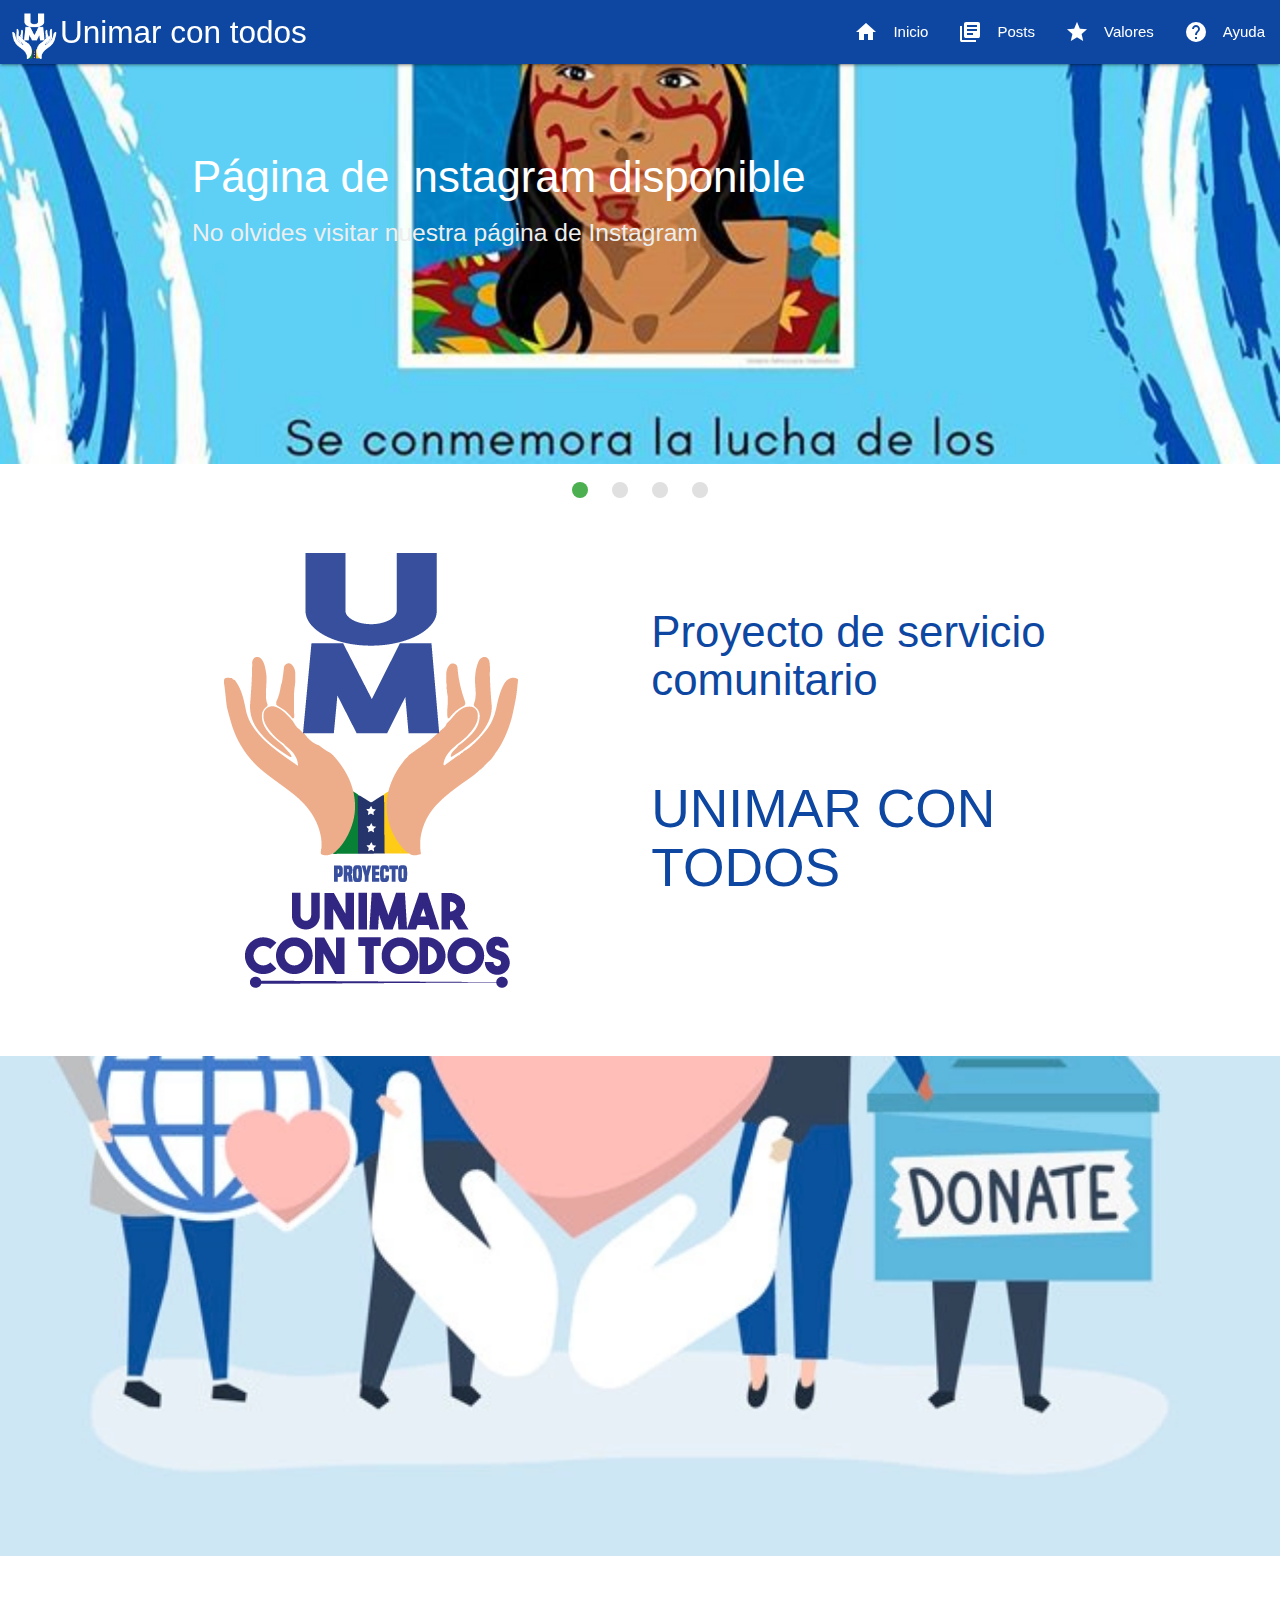
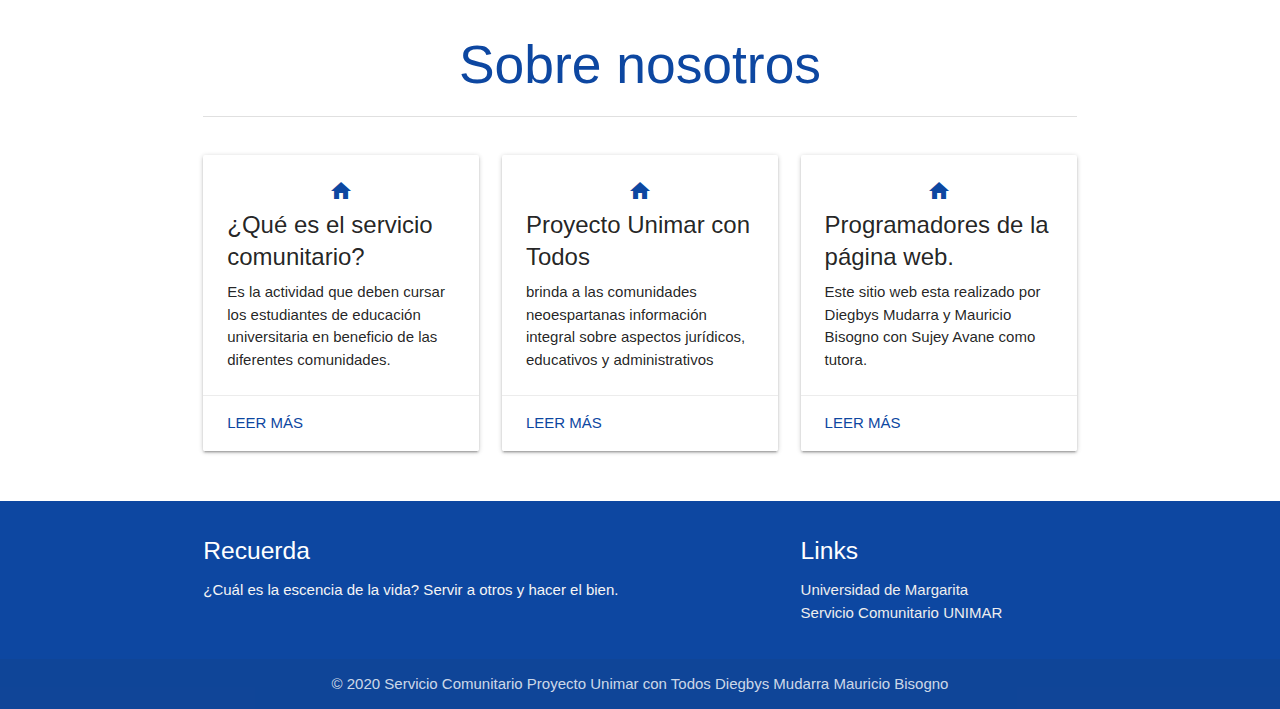
<file: docs/index.html>
<!DOCTYPE html>
<html lang="en">

<head>
    <meta charset="UTF-8">
    <meta name="viewport" content="width=device-width, initial-scale=1.0">
    <meta http-equiv="X-UA-Compatible" content="ie=edge">
    <title>Proyecto Servicio Comunitario</title>
    <link rel="stylesheet" href="Materialize/css/materialize.min.css">
    <link href="https://fonts.googleapis.com/icon?family=Material+Icons" rel="stylesheet">
    <link rel="stylesheet" href="css/styles.css">
    <link rel="stylesheet" href="https://cdnjs.cloudflare.com/ajax/libs/animate.css/4.1.1/animate.min.css" />
</head>

<body>
    <!--BARRA DE NAVEGACIÓN-->
    <div class="navbar-fixed animate__animated animate__bounce">
        <nav class="blue darken-4">
            <div class="nav-wrapper">
                <a href="#!" class="brand-logo"><img style="width: 50px; height: 50px; margin-top: 10px; margin-left: 10px;" class="responsive-img left" src="img/Logo Blanco.png" alt=""><span class="hide-on-small-only">Unimar con todos</span></a>
                <a href="#" data-target="mobile-demo" class="sidenav-trigger"><i class="material-icons">menu</i></a>
                <ul class="right hide-on-med-and-down">
                    <li><a href="#"><i class="material-icons left">home</i> Inicio</a></li>
                    <li><a href="posts.html"><i class="material-icons left">library_books</i> Posts</a></li>
                    <li><a class="dropdown-trigger" data-target='Valores' href="#"><i class="material-icons left">grade</i> Valores</a></li>
                    <li><a href="ayuda.html"><i class="material-icons left">help</i> Ayuda</a></li>
                </ul>
            </div>
        </nav>
    </div>

    <!--Desplegable de valores-->
    <ul id='Valores' class='dropdown-content'>
        <li><a class="blue-text text-darken-4" href="valoresSociedad.html">En la sociedad</a></li>
        <li><a class="blue-text text-darken-4" href="valoresPandiemia.html">Frente la pandemia</a></li>
    </ul>

    <!--BARRA DE NAVEGACIÓN PARA MOBILE-->
    <ul class="sidenav" id="mobile-demo">
        <li><a href="index.html"><i class="blue-text text-darken-4 material-icons left">home</i> Inicio</a></li>
        <li><a href="#"><i class="blue-text text-darken-4 material-icons left">library_books</i> Posts</a></li>
        <li><a class="dropdown-trigger" data-target='Valores-mobile' href="#"><i class="blue-text text-darken-4 material-icons left">grade</i> Valores</a></li>
        <li><a href="ayuda.html"><i class="blue-text text-darken-4 material-icons left">help</i> Ayuda</a></li>
    </ul>

    <!--Desplegable de valores MOBILE-->
    <ul id='Valores-mobile' class='dropdown-content'>
        <li><a class="blue-text text-darken-4" href="valoresSociedad.html">En la sociedad</a></li>
        <li><a class="blue-text text-darken-4" href="valoresPandiemia.html">Frente la pandemia</a></li>
    </ul>




    <!--Slider-->
    <section class="ElSlider animate__animated animate__fadeInLeft">
        <div class="slider">
            <ul class="slides">
                <li>
                    <img src="img/ig1.jpg">
                    <!-- random image -->
                    <div class="caption left-align">
                        <h3>Página de Instagram disponible</h3>
                        <h5 class=" light grey-text text-lighten-3">No olvides visitar nuestra página de Instagram</h5>
                    </div>
                </li>
                <li>
                    <img src="img/Cancermama1.jpg">
                    <!-- random image -->
                    <div class="caption left-align">
                        <h3>19 de Octubre</h3>
                        <h5 class="light grey-text text-lighten-3">día mundial de la lucha contrael cáncer de mama. Más información en posts.</h5>
                    </div>
                </li>
                <li>
                    <img src="img/unimarcontodos.jpg">
                    <!-- random image -->
                    <div class="caption center-align">
                        <h3>Unimar con Todos</h3>
                        <h5 class="light grey-text text-lighten-3">Proyecto de Servicio Comunitario. Más información en Sobre nosotros.</h5>
                    </div>
                </li>
                <li>
                    <img src="img/valores-p4.jpg">
                    <!-- random image -->
                    <div class="caption right-align">
                        <h3>Valores en frente de una pandemia</h3>
                        <h5 class="light grey-text text-lighten-3">Disponible en la sección de valores, además de los valores dentro de la sociedad.</h5>
                    </div>
                </li>
            </ul>
        </div>
    </section>





    <!--Presentación-->
    <section class="header section container animate__animated animate__fadeInLeft">
        <div class="row">
            <div class="col m6 s12">
                <img class="logo-oficial" src="img/PNG-LOGO-OFICIAL.png" alt="">
            </div>
            <div class="col m6 s12">
                <div class="section"></div>
                <div class="section"></div>
                <h3 class="blue-text text-darken-4">Proyecto de servicio comunitario</h3>
                </br>
                <h2 class="blue-text text-darken-4">UNIMAR CON TODOS</h2>
            </div>
        </div>
    </section>





    <!--Parallax-->
    <div class="parallax-container">
        <div class="parallax"><img src="img/unimarcontodos2.jpg"></div>
    </div>






    <!--Sobre Nosotros-->
    <div class="section"></div>
    <section class="section about-us ">
        <div class="container row">
            <div class="col s12 center">
                <h2 class="blue-text text-darken-4">Sobre nosotros</h2>
                <div class="divider"></div>
                <div class="section"></div>
            </div>
            <div class="col m4 s12">
                <div class="card">
                    <div class="card-content">
                        <p class="center"><i class="material-icons blue-text text-darken-4">home</i></p>
                        <span class="card-title">¿Qué es el servicio comunitario?</span>
                        <p>Es la actividad que deben cursar los estudiantes de educación universitaria en beneficio de las diferentes comunidades.</p>
                    </div>
                    <div class="card-action">
                        <a class="blue-text text-darken-4 modal-trigger" href="#modal1">Leer más</a>
                    </div>
                </div>
            </div>
            <div class="col m4 s12">
                <div class="card">
                    <div class="card-content">
                        <p class="center"><i class="material-icons blue-text text-darken-4">home</i></p>
                        <span class="card-title">Proyecto Unimar con Todos</span>
                        <p>brinda a las comunidades neoespartanas información integral sobre aspectos jurídicos, educativos y administrativos</p>
                    </div>
                    <div class="card-action">
                        <a class="blue-text text-darken-4 modal-trigger" href="#">Leer más</a>
                    </div>
                </div>
            </div>
            <div class="col m4 s12">
                <div class="card">
                    <div class="card-content">
                        <p class="center"><i class="material-icons blue-text text-darken-4">home</i></p>
                        <span class="card-title">Programadores de la página web.</span>
                        <p>Este sitio web esta realizado por Diegbys Mudarra y Mauricio Bisogno con Sujey Avane como tutora.</p>
                    </div>
                    <div class="card-action">
                        <a class="blue-text text-darken-4 modal-trigger" href="#modal3">Leer más</a>
                    </div>
                </div>
            </div>
        </div>
    </section>



    <!--MODALS-->
    <!-- Modal Structure -->
    <div id="modal1" class="modal modal-fixed-footer">
        <div class="modal-content">
            <h4>Servicio comunitario</h4>
            <p>Ámbito de aplicación.</p>
            <p> Espacio en el área geográfica del territorio nacional que determine la institución de educación universitaria (art. 3).</p>
            <p>Duración del Servicio Comunitario.</p>
            <p> El servicio comunitario tendrá una duración mínima de ciento veinte (120) horas académicas, cumplidas en un lapso no menor de tres (3) meses. Estas horas no deben ser más de diez (10) por día y no menos de seis (6) por semana.</p>
            <p>Principios que rigen la Ley de Servicio Comunitario</p>
            <ul>
                <li>Solidaridad</li>
                <li>Igualdad</li>
                <li>Corresponsabilidad</li>
                <li>Asistencia humanitaria</li>
                <li>Responsabilidad social</li>
                <li>Participación ciudadana</li>
                <li>Cooperación</li>
                <li>Alteridad</li>
            </ul>
            <p>Fines del Servicio Comunitario</p>
            <ul>
                <li>Fomentar en el estudiante la solidaridad y el compromiso con la comunidad como norma ética y ciudadana</li>
                <li>Hacer un acto de reciprocidad con la sociedad.</li>
                <li>Enriquecer la actividad de educación universitaria, a través del aprendizaje-servicio con la aplicación de los conocimientos adquiridos durante la formación académica, artística, cultural y deportiva.</li>
            </ul>
        </div>
        <div class="modal-footer">
            <a href="#!" class="modal-close waves-effect waves-green btn-flat">Cerrar</a>
        </div>
    </div>



    <!-- Modal Structure -->
    <div id="modal3" class="modal bottom-sheet">
        <div class="modal-content">
            <h4 class="blue-text text-darken-4">Programadores</h4>
            <ul class="collection">
                <li class="collection-item avatar">
                    <img src="img/mauricio.jpg" alt="" class="circle">
                    <span class="title">Mauricio Bisogno</span>
                    <p>Estudiante de Ingeniería en Sistemas <br> C.I V-27.125.516
                    </p>
                    <a href="#!" class="secondary-content blue-text text-darken-4"><i class="material-icons">account_box</i></a>
                </li>
                <li class="collection-item avatar">
                    <img src="img/diegbys.jpg" alt="" class="circle">
                    <span class="title">Title</span>
                    <p>Estudiante de Ingeniería en Sistemas, Desarrollador Web Front-End en Grupos Leiros <br> C.I V-27.873.480
                    </p>
                    <a href="#!" class="secondary-content blue-text text-darken-4"><i class="material-icons">account_box</i></a>
                </li>
            </ul>

        </div>
        <div class="modal-footer">
            <a href="#!" class="modal-close waves-effect waves-green btn-flat">Cerrar</a>
        </div>
    </div>




    <!--FOOTER-->
    <footer class="page-footer blue darken-4">
        <div class="container">
            <div class="row">
                <div class="col l6 s12">
                    <h5 class="white-text">Recuerda</h5>
                    <p class="grey-text text-lighten-4">¿Cuál es la escencia de la vida? Servir a otros y hacer el bien.</p>
                </div>
                <div class="col l4 offset-l2 s12">
                    <h5 class="white-text">Links</h5>
                    <ul>
                        <li><a class="grey-text text-lighten-3" href="http://www.unimar.edu.ve/unimarportal/index.php">Universidad de Margarita</a></li>
                        <li><a class="grey-text text-lighten-3" href="http://www.unimar.edu.ve/unimarportal/universidad/servicio-comunitario.php">Servicio Comunitario UNIMAR</a></li>
                    </ul>
                </div>
            </div>
        </div>
        <div class="footer-copyright">
            <div class="container center">
                © 2020 Servicio Comunitario Proyecto Unimar con Todos Diegbys Mudarra Mauricio Bisogno
            </div>
        </div>
    </footer>


    <script src="Materialize/js/materialize.min.js"></script>
    <script src="js/main.js"></script>
</body>

</html>
</file>
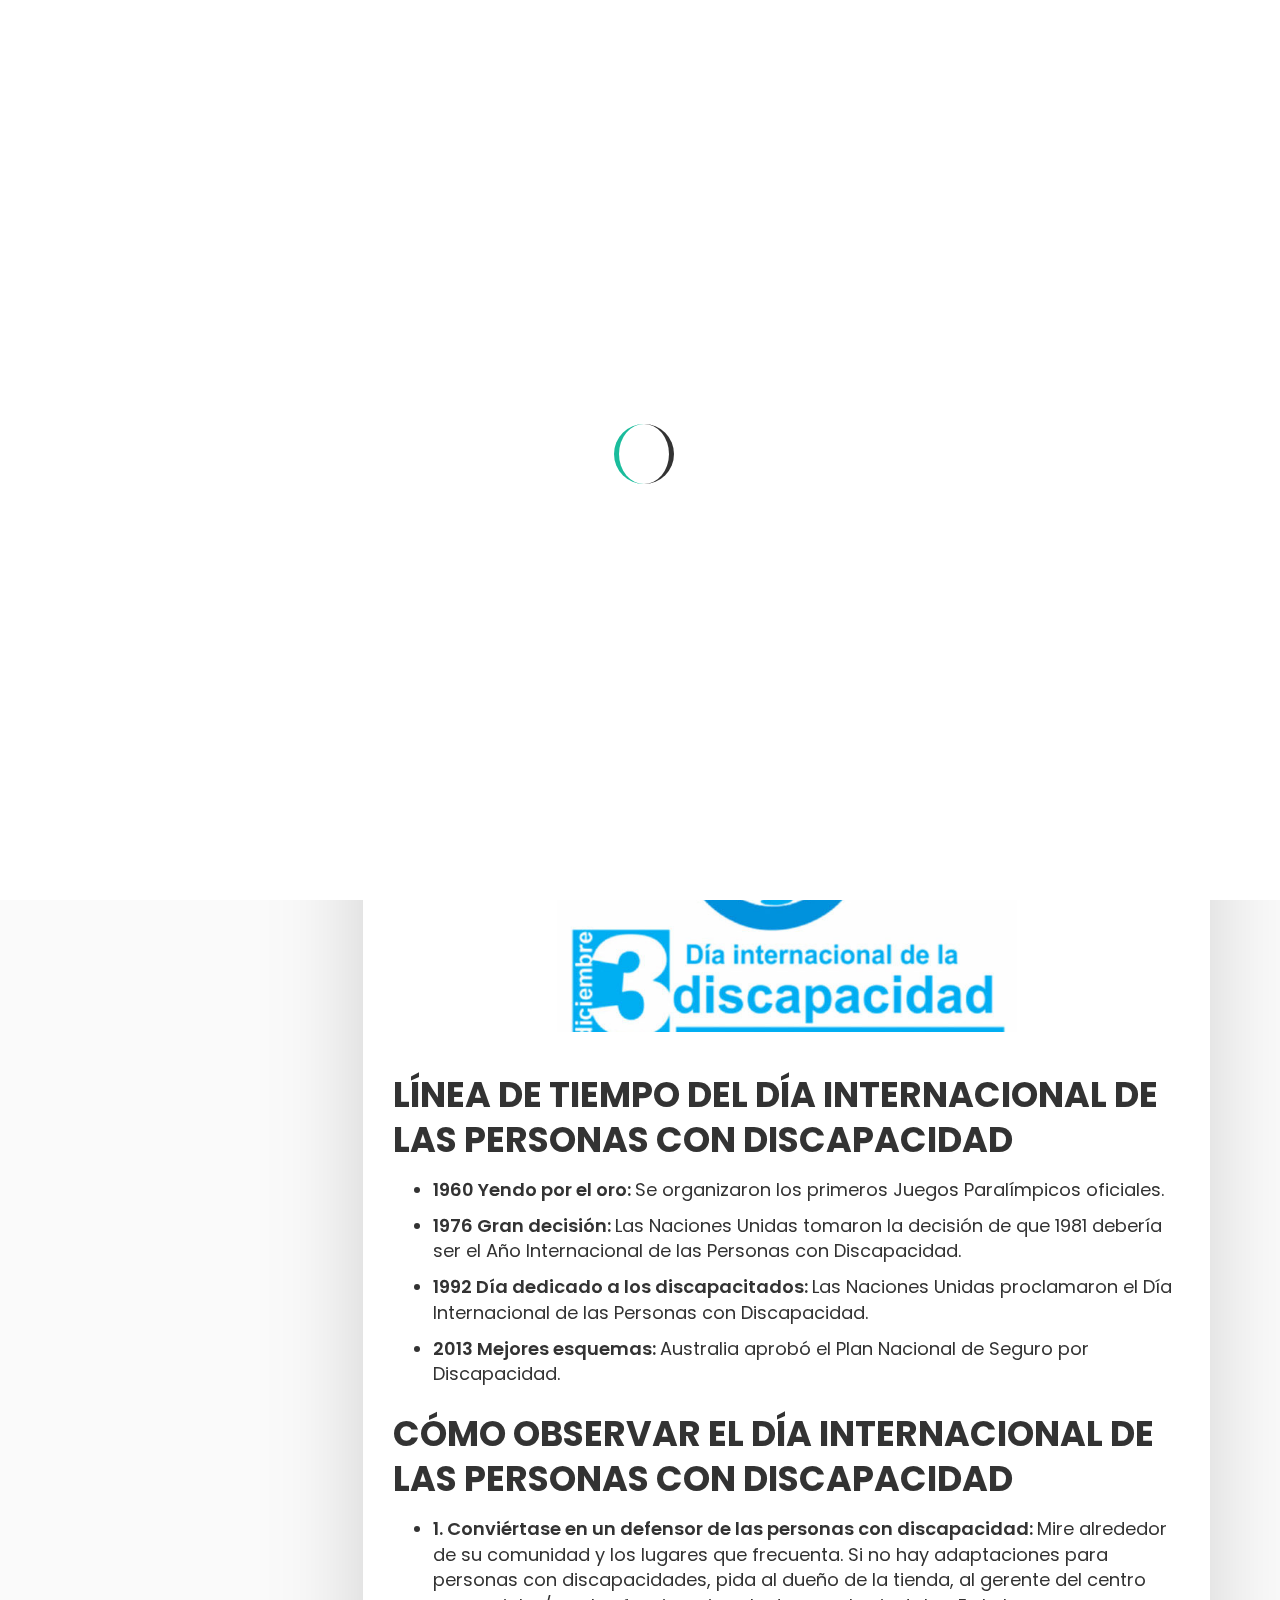
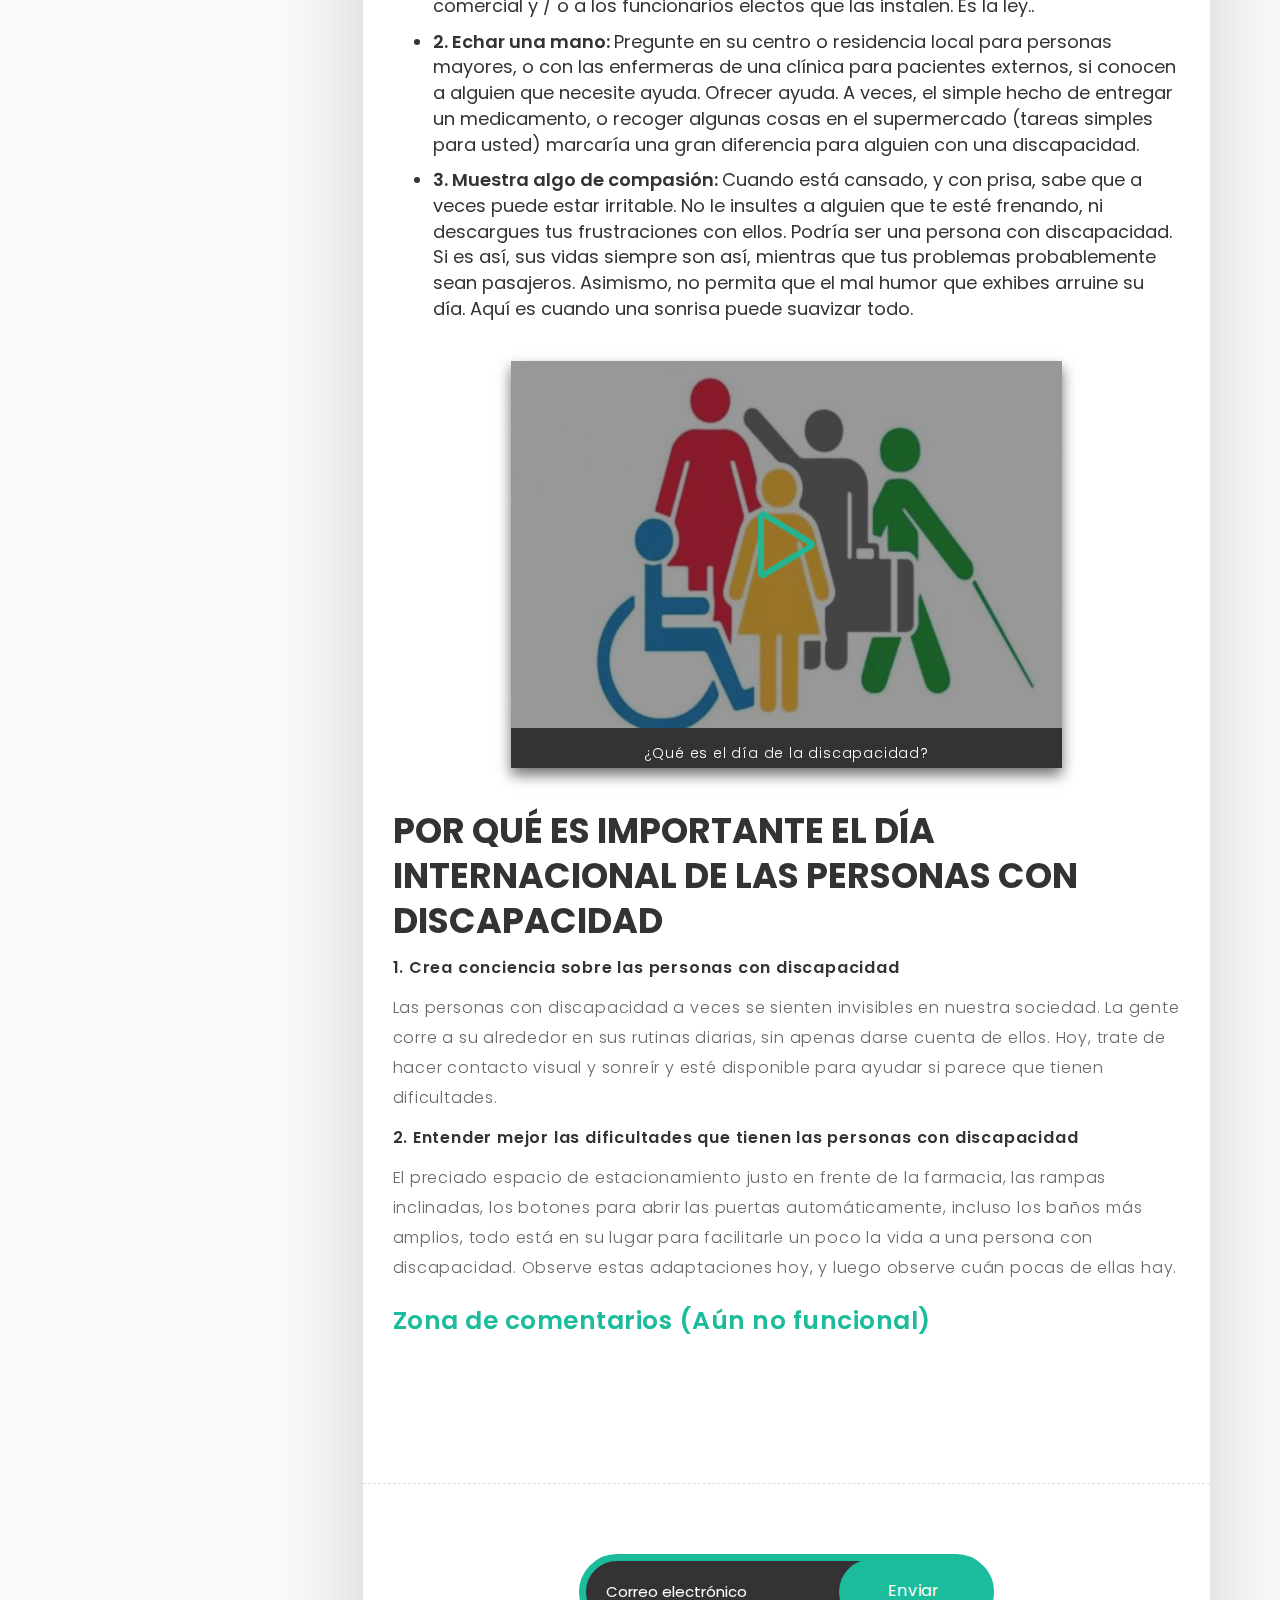
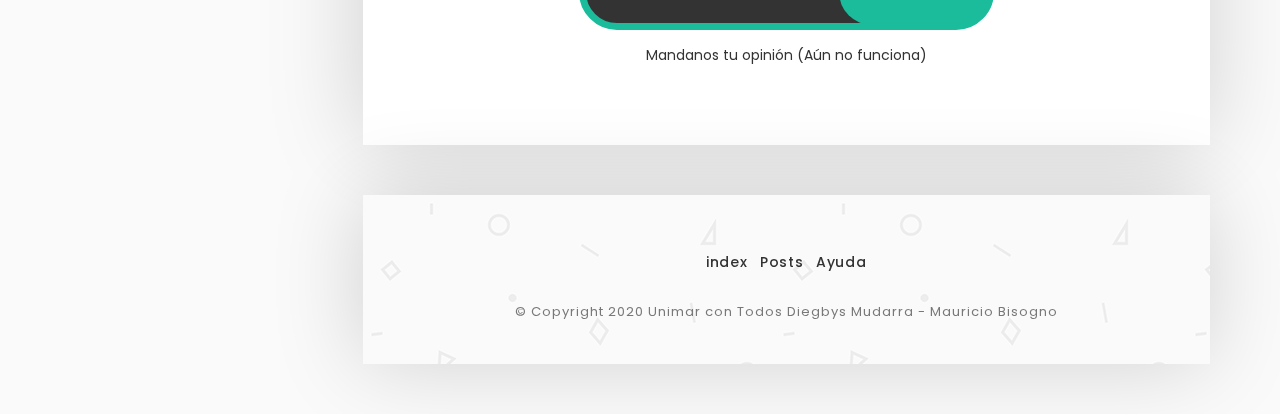
<file: docs/dia_discapacidad.html>
<!DOCTYPE html>
<html lang="en">

<head>

    <!-- Meta Tag -->
    <meta charset="UTF-8">
    <meta name="viewport" content="width=device-width, initial-scale=1.0">
    <meta http-equiv="X-UA-Compatible" content="IE=edge">

    <!-- SEO -->
    <meta name="description" content="150 words">
    <meta name="author" content="uipasta">
    <meta name="url" content="http://www.yourdomainname.com">
    <meta name="copyright" content="company name">
    <meta name="robots" content="index,follow">


    <title>Unimar con todos</title>

    <!-- Favicon -->
    <link rel="icon" href="img/Logo Blanco.png" type="image/png" />
    <link rel="apple-touch-icon" sizes="144x144" type="image/x-icon" href="images/favicon/apple-touch-icon.png">

    <!-- All CSS Plugins -->
    <link rel="stylesheet" type="text/css" href="css/plugin.css">

    <!-- Main CSS Stylesheet -->
    <link rel="stylesheet" type="text/css" href="css/style.css">

    <!-- Google Web Fonts  -->
    <link rel="stylesheet" href="https://fonts.googleapis.com/css?family=Poppins:400,300,500,600,700">

    <!-- Syntax Highlighter  -->
    <link rel="stylesheet" type="text/css" href="css/syntax/shCore.css">
    <link rel="stylesheet" type="text/css" href="css/syntax/shThemeDefault.css">


    <!-- HTML5 shiv and Respond.js support IE8 or Older for HTML5 elements and media queries -->
    <!--[if lt IE 9]>
	   <script src="https://oss.maxcdn.com/html5shiv/3.7.3/html5shiv.min.js"></script>
	   <script src="https://oss.maxcdn.com/respond/1.4.2/respond.min.js"></script>
    <![endif]-->


</head>

<body>



    <!-- Preloader Start -->
    <div class="preloader">
        <div class="rounder"></div>
    </div>
    <!-- Preloader End -->




    <div id="main">
        <div class="container">
            <div class="row">



                <!-- About Me (Left Sidebar) Start -->
                <div class="col-md-3">
                    <div class="about-fixed">

                        <div class="my-pic">
                            <img src="img/PNG-LOGO-OFICIAL.png" alt="">
                            <a href="javascript:void(0)" class="collapsed" data-target="#menu" data-toggle="collapse"><i
                                    class="icon-menu menu"></i></a>
                            <div id="menu" class="collapse">
                                <ul class="menu-link">
                                    <li><a href="index.php">Inicio</a></li>
                                    <li><a href="posts.php">Post</a></li>
                                    <li><a href="ayuda.php">Ayuda</a></li>
                                </ul>
                            </div>
                        </div>



                        <div class="my-detail">

                            <div class="white-spacing">
                                <h1>Mauricio Bisogno</h1>
                                <span> Diegbys Mudarra</span>
                            </div>

                            <!-- <ul class="social-icon">
                <li><a href="#" target="_blank" class="facebook"><i class="fa fa-facebook"></i></a></li>
                <li><a href="#" target="_blank" class="twitter"><i class="fa fa-twitter"></i></a></li>
                <li><a href="#" target="_blank" class="linkedin"><i class="fa fa-linkedin"></i></a></li>
                <li><a href="#" target="_blank" class="github"><i class="fa fa-github"></i></a></li>
              </ul> -->

                        </div>
                    </div>
                </div>
                <!-- About Me (Left Sidebar) End -->





                <!-- Blog Post (Right Sidebar) Start -->
                <div class="col-md-9">
                    <div class="col-md-12 page-body">
                        <div class="row">


                            <div class="sub-title">
                                <a href="posts.php" title="Go to Home Page">
                                    <h2>Volver</h2>
                                </a>
                                <a href="#comment" class="smoth-scroll"><i class="icon-bubbles"></i></a>
                            </div>


                            <div class="col-md-12 content-page">
                                <div class="col-md-12 blog-post">


                                    <!-- Post Headline Start -->
                                    <div class="post-title">
                                        <h1>DÍA INTERNACIONAL DE LAS PERSONAS CON DISCAPACIDAD</h1>
                                    </div>
                                    <!-- Post Headline End -->


                                    <!-- Post Detail Start -->
                                    <div class="post-info">
                                        <span>5 diciembre de 2020 / by <a href="#" target="_blank">Mauricio
                                                Bisogno</a></span>
                                    </div>
                                    <!-- Post Detail End -->


                                    <p>El Día Internacional de las Personas con Discapacidades, el 3 de diciembre, es un
                                        día para ayudar a todos a ser más compasivos y comprensivos de los desafíos que
                                        enfrentan las personas con discapacidades. El día no discrimina entre
                                        discapacidades mentales y físicas, y el espíritu del día es garantizar que todas
                                        las personas en el mundo tengan las mismas oportunidades de trabajo, juego,
                                        salud y éxito. Las personas con discapacidad pueden ser y muy a menudo son
                                        miembros valiosos y contribuyentes de la sociedad, y hoy se trata de
                                        apreciarlos.
                                    </p>

                                    <!-- Post Image Start -->
                                    <div class="post-image margin-top-40 margin-bottom-40">
                                        <img src="img/discapacidad1.jpg" alt="">

                                        </p>
                                    </div>
                                    <!-- Post Image End -->


                                    <div class="post-title">
                                        <h1>LÍNEA DE TIEMPO DEL DÍA INTERNACIONAL DE LAS PERSONAS CON DISCAPACIDAD</h1>
                                    </div>

                                    <!-- Post List Style Start -->
                                    <div class="list">
                                        <ul>
                                            <li><b>1960 Yendo por el oro: </b> Se organizaron los primeros Juegos
                                                Paralímpicos oficiales.</li>
                                            <li><b>1976 Gran decisión: </b> Las Naciones Unidas tomaron la decisión de
                                                que 1981 debería ser el Año Internacional de las Personas con
                                                Discapacidad.</li>
                                            <li><b>1992 Día dedicado a los discapacitados: </b> Las Naciones Unidas
                                                proclamaron el Día Internacional de las Personas con Discapacidad.</li>
                                            <li><b>2013 Mejores esquemas: </b> Australia aprobó el Plan Nacional de
                                                Seguro por Discapacidad.</li>

                                        </ul>
                                    </div>

                                    <div class="post-title">
                                        <h1>CÓMO OBSERVAR EL DÍA INTERNACIONAL DE LAS PERSONAS CON DISCAPACIDAD</h1>
                                    </div>
                                    <div class="list">
                                        <ul>
                                            <li><b>1. Conviértase en un defensor de las personas con discapacidad: </b>
                                                Mire alrededor de su comunidad y los lugares que frecuenta. Si no hay adaptaciones para personas con discapacidades, pida al dueño de la tienda, al gerente del centro comercial y / o a los funcionarios electos que las instalen. Es la ley..</li>
                                            <li><b>2.	Echar una mano: </b> Pregunte en su centro o residencia local para personas mayores, o con las enfermeras de una clínica para pacientes externos, si conocen a alguien que necesite ayuda. Ofrecer ayuda. A veces, el simple hecho de entregar un medicamento, o recoger algunas cosas en el supermercado (tareas simples para usted) marcaría una gran diferencia para alguien con una discapacidad.</li>
                                            <li><b>3.	Muestra algo de compasión: </b> Cuando está cansado, y con prisa, sabe que a veces puede estar irritable. No le insultes a alguien que te esté frenando, ni descargues tus frustraciones con ellos. Podría ser una persona con discapacidad. Si es así, sus vidas siempre son así, mientras que tus problemas probablemente sean pasajeros. Asimismo, no permita que el mal humor que exhibes arruine su día. Aquí es cuando una sonrisa puede suavizar todo.</li>
                                        </ul>
                                    </div>

                                    <!-- Post List Style End -->

                                    <!-- Post Video Tutorial Start -->
                                    <div class="video-box margin-top-40 margin-bottom-40">
                                        <div class="video-tutorial">
                                            <a class="video-popup" href="https://www.youtube.com/watch?v=3lw0c2gj3i4"
                                                title="Video Tutorial">
                                                <img src="img/discapacidad2.jpg" alt="">
                                            </a>
                                        </div>
                                        <p>¿Qué es el día de la discapacidad?</p>
                                    </div>
                                    <!-- Post Video Tutorial End -->



                                    <div class="post-title">
                                        <h1>POR QUÉ ES IMPORTANTE EL DÍA INTERNACIONAL DE LAS PERSONAS CON DISCAPACIDAD</h1>
                                    </div>
                                    <p><b>1.	Crea conciencia sobre las personas con discapacidad</b></p>
                                    <p>Las personas con discapacidad a veces se sienten invisibles en nuestra sociedad. La gente corre a su alrededor en sus rutinas diarias, sin apenas darse cuenta de ellos. Hoy, trate de hacer contacto visual y sonreír y esté disponible para ayudar si parece que tienen dificultades.</p>
                                    <p><b>2.	Entender mejor las dificultades que tienen las personas con discapacidad</b></p>
                                    <p>El preciado espacio de estacionamiento justo en frente de la farmacia, las rampas inclinadas, los botones para abrir las puertas automáticamente, incluso los baños más amplios, todo está en su lugar para facilitarle un poco la vida a una persona con discapacidad. Observe estas adaptaciones hoy, y luego observe cuán pocas de ellas hay.</p>




                                    <!-- Post Comment (Disqus) Start -->
                                    <div id="comment" class="comment">
                                        <h3>Zona de comentarios (Aún no funcional)</h3>


                                        <!-- Disqus Code Start  (Please Note: Disqus will not be load on local, You have to upload it on server.)-->
                                        <div id="disqus_thread"></div>
                                        <script>

                                            /***  RECOMMENDED CONFIGURATION VARIABLES: EDIT AND UNCOMMENT THE SECTION BELOW TO INSERT DYNAMIC VALUES FROM YOUR PLATFORM OR CMS. LEARN WHY DEFINING THESE VARIABLES IS IMPORTANT: https://disqus.com/admin/universalcode/#configuration-variables.
                                              	
                                                var disqus_config = function () {
                                                this.page.url = PAGE_URL;  // Replace PAGE_URL with your page's canonical URL variable
                                                this.page.identifier = PAGE_IDENTIFIER; // Replace PAGE_IDENTIFIER with your page's unique identifier variable
                                                };
                                                */

                                            (function () { // DON'T EDIT BELOW THIS LINE
                                                var d = document, s = d.createElement('script');
                                                s.src = '//uipasta.disqus.com/embed.js';   // Please change the url from your own disqus id
                                                s.setAttribute('data-timestamp', +new Date());
                                                (d.head || d.body).appendChild(s);
                                            })();
                                        </script>
                                        <noscript>Please enable JavaScript to view the <a
                                                href="https://disqus.com/?ref_noscript">comments
                                                powered by Disqus.</a></noscript>
                                        <!-- Disqus Code End -->

                                    </div>
                                    <!-- Post Comment (Disqus) End -->



                                </div>
                            </div>

                        </div>



                        <!-- Subscribe Form Start -->
                        <div class="col-md-8 col-md-offset-2">
                            <form id="mc-form" method="post"
                                action="http://uipasta.us14.list-manage.com/subscribe/post?u=854825d502cdc101233c08a21&amp;id=86e84d44b7">

                                <div class="subscribe-form margin-top-20">
                                    <input id="mc-email" type="email" placeholder="Correo electrónico"
                                        class="text-input">
                                    <button class="submit-btn" type="submit">Enviar</button>
                                </div>
                                <p>Mandanos tu opinión (Aún no funciona)</p>
                                <label for="mc-email" class="mc-label"></label>
                            </form>

                        </div>
                        <!-- Subscribe Form End -->


                    </div>



                    <!-- Footer Start -->
                    <div class="col-md-12 page-body margin-top-50 footer">
                        <footer>
                            <ul class="menu-link">
                                <li><a href="index.php">index</a></li>
                                <li><a href="posts.php">Posts</a></li>
                                <li><a href="work.html">Ayuda</a></li>
                            </ul>

                            <p>© Copyright 2020 Unimar con Todos Diegbys Mudarra - Mauricio Bisogno</p>


                            <!-- UiPasta Credit Start -->
                            <!-- <div class="uipasta-credit">Design By <a href="http://www.uipasta.com" target="_blank">UiPasta</a></div> -->
                            <!-- UiPasta Credit End -->


                        </footer>
                    </div>
                    <!-- Footer End -->


                </div>
                <!-- Blog Post (Right Sidebar) End -->

            </div>
        </div>
    </div>




    <!-- Endpage Box (Popup When Scroll Down) Start -->
    <div id="scroll-down-popup" class="endpage-box">
        <h4>Recuerda</h4>
        <a href="posts.php">Leer nuestros otros posts informativos</a>
    </div>
    <!-- Endpage Box (Popup When Scroll Down) End -->




    <!-- Back to Top Start -->
    <a href="#" class="scroll-to-top"><i class="fa fa-long-arrow-up"></i></a>
    <!-- Back to Top End -->


    <!-- All Javascript Plugins  -->
    <script type="text/javascript" src="js/jquery.min.js"></script>
    <script type="text/javascript" src="js/plugin.js"></script>

    <!-- Main Javascript File  -->
    <script type="text/javascript" src="js/scripts.js"></script>

    <!-- Syntax Highlighter Javascript File  -->
    <script type="text/javascript" src="js/syntax/shCore.js"></script>
    <script type="text/javascript" src="js/syntax/shBrushCss.js"></script>
    <script type="text/javascript" src="js/syntax/shBrushJScript.js"></script>
    <script type="text/javascript" src="js/syntax/shBrushPerl.js"></script>
    <script type="text/javascript" src="js/syntax/shBrushPhp.js"></script>
    <script type="text/javascript" src="js/syntax/shBrushPlain.js"></script>
    <script type="text/javascript" src="js/syntax/shBrushPython.js"></script>
    <script type="text/javascript" src="js/syntax/shBrushRuby.js"></script>
    <script type="text/javascript" src="js/syntax/shBrushSql.js"></script>
    <script type="text/javascript" src="js/syntax/shBrushVb.js"></script>
    <script type="text/javascript" src="js/syntax/shBrushXml.js"></script>

    <!-- Syntax Highlighter Call Function -->
    <script type="text/javascript">
        SyntaxHighlighter.config.clipboardSwf = 'js/syntax/clipboard.swf';
        SyntaxHighlighter.all();
    </script>


</body>

</html>
</file>
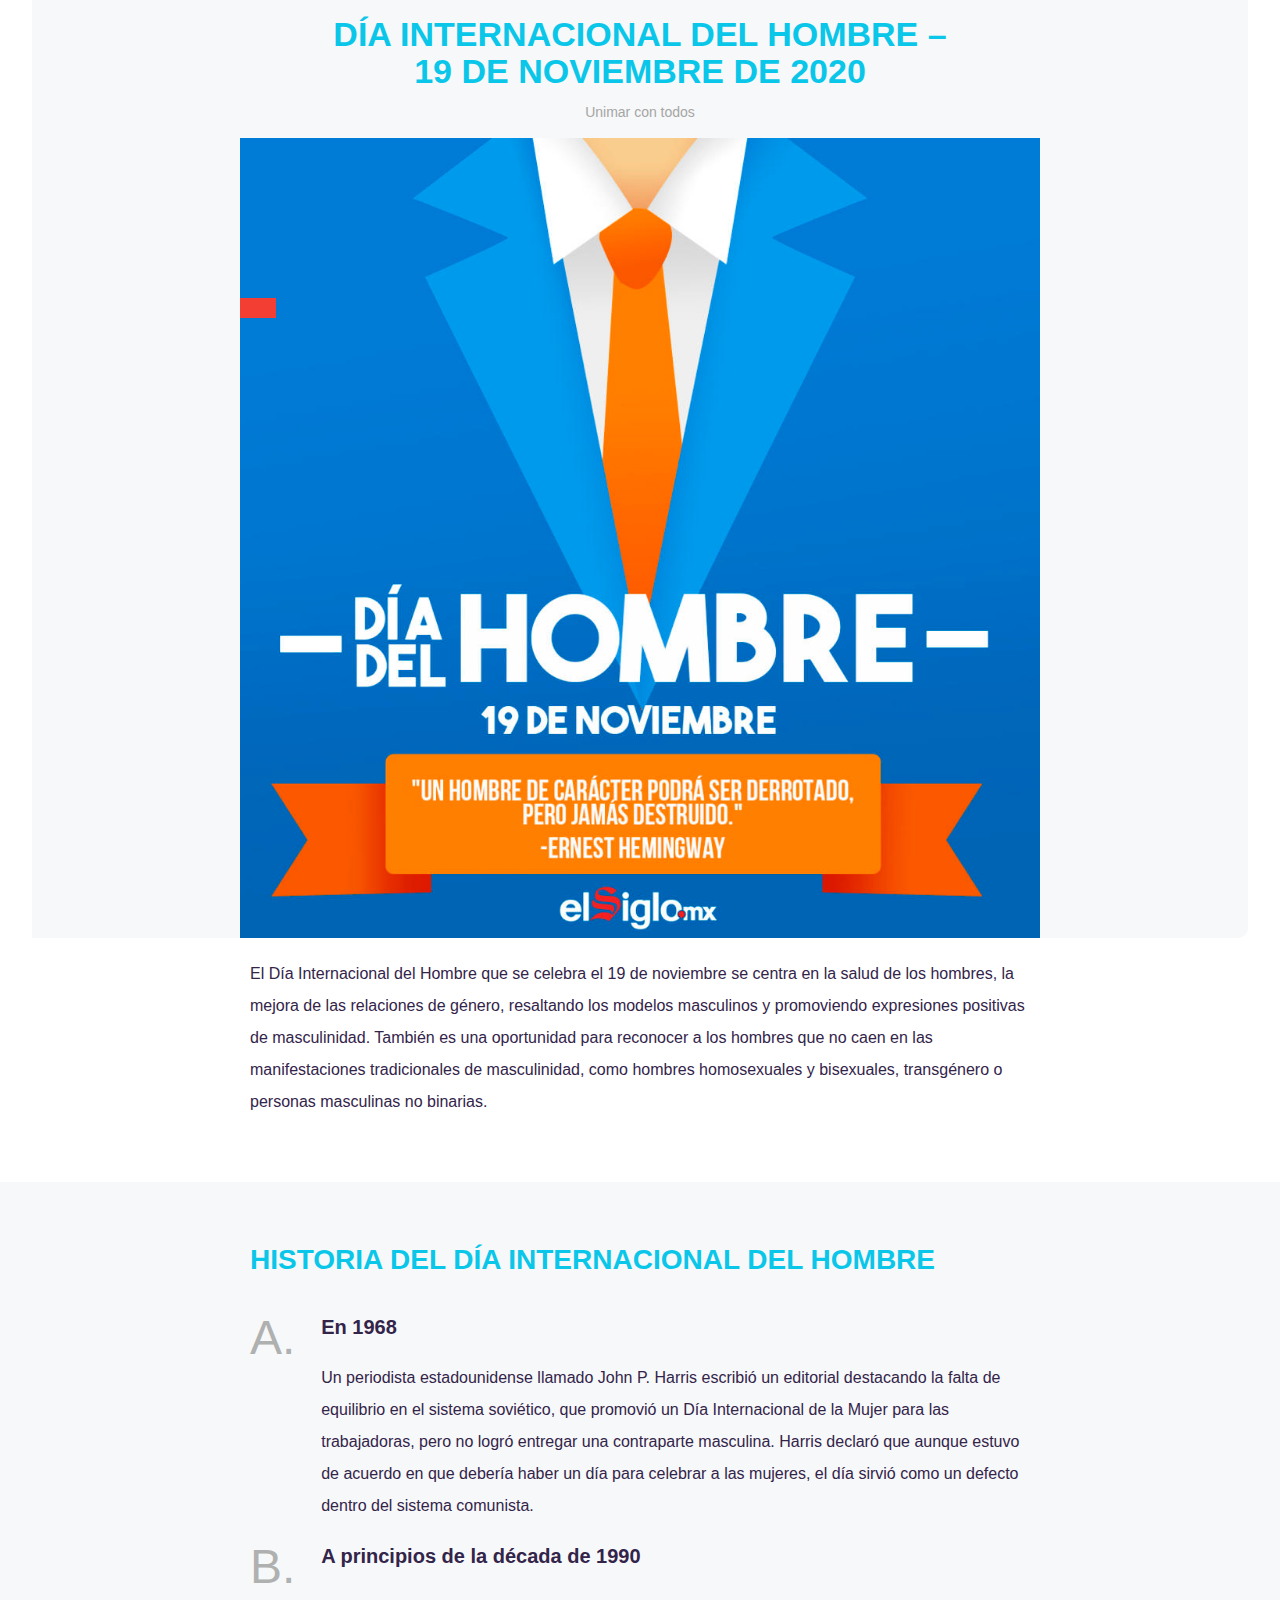
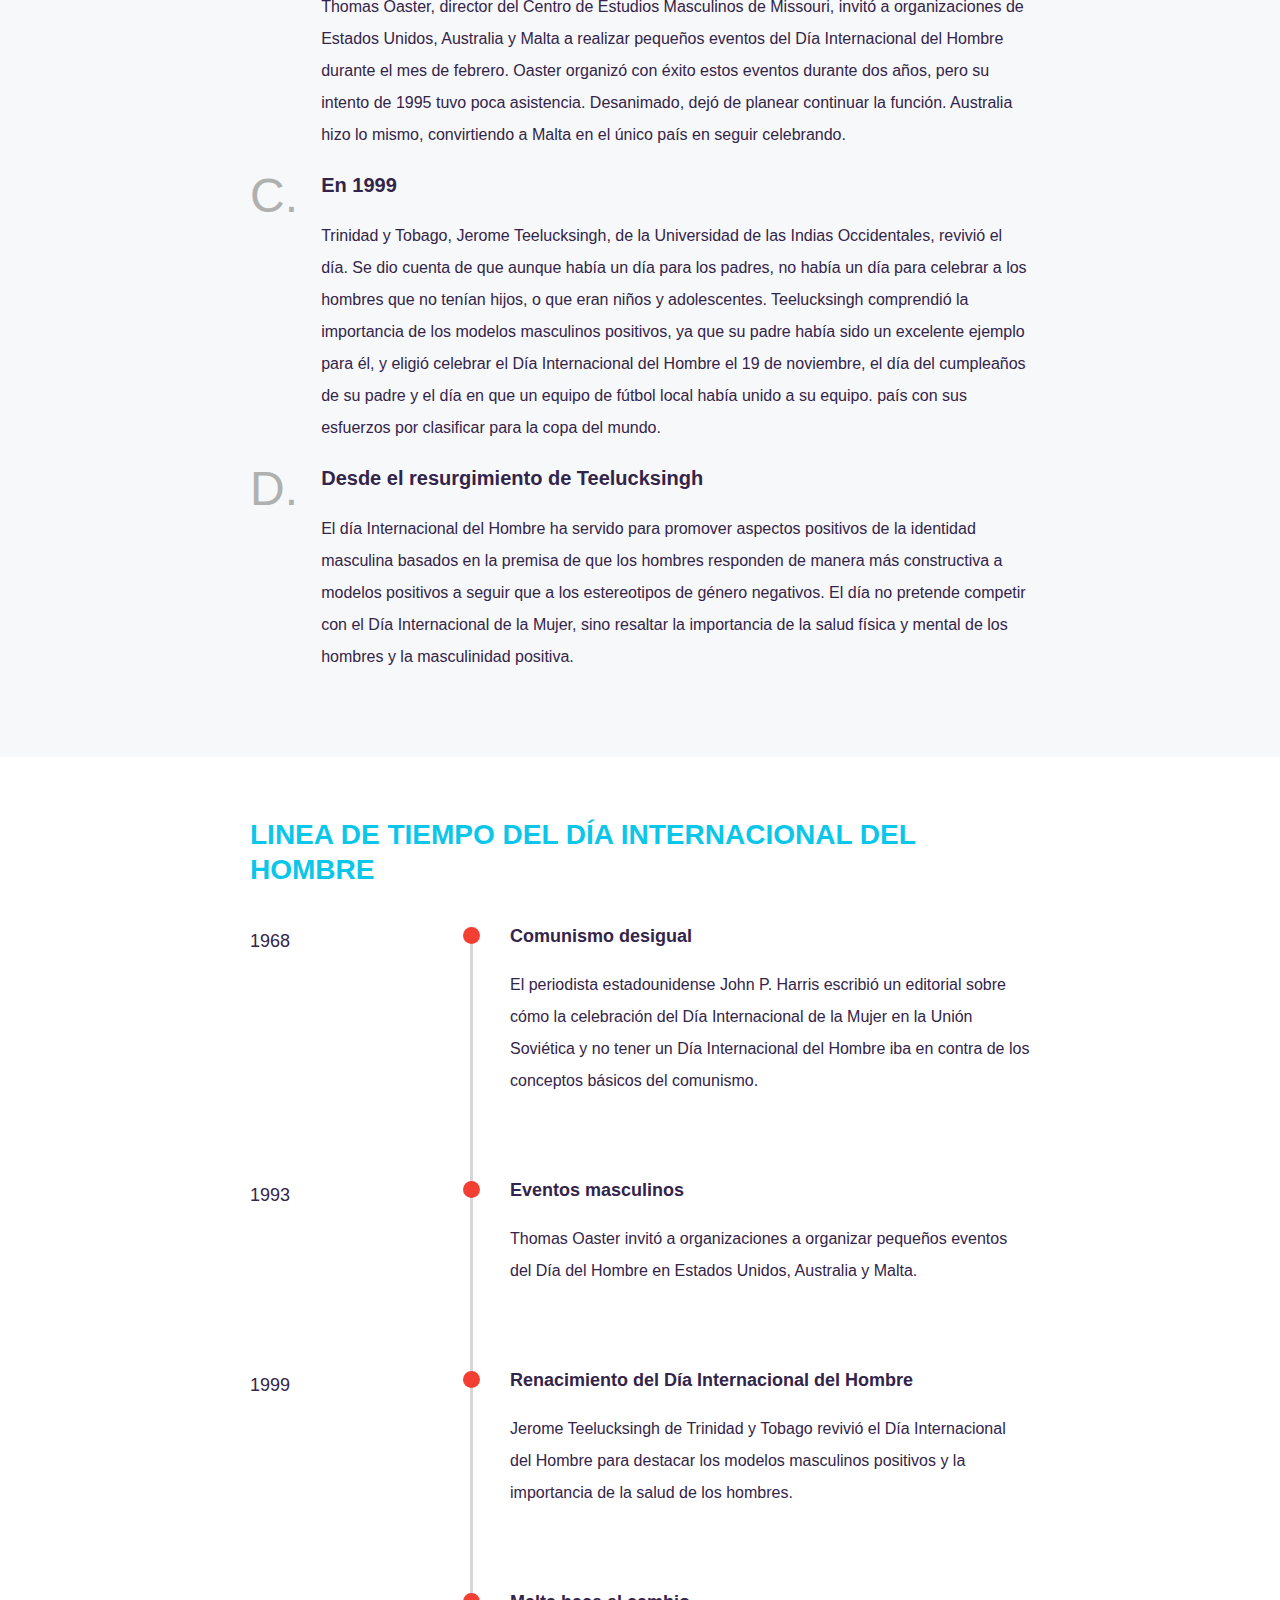
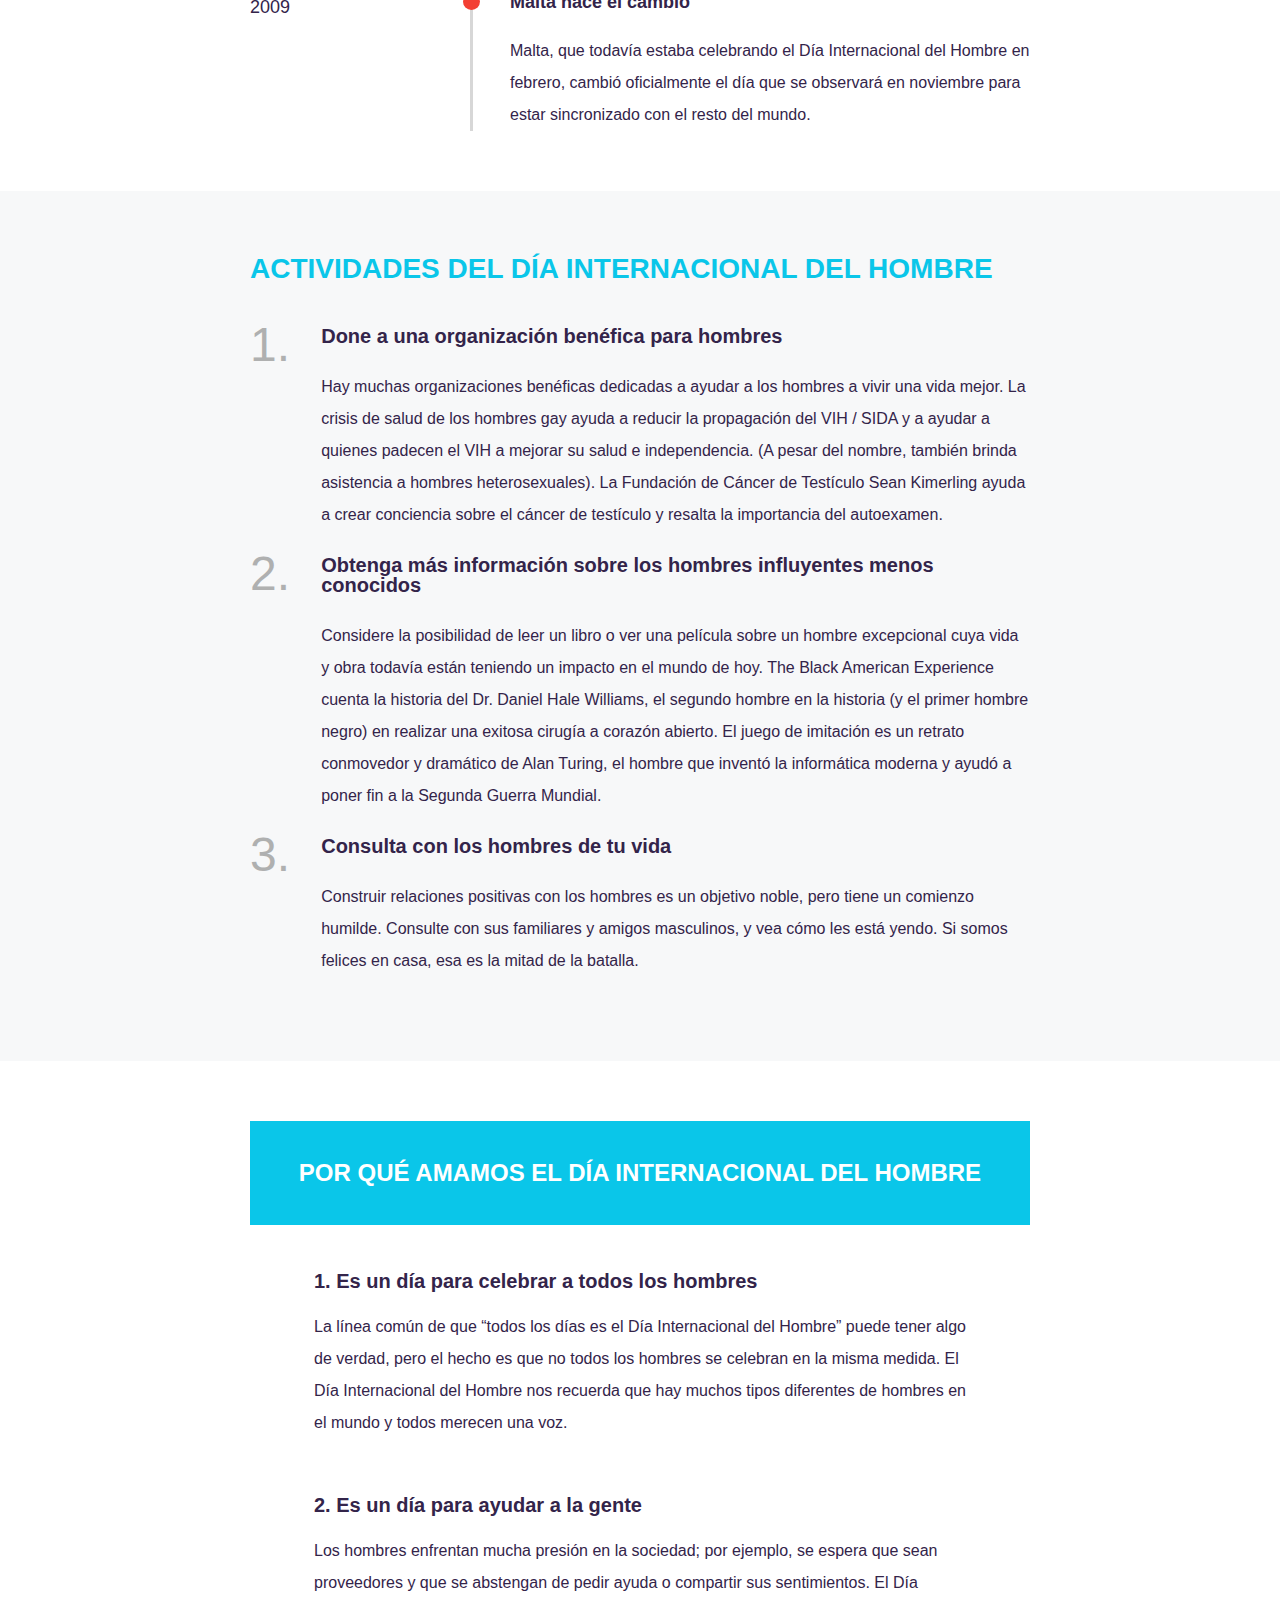
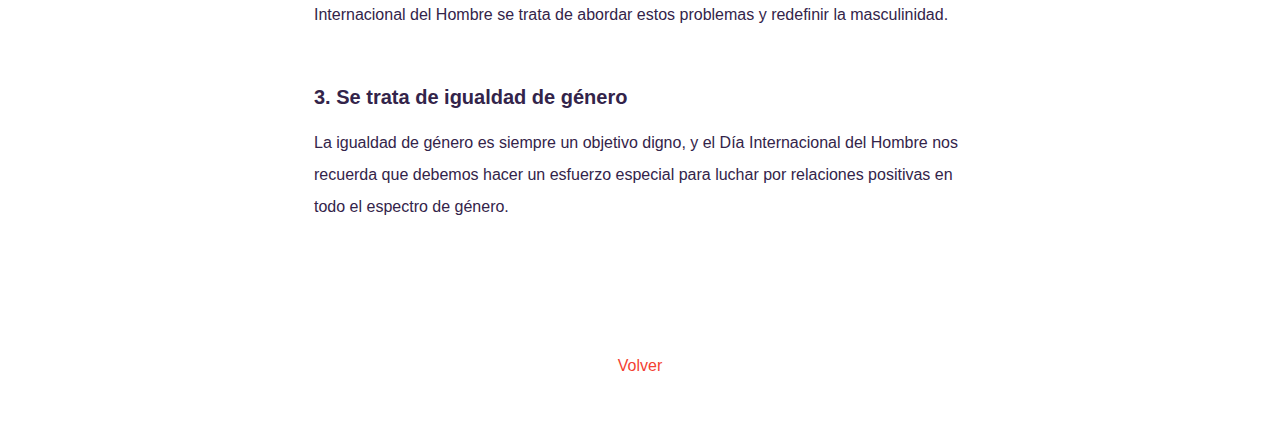
<file: docs/dia_In_hombre.html>
<!DOCTYPE html>
<html>
<head>
    <meta http-equiv="content-type" content="text/html; charset=UTF-8">
    <meta charset="UTF-8">
    <meta name="viewport" content="width=device-width, initial-scale=1">
    <link media="all" href="css/autoptimize_0215d2672de0975f27e0f5bfac59507c.css" rel="stylesheet">
    <title>Día internacional del hombre</title>
</head>
<body class="months-template-default single single-months postid-16281" style="padding-top: 0px; padding-bottom: 0px;">
    <div id="content" class="site-content">
        <div id="primary">
            <div id="main" role="main" class="site-main">
                <div id="post-16281" class="holiday post-16281 months type-months status-publish has-post-thumbnail hentry category-us tag-cultural tag-educational-holidays tag-health topic-health-holidays">
                    <header class="entry-header holiday-header">
                        <div id="contentHeader" class="holiday-header-content content-area">
                            <div class="holiday-content-inner">
                                <div class="holiday-location-fave">
                                </div>
                                <div class="holiday-title">
                                    <h1 class="entry-title">DÍA INTERNACIONAL DEL HOMBRE – <nobr>19 DE NOVIEMBRE DE 2020</nobr>
                                    </h1>
                                </div>
                                <div class="holiday-tags">Unimar con todos</div>
                            </div>
                        </div>
                        <!-- <div class="mobile-nt-share nt-scrolled" id="mobileNT">
                            <div class="swp_social_panel swp_horizontal_panel swp_flat_fresh  swp_default_full_color swp_other_full_color swp_individual_full_color scale-100 scale-full_width" data-min-width="1100" data-float-color="#ffffff" data-float="none" data-float-mobile="none" data-transition="slide" data-post-id="16281">
                                <div class="nc_tweetContainer swp_share_button swp_facebook" data-network="facebook"><a class="nc_tweet swp_share_link" rel="nofollow noreferrer noopener" target="_blank" href="https://www.facebook.com/share.php?u=https%3A%2F%2Fnationaltoday.com%2Fbreast-cancer-awareness-month%2F" data-link="https://www.facebook.com/share.php?u=https%3A%2F%2Fnationaltoday.com%2Fbreast-cancer-awareness-month%2F"><span class="iconFiller"><span class="spaceManWilly"><i class="sw swp_facebook_icon"></i><span class="swp_share">Share</span></span></span><span class="swp_count">478</span></a></div>
                                <div class="nc_tweetContainer swp_share_button swp_twitter" data-network="twitter"><a class="nc_tweet swp_share_link" rel="nofollow noreferrer noopener" target="_blank" href="https://twitter.com/intent/tweet?text=%E2%80%8BBreast+Cancer+Awareness+Month+-+October&amp;url=https%3A%2F%2Fnationaltoday.com%2Fbreast-cancer-awareness-month%2F&amp;via=natltoday" data-link="https://twitter.com/intent/tweet?text=%E2%80%8BBreast+Cancer+Awareness+Month+-+October&amp;url=https%3A%2F%2Fnationaltoday.com%2Fbreast-cancer-awareness-month%2F&amp;via=natltoday"><span class="swp_count swp_hide"><span class="iconFiller"><span class="spaceManWilly"><i class="sw swp_twitter_icon"></i><span class="swp_share">Tweet</span></span></span></span></a></div>
                                <div class="nc_tweetContainer swp_share_button swp_pinterest" data-network="pinterest"><a rel="nofollow noreferrer noopener" class="nc_tweet swp_share_link noPop"><span class="iconFiller"><span class="spaceManWilly"><i class="sw swp_pinterest_icon"></i><span class="swp_share">Pin</span></span></span><span class="swp_count">11</span></a></div>
                                <div class="nc_tweetContainer swp_share_button total_shares total_sharesalt"><span class="swp_count ">489 <span class="swp_label">Shares</span></span></div>
                            </div>
                        </div> -->
                        <div class="holiday-image">
                            <div class="post-thumbnail">
                                <picture>
                                    <source media="(min-width: 768px)" srcset="img/dia_hombre_2.jpeg">
                                    <source srcset="https://mk0nationaltodayijln.kinstacdn.com/wp-content/uploads/2019/10/breast-cancer-aware-640x514.jpg"> <img src="%E2%80%8BBreast%20Cancer%20Awareness%20Month_files/breast-cancer-aware-640x514.jpg" alt=""> </picture>
                            </div>
                            <div class="holiday-date-box">
                                <div class="ntdb"> <span class="ntdb-holiday-month"></span></div>
                            </div>
                        </div>
                    </header>
                    <div class="page-content-wrap">
                        <div class="holiday-section holiday-content">
                            <div class="entry-content content-area ">
                                <div class="entry-content-inner">
                                    <p>El Día Internacional del Hombre que se celebra el 19 de noviembre se centra en la salud de los hombres, la mejora de las relaciones de género, resaltando los modelos masculinos y promoviendo expresiones positivas de masculinidad. También es una oportunidad para reconocer a los hombres que no caen en las manifestaciones tradicionales de masculinidad, como hombres homosexuales y bisexuales, transgénero o personas masculinas no binarias.</p>
                                    <div class="swp-hidden-panel-wrap" style="display: none; visibility: collapse; opacity: 0">
                                        <div class="swp_social_panel swp_horizontal_panel swp_flat_fresh  swp_default_full_color swp_other_full_color swp_individual_full_color scale-100 scale-full_width" data-min-width="1100" data-float-color="#ffffff" data-float="none" data-float-mobile="none" data-transition="slide" data-post-id="16281">
                                            <div class="nc_tweetContainer swp_share_button swp_facebook" data-network="facebook"><a class="nc_tweet swp_share_link" rel="nofollow noreferrer noopener" target="_blank" href="https://www.facebook.com/share.php?u=https%3A%2F%2Fnationaltoday.com%2Fbreast-cancer-awareness-month%2F" data-link="https://www.facebook.com/share.php?u=https%3A%2F%2Fnationaltoday.com%2Fbreast-cancer-awareness-month%2F"><span class="iconFiller"><span class="spaceManWilly"><i class="sw swp_facebook_icon"></i><span class="swp_share">Share</span></span></span><span class="swp_count">478</span></a></div>
                                            <div class="nc_tweetContainer swp_share_button swp_twitter" data-network="twitter"><a class="nc_tweet swp_share_link" rel="nofollow noreferrer noopener" target="_blank" href="https://twitter.com/intent/tweet?text=%E2%80%8BBreast+Cancer+Awareness+Month+-+October&amp;url=https%3A%2F%2Fnationaltoday.com%2Fbreast-cancer-awareness-month%2F&amp;via=natltoday" data-link="https://twitter.com/intent/tweet?text=%E2%80%8BBreast+Cancer+Awareness+Month+-+October&amp;url=https%3A%2F%2Fnationaltoday.com%2Fbreast-cancer-awareness-month%2F&amp;via=natltoday"><span class="swp_count swp_hide"><span class="iconFiller"><span class="spaceManWilly"><i class="sw swp_twitter_icon"></i><span class="swp_share">Tweet</span></span></span></span></a></div>
                                            <div class="nc_tweetContainer swp_share_button swp_pinterest" data-network="pinterest"><a rel="nofollow noreferrer noopener" class="nc_tweet swp_share_link noPop"><span class="iconFiller"><span class="spaceManWilly"><i class="sw swp_pinterest_icon"></i><span class="swp_share">Pin</span></span></span><span class="swp_count">11</span></a></div>
                                            <div class="nc_tweetContainer swp_share_button total_shares total_sharesalt"><span class="swp_count ">489 <span class="swp_label">Shares</span></span></div>
                                        </div>
                                    </div>
                                    <div class="swp-content-locator"></div>
                                </div>
                            </div>
                        </div>
                        <div class="holiday-enhanced-content animated">
                            <section class="holiday-why-how holiday-section active">
                                <div class="entry-content-wrapper">
                                    <div class="entry-content content-area ">
                                        <div class="entry-content-inner">
                                            <h2 class="hed section-hed">HISTORIA DEL DÍA INTERNACIONAL DEL HOMBRE</h2>
                                            <ol class="holiday-list holiday-list-loveit">
                                                <li class="active">
                                                    <div class="holiday-list-item-inner">
                                                        <h3>En 1968</h3>
                                                        <p>Un periodista estadounidense llamado John P. Harris escribió un editorial destacando la falta de equilibrio en el sistema soviético, que promovió un Día Internacional de la Mujer para las trabajadoras, pero no logró entregar una contraparte masculina. Harris declaró que aunque estuvo de acuerdo en que debería haber un día para celebrar a las mujeres, el día sirvió como un defecto dentro del sistema comunista.</p>
                                                    </div>
                                                </li>
                                                <li class="active">
                                                    <div class="holiday-list-item-inner">
                                                        <h3>A principios de la década de 1990</h3>
                                                        <p>Thomas Oaster, director del Centro de Estudios Masculinos de Missouri, invitó a organizaciones de Estados Unidos, Australia y Malta a realizar pequeños eventos del Día Internacional del Hombre durante el mes de febrero. Oaster organizó con éxito estos eventos durante dos años, pero su intento de 1995 tuvo poca asistencia. Desanimado, dejó de planear continuar la función. Australia hizo lo mismo, convirtiendo a Malta en el único país en seguir celebrando.</p>
                                                    </div>
                                                </li>
                                                <li class="active">
                                                    <div class="holiday-list-item-inner">
                                                        <h3>En 1999</h3>
                                                        <p>Trinidad y Tobago, Jerome Teelucksingh, de la Universidad de las Indias Occidentales, revivió el día. Se dio cuenta de que aunque había un día para los padres, no había un día para celebrar a los hombres que no tenían hijos, o que eran niños y adolescentes. Teelucksingh comprendió la importancia de los modelos masculinos positivos, ya que su padre había sido un excelente ejemplo para él, y eligió celebrar el Día Internacional del Hombre el 19 de noviembre, el día del cumpleaños de su padre y el día en que un equipo de fútbol local había unido a su equipo. país con sus esfuerzos por clasificar para la copa del mundo.</p>
                                                    </div>
                                                </li>
                                                <li class="active">
                                                    <div class="holiday-list-item-inner">
                                                        <h3>Desde el resurgimiento de Teelucksingh</h3>
                                                        <p>El día Internacional del Hombre ha servido para promover aspectos positivos de la identidad masculina basados en la premisa de que los hombres responden de manera más constructiva a modelos positivos a seguir que a los estereotipos de género negativos. El día no pretende competir con el Día Internacional de la Mujer, sino resaltar la importancia de la salud física y mental de los hombres y la masculinidad positiva.</p>
                                                    </div>
                                                </li>
                                            </ol>
                                        </div>
                                    </div>
                                </div>
                            </section>
                            <section id="breast-cancer-awareness-month-timeline" class="holiday-timeline holiday-section active">
                                <div class="entry-content-wrapper">
                                    <div class="entry-content content-area ">
                                        <div class="entry-content-inner">
                                            <h2 class="hed section-hed">LINEA DE TIEMPO DEL DÍA INTERNACIONAL DEL HOMBRE</h2>
                                            <dl class="holiday-timeline-list"><dt class="holiday-timeline-date active">1968</dt>
                                                <dd class="holiday-timeline-desc active">
                                                    <h3>Comunismo desigual</h3>
                                                    <p> El periodista estadounidense John P. Harris escribió un editorial sobre cómo la celebración del Día Internacional de la Mujer en la Unión Soviética y no tener un Día Internacional del Hombre iba en contra de los conceptos básicos del comunismo.</p>
                                                </dd><dt class="holiday-timeline-date active">1993</dt>
                                                <dd class="holiday-timeline-desc active">
                                                    <h3>​Eventos masculinos</h3>
                                                    <p>​
                                                        Thomas Oaster invitó a organizaciones a organizar pequeños eventos del Día del Hombre en Estados Unidos, Australia y Malta.</p>
                                                </dd><dt class="holiday-timeline-date active">1999</dt>
                                                <dd class="holiday-timeline-desc active">
                                                    <h3>Renacimiento del Día Internacional del Hombre</h3>
                                                    <p>Jerome Teelucksingh de Trinidad y Tobago revivió el Día Internacional del Hombre para destacar los modelos masculinos positivos y la importancia de la salud de los hombres.</p>
                                                </dd><dt class="holiday-timeline-date active">2009</dt>
                                                <dd class="holiday-timeline-desc active">
                                                    <h3>Malta hace el cambio</h3>
                                                    <p>Malta, que todavía estaba celebrando el Día Internacional del Hombre en febrero, cambió oficialmente el día que se observará en noviembre para estar sincronizado con el resto del mundo.</p>
                                            </dl>
                                        </div>
                                    </div>
                                </div>
                            </section>
                            <section class="holiday-why-how holiday-section active">
                                <div class="entry-content-wrapper">
                                    <div class="entry-content content-area ">
                                        <div class="entry-content-inner">
                                            <h2 class="hed section-hed">ACTIVIDADES DEL DÍA INTERNACIONAL DEL HOMBRE</h2>
                                            <ol class="holiday-list holiday-list-celebrate">
                                                <li class="active">
                                                    <div class="holiday-list-item-inner">
                                                        <h3>Done a una organización benéfica para hombres</h3>
                                                        <p>Hay muchas organizaciones benéficas dedicadas a ayudar a los hombres a vivir una vida mejor. La crisis de salud de los hombres gay ayuda a reducir la propagación del VIH / SIDA y a ayudar a quienes padecen el VIH a mejorar su salud e independencia. (A pesar del nombre, también brinda asistencia a hombres heterosexuales). La Fundación de Cáncer de Testículo Sean Kimerling ayuda a crear conciencia sobre el cáncer de testículo y resalta la importancia del autoexamen. </p>
                                                    </div>
                                                </li>
                                                <li class="active">
                                                    <div class="holiday-list-item-inner">
                                                        <h3>Obtenga más información sobre los hombres influyentes menos conocidos</h3>
                                                        <p>Considere la posibilidad de leer un libro o ver una película sobre un hombre excepcional cuya vida y obra todavía están teniendo un impacto en el mundo de hoy. The Black American Experience cuenta la historia del Dr. Daniel Hale Williams, el segundo hombre en la historia (y el primer hombre negro) en realizar una exitosa cirugía a corazón abierto. El juego de imitación es un retrato conmovedor y dramático de Alan Turing, el hombre que inventó la informática moderna y ayudó a poner fin a la Segunda Guerra Mundial.</p>
                                                    </div>
                                                </li>
                                                <li class="active">
                                                    <div class="holiday-list-item-inner">
                                                        <h3>Consulta con los hombres de tu vida</h3>
                                                        <p>Construir relaciones positivas con los hombres es un objetivo noble, pero tiene un comienzo humilde. Consulte con sus familiares y amigos masculinos, y vea cómo les está yendo. Si somos felices en casa, esa es la mitad de la batalla.
                                                        </p>
                                                    </div>
                                                </li>
                                            </ol>
                                        </div>
                                    </div>
                                </div>
                            </section>
                            <section id="listicles" class="holiday-listicle textonly holiday-section active">
                                <div class="entry-content-wrapper">
                                    <div class="entry-content content-area ">
                                        <div class="entry-content-inner">
                                            <h2 class="hed section-hed">POR QUÉ AMAMOS EL DÍA INTERNACIONAL DEL HOMBRE</h2>
                                            <ol class="holiday-listicle__list">
                                                <li>
                                                    <div class="holiday-listicle-item-inner">
                                                        <h3>Es un día para celebrar a todos los hombres</h3>
                                                        <p>​
                                                            La línea común de que “todos los días es el Día Internacional del Hombre” puede tener algo de verdad, pero el hecho es que no todos los hombres se celebran en la misma medida. El Día Internacional del Hombre nos recuerda que hay muchos tipos diferentes de hombres en el mundo y todos merecen una voz.</p>
                                                    </div>
                                                </li>
                                                <li>
                                                    <div class="holiday-listicle-item-inner">
                                                        <h3>Es un día para ayudar a la gente</h3>
                                                        <p>Los hombres enfrentan mucha presión en la sociedad; por ejemplo, se espera que sean proveedores y que se abstengan de pedir ayuda o compartir sus sentimientos. El Día Internacional del Hombre se trata de abordar estos problemas y redefinir la masculinidad.</p>
                                                    </div>
                                                </li>
                                                <li>
                                                    <div class="holiday-listicle-item-inner">
                                                        <h3>Se trata de igualdad de género</h3>
                                                        <p>La igualdad de género es siempre un objetivo digno, y el Día Internacional del Hombre nos recuerda que debemos hacer un esfuerzo especial para luchar por relaciones positivas en todo el espectro de género.</p>
                                                    </div>
                                                </li>
                                            </ol>
                                        </div>
                                    </div>
                                </div>
                            </section>
                            <div class="container" style="display: flex; justify-content: center; margin-bottom: 50px;">
                                <a href="posts.php">Volver</a>
                            </div>
                        </div>
                    </div>
                </div>
            </div>
        </div>
    </div>
</body>

</html>
</file>
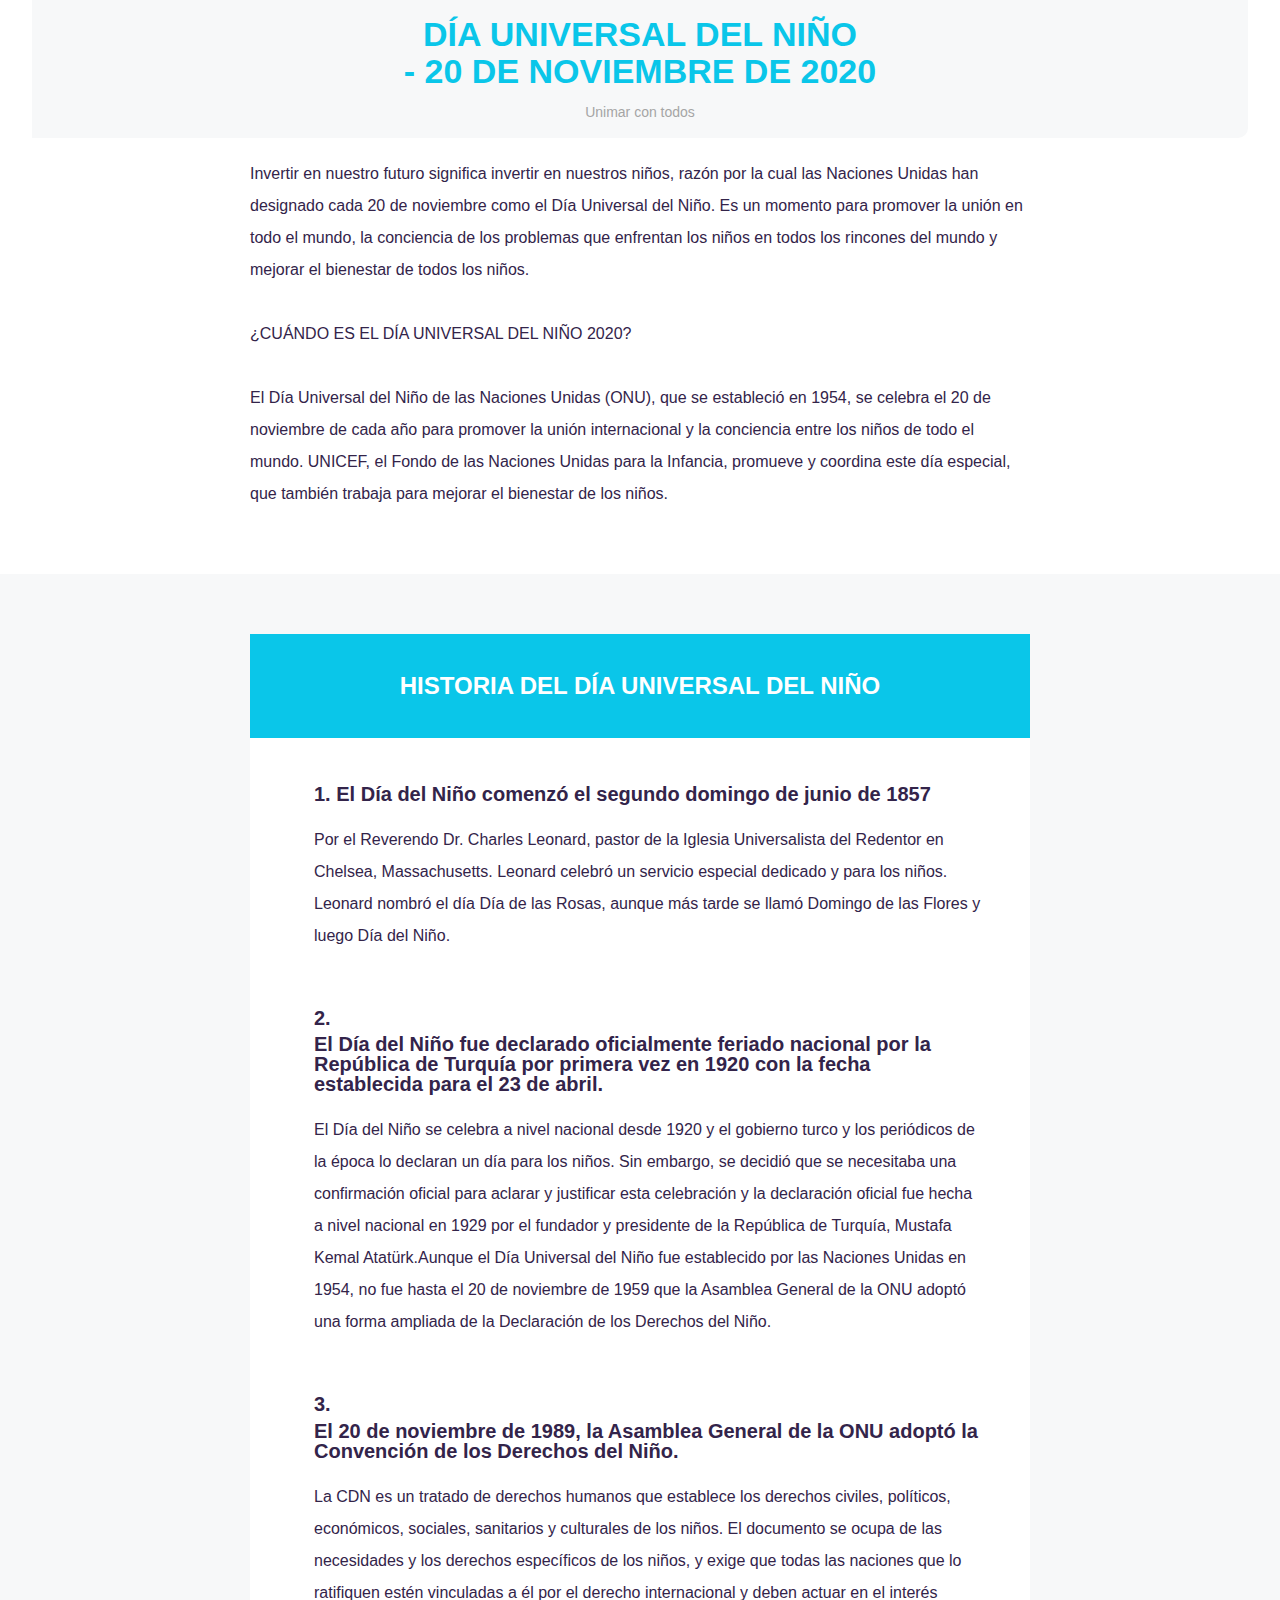
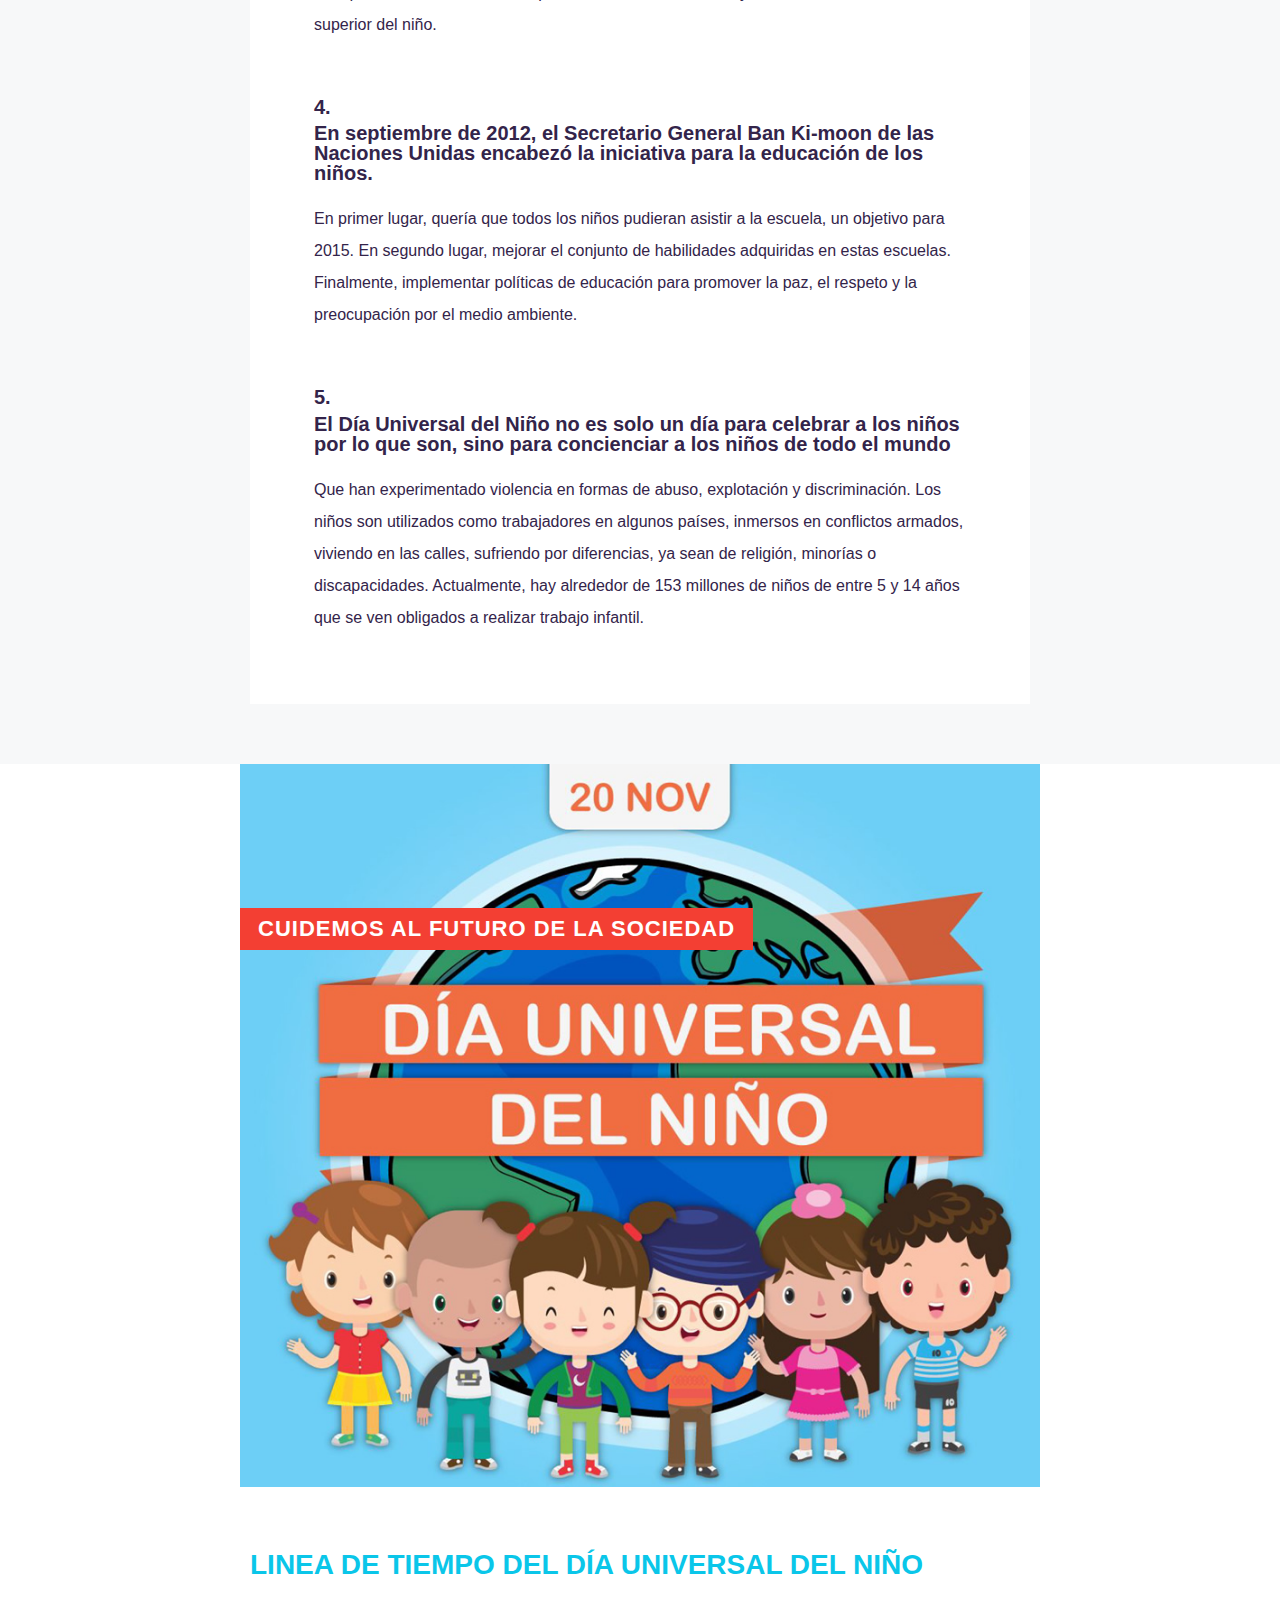
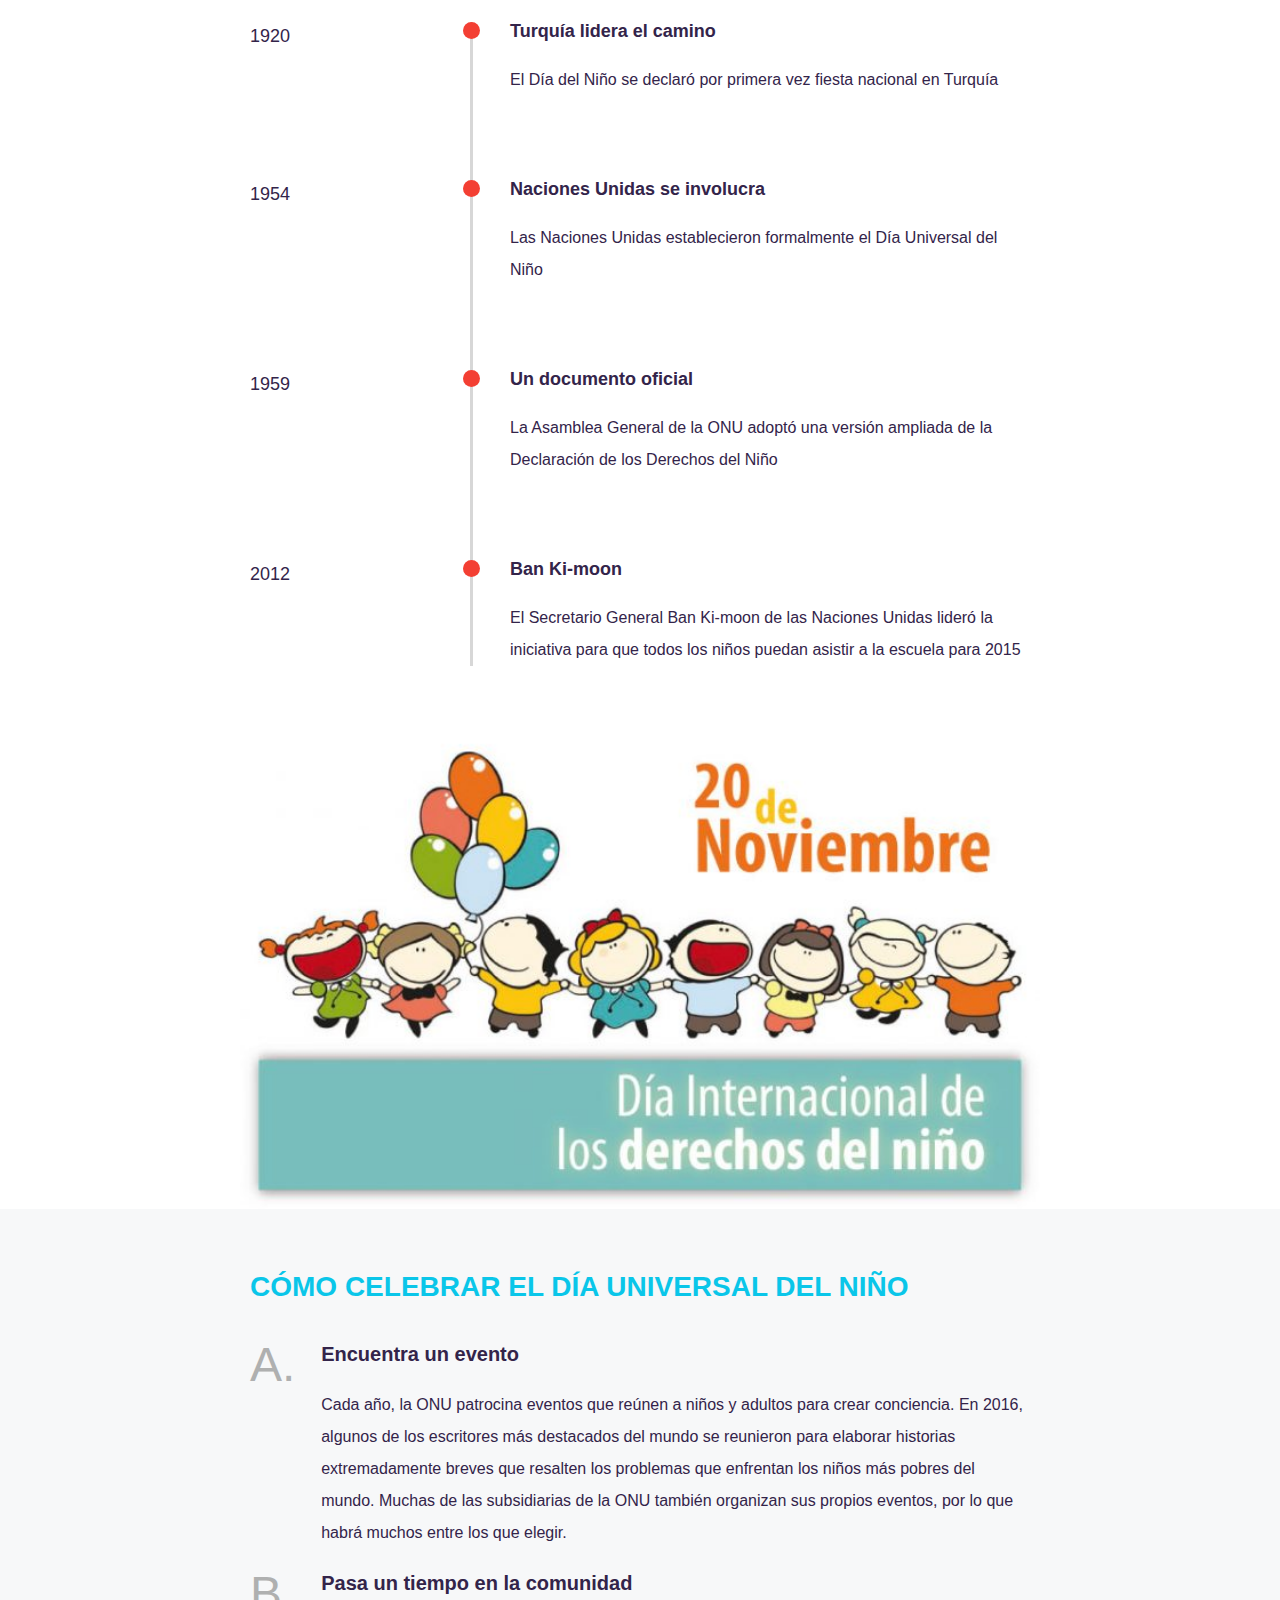
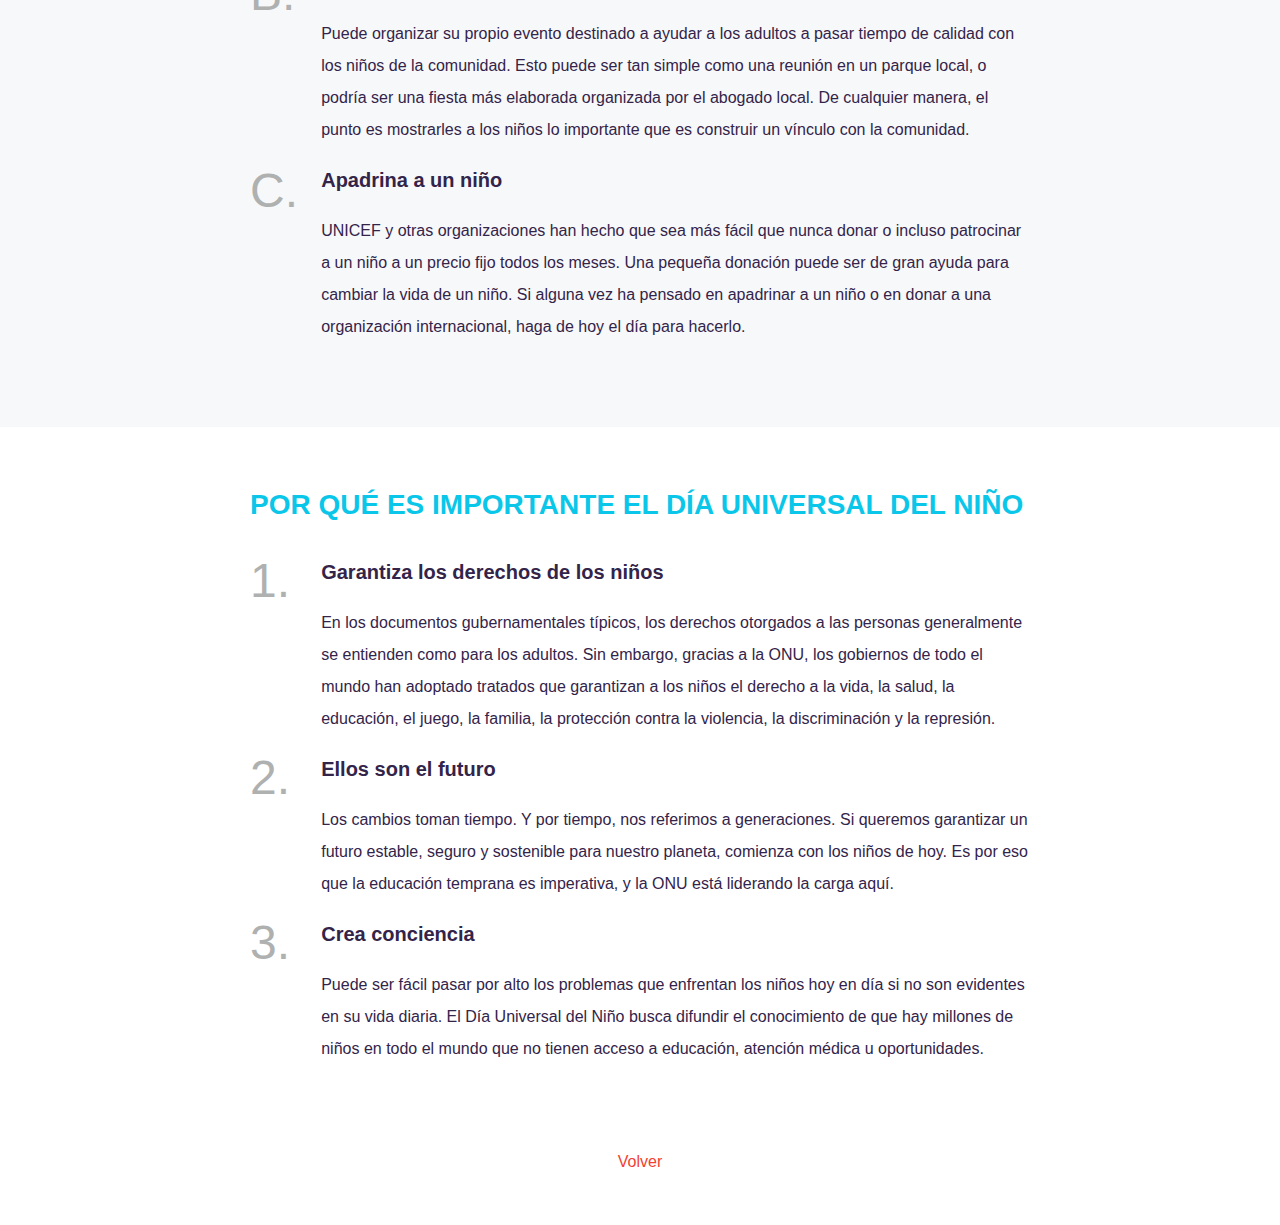
<file: docs/dia_In_niño.html>
<!DOCTYPE html>
<html>
<head>
    <meta http-equiv="content-type" content="text/html; charset=UTF-8">
    <meta charset="UTF-8">
    <meta name="viewport" content="width=device-width, initial-scale=1">
    <link media="all" href="css/autoptimize_0215d2672de0975f27e0f5bfac59507c.css" rel="stylesheet">
    <title>Día internacional del niño</title>
</head>
<body class="months-template-default single single-months postid-16281" style="padding-top: 0px; padding-bottom: 0px;">
    <div id="content" class="site-content">
        <div id="primary">
            <div id="main" role="main" class="site-main">
                <div id="post-16281" class="holiday post-16281 months type-months status-publish has-post-thumbnail hentry category-us tag-cultural tag-educational-holidays tag-health topic-health-holidays">
                    <header class="entry-header holiday-header">
                        <div id="contentHeader" class="holiday-header-content content-area">
                            <div class="holiday-content-inner">
                                <div class="holiday-location-fave">
                                </div>
                                <div class="holiday-title">
                                    <h1 class="entry-title">DÍA UNIVERSAL DEL NIÑO -<nobr> 20 DE NOVIEMBRE DE 2020</nobr>
                                    </h1>
                                </div>
                                <div class="holiday-tags">Unimar con todos</div>
                            </div>
                        </div>
                        <!-- <div class="mobile-nt-share nt-scrolled" id="mobileNT">
                            <div class="swp_social_panel swp_horizontal_panel swp_flat_fresh  swp_default_full_color swp_other_full_color swp_individual_full_color scale-100 scale-full_width" data-min-width="1100" data-float-color="#ffffff" data-float="none" data-float-mobile="none" data-transition="slide" data-post-id="16281">
                                <div class="nc_tweetContainer swp_share_button swp_facebook" data-network="facebook"><a class="nc_tweet swp_share_link" rel="nofollow noreferrer noopener" target="_blank" href="https://www.facebook.com/share.php?u=https%3A%2F%2Fnationaltoday.com%2Fbreast-cancer-awareness-month%2F" data-link="https://www.facebook.com/share.php?u=https%3A%2F%2Fnationaltoday.com%2Fbreast-cancer-awareness-month%2F"><span class="iconFiller"><span class="spaceManWilly"><i class="sw swp_facebook_icon"></i><span class="swp_share">Share</span></span></span><span class="swp_count">478</span></a></div>
                                <div class="nc_tweetContainer swp_share_button swp_twitter" data-network="twitter"><a class="nc_tweet swp_share_link" rel="nofollow noreferrer noopener" target="_blank" href="https://twitter.com/intent/tweet?text=%E2%80%8BBreast+Cancer+Awareness+Month+-+October&amp;url=https%3A%2F%2Fnationaltoday.com%2Fbreast-cancer-awareness-month%2F&amp;via=natltoday" data-link="https://twitter.com/intent/tweet?text=%E2%80%8BBreast+Cancer+Awareness+Month+-+October&amp;url=https%3A%2F%2Fnationaltoday.com%2Fbreast-cancer-awareness-month%2F&amp;via=natltoday"><span class="swp_count swp_hide"><span class="iconFiller"><span class="spaceManWilly"><i class="sw swp_twitter_icon"></i><span class="swp_share">Tweet</span></span></span></span></a></div>
                                <div class="nc_tweetContainer swp_share_button swp_pinterest" data-network="pinterest"><a rel="nofollow noreferrer noopener" class="nc_tweet swp_share_link noPop"><span class="iconFiller"><span class="spaceManWilly"><i class="sw swp_pinterest_icon"></i><span class="swp_share">Pin</span></span></span><span class="swp_count">11</span></a></div>
                                <div class="nc_tweetContainer swp_share_button total_shares total_sharesalt"><span class="swp_count ">489 <span class="swp_label">Shares</span></span></div>
                            </div>
                        </div> -->

                    </header>
                    <div class="page-content-wrap">
                        <div class="holiday-section holiday-content">
                            <div class="entry-content content-area ">
                                <div class="entry-content-inner">
                                    <p>Invertir en nuestro futuro significa invertir en nuestros niños, razón por la cual las Naciones Unidas han designado cada 20 de noviembre como el Día Universal del Niño. Es un momento para promover la unión en todo el mundo, la conciencia de los problemas que enfrentan los niños en todos los rincones del mundo y mejorar el bienestar de todos los niños. </br></br>  ¿CUÁNDO ES EL DÍA UNIVERSAL DEL NIÑO 2020?</br></br> 
                                        El Día Universal del Niño de las Naciones Unidas (ONU), que se estableció en 1954, se celebra el 20 de noviembre de cada año para promover la unión internacional y la conciencia entre los niños de todo el mundo. UNICEF, el Fondo de las Naciones Unidas para la Infancia, promueve y coordina este día especial, que también trabaja para mejorar el bienestar de los niños.
                                         </p>
                                    <div class="swp-hidden-panel-wrap" style="display: none; visibility: collapse; opacity: 0">
                                        <div class="swp_social_panel swp_horizontal_panel swp_flat_fresh  swp_default_full_color swp_other_full_color swp_individual_full_color scale-100 scale-full_width" data-min-width="1100" data-float-color="#ffffff" data-float="none" data-float-mobile="none" data-transition="slide" data-post-id="16281">
                                            <div class="nc_tweetContainer swp_share_button swp_facebook" data-network="facebook"><a class="nc_tweet swp_share_link" rel="nofollow noreferrer noopener" target="_blank" href="https://www.facebook.com/share.php?u=https%3A%2F%2Fnationaltoday.com%2Fbreast-cancer-awareness-month%2F" data-link="https://www.facebook.com/share.php?u=https%3A%2F%2Fnationaltoday.com%2Fbreast-cancer-awareness-month%2F"><span class="iconFiller"><span class="spaceManWilly"><i class="sw swp_facebook_icon"></i><span class="swp_share">Share</span></span></span><span class="swp_count">478</span></a></div>
                                            <div class="nc_tweetContainer swp_share_button swp_twitter" data-network="twitter"><a class="nc_tweet swp_share_link" rel="nofollow noreferrer noopener" target="_blank" href="https://twitter.com/intent/tweet?text=%E2%80%8BBreast+Cancer+Awareness+Month+-+October&amp;url=https%3A%2F%2Fnationaltoday.com%2Fbreast-cancer-awareness-month%2F&amp;via=natltoday" data-link="https://twitter.com/intent/tweet?text=%E2%80%8BBreast+Cancer+Awareness+Month+-+October&amp;url=https%3A%2F%2Fnationaltoday.com%2Fbreast-cancer-awareness-month%2F&amp;via=natltoday"><span class="swp_count swp_hide"><span class="iconFiller"><span class="spaceManWilly"><i class="sw swp_twitter_icon"></i><span class="swp_share">Tweet</span></span></span></span></a></div>
                                            <div class="nc_tweetContainer swp_share_button swp_pinterest" data-network="pinterest"><a rel="nofollow noreferrer noopener" class="nc_tweet swp_share_link noPop"><span class="iconFiller"><span class="spaceManWilly"><i class="sw swp_pinterest_icon"></i><span class="swp_share">Pin</span></span></span><span class="swp_count">11</span></a></div>
                                            <div class="nc_tweetContainer swp_share_button total_shares total_sharesalt"><span class="swp_count ">489 <span class="swp_label">Shares</span></span></div>
                                        </div>
                                    </div>
                                    <div class="swp-content-locator"></div>
                                </div>
                            </div>
                        </div>
                        <div class="holiday-enhanced-content animated">
                            <section id="listicles" class="holiday-listicle textonly holiday-section active">
                                <div class="entry-content-wrapper">
                                    <div class="entry-content content-area ">
                                        <div class="entry-content-inner">
                                            <h2 class="hed section-hed">HISTORIA DEL DÍA UNIVERSAL DEL NIÑO</h2>
                                            <ol class="holiday-listicle__list">
                                                <li>
                                                    <div class="holiday-listicle-item-inner">
                                                        <h3>El Día del Niño comenzó el segundo domingo de junio de 1857</h3>
                                                        <p>​
                                                            Por el Reverendo Dr. Charles Leonard, pastor de la Iglesia Universalista del Redentor en Chelsea, Massachusetts. Leonard celebró un servicio especial dedicado y para los niños. Leonard nombró el día Día de las Rosas, aunque más tarde se llamó Domingo de las Flores y luego Día del Niño.</p>
                                                    </div>
                                                </li>
                                                <li>
                                                    <div class="holiday-listicle-item-inner">
                                                        <h3>El Día del Niño fue declarado oficialmente feriado nacional por la República de Turquía por primera vez en 1920 con la fecha establecida para el 23 de abril.</h3>
                                                        <p>El Día del Niño se celebra a nivel nacional desde 1920 y el gobierno turco y los periódicos de la época lo declaran un día para los niños. Sin embargo, se decidió que se necesitaba una confirmación oficial para aclarar y justificar esta celebración y la declaración oficial fue hecha a nivel nacional en 1929 por el fundador y presidente de la República de Turquía, Mustafa Kemal Atatürk.Aunque el Día Universal del Niño fue establecido por las Naciones Unidas en 1954, no fue hasta el 20 de noviembre de 1959 que la Asamblea General de la ONU adoptó una forma ampliada de la Declaración de los Derechos del Niño.  </p>
                                                    </div>
                                                </li>
                                                <li>
                                                    <div class="holiday-listicle-item-inner">
                                                        <h3>El 20 de noviembre de 1989, la Asamblea General de la ONU adoptó la Convención de los Derechos del Niño.</h3>
                                                        <p>La CDN es un tratado de derechos humanos que establece los derechos civiles, políticos, económicos, sociales, sanitarios y culturales de los niños. El documento se ocupa de las necesidades y los derechos específicos de los niños, y exige que todas las naciones que lo ratifiquen estén vinculadas a él por el derecho internacional y deben actuar en el interés superior del niño.</p>
                                                    </div>
                                                </li>
                                                <li>
                                                    <div class="holiday-listicle-item-inner">
                                                        <h3>En septiembre de 2012, el Secretario General Ban Ki-moon de las Naciones Unidas encabezó la iniciativa para la educación de los niños.</h3>
                                                        <p>En primer lugar, quería que todos los niños pudieran asistir a la escuela, un objetivo para 2015. En segundo lugar, mejorar el conjunto de habilidades adquiridas en estas escuelas. Finalmente, implementar políticas de educación para promover la paz, el respeto y la preocupación por el medio ambiente. </p>
                                                    </div>
                                                </li>
                                                <li>
                                                    <div class="holiday-listicle-item-inner">
                                                        <h3>El Día Universal del Niño no es solo un día para celebrar a los niños por lo que son, sino para concienciar a los niños de todo el mundo </h3>
                                                        <p>Que han experimentado violencia en formas de abuso, explotación y discriminación. Los niños son utilizados como trabajadores en algunos países, inmersos en conflictos armados, viviendo en las calles, sufriendo por diferencias, ya sean de religión, minorías o discapacidades. Actualmente, hay alrededor de 153 millones de niños de entre 5 y 14 años que se ven obligados a realizar trabajo infantil.
                                                            </p>
                                                    </div>
                                                </li>
                                            </ol>
                                        </div>
                                    </div>
                                </div>
                            </section>
                            <div class="holiday-image">
                                <div class="post-thumbnail">
                                    <picture>
                                        <source media="(min-width: 768px)" srcset="img/niño2.jpg">
                                        <source srcset="https://mk0nationaltodayijln.kinstacdn.com/wp-content/uploads/2019/10/breast-cancer-aware-640x514.jpg"> <img src="%E2%80%8BBreast%20Cancer%20Awareness%20Month_files/breast-cancer-aware-640x514.jpg" alt=""> </picture>
                                </div>
                                <div class="holiday-date-box">
                                    <div class="ntdb"> <span class="ntdb-holiday-month">Cuidemos al futuro de la sociedad</span></div>
                                </div>
                            </div>
                            <section id="breast-cancer-awareness-month-timeline" class="holiday-timeline holiday-section active">
                                <div class="entry-content-wrapper">
                                    <div class="entry-content content-area ">
                                        <div class="entry-content-inner">
                                            <h2 class="hed section-hed">LINEA DE TIEMPO DEL DÍA UNIVERSAL DEL NIÑO</h2>
                                            <dl class="holiday-timeline-list"><dt class="holiday-timeline-date active">1920</dt>
                                                <dd class="holiday-timeline-desc active">
                                                    <h3>Turquía lidera el camino</h3>
                                                    <p>El Día del Niño se declaró por primera vez fiesta nacional en Turquía</p>
                                                </dd><dt class="holiday-timeline-date active">1954</dt>
                                                <dd class="holiday-timeline-desc active">
                                                    <h3>Naciones Unidas se involucra</h3>
                                                    <p>Las Naciones Unidas establecieron formalmente el Día Universal del Niño</p>
                                                </dd><dt class="holiday-timeline-date active">1959</dt>
                                                <dd class="holiday-timeline-desc active">
                                                    <h3>Un documento oficial</h3>
                                                    <p>La Asamblea General de la ONU adoptó una versión ampliada de la Declaración de los Derechos del Niño</p>
                                                </dd><dt class="holiday-timeline-date active">2012</dt>
                                                <dd class="holiday-timeline-desc active">
                                                    <h3>Ban Ki-moon</h3>
                                                    <p>El Secretario General Ban Ki-moon de las Naciones Unidas lideró la iniciativa para que todos los niños puedan asistir a la escuela para 2015</p>
                                            </dl>
                                        </div>
                                    </div>
                                </div>
                            </section>
                            <div class="holiday-image">
                                <div class="post-thumbnail">
                                    <picture>
                                        <source media="(min-width: 768px)" srcset="img/niño3.jpg">
                                        <source srcset="https://mk0nationaltodayijln.kinstacdn.com/wp-content/uploads/2019/10/breast-cancer-aware-640x514.jpg"> <img src="%E2%80%8BBreast%20Cancer%20Awareness%20Month_files/breast-cancer-aware-640x514.jpg" alt=""> </picture>
                                </div>
                            </div>
                            <section class="holiday-why-how holiday-section active">
                                <div class="entry-content-wrapper">
                                    <div class="entry-content content-area ">
                                        <div class="entry-content-inner">
                                            <h2 class="hed section-hed">CÓMO CELEBRAR EL DÍA UNIVERSAL DEL NIÑO</h2>
                                            <ol class="holiday-list holiday-list-loveit">
                                                <li class="active">
                                                    <div class="holiday-list-item-inner">
                                                        <h3>Encuentra un evento</h3>
                                                        <p>Cada año, la ONU patrocina eventos que reúnen a niños y adultos para crear conciencia. En 2016, algunos de los escritores más destacados del mundo se reunieron para elaborar historias extremadamente breves que resalten los problemas que enfrentan los niños más pobres del mundo. Muchas de las subsidiarias de la ONU también organizan sus propios eventos, por lo que habrá muchos entre los que elegir.</p>
                                                    </div>
                                                </li>
                                                <li class="active">
                                                    <div class="holiday-list-item-inner">
                                                        <h3>Pasa un tiempo en la comunidad</h3>
                                                        <p>Puede organizar su propio evento destinado a ayudar a los adultos a pasar tiempo de calidad con los niños de la comunidad. Esto puede ser tan simple como una reunión en un parque local, o podría ser una fiesta más elaborada organizada por el abogado local. De cualquier manera, el punto es mostrarles a los niños lo importante que es construir un vínculo con la comunidad.</p>
                                                    </div>
                                                </li>
                                                <li class="active">
                                                    <div class="holiday-list-item-inner">
                                                        <h3>Apadrina a un niño</h3>
                                                        <p>UNICEF y otras organizaciones han hecho que sea más fácil que nunca donar o incluso patrocinar a un niño a un precio fijo todos los meses. Una pequeña donación puede ser de gran ayuda para cambiar la vida de un niño. Si alguna vez ha pensado en apadrinar a un niño o en donar a una organización internacional, haga de hoy el día para hacerlo.</p>
                                                    </div>
                                                </li>
                                            </ol>
                                        </div>
                                    </div>
                                </div>
                            </section>

                            <section class="holiday-why-how holiday-section active">
                                <div class="entry-content-wrapper">
                                    <div class="entry-content content-area ">
                                        <div class="entry-content-inner">
                                            <h2 class="hed section-hed">POR QUÉ ES IMPORTANTE EL DÍA UNIVERSAL DEL NIÑO</h2>
                                            <ol class="holiday-list holiday-list-celebrate">
                                                <li class="active">
                                                    <div class="holiday-list-item-inner">
                                                        <h3>Garantiza los derechos de los niños</h3>
                                                        <p>En los documentos gubernamentales típicos, los derechos otorgados a las personas generalmente se entienden como para los adultos. Sin embargo, gracias a la ONU, los gobiernos de todo el mundo han adoptado tratados que garantizan a los niños el derecho a la vida, la salud, la educación, el juego, la familia, la protección contra la violencia, la discriminación y la represión.</p>
                                                    </div>
                                                </li>
                                                <li class="active">
                                                    <div class="holiday-list-item-inner">
                                                        <h3>Ellos son el futuro</h3>
                                                        <p>Los cambios toman tiempo. Y por tiempo, nos referimos a generaciones. Si queremos garantizar un futuro estable, seguro y sostenible para nuestro planeta, comienza con los niños de hoy. Es por eso que la educación temprana es imperativa, y la ONU está liderando la carga aquí.</p>
                                                    </div>
                                                </li>
                                                <li class="active">
                                                    <div class="holiday-list-item-inner">
                                                        <h3>Crea conciencia</h3>
                                                        <p>Puede ser fácil pasar por alto los problemas que enfrentan los niños hoy en día si no son evidentes en su vida diaria. El Día Universal del Niño busca difundir el conocimiento de que hay millones de niños en todo el mundo que no tienen acceso a educación, atención médica u oportunidades.
                                                        </p>
                                                    </div>
                                                </li>
                                            </ol>
                                        </div>
                                    </div>
                                </div>
                            </section>
                            <div class="container" style="display: flex; justify-content: center; margin-bottom: 50px;">
                                <a href="posts.php">Volver</a>
                            </div>
                        </div>
                    </div>
                </div>
            </div>
        </div>
    </div>
</body>

</html>
</file>
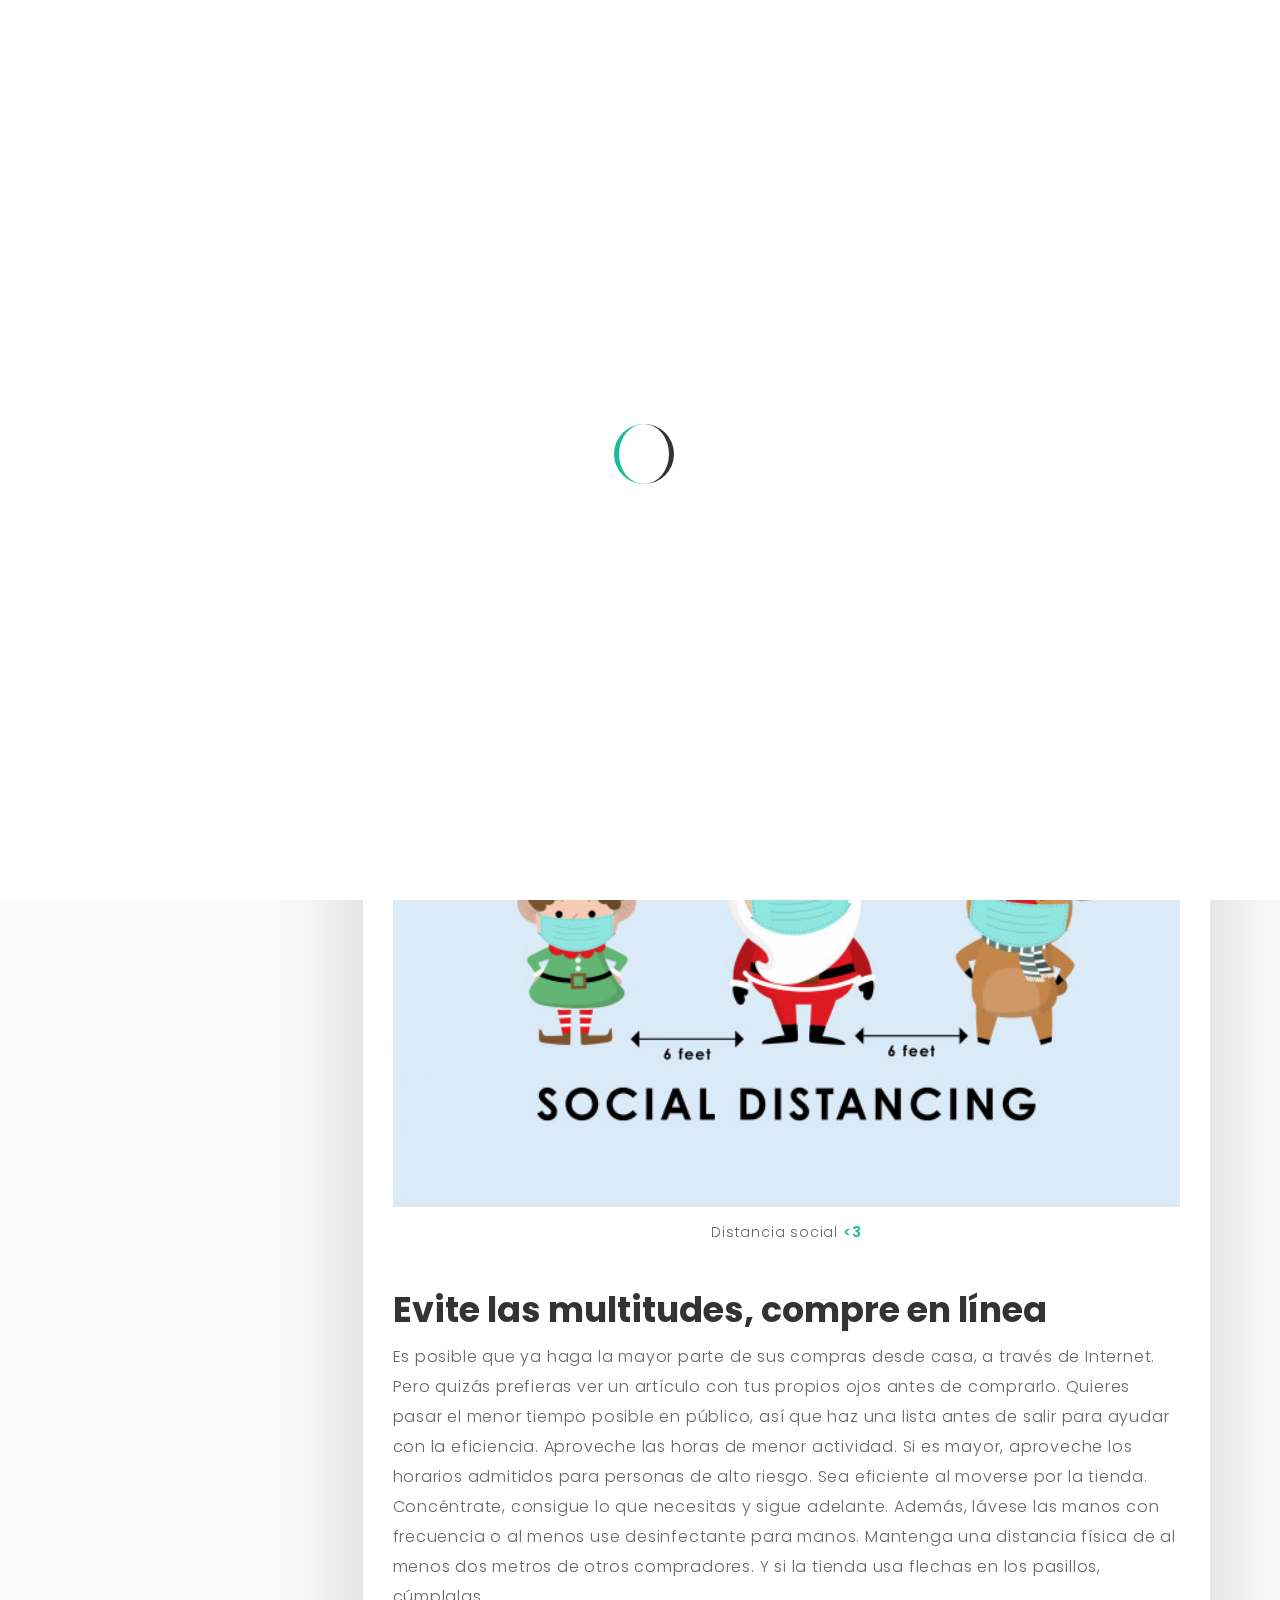
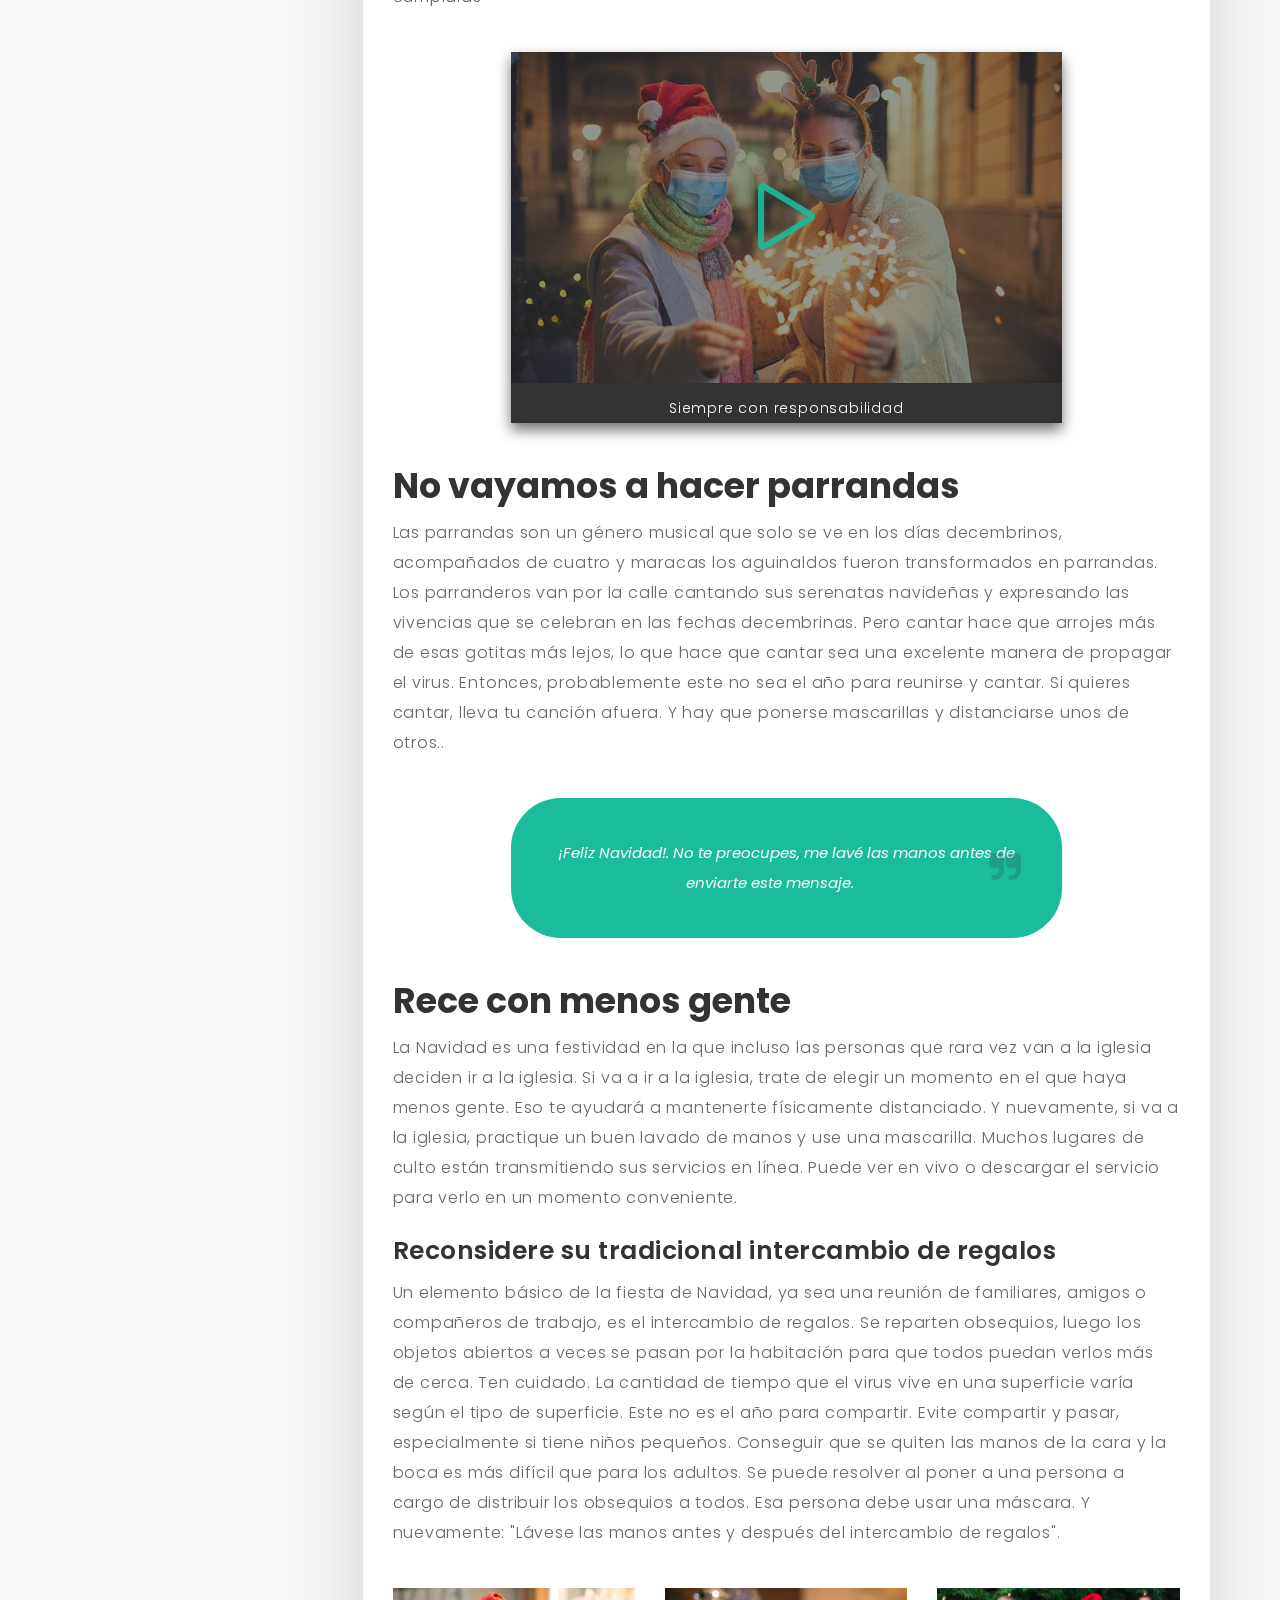
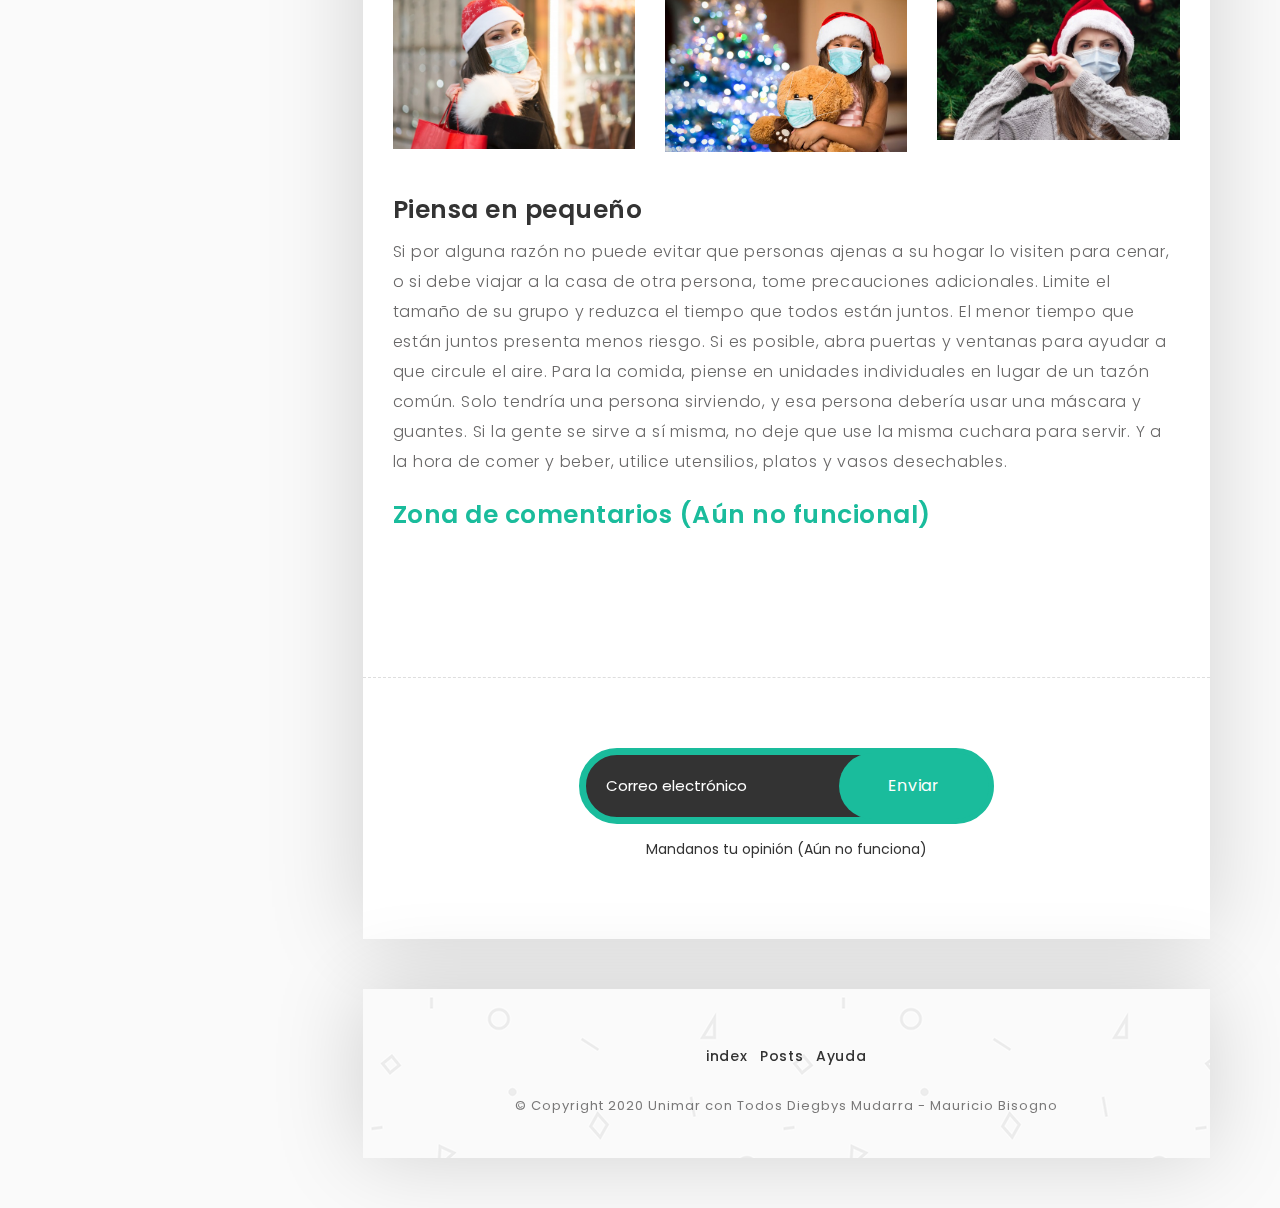
<file: docs/navideño_pandemia.html>
﻿<!DOCTYPE html>
<html lang="en">

<head>

  <!-- Meta Tag -->
  <meta charset="UTF-8">
  <meta name="viewport" content="width=device-width, initial-scale=1.0">
  <meta http-equiv="X-UA-Compatible" content="IE=edge">

  <!-- SEO -->
  <meta name="description" content="150 words">
  <meta name="author" content="uipasta">
  <meta name="url" content="http://www.yourdomainname.com">
  <meta name="copyright" content="company name">
  <meta name="robots" content="index,follow">


  <title>Unimar con todos</title>

  <!-- Favicon -->
  <link rel="icon" href="img/Logo Blanco.png" type="image/png" />
  <link rel="apple-touch-icon" sizes="144x144" type="image/x-icon" href="images/favicon/apple-touch-icon.png">

  <!-- All CSS Plugins -->
  <link rel="stylesheet" type="text/css" href="css/plugin.css">

  <!-- Main CSS Stylesheet -->
  <link rel="stylesheet" type="text/css" href="css/style.css">

  <!-- Google Web Fonts  -->
  <link rel="stylesheet" href="https://fonts.googleapis.com/css?family=Poppins:400,300,500,600,700">

  <!-- Syntax Highlighter  -->
  <link rel="stylesheet" type="text/css" href="css/syntax/shCore.css">
  <link rel="stylesheet" type="text/css" href="css/syntax/shThemeDefault.css">


  <!-- HTML5 shiv and Respond.js support IE8 or Older for HTML5 elements and media queries -->
  <!--[if lt IE 9]>
	   <script src="https://oss.maxcdn.com/html5shiv/3.7.3/html5shiv.min.js"></script>
	   <script src="https://oss.maxcdn.com/respond/1.4.2/respond.min.js"></script>
    <![endif]-->


</head>

<body>



  <!-- Preloader Start -->
  <div class="preloader">
    <div class="rounder"></div>
  </div>
  <!-- Preloader End -->




  <div id="main">
    <div class="container">
      <div class="row">



        <!-- About Me (Left Sidebar) Start -->
        <div class="col-md-3">
          <div class="about-fixed">

            <div class="my-pic">
              <img src="img/PNG-LOGO-OFICIAL.png" alt="">
              <a href="javascript:void(0)" class="collapsed" data-target="#menu" data-toggle="collapse"><i
                  class="icon-menu menu"></i></a>
              <div id="menu" class="collapse">
                <ul class="menu-link">
                  <li><a href="index.php">Inicio</a></li>
                  <li><a href="posts.php">Post</a></li>
                  <li><a href="ayuda.php">Ayuda</a></li>
                </ul>
              </div>
            </div>



            <div class="my-detail">

              <div class="white-spacing">
                <h1>Diegbys Mudarra</h1>
                <span>Mauricio Bisogno</span>
              </div>

              <!-- <ul class="social-icon">
                <li><a href="#" target="_blank" class="facebook"><i class="fa fa-facebook"></i></a></li>
                <li><a href="#" target="_blank" class="twitter"><i class="fa fa-twitter"></i></a></li>
                <li><a href="#" target="_blank" class="linkedin"><i class="fa fa-linkedin"></i></a></li>
                <li><a href="#" target="_blank" class="github"><i class="fa fa-github"></i></a></li>
              </ul> -->

            </div>
          </div>
        </div>
        <!-- About Me (Left Sidebar) End -->





        <!-- Blog Post (Right Sidebar) Start -->
        <div class="col-md-9">
          <div class="col-md-12 page-body">
            <div class="row">


              <div class="sub-title">
                <a href="posts.php" title="Go to Home Page">
                  <h2>Volver</h2>
                </a>
                <a href="#comment" class="smoth-scroll"><i class="icon-bubbles"></i></a>
              </div>


              <div class="col-md-12 content-page">
                <div class="col-md-12 blog-post">


                  <!-- Post Headline Start -->
                  <div class="post-title">
                    <h1>COMO MANTENER LA TEMPORADA NAVIDEÑA LIBRE DE COVID-19 </h1>
                  </div>
                  <!-- Post Headline End -->


                  <!-- Post Detail Start -->
                  <div class="post-info">
                    <span>5 diciembre de 2020 / by <a href="#" target="_blank">Diegbys Mudarra</a></span>
                  </div>
                  <!-- Post Detail End -->


                  <p>Las vacaciones de Navidad son más que un día. Es una temporada completa que parece comenzar antes
                    cada año para que tengamos más tiempo para hacer más. Más compras. Más fiestas. Más regalos. Más
                    celebración.
                    Sin embargo, con la pandemia de COVID-19 en plena furia, no necesitamos más de esas cosas.
                    Necesitamos más cautela.
                    Lo más seguro que puede hacer esta temporada navideña es quedarse en casa. Limite los contactos en
                    persona durante los preparativos de las fiestas y las celebraciones a las personas de su hogar.
                    Incluso allí, lávese las manos con regularidad y desinfecte las superficies que se tocan con
                    frecuencia.
                    Aquí hay algunos otros consejos para mantenerse a salvo durante la temporada navideña.
                  </p>

                  <!-- Post Image Start -->
                  <div class="post-image margin-top-40 margin-bottom-40">
                    <img src="img/navidad1.jpg" alt="">
                    <p>Distancia social <a href="#" target="_blank">
                        <3 </a>
                    </p>
                  </div>
                  <!-- Post Image End -->


                  <div class="post-title">
                    <h1>Evite las multitudes, compre en línea</h1>
                  </div>
                  <p>Es posible que ya haga la mayor parte de sus compras desde casa, a través de Internet. Pero quizás prefieras ver un artículo con tus propios ojos antes de comprarlo. Quieres pasar el menor tiempo posible en público, así que haz una lista antes de salir para ayudar con la eficiencia. Aproveche las horas de menor actividad. Si es mayor, aproveche los horarios admitidos para personas de alto riesgo. Sea eficiente al moverse por la tienda. Concéntrate, consigue lo que necesitas y sigue adelante. Además, lávese las manos con frecuencia o al menos use desinfectante para manos. Mantenga una distancia física de al menos dos metros de otros compradores. Y si la tienda usa flechas en los pasillos, cúmplalas</p>



                  <!-- Post Video Tutorial Start -->
                  <div class="video-box margin-top-40 margin-bottom-40">
                    <div class="video-tutorial">
                      <a class="video-popup" href="https://www.youtube.com/watch?v=_T6uzBqHQRA" title="Video Tutorial">
                        <img src="img/navidad2.jpg" alt="">
                      </a>
                    </div>
                    <p>Siempre con responsabilidad</p>
                  </div>
                  <!-- Post Video Tutorial End -->



                  <div class="post-title">
                    <h1>No vayamos a hacer parrandas</h1>
                  </div>
                  <p>Las parrandas son un género musical que solo se ve en los días decembrinos, acompañados de cuatro y maracas los aguinaldos fueron transformados en parrandas. Los parranderos van por la calle cantando sus serenatas navideñas y expresando las vivencias que se celebran en las fechas decembrinas. Pero cantar hace que arrojes más de esas gotitas más lejos, lo que hace que cantar sea una excelente manera de propagar el virus. Entonces, probablemente este no sea el año para reunirse y cantar. Si quieres cantar, lleva tu canción afuera. Y hay que ponerse mascarillas y distanciarse unos de otros..</p>



                  <!-- Post Blockquote Start -->
                  <div class="post-quote margin-top-40 margin-bottom-40">
                    <blockquote>¡Feliz Navidad!. No te preocupes, me lavé las manos antes de enviarte este mensaje.</blockquote>
                  </div>
                  <!-- Post Blockquote End -->



                  <div class="post-title">
                    <h1>Rece con menos gente</h1>
                  </div>
                  <p>La Navidad es una festividad en la que incluso las personas que rara vez van a la iglesia deciden ir a la iglesia. Si va a ir a la iglesia, trate de elegir un momento en el que haya menos gente. Eso te ayudará a mantenerte físicamente distanciado. Y nuevamente, si va a la iglesia, practique un buen lavado de manos y use una mascarilla. Muchos lugares de culto están transmitiendo sus servicios en línea. Puede ver en vivo o descargar el servicio para verlo en un momento conveniente.</p>




                  <div class="post-title">
                    <h2>Reconsidere su tradicional intercambio de regalos</h2>
                  </div>


                  <p>Un elemento básico de la fiesta de Navidad, ya sea una reunión de familiares, amigos o compañeros de trabajo, es el intercambio de regalos. Se reparten obsequios, luego los objetos abiertos a veces se pasan por la habitación para que todos puedan verlos más de cerca. Ten cuidado. La cantidad de tiempo que el virus vive en una superficie varía según el tipo de superficie. Este no es el año para compartir. Evite compartir y pasar, especialmente si tiene niños pequeños. Conseguir que se quiten las manos de la cara y la boca es más difícil que para los adultos. Se puede resolver al poner a una persona a cargo de distribuir los obsequios a todos. Esa persona debe usar una máscara. Y nuevamente: "Lávese las manos antes y después del intercambio de regalos".</p>




                  <!-- Post Image Gallery Start -->
                  <div class="row margin-top-40 margin-bottom-40">

                    <div class="col-md-4 col-sm-6 col-xs-12">
                      <a href="img/navidad3.jpg" class="image-popup" title="image Title">
                        <img src="img/navidad3.jpg" class="img-responsive" alt="">
                      </a>
                    </div>

                    <div class="col-md-4 col-sm-6 col-xs-12">
                      <a href="img/navidad4.jpeg" class="image-popup" title="image Title">
                        <img src="img/navidad4.jpeg" class="img-responsive" alt="">
                      </a>
                    </div>

                    <div class="col-md-4 col-sm-6 col-xs-12">
                      <a href="img/navidad5.jpg" class="image-popup" title="image Title">
                        <img src="img/navidad5.jpg" class="img-responsive" alt="">
                      </a>
                    </div>

                  </div>
                  <!-- Post Image Gallery End -->



                  <div class="post-title">
                    <h2>Piensa en pequeño</h2>
                  </div>


                  <p>Si por alguna razón no puede evitar que personas ajenas a su hogar lo visiten para cenar, o si debe viajar a la casa de otra persona, tome precauciones adicionales. Limite el tamaño de su grupo y reduzca el tiempo que todos están juntos. El menor tiempo que están juntos presenta menos riesgo. Si es posible, abra puertas y ventanas para ayudar a que circule el aire. Para la comida, piense en unidades individuales en lugar de un tazón común. Solo tendría una persona sirviendo, y esa persona debería usar una máscara y guantes. Si la gente se sirve a sí misma, no deje que use la misma cuchara para servir. Y a la hora de comer y beber, utilice utensilios, platos y vasos desechables.</p>







                  <!-- Post List Style Start
                  <div class="list">
                    <ul>
                      <li>Ready to use Blog Template</li>
                      <li>It have all the necessary features which you need to run blog</li>
                      <li>Neat and Clean Typography</li>
                      <li>Speed Optimization</li>
                    </ul>
                  </div>


                  <div class="list list-style margin-top-40">
                    <ul>
                      <li>Ready to use Blog Template</li>
                      <li>It have all the necessary features which you need to run blog</li>
                      <li>Neat and Clean Typography</li>
                      <li>Speed Optimization</li>
                    </ul>
                  </div>


                  <div class="list list-style-2 margin-top-40">
                    <ul>
                      <li>Ready to use Blog Template</li>
                      <li>It have all the necessary features which you need to run blog</li>
                      <li>Neat and Clean Typography</li>
                      <li>Speed Optimization</li>
                    </ul>
                  </div> -->
                  <!-- Post List Style End -->






                  <!-- Post Comment (Disqus) Start -->
                  <div id="comment" class="comment">
                    <h3>Zona de comentarios (Aún no funcional)</h3>


                    <!-- Disqus Code Start  (Please Note: Disqus will not be load on local, You have to upload it on server.)-->
                    <div id="disqus_thread"></div>
                    <script>

                      /***  RECOMMENDED CONFIGURATION VARIABLES: EDIT AND UNCOMMENT THE SECTION BELOW TO INSERT DYNAMIC VALUES FROM YOUR PLATFORM OR CMS. LEARN WHY DEFINING THESE VARIABLES IS IMPORTANT: https://disqus.com/admin/universalcode/#configuration-variables.
                        	
                          var disqus_config = function () {
                          this.page.url = PAGE_URL;  // Replace PAGE_URL with your page's canonical URL variable
                          this.page.identifier = PAGE_IDENTIFIER; // Replace PAGE_IDENTIFIER with your page's unique identifier variable
                          };
                          */

                      (function () { // DON'T EDIT BELOW THIS LINE
                        var d = document, s = d.createElement('script');
                        s.src = '//uipasta.disqus.com/embed.js';   // Please change the url from your own disqus id
                        s.setAttribute('data-timestamp', +new Date());
                        (d.head || d.body).appendChild(s);
                      })();
                    </script>
                    <noscript>Please enable JavaScript to view the <a href="https://disqus.com/?ref_noscript">comments
                        powered by Disqus.</a></noscript>
                    <!-- Disqus Code End -->

                  </div>
                  <!-- Post Comment (Disqus) End -->



                </div>
              </div>

            </div>



            <!-- Subscribe Form Start -->
            <div class="col-md-8 col-md-offset-2">
              <form id="mc-form" method="post"
                action="http://uipasta.us14.list-manage.com/subscribe/post?u=854825d502cdc101233c08a21&amp;id=86e84d44b7">

                <div class="subscribe-form margin-top-20">
                  <input id="mc-email" type="email" placeholder="Correo electrónico" class="text-input">
                  <button class="submit-btn" type="submit">Enviar</button>
                </div>
                <p>Mandanos tu opinión (Aún no funciona)</p>
                <label for="mc-email" class="mc-label"></label>
              </form>

            </div>
            <!-- Subscribe Form End -->


          </div>



          <!-- Footer Start -->
          <div class="col-md-12 page-body margin-top-50 footer">
            <footer>
              <ul class="menu-link">
                <li><a href="index.php">index</a></li>
                <li><a href="posts.php">Posts</a></li>
                <li><a href="work.html">Ayuda</a></li>
              </ul>

              <p>© Copyright 2020 Unimar con Todos Diegbys Mudarra - Mauricio Bisogno</p>


              <!-- UiPasta Credit Start -->
              <!-- <div class="uipasta-credit">Design By <a href="http://www.uipasta.com" target="_blank">UiPasta</a></div> -->
              <!-- UiPasta Credit End -->


            </footer>
          </div>
          <!-- Footer End -->


        </div>
        <!-- Blog Post (Right Sidebar) End -->

      </div>
    </div>
  </div>




  <!-- Endpage Box (Popup When Scroll Down) Start -->
  <div id="scroll-down-popup" class="endpage-box">
    <h4>Recuerda</h4>
    <a href="posts.php">Leer nuestros otros posts informativos</a>
  </div>
  <!-- Endpage Box (Popup When Scroll Down) End -->




  <!-- Back to Top Start -->
  <a href="#" class="scroll-to-top"><i class="fa fa-long-arrow-up"></i></a>
  <!-- Back to Top End -->


  <!-- All Javascript Plugins  -->
  <script type="text/javascript" src="js/jquery.min.js"></script>
  <script type="text/javascript" src="js/plugin.js"></script>

  <!-- Main Javascript File  -->
  <script type="text/javascript" src="js/scripts.js"></script>

  <!-- Syntax Highlighter Javascript File  -->
  <script type="text/javascript" src="js/syntax/shCore.js"></script>
  <script type="text/javascript" src="js/syntax/shBrushCss.js"></script>
  <script type="text/javascript" src="js/syntax/shBrushJScript.js"></script>
  <script type="text/javascript" src="js/syntax/shBrushPerl.js"></script>
  <script type="text/javascript" src="js/syntax/shBrushPhp.js"></script>
  <script type="text/javascript" src="js/syntax/shBrushPlain.js"></script>
  <script type="text/javascript" src="js/syntax/shBrushPython.js"></script>
  <script type="text/javascript" src="js/syntax/shBrushRuby.js"></script>
  <script type="text/javascript" src="js/syntax/shBrushSql.js"></script>
  <script type="text/javascript" src="js/syntax/shBrushVb.js"></script>
  <script type="text/javascript" src="js/syntax/shBrushXml.js"></script>

  <!-- Syntax Highlighter Call Function -->
  <script type="text/javascript">
    SyntaxHighlighter.config.clipboardSwf = 'js/syntax/clipboard.swf';
    SyntaxHighlighter.all();
  </script>


</body>

</html>
</file>
<file: docs/css/styles.css>
.card-stacked img {
    display: none !important;
}

.js .grid__item-img img {
    display: block !important;
}

.row-help {
    display: flex;
}

@media only screen and (max-width: 992px) {
    .row-help {
        display: block;
    }
}

@media only screen and (max-width: 600px) {
    .logo-oficial {
        width: 100%;
        height: 100%;
    }
    .contenido-card .card {
        height: auto !important;
    }
    .contenido-card .card .card-stacked img {
        display: block !important;
    }
}
</file>
<file: docs/css/style.css>
/*
   
    Template Name : DevBlog - Personal Blog Template
    Author : UiPasta Team
    Website : http://www.uipasta.com/
    Support : http://www.uipasta.com/support/
	
	
*/



/*
   
   Table Of Content
   
   1. Global Style
   2. Preloader
   3. Menu
   4. About Me (Left Sidebar)
   5. About Me Page
   6. My Portfolio
   7. Owl Carousel Navigation
   8. Contact Me
   9. Testimonials
  10. Blog Post & Single Blog Page
  11. Video Tutorials
  12. Blockquote
  13. List
  14. Image Popup
  15. End Box (Popup When Scroll Down)
  16. About Author Box
  17. You May Also Like
  18. Comment
  19. Load More Button
  20. Subscribe Form
  21. Footer
  22. Socials Icons
  23. Syntax Highlighter
  24. Scroll To Top
  25. Responsive
  26. Useful Classes ( Such as : Margin, Padding, colors  "This classes will be helpful for you during designing/development time.")
  27. UiPasta Credit
 

*/



/* Global Style */


body {
    font-family: "Poppins", sans-serif;
    background: #fafafa !important;
}
	
html {
    position: relative;
    min-height: 100%;
}

::selection {
    background-color: #1abc9c;
    color: #ffffff;
}

::-moz-selection {
    background-color: #1abc9c;
    color: #ffffff;
}

a {
    text-decoration: none !important;
    color: #1abc9c;
}

a:hover,
a:focus,
a:active {
    text-decoration: none;
    outline: none;
    color: #333333;
}

b {
    font-weight: 600;
    color: #333333;
}

p {
    font-size: 14px;
    font-family: "Poppins", sans-serif;
}

button {
    background-color: transparent;
}

*:focus {
    outline: 0;
}

#main {
    margin: 50px 0;
}

.main-color {
    color: #1abc9c;
}

.page-body {
    background: #ffffff;
    box-shadow: -2px -1px 88px 0px rgba(0,0,0,0.17);
}

.sub-title {
    padding: 30px;
}

.sub-title h2 {
    display: inline-block;
    font-size: 25px;
    letter-spacing: 0.5px;
    font-weight: 600;

}

.sub-title i {
    float: right;
    font-size: 35px;
    margin-top: 15px;
}

.content-page {
    padding-top: 30px;
    padding-bottom: 60px;
    border-top: 1px dashed #dedede;
    border-bottom: 1px dashed #dedede;
}

.grabbing {
    cursor: url(../images/owl-carousel/grabbing.png) 8 8, move;
}

.button {
    border: none;
    font-family: inherit;
    font-size: 16px;
    color: inherit;
    background: none;
    cursor: pointer;
    padding: 10px 60px;
    padding-left: 0px;
    display: inline-block;
    margin: 8px 30px;
    margin-left: 5px;
    letter-spacing: 1px;
    font-weight: 600;
    outline: none;
    position: relative;
   -webkit-transition: all 0.3s;
   -moz-transition: all 0.3s;
    transition: all 0.3s;
}

.button:after {
    content: '';
    position: absolute;
    z-index: -1;
   -webkit-transition: all 0.3s;
   -moz-transition: all 0.3s;
    transition: all 0.3s;
}


.button:before {
    font-family: 'FontAwesome';
    speak: none;
    font-style: normal;
    font-weight: normal;
    font-variant: normal;
    text-transform: none;
    line-height: 1;
    position: relative;
   -webkit-font-smoothing: antialiased;
}

.button-style {
    color: #1abc9c;
    overflow: hidden;
}

.button-style:before {
    position: absolute;
    font-size: 27px;
    line-height: 38px;
    color: #1abc9c;
   -webkit-transition: all 0.3s;
   -moz-transition: all 0.3s;
    transition: all 0.3s;
}

.button-style:active:before {
    color: #1abc9c;
}

.button-anim:before {
    left: 60%;
    opacity: 0;
    top: 0;
}

.button-anim:hover:before {
    left: 75%;
    opacity: 1;
}



/* Preloader */

.preloader {
    background: #ffffff;
    bottom: 0;
    left: 0;
    position: fixed;
    right: 0;
    top: 0;
    z-index: 99999;
}

.rounder {
    width: 60px;
    height: 60px;
    position: absolute;
    top: 50%;
    left: 50%;
    margin: -26px 0 0 -26px;
    font-size: 10px;
    border-right: 5px solid #333333;
    border-left: 5px solid #1abc9c;
    border-radius: 50%;
    -webkit-animation: spinner 700ms infinite linear;
    animation: spinner 700ms infinite linear;
    z-index: 10000;
}

@-webkit-keyframes spinner {
    0% {
        -webkit-transform: rotate(0deg);
        transform: rotate(0deg);
    }
    100% {
        -webkit-transform: rotate(360deg);
        transform: rotate(360deg);
    }
}

@keyframes spinner {
    0% {
        -webkit-transform: rotate(0deg);
        transform: rotate(0deg);
    }
    100% {
        -webkit-transform: rotate(360deg);
        transform: rotate(360deg);
    }
}



/* Menu */

.menu {
    position: absolute;
    right: 0px;
    top: 0px;
    font-size: 20px;
    color: #fff;
    background: #1abc9c;
    padding: 12px;
}

.menu-link {
    list-style: none;
    padding: 25px;
    margin: 0;
    text-align: center;
}

.menu-link:before,
.menu-link:after {
    content: " ";
    display: table;
}

.menu-link:after {
    clear: both;
}

.menu-link li {
    display: inline-block;
    margin: 2px 4px;
}

.menu-link li a {
    display: block;
    color: #333333;
    text-align: center;
    font-size: 13px;
    transition: all 0.3s ease-in-out;
}

.menu-link li a:hover {
    color: #1abc9c;
}



/* About Me (Left Sidebar) */	

.about-fixed {
    position: fixed;
    width: 20.8%;
}

.my-pic {
    width: 100%;
    box-shadow: -2px -1px 88px 0px rgba(0,0,0,0.17);
}

.my-pic img {
    width: 100%;
}

.my-detail {
    text-align: center;
    margin-bottom: 30px;
    background: #ffffff;
    box-shadow: -2px -1px 88px 0px rgba(0,0,0,0.17);
}

.my-detail .white-spacing {
    padding: 23px 0;
    border-bottom: 1px dashed #cccccc;
}

.my-detail h1 {
    font-size: 20px;
    font-weight: 700;
}

.my-detail span {
    color: #c1c1c1;
    font-weight: 400;
    line-height: 30px;
    font-size: 16px;
}



/* About Me Page */

.knowledge {
    list-style: none;
    padding: 2px;
    margin: 0;
    padding-left: 0px;
}

.knowledge:before,
.knowledge:after {
    content: " ";
    display: table;
}

.knowledge:after {
    clear: both;
}

.knowledge li {
    display: inline-block;
    color: #ffffff;
    margin: 4px 4px;
    padding: 10px 20px;
    font-size: 12px;
    letter-spacing: 0.6px;
    margin-left: 0px;
    border-radius: 4px;
    cursor: default;
}



/* My Portfolio */

div.portfolio {
    display: none;
    margin-bottom: 50px;
}

.portfolio img {
    width: 100%;
}

.custom-pad-1 {
    padding-right: 0px;
}

.custom-pad-2 {
    padding-left: 0px;
}

.table {
    margin-bottom: 0px;
}

.table > tbody > tr > td {
    padding: 15px;
    line-height: 25px;
    letter-spacing: 0.6px;
    border: 1px solid #e4e4e4;
}

.table tr > td {
    padding: 11px 13px;
}

tr:nth-child(1) > td {
    border-top:0px;
}

tr > td:nth-child(1){
    background-color: #ffffff;
    font-weight: 500;
    font-size: 13px;
    color: #888888;
    width: 140px;
}

tr > td:nth-child(2) {
    font-weight: 400;
}



/* Owl Carousel Navigation */

.owl-navi {
    color: #333333;
}

.owl-theme .owl-controls .owl-buttons div {
    display: inline-block;
    zoom: 1;
    margin: 5px;
    margin-top: -32px;
    padding: 7px 13px;
    background-color: transparent;
    opacity: 1;
}

.owl-theme .owl-controls {
    margin-top: 0px;
}

.owl-prev, .owl-next {
    position: absolute;
    top: 50%;
    padding: 5px;
    margin: 0;
    z-index: 100;
    cursor: pointer;
}

.owl-prev {
    left: 2px;
}

.owl-next {
    right: 2px;
}



/* Contact Me */

.contact-us-detail {
    margin-top: 10px;
}

.contact-us-detail i {
    font-size: 30px;
    line-height: 50px;
}

.contact-us-detail a {
    color: #333333;
}

.contact-us-detail a:hover {
    color: #333333;
}

.form-group {
    margin-bottom: 25px;
}

.form-control {
	border: 2px solid transparent;
	height: 50px;
	border-radius: 2px; -webkit-border-radius: 2px; -moz-border-radius: 2px; -ms-border-radius: 2px; -o-border-radius: 2px;
	-webkit-box-shadow: 0 1px 4px 0 rgba(0, 0, 0, 0.14);
	   -moz-box-shadow: 0 1px 4px 0 rgba(0, 0, 0, 0.14);
	    -ms-box-shadow: 0 1px 4px 0 rgba(0, 0, 0, 0.14);
		 -o-box-shadow: 0 1px 4px 0 rgba(0, 0, 0, 0.14);
			box-shadow: 0 1px 4px 0 rgba(0, 0, 0, 0.14);
	-webkit-transition:all 150ms ease-in-out 0s;
	   -moz-transition:all 150ms ease-in-out 0s;
	    -ms-transition:all 150ms ease-in-out 0s;
	     -o-transition:all 150ms ease-in-out 0s;
		    transition:all 150ms ease-in-out 0s;
}
.form-control:focus {
	border-color: #171717;
	-webkit-box-shadow: none;
	   -moz-box-shadow: none;
	    -ms-box-shadow: none;
		 -o-box-shadow: none;
			box-shadow: none;
}

.form-control:focus {
    border-color: #1abc9c;
    border-width: 2px;
}



/* Testimonials */

.testimonial-content {
    background: #333333;
    padding: 20px 30px;
    position: relative;
    margin-top: 40px;
}

.testimonial-content:after {
    content: "";
    bottom: -15px;
    left: 60px;
    position: absolute;
    width: 0;
    height: 0;
    border-top: 15px solid #333333;
    border-left: 10px solid transparent;
    border-right: 10px solid transparent;
}

.testimonial-content p {
    color: #ffffff !important;
    font-size: 13px !important;
}

.testimonial-client img {
    border: 1px dashed #333333;
    border-radius: 50%;
    width: 90px;
}

.client-thumb, .client-text {
    display: inline-block;
    vertical-align: middle;
}

.client-thumb {
    margin-right: 15px;
}

.testimonial-client-info {
    padding-left: 30px;
    margin-top: 30px;
}

.client-name {
    font-size: 16px;
    font-weight: 600;
    margin-bottom: 3px;
}



/* Blog Post & Single Blog Page */

div.blog-post {
    display: none;
    margin-bottom: 50px;
}

.blog-post .post-image img {
    width: 100%;
}

.blog-post .post-image p {
    text-align: center;
    font-size: 14px;
    margin-top: 10px;
}

.blog-post .post-image a {
    font-weight: 600;
}

.blog-post .post-title h1 {
    color: #333333;
    font-size: 35px;
    line-height: 45px;
    font-weight: 700;
    margin-top: 24px;
}

.blog-post .post-title h2 {
    font-size: 25px;
    line-height: 35px;
    font-weight: 600;
    letter-spacing: 0.5px;
}

.blog-post .post-info {
    font-size: 14px;
    line-height: 30px;
    font-weight: 500;
    padding: 10px 0;
    color: #8c8c8c;
}

.blog-post p {
    font-size: 16px;
    line-height: 30px;
    color: #696868;
    font-weight: 300;
    letter-spacing: 0.8px;
    font-family: "Poppins", sans-serif;
}



/* Video Tutorial */

.video-box {
    background: #333333;
    width: 70%;
    margin: 0 auto;
    height: 100%;
    box-shadow: 0px 7px 13px 0px rgba(2, 2, 2, 0.56);
}

.video-tutorial {
    position: relative;
}

.video-tutorial .video-popup:after {
    content: '\e071';
    font-family: 'simple-line-icons';
    display: block;
    color: #1abc9c;
    font-size: 65px;
    font-weight: 600;
    z-index: 1;
    position: absolute;
    top: 50%;
    left: 50%;
    -webkit-transform: translate(-50%, -50%);
    -moz-transform: translate(-50%, -50%);
    transform: translate(-50%, -50%);
    opacity: .9;
    -webkit-transition: all 0.3s ease-in-out;
    -moz-transition: all 0.3s ease-in-out;
    transition: all 0.3s ease-in-out;
}

.video-tutorial:hover .video-popup:after {
    font-size: 85px;
    opacity: .8;
}

.video-tutorial img {
    width: 100%;
    height: 100%;
    object-fit: cover;
    opacity: .5;
    user-drag: none;
   -webkit-user-drag: none;
   -webkit-user-select: none;
   -moz-user-select: none;
}

.video-box p {
    text-align: center;
    font-size: 14px;
    color: #ffffff;
    margin-top: 10px;
    padding: 0px 15px;
}



/* Blockquote */

.post-quote {
    background: #1abc9c;
    color: #f6f8f8;
    width: 70%;
    border-radius: 50px;
    margin: 0 auto;
    text-align: center;
}

.post-quote blockquote {
    margin: 0;
    padding: 40px;
    font-style: italic;
    font-size: 15px;
    line-height: 30px;
    border: 0;
}

.post-quote blockquote:after {
    content: '\f10e';
    font-family: 'fontawesome';
    display: inline-block;
    float: right;
    color: #333333;
    font-size: 35px;
    position: relative;
    right: 0px;
    top: -15px;
    font-style: normal;
    opacity: .2;
}

blockquote {
    font-style: italic;
    border-left: 5px solid #1abc9c;
}



/* List */

.list ul {
    margin-top: 15px;
}

.list li {
    font-size: 18px;
    color: #333333;
    font-weight: 400;
    margin-bottom: 10px;
}

.list-style li {
    list-style-type: decimal;
}

.list-style-2 li {
    list-style-type: circle;
}



/* Image Popup */

.image-popup {
    cursor: cell;
}



/* End Box (Popup When Scroll Down) */

.endpage-box {
    position: fixed;
    bottom: 10px;
    right: 0px;
    left: 61px;
    background: #ffffff;
    width: 263px;
    padding: 25px;
    box-shadow: -2px -1px 88px 0px rgba(0,0,0,0.17);
   -webkit-box-shadow: -2px -1px 88px 0px rgba(0,0,0,0.17);
    
}

.endpage-box h4 {
    color: #333333;
    font-weight: 600;
}

.endpage-box a {
    color: #333333;
}

.endpage-box a:hover {
    color: #1abc9c;
}

#endpage-box {
    display: none !important;
}



/* About Author Box */

.about-author {
    background: #fafafa;
    width: 100%;
    padding: 35px 25px;
    box-shadow: 0px 1px 2px 0px rgba(78, 78, 78, 0.45);
}

.about-author .picture {
    float: left;
    height: 75px;
    width: 75px;
    overflow: hidden;
    border-radius: 100%;
    background-color: #333333;
}

.about-author .c-padding {
    padding: 0px 0px 0px 100px;
}

.about-author h3 {
    font-size: 20px;
    line-height: 30px;
    margin: 0px 0px 10px 0px;
}



/* You May Also Like */

.you-may-also-like {
}

.you-may-also-like h3 {
    font-size: 25px;
    line-height: 35px;
    font-weight: 600;
    color: #1abc9c;
    margin-bottom: 25px;
    letter-spacing: 0.5px;
}

.you-may-also-like p {
    font-size: 18px;
    line-height: 28px;
    padding: 20px;
    border-radius: 4px;
    border: 1px dashed #1abc9c;
    font-weight: 400;
}
	



/* Comment */

.comment {
}

.comment h3 {
    font-size: 25px;
    line-height: 35px;
    font-weight: 600;
    color: #1abc9c;
    margin-bottom: 35px;
    letter-spacing: 0.5px;
}



/* Load More Button */

.load-more-button {
    width: 90px;
    height: 90px;
    border-radius: 50%;
    border: 2px dashed #1abc9c;
    line-height: 90px;
    display: block;
    font-size: 16px;
    letter-spacing: 1.5px;
    margin: 0 auto;
    font-weight: 500;
    transition: all 0.3s ease-in-out;
}

.load-more-button:hover {
    background-color: #1abc9c;
    color: #ffffff;
    box-shadow: 0px 7px 9px #696969;
}

.end {
    width: 90px;
    height: 90px;
    border-radius: 50%;
    border: 2px dashed #1abc9c;
    line-height: 90px;
    display: block;
    font-size: 16px;
    letter-spacing: 1.5px;
    margin: 0 auto;
    font-weight: 500;
}



/* Subscribe Form */

#mc-form {
	text-align: center;
	padding: 50px;
}

.mc-label {
	font-weight: 400;
}

.subscribe-form {
	margin-bottom: 15px;
	position: relative;
}

.subscribe-form .text-input {
	padding: 20px;
	border-radius: 50px;
	border: solid 7px #1abc9c;
	background: #333333;
	color: #ffffff;
	width: 100%;
	font-size: 15px;
	outline: none;
}

.subscribe-form .text-input::-webkit-input-placeholder {
	color: #ffffff;
	opacity: 1;
}

.subscribe-form .text-input:-moz-placeholder {
	color: #ffffff;
	opacity: 1;
}

.subscribe-form .text-input::-moz-placeholder {
	color: #ffffff;
	opacity: 1;
}

.subscribe-form .text-input:-ms-input-placeholder {
	color: #ffffff;
	opacity: 1;
}

.subscribe-form .text-input:focus::-webkit-input-placeholder {
	opacity: .5;
}

.subscribe-form .text-input:focus:-moz-input-placeholder {
	opacity: .5;
}

.subscribe-form .text-input:focus::-moz-input-placeholder {
	opacity: .5;
}

.subscribe-form .text-input:focus:-ms-input-placeholder {
	opacity: .5;
}

.subscribe-form .submit-btn {
	position: absolute;
	font-size: 16px;
	letter-spacing: 0.7px;
	color: #FFF;
	background: #1abc9c;
	border: none;
	top: 5px;
	right: 5px;
	bottom: 5px;
	border-radius: 50px;
	width: 150px;
	text-align: center;
	outline: none;
}

.subscribe-form .submit-btn:active {
	opacity: .8;
}



/* Footer */

.footer {
    background: url(../images/bg/pattern-bg.png);
    background-repeat: repeat;
    text-align: center;
    padding: 30px 0;
    margin-top: 10px;
}

.footer p {
    color: #797878;
    font-size: 13px;
    line-height: 25px;
    padding: 0px 15px;
    letter-spacing: 1px;
}

.footer li a {
    font-size: 14px;
    font-weight: 500;
    letter-spacing: 0.8px;
}



/* Social Icons */

.social-icon {
  list-style: none;
  padding: 20px;
  margin: 0;
  text-align: center;
}

.social-icon:before,
.social-icon:after {
  content: " ";
  display: table;
}

.social-icon:after {
  clear: both;
}

.social-icon li {
  display: inline-block;
  margin: 2px 4px;
}

.social-icon li a {
  display: block;
  width: 40px;
  height: 40px;
  line-height: 42px;
  color: #fff;
  text-align: center;
  border: 0 none;
  border-radius: 50%;
  font-size: 17px;
  box-shadow: 0px 1px 2px 0px rgba(90, 91, 95, 0.15);
  transition: all 0.3s ease-in-out;
}

.social-icon li a:hover {
   box-shadow: 0px 8px 15px 0px rgba(90, 91, 95, 0.33);
}

.facebook {
   background-color: #3b5998;
}

.twitter {
   background-color: #1da1f2;
}

.google-plus {
   background-color: #dd4b39;
}

.instagram {
   background-color: #464545;
}

.linkedin {
   background-color: #0077b5;
}

.pinterest {
   background-color: #bd081c;
}

.youtube {
   background-color: #cd201f;
}

.vimeo {
   background-color: #1ab7ea;
}

.dribbble {
   background-color: #ea4c89;
}

.behance {
   background-color: #1769ff;
}

.flickr {
   background-color: #ff0084;
}

.tumblr {
   background-color: #35465c;
}

.foursquare {
   background-color: #f94877;
}

.github {
   background-color: #333333;
}

.skype {
   background-color: #00aff0;
}



/* Syntax Highlighter */

.syntaxhighlighter {
    overflow: hidden;
}

.syntaxhighlighter .toolbar .item.printSource {
    display: none !important;
}



/* Scroll To Top */

.scroll-to-top {
    display: none;
    font-size: 40px;
    color: #1abc9c;
    position: fixed;
    right: 20px;
    bottom: 50px;
    z-index: 999;
    transition: all 0.3s ease-in-out;
}

.scroll-to-top:hover,
.scroll-to-top:focus {
    color: #333333;
}



/* Responsive */

@media only screen and (max-width: 1199px) {
    .endpage-box {
       display: none !important;
    }
}


@media only screen and (min-width: 992px) and (max-width: 1199px) {
	
    #menu .menu-link li {
       margin: 2px 3px;
    }
	
    .my-detail h1 {
       font-size: 18px;
       font-weight: 600;
    }
	
    .my-detail span {
       font-size: 15px;
       line-height: 29px;
    }
	
    .social-icon li a {
       width: 30px;
       height: 30px;
       line-height: 33px;
       font-size: 13px;
    }
	
    .social-icon li {
       margin: 2px 2px;
    }
	
    .post-quote {
       width: 90%;
    }
	
    .subscribe-form .text-input {
       font-size: 14px;
    }
	
    .subscribe-form .submit-btn {
       font-size: 14px;
       width: 100px;
    }
}


@media only screen and (max-width: 991px) {
	
    .about-fixed {
       position: inherit;
       width: auto;
    }
	
    .post-quote {
       width: 90%;
    }
}



@media only screen and (max-width: 767px) {
     
    .video-tutorial {
       width: 100%;
    }
	
    .custom-pad-1 {
       padding-right: 15px;
    }

    .custom-pad-2 {
       padding-left: 15px;
    }
}


@media only screen and (max-width: 570px) {
	
    .subscribe-form .text-input {
       font-size: 12px;
    }
	
    .subscribe-form .submit-btn {
       font-size: 13px;
       width: 90px;
    }
}


@media only screen and (max-width:479px) {
	
    #main {
       margin: 15px 0;
     }
	
    .sub-title {
       border-bottom: 1px dashed #cccccc;
       padding: 30px;
       display: inline-block;
       text-align: left;
       width: 100%;
     }
}


@media only screen and (max-width:435px) {
	
    b {
       font-weight: 500;
    }
	
    .my-detail h1 {
       font-size: 18px;
       font-weight: 600;
    }
	
    .my-detail span {
       font-size: 15px;
       line-height: 29px;
    }
	
    .blog-post .post-title h1 {
       font-size: 22px;
       line-height: 32px;
       font-weight: 600;
    }

    .blog-post .post-title h2 {
       font-size: 18px;
       line-height: 28px;
       font-weight: 500;
    }

    .blog-post .post-info {
       font-size: 13px;
       line-height: 29px;
       font-weight: 400;
    }

    .blog-post p {
       font-size: 14px;
       line-height: 28px;
       font-weight: 400;
    }
	
    .sub-title h2 {
       font-size: 20px;
       font-weight: 600;
    }

    .sub-title i {
       font-size: 25px;
       margin-top: 15px;
    }
	
    .blog-post .post-image p {
       font-size: 12px;
    }
	
    .video-box {
       width: 100%;
    }
	
    .video-tutorial .video-popup:after {
       font-size: 30px;
    }
	
    .video-tutorial:hover .video-popup:after {
       font-size: 45px;
    }
	
    .video-box p {
       font-size: 12px;
       line-height: 24px;
    }
	
    .post-quote {
       width: 100%;
    }
	
    .post-quote blockquote {
       padding: 40px 15px;
    }
	
    .list li {
       font-size: 14px;
    }
	
    .about-author .picture {
       float: none;
    }
	
    .about-author .c-padding {
       padding: 30px 0px;
    }
	
    .you-may-also-like h3 {
       font-size: 18px;
       line-height: 28px;
    }
	
    .comment h3 {
       font-size: 18px;
       line-height: 28px;
    }
	
    .social-icon li a {
       width: 30px;
       height: 30px;
       line-height: 32px;
       font-size: 14px;
    }
	
    .load-more-button {
       width: 70px;
       height: 70px;
       line-height: 70px;
       font-size: 12px;
    }
	
    .end {
       width: 70px;
       height: 70px;
       line-height: 70px;
       font-size: 12px;
    }
	
    .button {
       font-size: 13px;
       padding: 10px 0px;
       font-weight: 500;
    }
	
    .button-style:before {
       display: none;
    }
	
    #mc-form {
       padding: 50px 0px;
    }
	
    .subscribe-form .text-input {
       font-size: 11px;
    }
	
    .subscribe-form .submit-btn {
       font-size: 12px;
       width: 80px;
       position: inherit;
       padding: 12px;
       margin-bottom: 5px;
    }
	
    footer .menu-link a {
       margin: 4px 3px;
    }
	
    .scroll-to-top {
       font-size: 25px;
    }
}



/* Useful Classes */


/* Spacing ( with Margin and Padding ) */

/* Margin */

.margin-0 {
	margin: 0px !important;
}

/* Margin Top */

.margin-top-0 {
	margin-top: 0px !important;
}

.margin-top-10 {
	margin-top: 10px !important;
}

.margin-top-20 {
	margin-top: 20px !important;
}

.margin-top-30 {
	margin-top: 30px !important;
}

.margin-top-40 {
	margin-top: 40px !important;
}

.margin-top-50 {
	margin-top: 50px !important;
}

.margin-top-60 {
	margin-top: 60px !important;
}

.margin-top-70 {
	margin-top: 70px !important;
}

.margin-top-80 {
	margin-top: 80px !important;
}

.margin-top-90 {
	margin-top: 90px !important;
}

.margin-top-100 {
	margin-top: 100px !important;
}

.margin-top-120 {
	margin-top: 120px !important;
}

.margin-top-150 {
	margin-top: 150px !important;
}

.margin-top-200 {
	margin-top: 200px !important;
}


/* Margin Bottom */

.margin-bottom-0 {
	margin-bottom: 0px !important;
}

.margin-bottom-10 {
	margin-bottom: 10px !important;
}

.margin-bottom-20 {
	margin-bottom: 20px !important;
}

.margin-bottom-30 {
	margin-bottom: 30px !important;
}

.margin-bottom-40 {
	margin-bottom: 40px !important;
}

.margin-bottom-50 {
	margin-bottom: 50px !important;
}

.margin-bottom-60 {
	margin-bottom: 60px !important;
}

.margin-bottom-70 {
	margin-bottom: 70px !important;
}

.margin-bottom-80 {
	margin-bottom: 80px !important;
}

.margin-bottom-90 {
	margin-bottom: 90px !important;
}

.margin-bottom-100 {
	margin-bottom: 100px !important;
}

.margin-bottom-120 {
	margin-bottom: 120px !important;
}

.margin-bottom-150 {
	margin-bottom: 150px !important;
}

.margin-bottom-200 {
	margin-bottom: 200px !important;
}



/* Padding */

.padding-0 {
	padding: 0px !important;
}


/* Padding Top */

.padding-top-0 {
	padding-top: 0px !important;
}

.padding-top-10 {
	padding-top: 10px !important;
}

.padding-top-20 {
	padding-top: 20px !important;
}

.padding-top-30 {
	padding-top: 30px !important;
}

.padding-top-40 {
	padding-top: 40px !important;
}

.padding-top-50 {
	padding-top: 50px !important;
}

.padding-top-60 {
	padding-top: 60px !important;
}

.padding-top-70 {
	padding-top: 70px !important;
}

.padding-top-80 {
	padding-top: 80px !important;
}

.padding-top-90 {
	padding-top: 90px !important;
}

.padding-top-100 {
	padding-top: 100px !important;
}

.padding-top-120 {
	padding-top: 120px !important;
}

.padding-top-150 {
	padding-top: 150px !important;
}

.padding-top-200 {
	padding-top: 200px !important;
}


/* Padding Bottom */

.padding-bottom-0 {
	padding-bottom: 0px !important;
}

.padding-bottom-10 {
	padding-bottom: 10px !important;
}

.padding-bottom-20 {
	padding-bottom: 20px !important;
}

.padding-bottom-30 {
	padding-bottom: 30px !important;
}

.padding-bottom-40 {
	padding-bottom: 40px !important;
}

.padding-bottom-50 {
	padding-bottom: 50px !important;
}

.padding-bottom-60 {
	padding-bottom: 60px !important;
}

.padding-bottom-70 {
	padding-bottom: 70px !important;
}

.padding-bottom-80 {
	padding-bottom: 80px !important;
}

.padding-bottom-90 {
	padding-bottom: 90px !important;
}

.padding-bottom-100 {
	padding-bottom: 100px !important;
}

.padding-bottom-120 {
	padding-bottom: 120px !important;
}

.padding-bottom-150 {
	padding-bottom: 150px !important;
}

.padding-bottom-200 {
	padding-bottom: 200px !important;
}



/* Colors */

.color-1 {
	color: #f306a0;
}

.color-2 {
	color: #d60bfb;
}

.color-3 {
	color: #d8be10;
}

.color-4 {
	color: #0fd28a;
}

.color-5 {
	color: #f97400;
}

.color-6 {
	color: #08a6f3;
}



/* Background Color */

.bg-color-1 {
	background-color: #f306a0;
}

.bg-color-2 {
	background-color: #d60bfb;
}

.bg-color-3 {
	background-color: #d8be10;
}

.bg-color-4 {
	background-color: #0fd28a;
}

.bg-color-5 {
	background-color: #f97400;
}

.bg-color-6 {
	background-color: #08a6f3;
}



/* Tooltip Styles */

.tooltip-inner {
    padding: 10px 12px;
    min-width: 150px;
    width: 100%;
}

.tooltip.top {
    margin-top: -2px;
    font-size: 14px;
    font-family: "Poppins", sans-serif;
}

.tooltip.bottom {
    margin-top:15px;
    bottom: auto;
    left: auto;
    right: auto;
}

.tooltip.left {
    margin-right: 15px;
}

.tooltip.right {
    margin-left: 15px;
}

.tooltip-color .tooltip-inner {
    color: #fff;
}



/* UiPasta Credit */

.uipasta-credit {
    color: #333333;
    text-align: center;
    margin-top: 20px;
}

.uipasta-credit a {
    color: #1abc9c;
    font-weight: 600;
}

.uipasta-credit a:hover {
    color: #333333;
}
</file>
<file: docs/css/syntax/shCore.css>
/**
 * SyntaxHighlighter
 * http://alexgorbatchev.com/
 *
 * SyntaxHighlighter is donationware. If you are using it, please donate.
 * http://alexgorbatchev.com/wiki/SyntaxHighlighter:Donate
 *
 * @version
 * 2.1.382 (June 24 2010)
 * 
 * @copyright
 * Copyright (C) 2004-2009 Alex Gorbatchev.
 *
 * @license
 * This file is part of SyntaxHighlighter.
 * 
 * SyntaxHighlighter is free software: you can redistribute it and/or modify
 * it under the terms of the GNU Lesser General Public License as published by
 * the Free Software Foundation, either version 3 of the License, or
 * (at your option) any later version.
 * 
 * SyntaxHighlighter is distributed in the hope that it will be useful,
 * but WITHOUT ANY WARRANTY; without even the implied warranty of
 * MERCHANTABILITY or FITNESS FOR A PARTICULAR PURPOSE.  See the
 * GNU General Public License for more details.
 * 
 * You should have received a copy of the GNU General Public License
 * along with SyntaxHighlighter.  If not, see <http://www.gnu.org/copyleft/lesser.html>.
 */
.syntaxhighlighter,
.syntaxhighlighter div,
.syntaxhighlighter code,
.syntaxhighlighter table,
.syntaxhighlighter table td,
.syntaxhighlighter table tr,
.syntaxhighlighter table tbody
{
	margin: 0 !important;
	padding: 0 !important;
	border: 0 !important;
	outline: 0 !important;
	background: none !important;
	text-align: left !important;
	float: none !important;
	vertical-align: baseline !important;
	position: static !important;
	left: auto !important;
	top: auto !important;
	right: auto !important;
	bottom: auto !important;
	height: auto !important;
	width: auto !important;
	line-height: 1.1em !important;
	font-family: "Consolas", "Bitstream Vera Sans Mono", "Courier New", Courier, monospace !important;
	font-weight: normal !important;
	font-style: normal !important;
	font-size: 1em !important;
	min-height: inherit !important; /* For IE8, FF & WebKit */
	min-height: auto !important; /* For IE7 */
}

.syntaxhighlighter
{
	width: 99% !important; /* 99% fixes IE8 horizontal scrollbar */
	margin: 1em 0 1em 0 !important;
	padding: 1px !important; /* adds a little border on top and bottom */
	position: relative !important;
}

.syntaxhighlighter .bold 
{
	font-weight: bold !important;
}

.syntaxhighlighter .italic 
{
	font-style: italic !important;
}

.syntaxhighlighter .line
{
}

.syntaxhighlighter .no-wrap .line .content
{
	white-space: pre !important;
}

.syntaxhighlighter .line table 
{
	border-collapse: collapse !important;
}

.syntaxhighlighter .line td
{
	vertical-align: top !important;
}

.syntaxhighlighter .line .number
{
	width: 3em !important;
}

.syntaxhighlighter .line .number code
{
	width: 2.7em !important;
	padding-right: .3em !important;
	text-align: right !important;
	display: block !important;
}

.syntaxhighlighter .line .content
{
	padding-left: .5em !important;
}

.syntaxhighlighter .line .spaces
{
}

/* Disable border and margin on the lines when no gutter option is set */
.syntaxhighlighter.nogutter .line .content
{
	border-left: none !important;
}

.syntaxhighlighter .bar
{
	display: none !important;
}

.syntaxhighlighter .bar.show 
{
	display: block !important;
}

.syntaxhighlighter.collapsed .bar
{
	display: block !important;
}

/* Adjust some properties when collapsed */

.syntaxhighlighter.collapsed .lines
{
	display: none !important;
}

.syntaxhighlighter .lines.no-wrap
{
	overflow: auto !important;
	overflow-y: hidden !important;
}

/* Styles for the toolbar */

.syntaxhighlighter .toolbar
{
	position: absolute !important;
	right: 0px !important;
	top: 0px !important;
	font-size: 1px !important;
	padding: 8px 8px 8px 0 !important; /* in px because images don't scale with ems */
}

.syntaxhighlighter.collapsed .toolbar
{
	font-size: 80% !important;
	padding: .2em 0 .5em .5em !important;
	position: static !important;
}

.syntaxhighlighter .toolbar a.item,
.syntaxhighlighter .toolbar .item
{
	display: block !important;
	float: left !important;
	margin-left: 8px !important;
	background-repeat: no-repeat !important;
	overflow: hidden !important;
	text-indent: -5000px !important;
}

.syntaxhighlighter.collapsed .toolbar .item
{
	display: none !important;
}

.syntaxhighlighter.collapsed .toolbar .item.expandSource
{
	background-image: url(magnifier.png) !important;
	display: inline !important;
	text-indent: 0 !important;
	width: auto !important;
	float: none !important;
	height: 16px !important;
	padding-left: 20px !important;
}

.syntaxhighlighter .toolbar .item.viewSource
{
	background-image: url(page_white_code.png) !important;
}

.syntaxhighlighter .toolbar .item.printSource
{
	background-image: url(printer.png) !important;
}

.syntaxhighlighter .toolbar .item.copyToClipboard
{
	text-indent: 0 !important;
	background: none !important;
	overflow: visible !important;
}

.syntaxhighlighter .toolbar .item.about
{
	background-image: url(help.png) !important;
}

/** 
 * Print view.
 * Colors are based on the default theme without background.
 */

.syntaxhighlighter.printing,
.syntaxhighlighter.printing .line.alt1 .content,
.syntaxhighlighter.printing .line.alt2 .content,
.syntaxhighlighter.printing .line.highlighted .number,
.syntaxhighlighter.printing .line.highlighted.alt1 .content,
.syntaxhighlighter.printing .line.highlighted.alt2 .content,
{
	background: none !important;
}

/* Gutter line numbers */
.syntaxhighlighter.printing .line .number
{
	color: #bbb !important;
}

/* Add border to the lines */
.syntaxhighlighter.printing .line .content
{
	color: #000 !important;
}

/* Toolbar when visible */
.syntaxhighlighter.printing .toolbar
{
	display: none !important;
}

.syntaxhighlighter.printing a
{
	text-decoration: none !important;
}

.syntaxhighlighter.printing .plain,
.syntaxhighlighter.printing .plain a
{ 
	color: #000 !important;
}

.syntaxhighlighter.printing .comments,
.syntaxhighlighter.printing .comments a
{ 
	color: #008200 !important;
}

.syntaxhighlighter.printing .string,
.syntaxhighlighter.printing .string a
{
	color: blue !important; 
}

.syntaxhighlighter.printing .keyword
{ 
	color: #069 !important; 
	font-weight: bold !important; 
}

.syntaxhighlighter.printing .preprocessor 
{ 
	color: gray !important; 
}

.syntaxhighlighter.printing .variable 
{ 
	color: #a70 !important; 
}

.syntaxhighlighter.printing .value
{ 
	color: #090 !important; 
}

.syntaxhighlighter.printing .functions
{ 
	color: #ff1493 !important; 
}

.syntaxhighlighter.printing .constants
{ 
	color: #0066CC !important; 
}

.syntaxhighlighter.printing .script
{
	font-weight: bold !important;
}

.syntaxhighlighter.printing .color1,
.syntaxhighlighter.printing .color1 a
{ 
	color: #808080 !important; 
}

.syntaxhighlighter.printing .color2,
.syntaxhighlighter.printing .color2 a
{ 
	color: #ff1493 !important; 
}

.syntaxhighlighter.printing .color3,
.syntaxhighlighter.printing .color3 a
{ 
	color: red !important; 
}
</file>
<file: docs/css/syntax/shThemeDefault.css>
/**
 * SyntaxHighlighter
 * http://alexgorbatchev.com/
 *
 * SyntaxHighlighter is donationware. If you are using it, please donate.
 * http://alexgorbatchev.com/wiki/SyntaxHighlighter:Donate
 *
 * @version
 * 2.1.382 (June 24 2010)
 * 
 * @copyright
 * Copyright (C) 2004-2009 Alex Gorbatchev.
 *
 * @license
 * This file is part of SyntaxHighlighter.
 * 
 * SyntaxHighlighter is free software: you can redistribute it and/or modify
 * it under the terms of the GNU Lesser General Public License as published by
 * the Free Software Foundation, either version 3 of the License, or
 * (at your option) any later version.
 * 
 * SyntaxHighlighter is distributed in the hope that it will be useful,
 * but WITHOUT ANY WARRANTY; without even the implied warranty of
 * MERCHANTABILITY or FITNESS FOR A PARTICULAR PURPOSE.  See the
 * GNU General Public License for more details.
 * 
 * You should have received a copy of the GNU General Public License
 * along with SyntaxHighlighter.  If not, see <http://www.gnu.org/copyleft/lesser.html>.
 */
/************************************
 * Default Syntax Highlighter theme.
 * 
 * Interface elements.
 ************************************/

.syntaxhighlighter
{
	background-color: #fff !important;
}

/* Highlighed line number */
.syntaxhighlighter .line.highlighted .number
{
	color: black !important;
}

/* Highlighed line */
.syntaxhighlighter .line.highlighted.alt1,
.syntaxhighlighter .line.highlighted.alt2
{
	background-color: #e0e0e0 !important;
}

/* Gutter line numbers */
.syntaxhighlighter .line .number
{
	color: #afafaf !important;
}

/* Add border to the lines */
.syntaxhighlighter .line .content
{
	border-left: 3px solid #6CE26C !important;
	color: #000 !important;
}

.syntaxhighlighter.printing .line .content 
{
	border: 0 !important;
}

/* First line */
.syntaxhighlighter .line.alt1
{
	background-color: #fff !important;
}

/* Second line */
.syntaxhighlighter .line.alt2
{
	background-color: #F8F8F8 !important;
}

.syntaxhighlighter .toolbar
{
	background-color: #F8F8F8 !important;
	border: #E7E5DC solid 1px !important;
}

.syntaxhighlighter .toolbar a
{
	color: #a0a0a0 !important;
}

.syntaxhighlighter .toolbar a:hover
{
	color: red !important;
}

/************************************
 * Actual syntax highlighter colors.
 ************************************/
.syntaxhighlighter .plain,
.syntaxhighlighter .plain a
{ 
	color: #000 !important;
}

.syntaxhighlighter .comments,
.syntaxhighlighter .comments a
{ 
	color: #008200 !important;
}

.syntaxhighlighter .string,
.syntaxhighlighter .string a
{
	color: blue !important; 
}

.syntaxhighlighter .keyword
{ 
	color: #069 !important; 
	font-weight: bold !important; 
}

.syntaxhighlighter .preprocessor 
{ 
	color: gray !important; 
}

.syntaxhighlighter .variable 
{ 
	color: #a70 !important; 
}

.syntaxhighlighter .value
{ 
	color: #090 !important; 
}

.syntaxhighlighter .functions
{ 
	color: #ff1493 !important; 
}

.syntaxhighlighter .constants
{ 
	color: #0066CC !important; 
}

.syntaxhighlighter .script
{ 
	background-color: yellow !important;
}

.syntaxhighlighter .color1,
.syntaxhighlighter .color1 a
{ 
	color: #808080 !important; 
}

.syntaxhighlighter .color2,
.syntaxhighlighter .color2 a
{ 
	color: #ff1493 !important; 
}

.syntaxhighlighter .color3,
.syntaxhighlighter .color3 a
{ 
	color: red !important; 
}
</file>
<file: docs/css/plugin.css>
/* Table Of Content 

  1. Bootstrap
  2. Magnific Popup
  3. End Box
  4. Owl Carousel
  5. Font Awesome
  6. Simple Line Icons

*/



/*!
 * Bootstrap v3.3.7 (http://getbootstrap.com)
 * Copyright 2011-2016 Twitter, Inc.
 * Licensed under MIT (https://github.com/twbs/bootstrap/blob/master/LICENSE)
 *//*! normalize.css v3.0.3 | MIT License | github.com/necolas/normalize.css */html{font-family:sans-serif;-webkit-text-size-adjust:100%;-ms-text-size-adjust:100%}body{margin:0}article,aside,details,figcaption,figure,footer,header,hgroup,main,menu,nav,section,summary{display:block}audio,canvas,progress,video{display:inline-block;vertical-align:baseline}audio:not([controls]){display:none;height:0}[hidden],template{display:none}a{background-color:transparent}a:active,a:hover{outline:0}abbr[title]{border-bottom:1px dotted}b,strong{font-weight:700}dfn{font-style:italic}h1{margin:.67em 0;font-size:2em}mark{color:#000;background:#ff0}small{font-size:80%}sub,sup{position:relative;font-size:75%;line-height:0;vertical-align:baseline}sup{top:-.5em}sub{bottom:-.25em}img{border:0}svg:not(:root){overflow:hidden}figure{margin:1em 40px}hr{height:0;-webkit-box-sizing:content-box;-moz-box-sizing:content-box;box-sizing:content-box}pre{overflow:auto}code,kbd,pre,samp{font-family:monospace,monospace;font-size:1em}button,input,optgroup,select,textarea{margin:0;font:inherit;color:inherit}button{overflow:visible}button,select{text-transform:none}button,html input[type=button],input[type=reset],input[type=submit]{-webkit-appearance:button;cursor:pointer}button[disabled],html input[disabled]{cursor:default}button::-moz-focus-inner,input::-moz-focus-inner{padding:0;border:0}input{line-height:normal}input[type=checkbox],input[type=radio]{-webkit-box-sizing:border-box;-moz-box-sizing:border-box;box-sizing:border-box;padding:0}input[type=number]::-webkit-inner-spin-button,input[type=number]::-webkit-outer-spin-button{height:auto}input[type=search]{-webkit-box-sizing:content-box;-moz-box-sizing:content-box;box-sizing:content-box;-webkit-appearance:textfield}input[type=search]::-webkit-search-cancel-button,input[type=search]::-webkit-search-decoration{-webkit-appearance:none}fieldset{padding:.35em .625em .75em;margin:0 2px;border:1px solid silver}legend{padding:0;border:0}textarea{overflow:auto}optgroup{font-weight:700}table{border-spacing:0;border-collapse:collapse}td,th{padding:0}/*! Source: https://github.com/h5bp/html5-boilerplate/blob/master/src/css/main.css */@media print{*,:after,:before{color:#000!important;text-shadow:none!important;background:0 0!important;-webkit-box-shadow:none!important;box-shadow:none!important}a,a:visited{text-decoration:underline}a[href]:after{content:" (" attr(href) ")"}abbr[title]:after{content:" (" attr(title) ")"}a[href^="javascript:"]:after,a[href^="#"]:after{content:""}blockquote,pre{border:1px solid #999;page-break-inside:avoid}thead{display:table-header-group}img,tr{page-break-inside:avoid}img{max-width:100%!important}h2,h3,p{orphans:3;widows:3}h2,h3{page-break-after:avoid}.navbar{display:none}.btn>.caret,.dropup>.btn>.caret{border-top-color:#000!important}.label{border:1px solid #000}.table{border-collapse:collapse!important}.table td,.table th{background-color:#fff!important}.table-bordered td,.table-bordered th{border:1px solid #ddd!important}}@font-face{font-family:'Glyphicons Halflings';src:url(../fonts/glyphicons-halflings-regular.eot);src:url(../fonts/glyphicons-halflings-regular.eot?#iefix) format('embedded-opentype'),url(../fonts/glyphicons-halflings-regular.woff2) format('woff2'),url(../fonts/glyphicons-halflings-regular.woff) format('woff'),url(../fonts/glyphicons-halflings-regular.ttf) format('truetype'),url(../fonts/glyphicons-halflings-regular.svg#glyphicons_halflingsregular) format('svg')}.glyphicon{position:relative;top:1px;display:inline-block;font-family:'Glyphicons Halflings';font-style:normal;font-weight:400;line-height:1;-webkit-font-smoothing:antialiased;-moz-osx-font-smoothing:grayscale}.glyphicon-asterisk:before{content:"\002a"}.glyphicon-plus:before{content:"\002b"}.glyphicon-eur:before,.glyphicon-euro:before{content:"\20ac"}.glyphicon-minus:before{content:"\2212"}.glyphicon-cloud:before{content:"\2601"}.glyphicon-envelope:before{content:"\2709"}.glyphicon-pencil:before{content:"\270f"}.glyphicon-glass:before{content:"\e001"}.glyphicon-music:before{content:"\e002"}.glyphicon-search:before{content:"\e003"}.glyphicon-heart:before{content:"\e005"}.glyphicon-star:before{content:"\e006"}.glyphicon-star-empty:before{content:"\e007"}.glyphicon-user:before{content:"\e008"}.glyphicon-film:before{content:"\e009"}.glyphicon-th-large:before{content:"\e010"}.glyphicon-th:before{content:"\e011"}.glyphicon-th-list:before{content:"\e012"}.glyphicon-ok:before{content:"\e013"}.glyphicon-remove:before{content:"\e014"}.glyphicon-zoom-in:before{content:"\e015"}.glyphicon-zoom-out:before{content:"\e016"}.glyphicon-off:before{content:"\e017"}.glyphicon-signal:before{content:"\e018"}.glyphicon-cog:before{content:"\e019"}.glyphicon-trash:before{content:"\e020"}.glyphicon-home:before{content:"\e021"}.glyphicon-file:before{content:"\e022"}.glyphicon-time:before{content:"\e023"}.glyphicon-road:before{content:"\e024"}.glyphicon-download-alt:before{content:"\e025"}.glyphicon-download:before{content:"\e026"}.glyphicon-upload:before{content:"\e027"}.glyphicon-inbox:before{content:"\e028"}.glyphicon-play-circle:before{content:"\e029"}.glyphicon-repeat:before{content:"\e030"}.glyphicon-refresh:before{content:"\e031"}.glyphicon-list-alt:before{content:"\e032"}.glyphicon-lock:before{content:"\e033"}.glyphicon-flag:before{content:"\e034"}.glyphicon-headphones:before{content:"\e035"}.glyphicon-volume-off:before{content:"\e036"}.glyphicon-volume-down:before{content:"\e037"}.glyphicon-volume-up:before{content:"\e038"}.glyphicon-qrcode:before{content:"\e039"}.glyphicon-barcode:before{content:"\e040"}.glyphicon-tag:before{content:"\e041"}.glyphicon-tags:before{content:"\e042"}.glyphicon-book:before{content:"\e043"}.glyphicon-bookmark:before{content:"\e044"}.glyphicon-print:before{content:"\e045"}.glyphicon-camera:before{content:"\e046"}.glyphicon-font:before{content:"\e047"}.glyphicon-bold:before{content:"\e048"}.glyphicon-italic:before{content:"\e049"}.glyphicon-text-height:before{content:"\e050"}.glyphicon-text-width:before{content:"\e051"}.glyphicon-align-left:before{content:"\e052"}.glyphicon-align-center:before{content:"\e053"}.glyphicon-align-right:before{content:"\e054"}.glyphicon-align-justify:before{content:"\e055"}.glyphicon-list:before{content:"\e056"}.glyphicon-indent-left:before{content:"\e057"}.glyphicon-indent-right:before{content:"\e058"}.glyphicon-facetime-video:before{content:"\e059"}.glyphicon-picture:before{content:"\e060"}.glyphicon-map-marker:before{content:"\e062"}.glyphicon-adjust:before{content:"\e063"}.glyphicon-tint:before{content:"\e064"}.glyphicon-edit:before{content:"\e065"}.glyphicon-share:before{content:"\e066"}.glyphicon-check:before{content:"\e067"}.glyphicon-move:before{content:"\e068"}.glyphicon-step-backward:before{content:"\e069"}.glyphicon-fast-backward:before{content:"\e070"}.glyphicon-backward:before{content:"\e071"}.glyphicon-play:before{content:"\e072"}.glyphicon-pause:before{content:"\e073"}.glyphicon-stop:before{content:"\e074"}.glyphicon-forward:before{content:"\e075"}.glyphicon-fast-forward:before{content:"\e076"}.glyphicon-step-forward:before{content:"\e077"}.glyphicon-eject:before{content:"\e078"}.glyphicon-chevron-left:before{content:"\e079"}.glyphicon-chevron-right:before{content:"\e080"}.glyphicon-plus-sign:before{content:"\e081"}.glyphicon-minus-sign:before{content:"\e082"}.glyphicon-remove-sign:before{content:"\e083"}.glyphicon-ok-sign:before{content:"\e084"}.glyphicon-question-sign:before{content:"\e085"}.glyphicon-info-sign:before{content:"\e086"}.glyphicon-screenshot:before{content:"\e087"}.glyphicon-remove-circle:before{content:"\e088"}.glyphicon-ok-circle:before{content:"\e089"}.glyphicon-ban-circle:before{content:"\e090"}.glyphicon-arrow-left:before{content:"\e091"}.glyphicon-arrow-right:before{content:"\e092"}.glyphicon-arrow-up:before{content:"\e093"}.glyphicon-arrow-down:before{content:"\e094"}.glyphicon-share-alt:before{content:"\e095"}.glyphicon-resize-full:before{content:"\e096"}.glyphicon-resize-small:before{content:"\e097"}.glyphicon-exclamation-sign:before{content:"\e101"}.glyphicon-gift:before{content:"\e102"}.glyphicon-leaf:before{content:"\e103"}.glyphicon-fire:before{content:"\e104"}.glyphicon-eye-open:before{content:"\e105"}.glyphicon-eye-close:before{content:"\e106"}.glyphicon-warning-sign:before{content:"\e107"}.glyphicon-plane:before{content:"\e108"}.glyphicon-calendar:before{content:"\e109"}.glyphicon-random:before{content:"\e110"}.glyphicon-comment:before{content:"\e111"}.glyphicon-magnet:before{content:"\e112"}.glyphicon-chevron-up:before{content:"\e113"}.glyphicon-chevron-down:before{content:"\e114"}.glyphicon-retweet:before{content:"\e115"}.glyphicon-shopping-cart:before{content:"\e116"}.glyphicon-folder-close:before{content:"\e117"}.glyphicon-folder-open:before{content:"\e118"}.glyphicon-resize-vertical:before{content:"\e119"}.glyphicon-resize-horizontal:before{content:"\e120"}.glyphicon-hdd:before{content:"\e121"}.glyphicon-bullhorn:before{content:"\e122"}.glyphicon-bell:before{content:"\e123"}.glyphicon-certificate:before{content:"\e124"}.glyphicon-thumbs-up:before{content:"\e125"}.glyphicon-thumbs-down:before{content:"\e126"}.glyphicon-hand-right:before{content:"\e127"}.glyphicon-hand-left:before{content:"\e128"}.glyphicon-hand-up:before{content:"\e129"}.glyphicon-hand-down:before{content:"\e130"}.glyphicon-circle-arrow-right:before{content:"\e131"}.glyphicon-circle-arrow-left:before{content:"\e132"}.glyphicon-circle-arrow-up:before{content:"\e133"}.glyphicon-circle-arrow-down:before{content:"\e134"}.glyphicon-globe:before{content:"\e135"}.glyphicon-wrench:before{content:"\e136"}.glyphicon-tasks:before{content:"\e137"}.glyphicon-filter:before{content:"\e138"}.glyphicon-briefcase:before{content:"\e139"}.glyphicon-fullscreen:before{content:"\e140"}.glyphicon-dashboard:before{content:"\e141"}.glyphicon-paperclip:before{content:"\e142"}.glyphicon-heart-empty:before{content:"\e143"}.glyphicon-link:before{content:"\e144"}.glyphicon-phone:before{content:"\e145"}.glyphicon-pushpin:before{content:"\e146"}.glyphicon-usd:before{content:"\e148"}.glyphicon-gbp:before{content:"\e149"}.glyphicon-sort:before{content:"\e150"}.glyphicon-sort-by-alphabet:before{content:"\e151"}.glyphicon-sort-by-alphabet-alt:before{content:"\e152"}.glyphicon-sort-by-order:before{content:"\e153"}.glyphicon-sort-by-order-alt:before{content:"\e154"}.glyphicon-sort-by-attributes:before{content:"\e155"}.glyphicon-sort-by-attributes-alt:before{content:"\e156"}.glyphicon-unchecked:before{content:"\e157"}.glyphicon-expand:before{content:"\e158"}.glyphicon-collapse-down:before{content:"\e159"}.glyphicon-collapse-up:before{content:"\e160"}.glyphicon-log-in:before{content:"\e161"}.glyphicon-flash:before{content:"\e162"}.glyphicon-log-out:before{content:"\e163"}.glyphicon-new-window:before{content:"\e164"}.glyphicon-record:before{content:"\e165"}.glyphicon-save:before{content:"\e166"}.glyphicon-open:before{content:"\e167"}.glyphicon-saved:before{content:"\e168"}.glyphicon-import:before{content:"\e169"}.glyphicon-export:before{content:"\e170"}.glyphicon-send:before{content:"\e171"}.glyphicon-floppy-disk:before{content:"\e172"}.glyphicon-floppy-saved:before{content:"\e173"}.glyphicon-floppy-remove:before{content:"\e174"}.glyphicon-floppy-save:before{content:"\e175"}.glyphicon-floppy-open:before{content:"\e176"}.glyphicon-credit-card:before{content:"\e177"}.glyphicon-transfer:before{content:"\e178"}.glyphicon-cutlery:before{content:"\e179"}.glyphicon-header:before{content:"\e180"}.glyphicon-compressed:before{content:"\e181"}.glyphicon-earphone:before{content:"\e182"}.glyphicon-phone-alt:before{content:"\e183"}.glyphicon-tower:before{content:"\e184"}.glyphicon-stats:before{content:"\e185"}.glyphicon-sd-video:before{content:"\e186"}.glyphicon-hd-video:before{content:"\e187"}.glyphicon-subtitles:before{content:"\e188"}.glyphicon-sound-stereo:before{content:"\e189"}.glyphicon-sound-dolby:before{content:"\e190"}.glyphicon-sound-5-1:before{content:"\e191"}.glyphicon-sound-6-1:before{content:"\e192"}.glyphicon-sound-7-1:before{content:"\e193"}.glyphicon-copyright-mark:before{content:"\e194"}.glyphicon-registration-mark:before{content:"\e195"}.glyphicon-cloud-download:before{content:"\e197"}.glyphicon-cloud-upload:before{content:"\e198"}.glyphicon-tree-conifer:before{content:"\e199"}.glyphicon-tree-deciduous:before{content:"\e200"}.glyphicon-cd:before{content:"\e201"}.glyphicon-save-file:before{content:"\e202"}.glyphicon-open-file:before{content:"\e203"}.glyphicon-level-up:before{content:"\e204"}.glyphicon-copy:before{content:"\e205"}.glyphicon-paste:before{content:"\e206"}.glyphicon-alert:before{content:"\e209"}.glyphicon-equalizer:before{content:"\e210"}.glyphicon-king:before{content:"\e211"}.glyphicon-queen:before{content:"\e212"}.glyphicon-pawn:before{content:"\e213"}.glyphicon-bishop:before{content:"\e214"}.glyphicon-knight:before{content:"\e215"}.glyphicon-baby-formula:before{content:"\e216"}.glyphicon-tent:before{content:"\26fa"}.glyphicon-blackboard:before{content:"\e218"}.glyphicon-bed:before{content:"\e219"}.glyphicon-apple:before{content:"\f8ff"}.glyphicon-erase:before{content:"\e221"}.glyphicon-hourglass:before{content:"\231b"}.glyphicon-lamp:before{content:"\e223"}.glyphicon-duplicate:before{content:"\e224"}.glyphicon-piggy-bank:before{content:"\e225"}.glyphicon-scissors:before{content:"\e226"}.glyphicon-bitcoin:before{content:"\e227"}.glyphicon-btc:before{content:"\e227"}.glyphicon-xbt:before{content:"\e227"}.glyphicon-yen:before{content:"\00a5"}.glyphicon-jpy:before{content:"\00a5"}.glyphicon-ruble:before{content:"\20bd"}.glyphicon-rub:before{content:"\20bd"}.glyphicon-scale:before{content:"\e230"}.glyphicon-ice-lolly:before{content:"\e231"}.glyphicon-ice-lolly-tasted:before{content:"\e232"}.glyphicon-education:before{content:"\e233"}.glyphicon-option-horizontal:before{content:"\e234"}.glyphicon-option-vertical:before{content:"\e235"}.glyphicon-menu-hamburger:before{content:"\e236"}.glyphicon-modal-window:before{content:"\e237"}.glyphicon-oil:before{content:"\e238"}.glyphicon-grain:before{content:"\e239"}.glyphicon-sunglasses:before{content:"\e240"}.glyphicon-text-size:before{content:"\e241"}.glyphicon-text-color:before{content:"\e242"}.glyphicon-text-background:before{content:"\e243"}.glyphicon-object-align-top:before{content:"\e244"}.glyphicon-object-align-bottom:before{content:"\e245"}.glyphicon-object-align-horizontal:before{content:"\e246"}.glyphicon-object-align-left:before{content:"\e247"}.glyphicon-object-align-vertical:before{content:"\e248"}.glyphicon-object-align-right:before{content:"\e249"}.glyphicon-triangle-right:before{content:"\e250"}.glyphicon-triangle-left:before{content:"\e251"}.glyphicon-triangle-bottom:before{content:"\e252"}.glyphicon-triangle-top:before{content:"\e253"}.glyphicon-console:before{content:"\e254"}.glyphicon-superscript:before{content:"\e255"}.glyphicon-subscript:before{content:"\e256"}.glyphicon-menu-left:before{content:"\e257"}.glyphicon-menu-right:before{content:"\e258"}.glyphicon-menu-down:before{content:"\e259"}.glyphicon-menu-up:before{content:"\e260"}*{-webkit-box-sizing:border-box;-moz-box-sizing:border-box;box-sizing:border-box}:after,:before{-webkit-box-sizing:border-box;-moz-box-sizing:border-box;box-sizing:border-box}html{font-size:10px;-webkit-tap-highlight-color:rgba(0,0,0,0)}body{font-family:"Helvetica Neue",Helvetica,Arial,sans-serif;font-size:14px;line-height:1.42857143;color:#333;background-color:#fff}button,input,select,textarea{font-family:inherit;font-size:inherit;line-height:inherit}a{color:#337ab7;text-decoration:none}a:focus,a:hover{color:#23527c;text-decoration:underline}a:focus{outline:5px auto -webkit-focus-ring-color;outline-offset:-2px}figure{margin:0}img{vertical-align:middle}.carousel-inner>.item>a>img,.carousel-inner>.item>img,.img-responsive,.thumbnail a>img,.thumbnail>img{display:block;max-width:100%;height:auto}.img-rounded{border-radius:6px}.img-thumbnail{display:inline-block;max-width:100%;height:auto;padding:4px;line-height:1.42857143;background-color:#fff;border:1px solid #ddd;border-radius:4px;-webkit-transition:all .2s ease-in-out;-o-transition:all .2s ease-in-out;transition:all .2s ease-in-out}.img-circle{border-radius:50%}hr{margin-top:20px;margin-bottom:20px;border:0;border-top:1px solid #eee}.sr-only{position:absolute;width:1px;height:1px;padding:0;margin:-1px;overflow:hidden;clip:rect(0,0,0,0);border:0}.sr-only-focusable:active,.sr-only-focusable:focus{position:static;width:auto;height:auto;margin:0;overflow:visible;clip:auto}[role=button]{cursor:pointer}.h1,.h2,.h3,.h4,.h5,.h6,h1,h2,h3,h4,h5,h6{font-family:inherit;font-weight:500;line-height:1.1;color:inherit}.h1 .small,.h1 small,.h2 .small,.h2 small,.h3 .small,.h3 small,.h4 .small,.h4 small,.h5 .small,.h5 small,.h6 .small,.h6 small,h1 .small,h1 small,h2 .small,h2 small,h3 .small,h3 small,h4 .small,h4 small,h5 .small,h5 small,h6 .small,h6 small{font-weight:400;line-height:1;color:#777}.h1,.h2,.h3,h1,h2,h3{margin-top:20px;margin-bottom:10px}.h1 .small,.h1 small,.h2 .small,.h2 small,.h3 .small,.h3 small,h1 .small,h1 small,h2 .small,h2 small,h3 .small,h3 small{font-size:65%}.h4,.h5,.h6,h4,h5,h6{margin-top:10px;margin-bottom:10px}.h4 .small,.h4 small,.h5 .small,.h5 small,.h6 .small,.h6 small,h4 .small,h4 small,h5 .small,h5 small,h6 .small,h6 small{font-size:75%}.h1,h1{font-size:36px}.h2,h2{font-size:30px}.h3,h3{font-size:24px}.h4,h4{font-size:18px}.h5,h5{font-size:14px}.h6,h6{font-size:12px}p{margin:0 0 10px}.lead{margin-bottom:20px;font-size:16px;font-weight:300;line-height:1.4}@media (min-width:768px){.lead{font-size:21px}}.small,small{font-size:85%}.mark,mark{padding:.2em;background-color:#fcf8e3}.text-left{text-align:left}.text-right{text-align:right}.text-center{text-align:center}.text-justify{text-align:justify}.text-nowrap{white-space:nowrap}.text-lowercase{text-transform:lowercase}.text-uppercase{text-transform:uppercase}.text-capitalize{text-transform:capitalize}.text-muted{color:#777}.text-primary{color:#337ab7}a.text-primary:focus,a.text-primary:hover{color:#286090}.text-success{color:#3c763d}a.text-success:focus,a.text-success:hover{color:#2b542c}.text-info{color:#31708f}a.text-info:focus,a.text-info:hover{color:#245269}.text-warning{color:#8a6d3b}a.text-warning:focus,a.text-warning:hover{color:#66512c}.text-danger{color:#a94442}a.text-danger:focus,a.text-danger:hover{color:#843534}.bg-primary{color:#fff;background-color:#337ab7}a.bg-primary:focus,a.bg-primary:hover{background-color:#286090}.bg-success{background-color:#dff0d8}a.bg-success:focus,a.bg-success:hover{background-color:#c1e2b3}.bg-info{background-color:#d9edf7}a.bg-info:focus,a.bg-info:hover{background-color:#afd9ee}.bg-warning{background-color:#fcf8e3}a.bg-warning:focus,a.bg-warning:hover{background-color:#f7ecb5}.bg-danger{background-color:#f2dede}a.bg-danger:focus,a.bg-danger:hover{background-color:#e4b9b9}.page-header{padding-bottom:9px;margin:40px 0 20px;border-bottom:1px solid #eee}ol,ul{margin-top:0;margin-bottom:10px}ol ol,ol ul,ul ol,ul ul{margin-bottom:0}.list-unstyled{padding-left:0;list-style:none}.list-inline{padding-left:0;margin-left:-5px;list-style:none}.list-inline>li{display:inline-block;padding-right:5px;padding-left:5px}dl{margin-top:0;margin-bottom:20px}dd,dt{line-height:1.42857143}dt{font-weight:700}dd{margin-left:0}@media (min-width:768px){.dl-horizontal dt{float:left;width:160px;overflow:hidden;clear:left;text-align:right;text-overflow:ellipsis;white-space:nowrap}.dl-horizontal dd{margin-left:180px}}abbr[data-original-title],abbr[title]{cursor:help;border-bottom:1px dotted #777}.initialism{font-size:90%;text-transform:uppercase}blockquote{padding:10px 20px;margin:0 0 20px;font-size:17.5px;border-left:5px solid #eee}blockquote ol:last-child,blockquote p:last-child,blockquote ul:last-child{margin-bottom:0}blockquote .small,blockquote footer,blockquote small{display:block;font-size:80%;line-height:1.42857143;color:#777}blockquote .small:before,blockquote footer:before,blockquote small:before{content:'\2014 \00A0'}.blockquote-reverse,blockquote.pull-right{padding-right:15px;padding-left:0;text-align:right;border-right:5px solid #eee;border-left:0}.blockquote-reverse .small:before,.blockquote-reverse footer:before,.blockquote-reverse small:before,blockquote.pull-right .small:before,blockquote.pull-right footer:before,blockquote.pull-right small:before{content:''}.blockquote-reverse .small:after,.blockquote-reverse footer:after,.blockquote-reverse small:after,blockquote.pull-right .small:after,blockquote.pull-right footer:after,blockquote.pull-right small:after{content:'\00A0 \2014'}address{margin-bottom:20px;font-style:normal;line-height:1.42857143}code,kbd,pre,samp{font-family:Menlo,Monaco,Consolas,"Courier New",monospace}code{padding:2px 4px;font-size:90%;color:#c7254e;background-color:#f9f2f4;border-radius:4px}kbd{padding:2px 4px;font-size:90%;color:#fff;background-color:#333;border-radius:3px;-webkit-box-shadow:inset 0 -1px 0 rgba(0,0,0,.25);box-shadow:inset 0 -1px 0 rgba(0,0,0,.25)}kbd kbd{padding:0;font-size:100%;font-weight:700;-webkit-box-shadow:none;box-shadow:none}pre{display:block;padding:9.5px;margin:0 0 10px;font-size:13px;line-height:1.42857143;color:#333;word-break:break-all;word-wrap:break-word;background-color:#f5f5f5;border:1px solid #ccc;border-radius:4px}pre code{padding:0;font-size:inherit;color:inherit;white-space:pre-wrap;background-color:transparent;border-radius:0}.pre-scrollable{max-height:340px;overflow-y:scroll}.container{padding-right:15px;padding-left:15px;margin-right:auto;margin-left:auto}@media (min-width:768px){.container{width:750px}}@media (min-width:992px){.container{width:970px}}@media (min-width:1200px){.container{width:1170px}}.container-fluid{padding-right:15px;padding-left:15px;margin-right:auto;margin-left:auto}.row{margin-right:-15px;margin-left:-15px}.col-lg-1,.col-lg-10,.col-lg-11,.col-lg-12,.col-lg-2,.col-lg-3,.col-lg-4,.col-lg-5,.col-lg-6,.col-lg-7,.col-lg-8,.col-lg-9,.col-md-1,.col-md-10,.col-md-11,.col-md-12,.col-md-2,.col-md-3,.col-md-4,.col-md-5,.col-md-6,.col-md-7,.col-md-8,.col-md-9,.col-sm-1,.col-sm-10,.col-sm-11,.col-sm-12,.col-sm-2,.col-sm-3,.col-sm-4,.col-sm-5,.col-sm-6,.col-sm-7,.col-sm-8,.col-sm-9,.col-xs-1,.col-xs-10,.col-xs-11,.col-xs-12,.col-xs-2,.col-xs-3,.col-xs-4,.col-xs-5,.col-xs-6,.col-xs-7,.col-xs-8,.col-xs-9{position:relative;min-height:1px;padding-right:15px;padding-left:15px}.col-xs-1,.col-xs-10,.col-xs-11,.col-xs-12,.col-xs-2,.col-xs-3,.col-xs-4,.col-xs-5,.col-xs-6,.col-xs-7,.col-xs-8,.col-xs-9{float:left}.col-xs-12{width:100%}.col-xs-11{width:91.66666667%}.col-xs-10{width:83.33333333%}.col-xs-9{width:75%}.col-xs-8{width:66.66666667%}.col-xs-7{width:58.33333333%}.col-xs-6{width:50%}.col-xs-5{width:41.66666667%}.col-xs-4{width:33.33333333%}.col-xs-3{width:25%}.col-xs-2{width:16.66666667%}.col-xs-1{width:8.33333333%}.col-xs-pull-12{right:100%}.col-xs-pull-11{right:91.66666667%}.col-xs-pull-10{right:83.33333333%}.col-xs-pull-9{right:75%}.col-xs-pull-8{right:66.66666667%}.col-xs-pull-7{right:58.33333333%}.col-xs-pull-6{right:50%}.col-xs-pull-5{right:41.66666667%}.col-xs-pull-4{right:33.33333333%}.col-xs-pull-3{right:25%}.col-xs-pull-2{right:16.66666667%}.col-xs-pull-1{right:8.33333333%}.col-xs-pull-0{right:auto}.col-xs-push-12{left:100%}.col-xs-push-11{left:91.66666667%}.col-xs-push-10{left:83.33333333%}.col-xs-push-9{left:75%}.col-xs-push-8{left:66.66666667%}.col-xs-push-7{left:58.33333333%}.col-xs-push-6{left:50%}.col-xs-push-5{left:41.66666667%}.col-xs-push-4{left:33.33333333%}.col-xs-push-3{left:25%}.col-xs-push-2{left:16.66666667%}.col-xs-push-1{left:8.33333333%}.col-xs-push-0{left:auto}.col-xs-offset-12{margin-left:100%}.col-xs-offset-11{margin-left:91.66666667%}.col-xs-offset-10{margin-left:83.33333333%}.col-xs-offset-9{margin-left:75%}.col-xs-offset-8{margin-left:66.66666667%}.col-xs-offset-7{margin-left:58.33333333%}.col-xs-offset-6{margin-left:50%}.col-xs-offset-5{margin-left:41.66666667%}.col-xs-offset-4{margin-left:33.33333333%}.col-xs-offset-3{margin-left:25%}.col-xs-offset-2{margin-left:16.66666667%}.col-xs-offset-1{margin-left:8.33333333%}.col-xs-offset-0{margin-left:0}@media (min-width:768px){.col-sm-1,.col-sm-10,.col-sm-11,.col-sm-12,.col-sm-2,.col-sm-3,.col-sm-4,.col-sm-5,.col-sm-6,.col-sm-7,.col-sm-8,.col-sm-9{float:left}.col-sm-12{width:100%}.col-sm-11{width:91.66666667%}.col-sm-10{width:83.33333333%}.col-sm-9{width:75%}.col-sm-8{width:66.66666667%}.col-sm-7{width:58.33333333%}.col-sm-6{width:50%}.col-sm-5{width:41.66666667%}.col-sm-4{width:33.33333333%}.col-sm-3{width:25%}.col-sm-2{width:16.66666667%}.col-sm-1{width:8.33333333%}.col-sm-pull-12{right:100%}.col-sm-pull-11{right:91.66666667%}.col-sm-pull-10{right:83.33333333%}.col-sm-pull-9{right:75%}.col-sm-pull-8{right:66.66666667%}.col-sm-pull-7{right:58.33333333%}.col-sm-pull-6{right:50%}.col-sm-pull-5{right:41.66666667%}.col-sm-pull-4{right:33.33333333%}.col-sm-pull-3{right:25%}.col-sm-pull-2{right:16.66666667%}.col-sm-pull-1{right:8.33333333%}.col-sm-pull-0{right:auto}.col-sm-push-12{left:100%}.col-sm-push-11{left:91.66666667%}.col-sm-push-10{left:83.33333333%}.col-sm-push-9{left:75%}.col-sm-push-8{left:66.66666667%}.col-sm-push-7{left:58.33333333%}.col-sm-push-6{left:50%}.col-sm-push-5{left:41.66666667%}.col-sm-push-4{left:33.33333333%}.col-sm-push-3{left:25%}.col-sm-push-2{left:16.66666667%}.col-sm-push-1{left:8.33333333%}.col-sm-push-0{left:auto}.col-sm-offset-12{margin-left:100%}.col-sm-offset-11{margin-left:91.66666667%}.col-sm-offset-10{margin-left:83.33333333%}.col-sm-offset-9{margin-left:75%}.col-sm-offset-8{margin-left:66.66666667%}.col-sm-offset-7{margin-left:58.33333333%}.col-sm-offset-6{margin-left:50%}.col-sm-offset-5{margin-left:41.66666667%}.col-sm-offset-4{margin-left:33.33333333%}.col-sm-offset-3{margin-left:25%}.col-sm-offset-2{margin-left:16.66666667%}.col-sm-offset-1{margin-left:8.33333333%}.col-sm-offset-0{margin-left:0}}@media (min-width:992px){.col-md-1,.col-md-10,.col-md-11,.col-md-12,.col-md-2,.col-md-3,.col-md-4,.col-md-5,.col-md-6,.col-md-7,.col-md-8,.col-md-9{float:left}.col-md-12{width:100%}.col-md-11{width:91.66666667%}.col-md-10{width:83.33333333%}.col-md-9{width:75%}.col-md-8{width:66.66666667%}.col-md-7{width:58.33333333%}.col-md-6{width:50%}.col-md-5{width:41.66666667%}.col-md-4{width:33.33333333%}.col-md-3{width:25%}.col-md-2{width:16.66666667%}.col-md-1{width:8.33333333%}.col-md-pull-12{right:100%}.col-md-pull-11{right:91.66666667%}.col-md-pull-10{right:83.33333333%}.col-md-pull-9{right:75%}.col-md-pull-8{right:66.66666667%}.col-md-pull-7{right:58.33333333%}.col-md-pull-6{right:50%}.col-md-pull-5{right:41.66666667%}.col-md-pull-4{right:33.33333333%}.col-md-pull-3{right:25%}.col-md-pull-2{right:16.66666667%}.col-md-pull-1{right:8.33333333%}.col-md-pull-0{right:auto}.col-md-push-12{left:100%}.col-md-push-11{left:91.66666667%}.col-md-push-10{left:83.33333333%}.col-md-push-9{left:75%}.col-md-push-8{left:66.66666667%}.col-md-push-7{left:58.33333333%}.col-md-push-6{left:50%}.col-md-push-5{left:41.66666667%}.col-md-push-4{left:33.33333333%}.col-md-push-3{left:25%}.col-md-push-2{left:16.66666667%}.col-md-push-1{left:8.33333333%}.col-md-push-0{left:auto}.col-md-offset-12{margin-left:100%}.col-md-offset-11{margin-left:91.66666667%}.col-md-offset-10{margin-left:83.33333333%}.col-md-offset-9{margin-left:75%}.col-md-offset-8{margin-left:66.66666667%}.col-md-offset-7{margin-left:58.33333333%}.col-md-offset-6{margin-left:50%}.col-md-offset-5{margin-left:41.66666667%}.col-md-offset-4{margin-left:33.33333333%}.col-md-offset-3{margin-left:25%}.col-md-offset-2{margin-left:16.66666667%}.col-md-offset-1{margin-left:8.33333333%}.col-md-offset-0{margin-left:0}}@media (min-width:1200px){.col-lg-1,.col-lg-10,.col-lg-11,.col-lg-12,.col-lg-2,.col-lg-3,.col-lg-4,.col-lg-5,.col-lg-6,.col-lg-7,.col-lg-8,.col-lg-9{float:left}.col-lg-12{width:100%}.col-lg-11{width:91.66666667%}.col-lg-10{width:83.33333333%}.col-lg-9{width:75%}.col-lg-8{width:66.66666667%}.col-lg-7{width:58.33333333%}.col-lg-6{width:50%}.col-lg-5{width:41.66666667%}.col-lg-4{width:33.33333333%}.col-lg-3{width:25%}.col-lg-2{width:16.66666667%}.col-lg-1{width:8.33333333%}.col-lg-pull-12{right:100%}.col-lg-pull-11{right:91.66666667%}.col-lg-pull-10{right:83.33333333%}.col-lg-pull-9{right:75%}.col-lg-pull-8{right:66.66666667%}.col-lg-pull-7{right:58.33333333%}.col-lg-pull-6{right:50%}.col-lg-pull-5{right:41.66666667%}.col-lg-pull-4{right:33.33333333%}.col-lg-pull-3{right:25%}.col-lg-pull-2{right:16.66666667%}.col-lg-pull-1{right:8.33333333%}.col-lg-pull-0{right:auto}.col-lg-push-12{left:100%}.col-lg-push-11{left:91.66666667%}.col-lg-push-10{left:83.33333333%}.col-lg-push-9{left:75%}.col-lg-push-8{left:66.66666667%}.col-lg-push-7{left:58.33333333%}.col-lg-push-6{left:50%}.col-lg-push-5{left:41.66666667%}.col-lg-push-4{left:33.33333333%}.col-lg-push-3{left:25%}.col-lg-push-2{left:16.66666667%}.col-lg-push-1{left:8.33333333%}.col-lg-push-0{left:auto}.col-lg-offset-12{margin-left:100%}.col-lg-offset-11{margin-left:91.66666667%}.col-lg-offset-10{margin-left:83.33333333%}.col-lg-offset-9{margin-left:75%}.col-lg-offset-8{margin-left:66.66666667%}.col-lg-offset-7{margin-left:58.33333333%}.col-lg-offset-6{margin-left:50%}.col-lg-offset-5{margin-left:41.66666667%}.col-lg-offset-4{margin-left:33.33333333%}.col-lg-offset-3{margin-left:25%}.col-lg-offset-2{margin-left:16.66666667%}.col-lg-offset-1{margin-left:8.33333333%}.col-lg-offset-0{margin-left:0}}table{background-color:transparent}caption{padding-top:8px;padding-bottom:8px;color:#777;text-align:left}th{text-align:left}.table{width:100%;max-width:100%;margin-bottom:20px}.table>tbody>tr>td,.table>tbody>tr>th,.table>tfoot>tr>td,.table>tfoot>tr>th,.table>thead>tr>td,.table>thead>tr>th{padding:8px;line-height:1.42857143;vertical-align:top;border-top:1px solid #ddd}.table>thead>tr>th{vertical-align:bottom;border-bottom:2px solid #ddd}.table>caption+thead>tr:first-child>td,.table>caption+thead>tr:first-child>th,.table>colgroup+thead>tr:first-child>td,.table>colgroup+thead>tr:first-child>th,.table>thead:first-child>tr:first-child>td,.table>thead:first-child>tr:first-child>th{border-top:0}.table>tbody+tbody{border-top:2px solid #ddd}.table .table{background-color:#fff}.table-condensed>tbody>tr>td,.table-condensed>tbody>tr>th,.table-condensed>tfoot>tr>td,.table-condensed>tfoot>tr>th,.table-condensed>thead>tr>td,.table-condensed>thead>tr>th{padding:5px}.table-bordered{border:1px solid #ddd}.table-bordered>tbody>tr>td,.table-bordered>tbody>tr>th,.table-bordered>tfoot>tr>td,.table-bordered>tfoot>tr>th,.table-bordered>thead>tr>td,.table-bordered>thead>tr>th{border:1px solid #ddd}.table-bordered>thead>tr>td,.table-bordered>thead>tr>th{border-bottom-width:2px}.table-striped>tbody>tr:nth-of-type(odd){background-color:#f9f9f9}.table-hover>tbody>tr:hover{background-color:#f5f5f5}table col[class*=col-]{position:static;display:table-column;float:none}table td[class*=col-],table th[class*=col-]{position:static;display:table-cell;float:none}.table>tbody>tr.active>td,.table>tbody>tr.active>th,.table>tbody>tr>td.active,.table>tbody>tr>th.active,.table>tfoot>tr.active>td,.table>tfoot>tr.active>th,.table>tfoot>tr>td.active,.table>tfoot>tr>th.active,.table>thead>tr.active>td,.table>thead>tr.active>th,.table>thead>tr>td.active,.table>thead>tr>th.active{background-color:#f5f5f5}.table-hover>tbody>tr.active:hover>td,.table-hover>tbody>tr.active:hover>th,.table-hover>tbody>tr:hover>.active,.table-hover>tbody>tr>td.active:hover,.table-hover>tbody>tr>th.active:hover{background-color:#e8e8e8}.table>tbody>tr.success>td,.table>tbody>tr.success>th,.table>tbody>tr>td.success,.table>tbody>tr>th.success,.table>tfoot>tr.success>td,.table>tfoot>tr.success>th,.table>tfoot>tr>td.success,.table>tfoot>tr>th.success,.table>thead>tr.success>td,.table>thead>tr.success>th,.table>thead>tr>td.success,.table>thead>tr>th.success{background-color:#dff0d8}.table-hover>tbody>tr.success:hover>td,.table-hover>tbody>tr.success:hover>th,.table-hover>tbody>tr:hover>.success,.table-hover>tbody>tr>td.success:hover,.table-hover>tbody>tr>th.success:hover{background-color:#d0e9c6}.table>tbody>tr.info>td,.table>tbody>tr.info>th,.table>tbody>tr>td.info,.table>tbody>tr>th.info,.table>tfoot>tr.info>td,.table>tfoot>tr.info>th,.table>tfoot>tr>td.info,.table>tfoot>tr>th.info,.table>thead>tr.info>td,.table>thead>tr.info>th,.table>thead>tr>td.info,.table>thead>tr>th.info{background-color:#d9edf7}.table-hover>tbody>tr.info:hover>td,.table-hover>tbody>tr.info:hover>th,.table-hover>tbody>tr:hover>.info,.table-hover>tbody>tr>td.info:hover,.table-hover>tbody>tr>th.info:hover{background-color:#c4e3f3}.table>tbody>tr.warning>td,.table>tbody>tr.warning>th,.table>tbody>tr>td.warning,.table>tbody>tr>th.warning,.table>tfoot>tr.warning>td,.table>tfoot>tr.warning>th,.table>tfoot>tr>td.warning,.table>tfoot>tr>th.warning,.table>thead>tr.warning>td,.table>thead>tr.warning>th,.table>thead>tr>td.warning,.table>thead>tr>th.warning{background-color:#fcf8e3}.table-hover>tbody>tr.warning:hover>td,.table-hover>tbody>tr.warning:hover>th,.table-hover>tbody>tr:hover>.warning,.table-hover>tbody>tr>td.warning:hover,.table-hover>tbody>tr>th.warning:hover{background-color:#faf2cc}.table>tbody>tr.danger>td,.table>tbody>tr.danger>th,.table>tbody>tr>td.danger,.table>tbody>tr>th.danger,.table>tfoot>tr.danger>td,.table>tfoot>tr.danger>th,.table>tfoot>tr>td.danger,.table>tfoot>tr>th.danger,.table>thead>tr.danger>td,.table>thead>tr.danger>th,.table>thead>tr>td.danger,.table>thead>tr>th.danger{background-color:#f2dede}.table-hover>tbody>tr.danger:hover>td,.table-hover>tbody>tr.danger:hover>th,.table-hover>tbody>tr:hover>.danger,.table-hover>tbody>tr>td.danger:hover,.table-hover>tbody>tr>th.danger:hover{background-color:#ebcccc}.table-responsive{min-height:.01%;overflow-x:auto}@media screen and (max-width:767px){.table-responsive{width:100%;margin-bottom:15px;overflow-y:hidden;-ms-overflow-style:-ms-autohiding-scrollbar;border:1px solid #ddd}.table-responsive>.table{margin-bottom:0}.table-responsive>.table>tbody>tr>td,.table-responsive>.table>tbody>tr>th,.table-responsive>.table>tfoot>tr>td,.table-responsive>.table>tfoot>tr>th,.table-responsive>.table>thead>tr>td,.table-responsive>.table>thead>tr>th{white-space:nowrap}.table-responsive>.table-bordered{border:0}.table-responsive>.table-bordered>tbody>tr>td:first-child,.table-responsive>.table-bordered>tbody>tr>th:first-child,.table-responsive>.table-bordered>tfoot>tr>td:first-child,.table-responsive>.table-bordered>tfoot>tr>th:first-child,.table-responsive>.table-bordered>thead>tr>td:first-child,.table-responsive>.table-bordered>thead>tr>th:first-child{border-left:0}.table-responsive>.table-bordered>tbody>tr>td:last-child,.table-responsive>.table-bordered>tbody>tr>th:last-child,.table-responsive>.table-bordered>tfoot>tr>td:last-child,.table-responsive>.table-bordered>tfoot>tr>th:last-child,.table-responsive>.table-bordered>thead>tr>td:last-child,.table-responsive>.table-bordered>thead>tr>th:last-child{border-right:0}.table-responsive>.table-bordered>tbody>tr:last-child>td,.table-responsive>.table-bordered>tbody>tr:last-child>th,.table-responsive>.table-bordered>tfoot>tr:last-child>td,.table-responsive>.table-bordered>tfoot>tr:last-child>th{border-bottom:0}}fieldset{min-width:0;padding:0;margin:0;border:0}legend{display:block;width:100%;padding:0;margin-bottom:20px;font-size:21px;line-height:inherit;color:#333;border:0;border-bottom:1px solid #e5e5e5}label{display:inline-block;max-width:100%;margin-bottom:5px;font-weight:700}input[type=search]{-webkit-box-sizing:border-box;-moz-box-sizing:border-box;box-sizing:border-box}input[type=checkbox],input[type=radio]{margin:4px 0 0;margin-top:1px\9;line-height:normal}input[type=file]{display:block}input[type=range]{display:block;width:100%}select[multiple],select[size]{height:auto}input[type=file]:focus,input[type=checkbox]:focus,input[type=radio]:focus{outline:5px auto -webkit-focus-ring-color;outline-offset:-2px}output{display:block;padding-top:7px;font-size:14px;line-height:1.42857143;color:#555}.form-control{display:block;width:100%;height:34px;padding:6px 12px;font-size:14px;line-height:1.42857143;color:#555;background-color:#fff;background-image:none;border:1px solid #ccc;border-radius:4px;-webkit-box-shadow:inset 0 1px 1px rgba(0,0,0,.075);box-shadow:inset 0 1px 1px rgba(0,0,0,.075);-webkit-transition:border-color ease-in-out .15s,-webkit-box-shadow ease-in-out .15s;-o-transition:border-color ease-in-out .15s,box-shadow ease-in-out .15s;transition:border-color ease-in-out .15s,box-shadow ease-in-out .15s}.form-control:focus{border-color:#66afe9;outline:0;-webkit-box-shadow:inset 0 1px 1px rgba(0,0,0,.075),0 0 8px rgba(102,175,233,.6);box-shadow:inset 0 1px 1px rgba(0,0,0,.075),0 0 8px rgba(102,175,233,.6)}.form-control::-moz-placeholder{color:#999;opacity:1}.form-control:-ms-input-placeholder{color:#999}.form-control::-webkit-input-placeholder{color:#999}.form-control::-ms-expand{background-color:transparent;border:0}.form-control[disabled],.form-control[readonly],fieldset[disabled] .form-control{background-color:#eee;opacity:1}.form-control[disabled],fieldset[disabled] .form-control{cursor:not-allowed}textarea.form-control{height:auto}input[type=search]{-webkit-appearance:none}@media screen and (-webkit-min-device-pixel-ratio:0){input[type=date].form-control,input[type=time].form-control,input[type=datetime-local].form-control,input[type=month].form-control{line-height:34px}.input-group-sm input[type=date],.input-group-sm input[type=time],.input-group-sm input[type=datetime-local],.input-group-sm input[type=month],input[type=date].input-sm,input[type=time].input-sm,input[type=datetime-local].input-sm,input[type=month].input-sm{line-height:30px}.input-group-lg input[type=date],.input-group-lg input[type=time],.input-group-lg input[type=datetime-local],.input-group-lg input[type=month],input[type=date].input-lg,input[type=time].input-lg,input[type=datetime-local].input-lg,input[type=month].input-lg{line-height:46px}}.form-group{margin-bottom:15px}.checkbox,.radio{position:relative;display:block;margin-top:10px;margin-bottom:10px}.checkbox label,.radio label{min-height:20px;padding-left:20px;margin-bottom:0;font-weight:400;cursor:pointer}.checkbox input[type=checkbox],.checkbox-inline input[type=checkbox],.radio input[type=radio],.radio-inline input[type=radio]{position:absolute;margin-top:4px\9;margin-left:-20px}.checkbox+.checkbox,.radio+.radio{margin-top:-5px}.checkbox-inline,.radio-inline{position:relative;display:inline-block;padding-left:20px;margin-bottom:0;font-weight:400;vertical-align:middle;cursor:pointer}.checkbox-inline+.checkbox-inline,.radio-inline+.radio-inline{margin-top:0;margin-left:10px}fieldset[disabled] input[type=checkbox],fieldset[disabled] input[type=radio],input[type=checkbox].disabled,input[type=checkbox][disabled],input[type=radio].disabled,input[type=radio][disabled]{cursor:not-allowed}.checkbox-inline.disabled,.radio-inline.disabled,fieldset[disabled] .checkbox-inline,fieldset[disabled] .radio-inline{cursor:not-allowed}.checkbox.disabled label,.radio.disabled label,fieldset[disabled] .checkbox label,fieldset[disabled] .radio label{cursor:not-allowed}.form-control-static{min-height:34px;padding-top:7px;padding-bottom:7px;margin-bottom:0}.form-control-static.input-lg,.form-control-static.input-sm{padding-right:0;padding-left:0}.input-sm{height:30px;padding:5px 10px;font-size:12px;line-height:1.5;border-radius:3px}select.input-sm{height:30px;line-height:30px}select[multiple].input-sm,textarea.input-sm{height:auto}.form-group-sm .form-control{height:30px;padding:5px 10px;font-size:12px;line-height:1.5;border-radius:3px}.form-group-sm select.form-control{height:30px;line-height:30px}.form-group-sm select[multiple].form-control,.form-group-sm textarea.form-control{height:auto}.form-group-sm .form-control-static{height:30px;min-height:32px;padding:6px 10px;font-size:12px;line-height:1.5}.input-lg{height:46px;padding:10px 16px;font-size:18px;line-height:1.3333333;border-radius:6px}select.input-lg{height:46px;line-height:46px}select[multiple].input-lg,textarea.input-lg{height:auto}.form-group-lg .form-control{height:46px;padding:10px 16px;font-size:18px;line-height:1.3333333;border-radius:6px}.form-group-lg select.form-control{height:46px;line-height:46px}.form-group-lg select[multiple].form-control,.form-group-lg textarea.form-control{height:auto}.form-group-lg .form-control-static{height:46px;min-height:38px;padding:11px 16px;font-size:18px;line-height:1.3333333}.has-feedback{position:relative}.has-feedback .form-control{padding-right:42.5px}.form-control-feedback{position:absolute;top:0;right:0;z-index:2;display:block;width:34px;height:34px;line-height:34px;text-align:center;pointer-events:none}.form-group-lg .form-control+.form-control-feedback,.input-group-lg+.form-control-feedback,.input-lg+.form-control-feedback{width:46px;height:46px;line-height:46px}.form-group-sm .form-control+.form-control-feedback,.input-group-sm+.form-control-feedback,.input-sm+.form-control-feedback{width:30px;height:30px;line-height:30px}.has-success .checkbox,.has-success .checkbox-inline,.has-success .control-label,.has-success .help-block,.has-success .radio,.has-success .radio-inline,.has-success.checkbox label,.has-success.checkbox-inline label,.has-success.radio label,.has-success.radio-inline label{color:#3c763d}.has-success .form-control{border-color:#3c763d;-webkit-box-shadow:inset 0 1px 1px rgba(0,0,0,.075);box-shadow:inset 0 1px 1px rgba(0,0,0,.075)}.has-success .form-control:focus{border-color:#2b542c;-webkit-box-shadow:inset 0 1px 1px rgba(0,0,0,.075),0 0 6px #67b168;box-shadow:inset 0 1px 1px rgba(0,0,0,.075),0 0 6px #67b168}.has-success .input-group-addon{color:#3c763d;background-color:#dff0d8;border-color:#3c763d}.has-success .form-control-feedback{color:#3c763d}.has-warning .checkbox,.has-warning .checkbox-inline,.has-warning .control-label,.has-warning .help-block,.has-warning .radio,.has-warning .radio-inline,.has-warning.checkbox label,.has-warning.checkbox-inline label,.has-warning.radio label,.has-warning.radio-inline label{color:#8a6d3b}.has-warning .form-control{border-color:#8a6d3b;-webkit-box-shadow:inset 0 1px 1px rgba(0,0,0,.075);box-shadow:inset 0 1px 1px rgba(0,0,0,.075)}.has-warning .form-control:focus{border-color:#66512c;-webkit-box-shadow:inset 0 1px 1px rgba(0,0,0,.075),0 0 6px #c0a16b;box-shadow:inset 0 1px 1px rgba(0,0,0,.075),0 0 6px #c0a16b}.has-warning .input-group-addon{color:#8a6d3b;background-color:#fcf8e3;border-color:#8a6d3b}.has-warning .form-control-feedback{color:#8a6d3b}.has-error .checkbox,.has-error .checkbox-inline,.has-error .control-label,.has-error .help-block,.has-error .radio,.has-error .radio-inline,.has-error.checkbox label,.has-error.checkbox-inline label,.has-error.radio label,.has-error.radio-inline label{color:#a94442}.has-error .form-control{border-color:#a94442;-webkit-box-shadow:inset 0 1px 1px rgba(0,0,0,.075);box-shadow:inset 0 1px 1px rgba(0,0,0,.075)}.has-error .form-control:focus{border-color:#843534;-webkit-box-shadow:inset 0 1px 1px rgba(0,0,0,.075),0 0 6px #ce8483;box-shadow:inset 0 1px 1px rgba(0,0,0,.075),0 0 6px #ce8483}.has-error .input-group-addon{color:#a94442;background-color:#f2dede;border-color:#a94442}.has-error .form-control-feedback{color:#a94442}.has-feedback label~.form-control-feedback{top:25px}.has-feedback label.sr-only~.form-control-feedback{top:0}.help-block{display:block;margin-top:5px;margin-bottom:10px;color:#737373}@media (min-width:768px){.form-inline .form-group{display:inline-block;margin-bottom:0;vertical-align:middle}.form-inline .form-control{display:inline-block;width:auto;vertical-align:middle}.form-inline .form-control-static{display:inline-block}.form-inline .input-group{display:inline-table;vertical-align:middle}.form-inline .input-group .form-control,.form-inline .input-group .input-group-addon,.form-inline .input-group .input-group-btn{width:auto}.form-inline .input-group>.form-control{width:100%}.form-inline .control-label{margin-bottom:0;vertical-align:middle}.form-inline .checkbox,.form-inline .radio{display:inline-block;margin-top:0;margin-bottom:0;vertical-align:middle}.form-inline .checkbox label,.form-inline .radio label{padding-left:0}.form-inline .checkbox input[type=checkbox],.form-inline .radio input[type=radio]{position:relative;margin-left:0}.form-inline .has-feedback .form-control-feedback{top:0}}.form-horizontal .checkbox,.form-horizontal .checkbox-inline,.form-horizontal .radio,.form-horizontal .radio-inline{padding-top:7px;margin-top:0;margin-bottom:0}.form-horizontal .checkbox,.form-horizontal .radio{min-height:27px}.form-horizontal .form-group{margin-right:-15px;margin-left:-15px}@media (min-width:768px){.form-horizontal .control-label{padding-top:7px;margin-bottom:0;text-align:right}}.form-horizontal .has-feedback .form-control-feedback{right:15px}@media (min-width:768px){.form-horizontal .form-group-lg .control-label{padding-top:11px;font-size:18px}}@media (min-width:768px){.form-horizontal .form-group-sm .control-label{padding-top:6px;font-size:12px}}.btn{display:inline-block;padding:6px 12px;margin-bottom:0;font-size:14px;font-weight:400;line-height:1.42857143;text-align:center;white-space:nowrap;vertical-align:middle;-ms-touch-action:manipulation;touch-action:manipulation;cursor:pointer;-webkit-user-select:none;-moz-user-select:none;-ms-user-select:none;user-select:none;background-image:none;border:1px solid transparent;border-radius:4px}.btn.active.focus,.btn.active:focus,.btn.focus,.btn:active.focus,.btn:active:focus,.btn:focus{outline:5px auto -webkit-focus-ring-color;outline-offset:-2px}.btn.focus,.btn:focus,.btn:hover{color:#333;text-decoration:none}.btn.active,.btn:active{background-image:none;outline:0;-webkit-box-shadow:inset 0 3px 5px rgba(0,0,0,.125);box-shadow:inset 0 3px 5px rgba(0,0,0,.125)}.btn.disabled,.btn[disabled],fieldset[disabled] .btn{cursor:not-allowed;filter:alpha(opacity=65);-webkit-box-shadow:none;box-shadow:none;opacity:.65}a.btn.disabled,fieldset[disabled] a.btn{pointer-events:none}.btn-default{color:#333;background-color:#fff;border-color:#ccc}.btn-default.focus,.btn-default:focus{color:#333;background-color:#e6e6e6;border-color:#8c8c8c}.btn-default:hover{color:#333;background-color:#e6e6e6;border-color:#adadad}.btn-default.active,.btn-default:active,.open>.dropdown-toggle.btn-default{color:#333;background-color:#e6e6e6;border-color:#adadad}.btn-default.active.focus,.btn-default.active:focus,.btn-default.active:hover,.btn-default:active.focus,.btn-default:active:focus,.btn-default:active:hover,.open>.dropdown-toggle.btn-default.focus,.open>.dropdown-toggle.btn-default:focus,.open>.dropdown-toggle.btn-default:hover{color:#333;background-color:#d4d4d4;border-color:#8c8c8c}.btn-default.active,.btn-default:active,.open>.dropdown-toggle.btn-default{background-image:none}.btn-default.disabled.focus,.btn-default.disabled:focus,.btn-default.disabled:hover,.btn-default[disabled].focus,.btn-default[disabled]:focus,.btn-default[disabled]:hover,fieldset[disabled] .btn-default.focus,fieldset[disabled] .btn-default:focus,fieldset[disabled] .btn-default:hover{background-color:#fff;border-color:#ccc}.btn-default .badge{color:#fff;background-color:#333}.btn-primary{color:#fff;background-color:#337ab7;border-color:#2e6da4}.btn-primary.focus,.btn-primary:focus{color:#fff;background-color:#286090;border-color:#122b40}.btn-primary:hover{color:#fff;background-color:#286090;border-color:#204d74}.btn-primary.active,.btn-primary:active,.open>.dropdown-toggle.btn-primary{color:#fff;background-color:#286090;border-color:#204d74}.btn-primary.active.focus,.btn-primary.active:focus,.btn-primary.active:hover,.btn-primary:active.focus,.btn-primary:active:focus,.btn-primary:active:hover,.open>.dropdown-toggle.btn-primary.focus,.open>.dropdown-toggle.btn-primary:focus,.open>.dropdown-toggle.btn-primary:hover{color:#fff;background-color:#204d74;border-color:#122b40}.btn-primary.active,.btn-primary:active,.open>.dropdown-toggle.btn-primary{background-image:none}.btn-primary.disabled.focus,.btn-primary.disabled:focus,.btn-primary.disabled:hover,.btn-primary[disabled].focus,.btn-primary[disabled]:focus,.btn-primary[disabled]:hover,fieldset[disabled] .btn-primary.focus,fieldset[disabled] .btn-primary:focus,fieldset[disabled] .btn-primary:hover{background-color:#337ab7;border-color:#2e6da4}.btn-primary .badge{color:#337ab7;background-color:#fff}.btn-success{color:#fff;background-color:#5cb85c;border-color:#4cae4c}.btn-success.focus,.btn-success:focus{color:#fff;background-color:#449d44;border-color:#255625}.btn-success:hover{color:#fff;background-color:#449d44;border-color:#398439}.btn-success.active,.btn-success:active,.open>.dropdown-toggle.btn-success{color:#fff;background-color:#449d44;border-color:#398439}.btn-success.active.focus,.btn-success.active:focus,.btn-success.active:hover,.btn-success:active.focus,.btn-success:active:focus,.btn-success:active:hover,.open>.dropdown-toggle.btn-success.focus,.open>.dropdown-toggle.btn-success:focus,.open>.dropdown-toggle.btn-success:hover{color:#fff;background-color:#398439;border-color:#255625}.btn-success.active,.btn-success:active,.open>.dropdown-toggle.btn-success{background-image:none}.btn-success.disabled.focus,.btn-success.disabled:focus,.btn-success.disabled:hover,.btn-success[disabled].focus,.btn-success[disabled]:focus,.btn-success[disabled]:hover,fieldset[disabled] .btn-success.focus,fieldset[disabled] .btn-success:focus,fieldset[disabled] .btn-success:hover{background-color:#5cb85c;border-color:#4cae4c}.btn-success .badge{color:#5cb85c;background-color:#fff}.btn-info{color:#fff;background-color:#5bc0de;border-color:#46b8da}.btn-info.focus,.btn-info:focus{color:#fff;background-color:#31b0d5;border-color:#1b6d85}.btn-info:hover{color:#fff;background-color:#31b0d5;border-color:#269abc}.btn-info.active,.btn-info:active,.open>.dropdown-toggle.btn-info{color:#fff;background-color:#31b0d5;border-color:#269abc}.btn-info.active.focus,.btn-info.active:focus,.btn-info.active:hover,.btn-info:active.focus,.btn-info:active:focus,.btn-info:active:hover,.open>.dropdown-toggle.btn-info.focus,.open>.dropdown-toggle.btn-info:focus,.open>.dropdown-toggle.btn-info:hover{color:#fff;background-color:#269abc;border-color:#1b6d85}.btn-info.active,.btn-info:active,.open>.dropdown-toggle.btn-info{background-image:none}.btn-info.disabled.focus,.btn-info.disabled:focus,.btn-info.disabled:hover,.btn-info[disabled].focus,.btn-info[disabled]:focus,.btn-info[disabled]:hover,fieldset[disabled] .btn-info.focus,fieldset[disabled] .btn-info:focus,fieldset[disabled] .btn-info:hover{background-color:#5bc0de;border-color:#46b8da}.btn-info .badge{color:#5bc0de;background-color:#fff}.btn-warning{color:#fff;background-color:#f0ad4e;border-color:#eea236}.btn-warning.focus,.btn-warning:focus{color:#fff;background-color:#ec971f;border-color:#985f0d}.btn-warning:hover{color:#fff;background-color:#ec971f;border-color:#d58512}.btn-warning.active,.btn-warning:active,.open>.dropdown-toggle.btn-warning{color:#fff;background-color:#ec971f;border-color:#d58512}.btn-warning.active.focus,.btn-warning.active:focus,.btn-warning.active:hover,.btn-warning:active.focus,.btn-warning:active:focus,.btn-warning:active:hover,.open>.dropdown-toggle.btn-warning.focus,.open>.dropdown-toggle.btn-warning:focus,.open>.dropdown-toggle.btn-warning:hover{color:#fff;background-color:#d58512;border-color:#985f0d}.btn-warning.active,.btn-warning:active,.open>.dropdown-toggle.btn-warning{background-image:none}.btn-warning.disabled.focus,.btn-warning.disabled:focus,.btn-warning.disabled:hover,.btn-warning[disabled].focus,.btn-warning[disabled]:focus,.btn-warning[disabled]:hover,fieldset[disabled] .btn-warning.focus,fieldset[disabled] .btn-warning:focus,fieldset[disabled] .btn-warning:hover{background-color:#f0ad4e;border-color:#eea236}.btn-warning .badge{color:#f0ad4e;background-color:#fff}.btn-danger{color:#fff;background-color:#d9534f;border-color:#d43f3a}.btn-danger.focus,.btn-danger:focus{color:#fff;background-color:#c9302c;border-color:#761c19}.btn-danger:hover{color:#fff;background-color:#c9302c;border-color:#ac2925}.btn-danger.active,.btn-danger:active,.open>.dropdown-toggle.btn-danger{color:#fff;background-color:#c9302c;border-color:#ac2925}.btn-danger.active.focus,.btn-danger.active:focus,.btn-danger.active:hover,.btn-danger:active.focus,.btn-danger:active:focus,.btn-danger:active:hover,.open>.dropdown-toggle.btn-danger.focus,.open>.dropdown-toggle.btn-danger:focus,.open>.dropdown-toggle.btn-danger:hover{color:#fff;background-color:#ac2925;border-color:#761c19}.btn-danger.active,.btn-danger:active,.open>.dropdown-toggle.btn-danger{background-image:none}.btn-danger.disabled.focus,.btn-danger.disabled:focus,.btn-danger.disabled:hover,.btn-danger[disabled].focus,.btn-danger[disabled]:focus,.btn-danger[disabled]:hover,fieldset[disabled] .btn-danger.focus,fieldset[disabled] .btn-danger:focus,fieldset[disabled] .btn-danger:hover{background-color:#d9534f;border-color:#d43f3a}.btn-danger .badge{color:#d9534f;background-color:#fff}.btn-link{font-weight:400;color:#337ab7;border-radius:0}.btn-link,.btn-link.active,.btn-link:active,.btn-link[disabled],fieldset[disabled] .btn-link{background-color:transparent;-webkit-box-shadow:none;box-shadow:none}.btn-link,.btn-link:active,.btn-link:focus,.btn-link:hover{border-color:transparent}.btn-link:focus,.btn-link:hover{color:#23527c;text-decoration:underline;background-color:transparent}.btn-link[disabled]:focus,.btn-link[disabled]:hover,fieldset[disabled] .btn-link:focus,fieldset[disabled] .btn-link:hover{color:#777;text-decoration:none}.btn-group-lg>.btn,.btn-lg{padding:10px 16px;font-size:18px;line-height:1.3333333;border-radius:6px}.btn-group-sm>.btn,.btn-sm{padding:5px 10px;font-size:12px;line-height:1.5;border-radius:3px}.btn-group-xs>.btn,.btn-xs{padding:1px 5px;font-size:12px;line-height:1.5;border-radius:3px}.btn-block{display:block;width:100%}.btn-block+.btn-block{margin-top:5px}input[type=button].btn-block,input[type=reset].btn-block,input[type=submit].btn-block{width:100%}.fade{opacity:0;-webkit-transition:opacity .15s linear;-o-transition:opacity .15s linear;transition:opacity .15s linear}.fade.in{opacity:1}.collapse{display:none}.collapse.in{display:block}tr.collapse.in{display:table-row}tbody.collapse.in{display:table-row-group}.collapsing{position:relative;height:0;overflow:hidden;-webkit-transition-timing-function:ease;-o-transition-timing-function:ease;transition-timing-function:ease;-webkit-transition-duration:.35s;-o-transition-duration:.35s;transition-duration:.35s;-webkit-transition-property:height,visibility;-o-transition-property:height,visibility;transition-property:height,visibility}.caret{display:inline-block;width:0;height:0;margin-left:2px;vertical-align:middle;border-top:4px dashed;border-top:4px solid\9;border-right:4px solid transparent;border-left:4px solid transparent}.dropdown,.dropup{position:relative}.dropdown-toggle:focus{outline:0}.dropdown-menu{position:absolute;top:100%;left:0;z-index:1000;display:none;float:left;min-width:160px;padding:5px 0;margin:2px 0 0;font-size:14px;text-align:left;list-style:none;background-color:#fff;-webkit-background-clip:padding-box;background-clip:padding-box;border:1px solid #ccc;border:1px solid rgba(0,0,0,.15);border-radius:4px;-webkit-box-shadow:0 6px 12px rgba(0,0,0,.175);box-shadow:0 6px 12px rgba(0,0,0,.175)}.dropdown-menu.pull-right{right:0;left:auto}.dropdown-menu .divider{height:1px;margin:9px 0;overflow:hidden;background-color:#e5e5e5}.dropdown-menu>li>a{display:block;padding:3px 20px;clear:both;font-weight:400;line-height:1.42857143;color:#333;white-space:nowrap}.dropdown-menu>li>a:focus,.dropdown-menu>li>a:hover{color:#262626;text-decoration:none;background-color:#f5f5f5}.dropdown-menu>.active>a,.dropdown-menu>.active>a:focus,.dropdown-menu>.active>a:hover{color:#fff;text-decoration:none;background-color:#337ab7;outline:0}.dropdown-menu>.disabled>a,.dropdown-menu>.disabled>a:focus,.dropdown-menu>.disabled>a:hover{color:#777}.dropdown-menu>.disabled>a:focus,.dropdown-menu>.disabled>a:hover{text-decoration:none;cursor:not-allowed;background-color:transparent;background-image:none;filter:progid:DXImageTransform.Microsoft.gradient(enabled=false)}.open>.dropdown-menu{display:block}.open>a{outline:0}.dropdown-menu-right{right:0;left:auto}.dropdown-menu-left{right:auto;left:0}.dropdown-header{display:block;padding:3px 20px;font-size:12px;line-height:1.42857143;color:#777;white-space:nowrap}.dropdown-backdrop{position:fixed;top:0;right:0;bottom:0;left:0;z-index:990}.pull-right>.dropdown-menu{right:0;left:auto}.dropup .caret,.navbar-fixed-bottom .dropdown .caret{content:"";border-top:0;border-bottom:4px dashed;border-bottom:4px solid\9}.dropup .dropdown-menu,.navbar-fixed-bottom .dropdown .dropdown-menu{top:auto;bottom:100%;margin-bottom:2px}@media (min-width:768px){.navbar-right .dropdown-menu{right:0;left:auto}.navbar-right .dropdown-menu-left{right:auto;left:0}}.btn-group,.btn-group-vertical{position:relative;display:inline-block;vertical-align:middle}.btn-group-vertical>.btn,.btn-group>.btn{position:relative;float:left}.btn-group-vertical>.btn.active,.btn-group-vertical>.btn:active,.btn-group-vertical>.btn:focus,.btn-group-vertical>.btn:hover,.btn-group>.btn.active,.btn-group>.btn:active,.btn-group>.btn:focus,.btn-group>.btn:hover{z-index:2}.btn-group .btn+.btn,.btn-group .btn+.btn-group,.btn-group .btn-group+.btn,.btn-group .btn-group+.btn-group{margin-left:-1px}.btn-toolbar{margin-left:-5px}.btn-toolbar .btn,.btn-toolbar .btn-group,.btn-toolbar .input-group{float:left}.btn-toolbar>.btn,.btn-toolbar>.btn-group,.btn-toolbar>.input-group{margin-left:5px}.btn-group>.btn:not(:first-child):not(:last-child):not(.dropdown-toggle){border-radius:0}.btn-group>.btn:first-child{margin-left:0}.btn-group>.btn:first-child:not(:last-child):not(.dropdown-toggle){border-top-right-radius:0;border-bottom-right-radius:0}.btn-group>.btn:last-child:not(:first-child),.btn-group>.dropdown-toggle:not(:first-child){border-top-left-radius:0;border-bottom-left-radius:0}.btn-group>.btn-group{float:left}.btn-group>.btn-group:not(:first-child):not(:last-child)>.btn{border-radius:0}.btn-group>.btn-group:first-child:not(:last-child)>.btn:last-child,.btn-group>.btn-group:first-child:not(:last-child)>.dropdown-toggle{border-top-right-radius:0;border-bottom-right-radius:0}.btn-group>.btn-group:last-child:not(:first-child)>.btn:first-child{border-top-left-radius:0;border-bottom-left-radius:0}.btn-group .dropdown-toggle:active,.btn-group.open .dropdown-toggle{outline:0}.btn-group>.btn+.dropdown-toggle{padding-right:8px;padding-left:8px}.btn-group>.btn-lg+.dropdown-toggle{padding-right:12px;padding-left:12px}.btn-group.open .dropdown-toggle{-webkit-box-shadow:inset 0 3px 5px rgba(0,0,0,.125);box-shadow:inset 0 3px 5px rgba(0,0,0,.125)}.btn-group.open .dropdown-toggle.btn-link{-webkit-box-shadow:none;box-shadow:none}.btn .caret{margin-left:0}.btn-lg .caret{border-width:5px 5px 0;border-bottom-width:0}.dropup .btn-lg .caret{border-width:0 5px 5px}.btn-group-vertical>.btn,.btn-group-vertical>.btn-group,.btn-group-vertical>.btn-group>.btn{display:block;float:none;width:100%;max-width:100%}.btn-group-vertical>.btn-group>.btn{float:none}.btn-group-vertical>.btn+.btn,.btn-group-vertical>.btn+.btn-group,.btn-group-vertical>.btn-group+.btn,.btn-group-vertical>.btn-group+.btn-group{margin-top:-1px;margin-left:0}.btn-group-vertical>.btn:not(:first-child):not(:last-child){border-radius:0}.btn-group-vertical>.btn:first-child:not(:last-child){border-top-left-radius:4px;border-top-right-radius:4px;border-bottom-right-radius:0;border-bottom-left-radius:0}.btn-group-vertical>.btn:last-child:not(:first-child){border-top-left-radius:0;border-top-right-radius:0;border-bottom-right-radius:4px;border-bottom-left-radius:4px}.btn-group-vertical>.btn-group:not(:first-child):not(:last-child)>.btn{border-radius:0}.btn-group-vertical>.btn-group:first-child:not(:last-child)>.btn:last-child,.btn-group-vertical>.btn-group:first-child:not(:last-child)>.dropdown-toggle{border-bottom-right-radius:0;border-bottom-left-radius:0}.btn-group-vertical>.btn-group:last-child:not(:first-child)>.btn:first-child{border-top-left-radius:0;border-top-right-radius:0}.btn-group-justified{display:table;width:100%;table-layout:fixed;border-collapse:separate}.btn-group-justified>.btn,.btn-group-justified>.btn-group{display:table-cell;float:none;width:1%}.btn-group-justified>.btn-group .btn{width:100%}.btn-group-justified>.btn-group .dropdown-menu{left:auto}[data-toggle=buttons]>.btn input[type=checkbox],[data-toggle=buttons]>.btn input[type=radio],[data-toggle=buttons]>.btn-group>.btn input[type=checkbox],[data-toggle=buttons]>.btn-group>.btn input[type=radio]{position:absolute;clip:rect(0,0,0,0);pointer-events:none}.input-group{position:relative;display:table;border-collapse:separate}.input-group[class*=col-]{float:none;padding-right:0;padding-left:0}.input-group .form-control{position:relative;z-index:2;float:left;width:100%;margin-bottom:0}.input-group .form-control:focus{z-index:3}.input-group-lg>.form-control,.input-group-lg>.input-group-addon,.input-group-lg>.input-group-btn>.btn{height:46px;padding:10px 16px;font-size:18px;line-height:1.3333333;border-radius:6px}select.input-group-lg>.form-control,select.input-group-lg>.input-group-addon,select.input-group-lg>.input-group-btn>.btn{height:46px;line-height:46px}select[multiple].input-group-lg>.form-control,select[multiple].input-group-lg>.input-group-addon,select[multiple].input-group-lg>.input-group-btn>.btn,textarea.input-group-lg>.form-control,textarea.input-group-lg>.input-group-addon,textarea.input-group-lg>.input-group-btn>.btn{height:auto}.input-group-sm>.form-control,.input-group-sm>.input-group-addon,.input-group-sm>.input-group-btn>.btn{height:30px;padding:5px 10px;font-size:12px;line-height:1.5;border-radius:3px}select.input-group-sm>.form-control,select.input-group-sm>.input-group-addon,select.input-group-sm>.input-group-btn>.btn{height:30px;line-height:30px}select[multiple].input-group-sm>.form-control,select[multiple].input-group-sm>.input-group-addon,select[multiple].input-group-sm>.input-group-btn>.btn,textarea.input-group-sm>.form-control,textarea.input-group-sm>.input-group-addon,textarea.input-group-sm>.input-group-btn>.btn{height:auto}.input-group .form-control,.input-group-addon,.input-group-btn{display:table-cell}.input-group .form-control:not(:first-child):not(:last-child),.input-group-addon:not(:first-child):not(:last-child),.input-group-btn:not(:first-child):not(:last-child){border-radius:0}.input-group-addon,.input-group-btn{width:1%;white-space:nowrap;vertical-align:middle}.input-group-addon{padding:6px 12px;font-size:14px;font-weight:400;line-height:1;color:#555;text-align:center;background-color:#eee;border:1px solid #ccc;border-radius:4px}.input-group-addon.input-sm{padding:5px 10px;font-size:12px;border-radius:3px}.input-group-addon.input-lg{padding:10px 16px;font-size:18px;border-radius:6px}.input-group-addon input[type=checkbox],.input-group-addon input[type=radio]{margin-top:0}.input-group .form-control:first-child,.input-group-addon:first-child,.input-group-btn:first-child>.btn,.input-group-btn:first-child>.btn-group>.btn,.input-group-btn:first-child>.dropdown-toggle,.input-group-btn:last-child>.btn-group:not(:last-child)>.btn,.input-group-btn:last-child>.btn:not(:last-child):not(.dropdown-toggle){border-top-right-radius:0;border-bottom-right-radius:0}.input-group-addon:first-child{border-right:0}.input-group .form-control:last-child,.input-group-addon:last-child,.input-group-btn:first-child>.btn-group:not(:first-child)>.btn,.input-group-btn:first-child>.btn:not(:first-child),.input-group-btn:last-child>.btn,.input-group-btn:last-child>.btn-group>.btn,.input-group-btn:last-child>.dropdown-toggle{border-top-left-radius:0;border-bottom-left-radius:0}.input-group-addon:last-child{border-left:0}.input-group-btn{position:relative;font-size:0;white-space:nowrap}.input-group-btn>.btn{position:relative}.input-group-btn>.btn+.btn{margin-left:-1px}.input-group-btn>.btn:active,.input-group-btn>.btn:focus,.input-group-btn>.btn:hover{z-index:2}.input-group-btn:first-child>.btn,.input-group-btn:first-child>.btn-group{margin-right:-1px}.input-group-btn:last-child>.btn,.input-group-btn:last-child>.btn-group{z-index:2;margin-left:-1px}.nav{padding-left:0;margin-bottom:0;list-style:none}.nav>li{position:relative;display:block}.nav>li>a{position:relative;display:block;padding:10px 15px}.nav>li>a:focus,.nav>li>a:hover{text-decoration:none;background-color:#eee}.nav>li.disabled>a{color:#777}.nav>li.disabled>a:focus,.nav>li.disabled>a:hover{color:#777;text-decoration:none;cursor:not-allowed;background-color:transparent}.nav .open>a,.nav .open>a:focus,.nav .open>a:hover{background-color:#eee;border-color:#337ab7}.nav .nav-divider{height:1px;margin:9px 0;overflow:hidden;background-color:#e5e5e5}.nav>li>a>img{max-width:none}.nav-tabs{border-bottom:1px solid #ddd}.nav-tabs>li{float:left;margin-bottom:-1px}.nav-tabs>li>a{margin-right:2px;line-height:1.42857143;border:1px solid transparent;border-radius:4px 4px 0 0}.nav-tabs>li>a:hover{border-color:#eee #eee #ddd}.nav-tabs>li.active>a,.nav-tabs>li.active>a:focus,.nav-tabs>li.active>a:hover{color:#555;cursor:default;background-color:#fff;border:1px solid #ddd;border-bottom-color:transparent}.nav-tabs.nav-justified{width:100%;border-bottom:0}.nav-tabs.nav-justified>li{float:none}.nav-tabs.nav-justified>li>a{margin-bottom:5px;text-align:center}.nav-tabs.nav-justified>.dropdown .dropdown-menu{top:auto;left:auto}@media (min-width:768px){.nav-tabs.nav-justified>li{display:table-cell;width:1%}.nav-tabs.nav-justified>li>a{margin-bottom:0}}.nav-tabs.nav-justified>li>a{margin-right:0;border-radius:4px}.nav-tabs.nav-justified>.active>a,.nav-tabs.nav-justified>.active>a:focus,.nav-tabs.nav-justified>.active>a:hover{border:1px solid #ddd}@media (min-width:768px){.nav-tabs.nav-justified>li>a{border-bottom:1px solid #ddd;border-radius:4px 4px 0 0}.nav-tabs.nav-justified>.active>a,.nav-tabs.nav-justified>.active>a:focus,.nav-tabs.nav-justified>.active>a:hover{border-bottom-color:#fff}}.nav-pills>li{float:left}.nav-pills>li>a{border-radius:4px}.nav-pills>li+li{margin-left:2px}.nav-pills>li.active>a,.nav-pills>li.active>a:focus,.nav-pills>li.active>a:hover{color:#fff;background-color:#337ab7}.nav-stacked>li{float:none}.nav-stacked>li+li{margin-top:2px;margin-left:0}.nav-justified{width:100%}.nav-justified>li{float:none}.nav-justified>li>a{margin-bottom:5px;text-align:center}.nav-justified>.dropdown .dropdown-menu{top:auto;left:auto}@media (min-width:768px){.nav-justified>li{display:table-cell;width:1%}.nav-justified>li>a{margin-bottom:0}}.nav-tabs-justified{border-bottom:0}.nav-tabs-justified>li>a{margin-right:0;border-radius:4px}.nav-tabs-justified>.active>a,.nav-tabs-justified>.active>a:focus,.nav-tabs-justified>.active>a:hover{border:1px solid #ddd}@media (min-width:768px){.nav-tabs-justified>li>a{border-bottom:1px solid #ddd;border-radius:4px 4px 0 0}.nav-tabs-justified>.active>a,.nav-tabs-justified>.active>a:focus,.nav-tabs-justified>.active>a:hover{border-bottom-color:#fff}}.tab-content>.tab-pane{display:none}.tab-content>.active{display:block}.nav-tabs .dropdown-menu{margin-top:-1px;border-top-left-radius:0;border-top-right-radius:0}.navbar{position:relative;min-height:50px;margin-bottom:20px;border:1px solid transparent}@media (min-width:768px){.navbar{border-radius:4px}}@media (min-width:768px){.navbar-header{float:left}}.navbar-collapse{padding-right:15px;padding-left:15px;overflow-x:visible;-webkit-overflow-scrolling:touch;border-top:1px solid transparent;-webkit-box-shadow:inset 0 1px 0 rgba(255,255,255,.1);box-shadow:inset 0 1px 0 rgba(255,255,255,.1)}.navbar-collapse.in{overflow-y:auto}@media (min-width:768px){.navbar-collapse{width:auto;border-top:0;-webkit-box-shadow:none;box-shadow:none}.navbar-collapse.collapse{display:block!important;height:auto!important;padding-bottom:0;overflow:visible!important}.navbar-collapse.in{overflow-y:visible}.navbar-fixed-bottom .navbar-collapse,.navbar-fixed-top .navbar-collapse,.navbar-static-top .navbar-collapse{padding-right:0;padding-left:0}}.navbar-fixed-bottom .navbar-collapse,.navbar-fixed-top .navbar-collapse{max-height:340px}@media (max-device-width:480px) and (orientation:landscape){.navbar-fixed-bottom .navbar-collapse,.navbar-fixed-top .navbar-collapse{max-height:200px}}.container-fluid>.navbar-collapse,.container-fluid>.navbar-header,.container>.navbar-collapse,.container>.navbar-header{margin-right:-15px;margin-left:-15px}@media (min-width:768px){.container-fluid>.navbar-collapse,.container-fluid>.navbar-header,.container>.navbar-collapse,.container>.navbar-header{margin-right:0;margin-left:0}}.navbar-static-top{z-index:1000;border-width:0 0 1px}@media (min-width:768px){.navbar-static-top{border-radius:0}}.navbar-fixed-bottom,.navbar-fixed-top{position:fixed;right:0;left:0;z-index:1030}@media (min-width:768px){.navbar-fixed-bottom,.navbar-fixed-top{border-radius:0}}.navbar-fixed-top{top:0;border-width:0 0 1px}.navbar-fixed-bottom{bottom:0;margin-bottom:0;border-width:1px 0 0}.navbar-brand{float:left;height:50px;padding:15px 15px;font-size:18px;line-height:20px}.navbar-brand:focus,.navbar-brand:hover{text-decoration:none}.navbar-brand>img{display:block}@media (min-width:768px){.navbar>.container .navbar-brand,.navbar>.container-fluid .navbar-brand{margin-left:-15px}}.navbar-toggle{position:relative;float:right;padding:9px 10px;margin-top:8px;margin-right:15px;margin-bottom:8px;background-color:transparent;background-image:none;border:1px solid transparent;border-radius:4px}.navbar-toggle:focus{outline:0}.navbar-toggle .icon-bar{display:block;width:22px;height:2px;border-radius:1px}.navbar-toggle .icon-bar+.icon-bar{margin-top:4px}@media (min-width:768px){.navbar-toggle{display:none}}.navbar-nav{margin:7.5px -15px}.navbar-nav>li>a{padding-top:10px;padding-bottom:10px;line-height:20px}@media (max-width:767px){.navbar-nav .open .dropdown-menu{position:static;float:none;width:auto;margin-top:0;background-color:transparent;border:0;-webkit-box-shadow:none;box-shadow:none}.navbar-nav .open .dropdown-menu .dropdown-header,.navbar-nav .open .dropdown-menu>li>a{padding:5px 15px 5px 25px}.navbar-nav .open .dropdown-menu>li>a{line-height:20px}.navbar-nav .open .dropdown-menu>li>a:focus,.navbar-nav .open .dropdown-menu>li>a:hover{background-image:none}}@media (min-width:768px){.navbar-nav{float:left;margin:0}.navbar-nav>li{float:left}.navbar-nav>li>a{padding-top:15px;padding-bottom:15px}}.navbar-form{padding:10px 15px;margin-top:8px;margin-right:-15px;margin-bottom:8px;margin-left:-15px;border-top:1px solid transparent;border-bottom:1px solid transparent;-webkit-box-shadow:inset 0 1px 0 rgba(255,255,255,.1),0 1px 0 rgba(255,255,255,.1);box-shadow:inset 0 1px 0 rgba(255,255,255,.1),0 1px 0 rgba(255,255,255,.1)}@media (min-width:768px){.navbar-form .form-group{display:inline-block;margin-bottom:0;vertical-align:middle}.navbar-form .form-control{display:inline-block;width:auto;vertical-align:middle}.navbar-form .form-control-static{display:inline-block}.navbar-form .input-group{display:inline-table;vertical-align:middle}.navbar-form .input-group .form-control,.navbar-form .input-group .input-group-addon,.navbar-form .input-group .input-group-btn{width:auto}.navbar-form .input-group>.form-control{width:100%}.navbar-form .control-label{margin-bottom:0;vertical-align:middle}.navbar-form .checkbox,.navbar-form .radio{display:inline-block;margin-top:0;margin-bottom:0;vertical-align:middle}.navbar-form .checkbox label,.navbar-form .radio label{padding-left:0}.navbar-form .checkbox input[type=checkbox],.navbar-form .radio input[type=radio]{position:relative;margin-left:0}.navbar-form .has-feedback .form-control-feedback{top:0}}@media (max-width:767px){.navbar-form .form-group{margin-bottom:5px}.navbar-form .form-group:last-child{margin-bottom:0}}@media (min-width:768px){.navbar-form{width:auto;padding-top:0;padding-bottom:0;margin-right:0;margin-left:0;border:0;-webkit-box-shadow:none;box-shadow:none}}.navbar-nav>li>.dropdown-menu{margin-top:0;border-top-left-radius:0;border-top-right-radius:0}.navbar-fixed-bottom .navbar-nav>li>.dropdown-menu{margin-bottom:0;border-top-left-radius:4px;border-top-right-radius:4px;border-bottom-right-radius:0;border-bottom-left-radius:0}.navbar-btn{margin-top:8px;margin-bottom:8px}.navbar-btn.btn-sm{margin-top:10px;margin-bottom:10px}.navbar-btn.btn-xs{margin-top:14px;margin-bottom:14px}.navbar-text{margin-top:15px;margin-bottom:15px}@media (min-width:768px){.navbar-text{float:left;margin-right:15px;margin-left:15px}}@media (min-width:768px){.navbar-left{float:left!important}.navbar-right{float:right!important;margin-right:-15px}.navbar-right~.navbar-right{margin-right:0}}.navbar-default{background-color:#f8f8f8;border-color:#e7e7e7}.navbar-default .navbar-brand{color:#777}.navbar-default .navbar-brand:focus,.navbar-default .navbar-brand:hover{color:#5e5e5e;background-color:transparent}.navbar-default .navbar-text{color:#777}.navbar-default .navbar-nav>li>a{color:#777}.navbar-default .navbar-nav>li>a:focus,.navbar-default .navbar-nav>li>a:hover{color:#333;background-color:transparent}.navbar-default .navbar-nav>.active>a,.navbar-default .navbar-nav>.active>a:focus,.navbar-default .navbar-nav>.active>a:hover{color:#555;background-color:#e7e7e7}.navbar-default .navbar-nav>.disabled>a,.navbar-default .navbar-nav>.disabled>a:focus,.navbar-default .navbar-nav>.disabled>a:hover{color:#ccc;background-color:transparent}.navbar-default .navbar-toggle{border-color:#ddd}.navbar-default .navbar-toggle:focus,.navbar-default .navbar-toggle:hover{background-color:#ddd}.navbar-default .navbar-toggle .icon-bar{background-color:#888}.navbar-default .navbar-collapse,.navbar-default .navbar-form{border-color:#e7e7e7}.navbar-default .navbar-nav>.open>a,.navbar-default .navbar-nav>.open>a:focus,.navbar-default .navbar-nav>.open>a:hover{color:#555;background-color:#e7e7e7}@media (max-width:767px){.navbar-default .navbar-nav .open .dropdown-menu>li>a{color:#777}.navbar-default .navbar-nav .open .dropdown-menu>li>a:focus,.navbar-default .navbar-nav .open .dropdown-menu>li>a:hover{color:#333;background-color:transparent}.navbar-default .navbar-nav .open .dropdown-menu>.active>a,.navbar-default .navbar-nav .open .dropdown-menu>.active>a:focus,.navbar-default .navbar-nav .open .dropdown-menu>.active>a:hover{color:#555;background-color:#e7e7e7}.navbar-default .navbar-nav .open .dropdown-menu>.disabled>a,.navbar-default .navbar-nav .open .dropdown-menu>.disabled>a:focus,.navbar-default .navbar-nav .open .dropdown-menu>.disabled>a:hover{color:#ccc;background-color:transparent}}.navbar-default .navbar-link{color:#777}.navbar-default .navbar-link:hover{color:#333}.navbar-default .btn-link{color:#777}.navbar-default .btn-link:focus,.navbar-default .btn-link:hover{color:#333}.navbar-default .btn-link[disabled]:focus,.navbar-default .btn-link[disabled]:hover,fieldset[disabled] .navbar-default .btn-link:focus,fieldset[disabled] .navbar-default .btn-link:hover{color:#ccc}.navbar-inverse{background-color:#222;border-color:#080808}.navbar-inverse .navbar-brand{color:#9d9d9d}.navbar-inverse .navbar-brand:focus,.navbar-inverse .navbar-brand:hover{color:#fff;background-color:transparent}.navbar-inverse .navbar-text{color:#9d9d9d}.navbar-inverse .navbar-nav>li>a{color:#9d9d9d}.navbar-inverse .navbar-nav>li>a:focus,.navbar-inverse .navbar-nav>li>a:hover{color:#fff;background-color:transparent}.navbar-inverse .navbar-nav>.active>a,.navbar-inverse .navbar-nav>.active>a:focus,.navbar-inverse .navbar-nav>.active>a:hover{color:#fff;background-color:#080808}.navbar-inverse .navbar-nav>.disabled>a,.navbar-inverse .navbar-nav>.disabled>a:focus,.navbar-inverse .navbar-nav>.disabled>a:hover{color:#444;background-color:transparent}.navbar-inverse .navbar-toggle{border-color:#333}.navbar-inverse .navbar-toggle:focus,.navbar-inverse .navbar-toggle:hover{background-color:#333}.navbar-inverse .navbar-toggle .icon-bar{background-color:#fff}.navbar-inverse .navbar-collapse,.navbar-inverse .navbar-form{border-color:#101010}.navbar-inverse .navbar-nav>.open>a,.navbar-inverse .navbar-nav>.open>a:focus,.navbar-inverse .navbar-nav>.open>a:hover{color:#fff;background-color:#080808}@media (max-width:767px){.navbar-inverse .navbar-nav .open .dropdown-menu>.dropdown-header{border-color:#080808}.navbar-inverse .navbar-nav .open .dropdown-menu .divider{background-color:#080808}.navbar-inverse .navbar-nav .open .dropdown-menu>li>a{color:#9d9d9d}.navbar-inverse .navbar-nav .open .dropdown-menu>li>a:focus,.navbar-inverse .navbar-nav .open .dropdown-menu>li>a:hover{color:#fff;background-color:transparent}.navbar-inverse .navbar-nav .open .dropdown-menu>.active>a,.navbar-inverse .navbar-nav .open .dropdown-menu>.active>a:focus,.navbar-inverse .navbar-nav .open .dropdown-menu>.active>a:hover{color:#fff;background-color:#080808}.navbar-inverse .navbar-nav .open .dropdown-menu>.disabled>a,.navbar-inverse .navbar-nav .open .dropdown-menu>.disabled>a:focus,.navbar-inverse .navbar-nav .open .dropdown-menu>.disabled>a:hover{color:#444;background-color:transparent}}.navbar-inverse .navbar-link{color:#9d9d9d}.navbar-inverse .navbar-link:hover{color:#fff}.navbar-inverse .btn-link{color:#9d9d9d}.navbar-inverse .btn-link:focus,.navbar-inverse .btn-link:hover{color:#fff}.navbar-inverse .btn-link[disabled]:focus,.navbar-inverse .btn-link[disabled]:hover,fieldset[disabled] .navbar-inverse .btn-link:focus,fieldset[disabled] .navbar-inverse .btn-link:hover{color:#444}.breadcrumb{padding:8px 15px;margin-bottom:20px;list-style:none;background-color:#f5f5f5;border-radius:4px}.breadcrumb>li{display:inline-block}.breadcrumb>li+li:before{padding:0 5px;color:#ccc;content:"/\00a0"}.breadcrumb>.active{color:#777}.pagination{display:inline-block;padding-left:0;margin:20px 0;border-radius:4px}.pagination>li{display:inline}.pagination>li>a,.pagination>li>span{position:relative;float:left;padding:6px 12px;margin-left:-1px;line-height:1.42857143;color:#337ab7;text-decoration:none;background-color:#fff;border:1px solid #ddd}.pagination>li:first-child>a,.pagination>li:first-child>span{margin-left:0;border-top-left-radius:4px;border-bottom-left-radius:4px}.pagination>li:last-child>a,.pagination>li:last-child>span{border-top-right-radius:4px;border-bottom-right-radius:4px}.pagination>li>a:focus,.pagination>li>a:hover,.pagination>li>span:focus,.pagination>li>span:hover{z-index:2;color:#23527c;background-color:#eee;border-color:#ddd}.pagination>.active>a,.pagination>.active>a:focus,.pagination>.active>a:hover,.pagination>.active>span,.pagination>.active>span:focus,.pagination>.active>span:hover{z-index:3;color:#fff;cursor:default;background-color:#337ab7;border-color:#337ab7}.pagination>.disabled>a,.pagination>.disabled>a:focus,.pagination>.disabled>a:hover,.pagination>.disabled>span,.pagination>.disabled>span:focus,.pagination>.disabled>span:hover{color:#777;cursor:not-allowed;background-color:#fff;border-color:#ddd}.pagination-lg>li>a,.pagination-lg>li>span{padding:10px 16px;font-size:18px;line-height:1.3333333}.pagination-lg>li:first-child>a,.pagination-lg>li:first-child>span{border-top-left-radius:6px;border-bottom-left-radius:6px}.pagination-lg>li:last-child>a,.pagination-lg>li:last-child>span{border-top-right-radius:6px;border-bottom-right-radius:6px}.pagination-sm>li>a,.pagination-sm>li>span{padding:5px 10px;font-size:12px;line-height:1.5}.pagination-sm>li:first-child>a,.pagination-sm>li:first-child>span{border-top-left-radius:3px;border-bottom-left-radius:3px}.pagination-sm>li:last-child>a,.pagination-sm>li:last-child>span{border-top-right-radius:3px;border-bottom-right-radius:3px}.pager{padding-left:0;margin:20px 0;text-align:center;list-style:none}.pager li{display:inline}.pager li>a,.pager li>span{display:inline-block;padding:5px 14px;background-color:#fff;border:1px solid #ddd;border-radius:15px}.pager li>a:focus,.pager li>a:hover{text-decoration:none;background-color:#eee}.pager .next>a,.pager .next>span{float:right}.pager .previous>a,.pager .previous>span{float:left}.pager .disabled>a,.pager .disabled>a:focus,.pager .disabled>a:hover,.pager .disabled>span{color:#777;cursor:not-allowed;background-color:#fff}.label{display:inline;padding:.2em .6em .3em;font-size:75%;font-weight:700;line-height:1;color:#fff;text-align:center;white-space:nowrap;vertical-align:baseline;border-radius:.25em}a.label:focus,a.label:hover{color:#fff;text-decoration:none;cursor:pointer}.label:empty{display:none}.btn .label{position:relative;top:-1px}.label-default{background-color:#777}.label-default[href]:focus,.label-default[href]:hover{background-color:#5e5e5e}.label-primary{background-color:#337ab7}.label-primary[href]:focus,.label-primary[href]:hover{background-color:#286090}.label-success{background-color:#5cb85c}.label-success[href]:focus,.label-success[href]:hover{background-color:#449d44}.label-info{background-color:#5bc0de}.label-info[href]:focus,.label-info[href]:hover{background-color:#31b0d5}.label-warning{background-color:#f0ad4e}.label-warning[href]:focus,.label-warning[href]:hover{background-color:#ec971f}.label-danger{background-color:#d9534f}.label-danger[href]:focus,.label-danger[href]:hover{background-color:#c9302c}.badge{display:inline-block;min-width:10px;padding:3px 7px;font-size:12px;font-weight:700;line-height:1;color:#fff;text-align:center;white-space:nowrap;vertical-align:middle;background-color:#777;border-radius:10px}.badge:empty{display:none}.btn .badge{position:relative;top:-1px}.btn-group-xs>.btn .badge,.btn-xs .badge{top:0;padding:1px 5px}a.badge:focus,a.badge:hover{color:#fff;text-decoration:none;cursor:pointer}.list-group-item.active>.badge,.nav-pills>.active>a>.badge{color:#337ab7;background-color:#fff}.list-group-item>.badge{float:right}.list-group-item>.badge+.badge{margin-right:5px}.nav-pills>li>a>.badge{margin-left:3px}.jumbotron{padding-top:30px;padding-bottom:30px;margin-bottom:30px;color:inherit;background-color:#eee}.jumbotron .h1,.jumbotron h1{color:inherit}.jumbotron p{margin-bottom:15px;font-size:21px;font-weight:200}.jumbotron>hr{border-top-color:#d5d5d5}.container .jumbotron,.container-fluid .jumbotron{padding-right:15px;padding-left:15px;border-radius:6px}.jumbotron .container{max-width:100%}@media screen and (min-width:768px){.jumbotron{padding-top:48px;padding-bottom:48px}.container .jumbotron,.container-fluid .jumbotron{padding-right:60px;padding-left:60px}.jumbotron .h1,.jumbotron h1{font-size:63px}}.thumbnail{display:block;padding:4px;margin-bottom:20px;line-height:1.42857143;background-color:#fff;border:1px solid #ddd;border-radius:4px;-webkit-transition:border .2s ease-in-out;-o-transition:border .2s ease-in-out;transition:border .2s ease-in-out}.thumbnail a>img,.thumbnail>img{margin-right:auto;margin-left:auto}a.thumbnail.active,a.thumbnail:focus,a.thumbnail:hover{border-color:#337ab7}.thumbnail .caption{padding:9px;color:#333}.alert{padding:15px;margin-bottom:20px;border:1px solid transparent;border-radius:4px}.alert h4{margin-top:0;color:inherit}.alert .alert-link{font-weight:700}.alert>p,.alert>ul{margin-bottom:0}.alert>p+p{margin-top:5px}.alert-dismissable,.alert-dismissible{padding-right:35px}.alert-dismissable .close,.alert-dismissible .close{position:relative;top:-2px;right:-21px;color:inherit}.alert-success{color:#3c763d;background-color:#dff0d8;border-color:#d6e9c6}.alert-success hr{border-top-color:#c9e2b3}.alert-success .alert-link{color:#2b542c}.alert-info{color:#31708f;background-color:#d9edf7;border-color:#bce8f1}.alert-info hr{border-top-color:#a6e1ec}.alert-info .alert-link{color:#245269}.alert-warning{color:#8a6d3b;background-color:#fcf8e3;border-color:#faebcc}.alert-warning hr{border-top-color:#f7e1b5}.alert-warning .alert-link{color:#66512c}.alert-danger{color:#a94442;background-color:#f2dede;border-color:#ebccd1}.alert-danger hr{border-top-color:#e4b9c0}.alert-danger .alert-link{color:#843534}@-webkit-keyframes progress-bar-stripes{from{background-position:40px 0}to{background-position:0 0}}@-o-keyframes progress-bar-stripes{from{background-position:40px 0}to{background-position:0 0}}@keyframes progress-bar-stripes{from{background-position:40px 0}to{background-position:0 0}}.progress{height:20px;margin-bottom:20px;overflow:hidden;background-color:#f5f5f5;border-radius:4px;-webkit-box-shadow:inset 0 1px 2px rgba(0,0,0,.1);box-shadow:inset 0 1px 2px rgba(0,0,0,.1)}.progress-bar{float:left;width:0;height:100%;font-size:12px;line-height:20px;color:#fff;text-align:center;background-color:#337ab7;-webkit-box-shadow:inset 0 -1px 0 rgba(0,0,0,.15);box-shadow:inset 0 -1px 0 rgba(0,0,0,.15);-webkit-transition:width .6s ease;-o-transition:width .6s ease;transition:width .6s ease}.progress-bar-striped,.progress-striped .progress-bar{background-image:-webkit-linear-gradient(45deg,rgba(255,255,255,.15) 25%,transparent 25%,transparent 50%,rgba(255,255,255,.15) 50%,rgba(255,255,255,.15) 75%,transparent 75%,transparent);background-image:-o-linear-gradient(45deg,rgba(255,255,255,.15) 25%,transparent 25%,transparent 50%,rgba(255,255,255,.15) 50%,rgba(255,255,255,.15) 75%,transparent 75%,transparent);background-image:linear-gradient(45deg,rgba(255,255,255,.15) 25%,transparent 25%,transparent 50%,rgba(255,255,255,.15) 50%,rgba(255,255,255,.15) 75%,transparent 75%,transparent);-webkit-background-size:40px 40px;background-size:40px 40px}.progress-bar.active,.progress.active .progress-bar{-webkit-animation:progress-bar-stripes 2s linear infinite;-o-animation:progress-bar-stripes 2s linear infinite;animation:progress-bar-stripes 2s linear infinite}.progress-bar-success{background-color:#5cb85c}.progress-striped .progress-bar-success{background-image:-webkit-linear-gradient(45deg,rgba(255,255,255,.15) 25%,transparent 25%,transparent 50%,rgba(255,255,255,.15) 50%,rgba(255,255,255,.15) 75%,transparent 75%,transparent);background-image:-o-linear-gradient(45deg,rgba(255,255,255,.15) 25%,transparent 25%,transparent 50%,rgba(255,255,255,.15) 50%,rgba(255,255,255,.15) 75%,transparent 75%,transparent);background-image:linear-gradient(45deg,rgba(255,255,255,.15) 25%,transparent 25%,transparent 50%,rgba(255,255,255,.15) 50%,rgba(255,255,255,.15) 75%,transparent 75%,transparent)}.progress-bar-info{background-color:#5bc0de}.progress-striped .progress-bar-info{background-image:-webkit-linear-gradient(45deg,rgba(255,255,255,.15) 25%,transparent 25%,transparent 50%,rgba(255,255,255,.15) 50%,rgba(255,255,255,.15) 75%,transparent 75%,transparent);background-image:-o-linear-gradient(45deg,rgba(255,255,255,.15) 25%,transparent 25%,transparent 50%,rgba(255,255,255,.15) 50%,rgba(255,255,255,.15) 75%,transparent 75%,transparent);background-image:linear-gradient(45deg,rgba(255,255,255,.15) 25%,transparent 25%,transparent 50%,rgba(255,255,255,.15) 50%,rgba(255,255,255,.15) 75%,transparent 75%,transparent)}.progress-bar-warning{background-color:#f0ad4e}.progress-striped .progress-bar-warning{background-image:-webkit-linear-gradient(45deg,rgba(255,255,255,.15) 25%,transparent 25%,transparent 50%,rgba(255,255,255,.15) 50%,rgba(255,255,255,.15) 75%,transparent 75%,transparent);background-image:-o-linear-gradient(45deg,rgba(255,255,255,.15) 25%,transparent 25%,transparent 50%,rgba(255,255,255,.15) 50%,rgba(255,255,255,.15) 75%,transparent 75%,transparent);background-image:linear-gradient(45deg,rgba(255,255,255,.15) 25%,transparent 25%,transparent 50%,rgba(255,255,255,.15) 50%,rgba(255,255,255,.15) 75%,transparent 75%,transparent)}.progress-bar-danger{background-color:#d9534f}.progress-striped .progress-bar-danger{background-image:-webkit-linear-gradient(45deg,rgba(255,255,255,.15) 25%,transparent 25%,transparent 50%,rgba(255,255,255,.15) 50%,rgba(255,255,255,.15) 75%,transparent 75%,transparent);background-image:-o-linear-gradient(45deg,rgba(255,255,255,.15) 25%,transparent 25%,transparent 50%,rgba(255,255,255,.15) 50%,rgba(255,255,255,.15) 75%,transparent 75%,transparent);background-image:linear-gradient(45deg,rgba(255,255,255,.15) 25%,transparent 25%,transparent 50%,rgba(255,255,255,.15) 50%,rgba(255,255,255,.15) 75%,transparent 75%,transparent)}.media{margin-top:15px}.media:first-child{margin-top:0}.media,.media-body{overflow:hidden;zoom:1}.media-body{width:10000px}.media-object{display:block}.media-object.img-thumbnail{max-width:none}.media-right,.media>.pull-right{padding-left:10px}.media-left,.media>.pull-left{padding-right:10px}.media-body,.media-left,.media-right{display:table-cell;vertical-align:top}.media-middle{vertical-align:middle}.media-bottom{vertical-align:bottom}.media-heading{margin-top:0;margin-bottom:5px}.media-list{padding-left:0;list-style:none}.list-group{padding-left:0;margin-bottom:20px}.list-group-item{position:relative;display:block;padding:10px 15px;margin-bottom:-1px;background-color:#fff;border:1px solid #ddd}.list-group-item:first-child{border-top-left-radius:4px;border-top-right-radius:4px}.list-group-item:last-child{margin-bottom:0;border-bottom-right-radius:4px;border-bottom-left-radius:4px}a.list-group-item,button.list-group-item{color:#555}a.list-group-item .list-group-item-heading,button.list-group-item .list-group-item-heading{color:#333}a.list-group-item:focus,a.list-group-item:hover,button.list-group-item:focus,button.list-group-item:hover{color:#555;text-decoration:none;background-color:#f5f5f5}button.list-group-item{width:100%;text-align:left}.list-group-item.disabled,.list-group-item.disabled:focus,.list-group-item.disabled:hover{color:#777;cursor:not-allowed;background-color:#eee}.list-group-item.disabled .list-group-item-heading,.list-group-item.disabled:focus .list-group-item-heading,.list-group-item.disabled:hover .list-group-item-heading{color:inherit}.list-group-item.disabled .list-group-item-text,.list-group-item.disabled:focus .list-group-item-text,.list-group-item.disabled:hover .list-group-item-text{color:#777}.list-group-item.active,.list-group-item.active:focus,.list-group-item.active:hover{z-index:2;color:#fff;background-color:#337ab7;border-color:#337ab7}.list-group-item.active .list-group-item-heading,.list-group-item.active .list-group-item-heading>.small,.list-group-item.active .list-group-item-heading>small,.list-group-item.active:focus .list-group-item-heading,.list-group-item.active:focus .list-group-item-heading>.small,.list-group-item.active:focus .list-group-item-heading>small,.list-group-item.active:hover .list-group-item-heading,.list-group-item.active:hover .list-group-item-heading>.small,.list-group-item.active:hover .list-group-item-heading>small{color:inherit}.list-group-item.active .list-group-item-text,.list-group-item.active:focus .list-group-item-text,.list-group-item.active:hover .list-group-item-text{color:#c7ddef}.list-group-item-success{color:#3c763d;background-color:#dff0d8}a.list-group-item-success,button.list-group-item-success{color:#3c763d}a.list-group-item-success .list-group-item-heading,button.list-group-item-success .list-group-item-heading{color:inherit}a.list-group-item-success:focus,a.list-group-item-success:hover,button.list-group-item-success:focus,button.list-group-item-success:hover{color:#3c763d;background-color:#d0e9c6}a.list-group-item-success.active,a.list-group-item-success.active:focus,a.list-group-item-success.active:hover,button.list-group-item-success.active,button.list-group-item-success.active:focus,button.list-group-item-success.active:hover{color:#fff;background-color:#3c763d;border-color:#3c763d}.list-group-item-info{color:#31708f;background-color:#d9edf7}a.list-group-item-info,button.list-group-item-info{color:#31708f}a.list-group-item-info .list-group-item-heading,button.list-group-item-info .list-group-item-heading{color:inherit}a.list-group-item-info:focus,a.list-group-item-info:hover,button.list-group-item-info:focus,button.list-group-item-info:hover{color:#31708f;background-color:#c4e3f3}a.list-group-item-info.active,a.list-group-item-info.active:focus,a.list-group-item-info.active:hover,button.list-group-item-info.active,button.list-group-item-info.active:focus,button.list-group-item-info.active:hover{color:#fff;background-color:#31708f;border-color:#31708f}.list-group-item-warning{color:#8a6d3b;background-color:#fcf8e3}a.list-group-item-warning,button.list-group-item-warning{color:#8a6d3b}a.list-group-item-warning .list-group-item-heading,button.list-group-item-warning .list-group-item-heading{color:inherit}a.list-group-item-warning:focus,a.list-group-item-warning:hover,button.list-group-item-warning:focus,button.list-group-item-warning:hover{color:#8a6d3b;background-color:#faf2cc}a.list-group-item-warning.active,a.list-group-item-warning.active:focus,a.list-group-item-warning.active:hover,button.list-group-item-warning.active,button.list-group-item-warning.active:focus,button.list-group-item-warning.active:hover{color:#fff;background-color:#8a6d3b;border-color:#8a6d3b}.list-group-item-danger{color:#a94442;background-color:#f2dede}a.list-group-item-danger,button.list-group-item-danger{color:#a94442}a.list-group-item-danger .list-group-item-heading,button.list-group-item-danger .list-group-item-heading{color:inherit}a.list-group-item-danger:focus,a.list-group-item-danger:hover,button.list-group-item-danger:focus,button.list-group-item-danger:hover{color:#a94442;background-color:#ebcccc}a.list-group-item-danger.active,a.list-group-item-danger.active:focus,a.list-group-item-danger.active:hover,button.list-group-item-danger.active,button.list-group-item-danger.active:focus,button.list-group-item-danger.active:hover{color:#fff;background-color:#a94442;border-color:#a94442}.list-group-item-heading{margin-top:0;margin-bottom:5px}.list-group-item-text{margin-bottom:0;line-height:1.3}.panel{margin-bottom:20px;background-color:#fff;border:1px solid transparent;border-radius:4px;-webkit-box-shadow:0 1px 1px rgba(0,0,0,.05);box-shadow:0 1px 1px rgba(0,0,0,.05)}.panel-body{padding:15px}.panel-heading{padding:10px 15px;border-bottom:1px solid transparent;border-top-left-radius:3px;border-top-right-radius:3px}.panel-heading>.dropdown .dropdown-toggle{color:inherit}.panel-title{margin-top:0;margin-bottom:0;font-size:16px;color:inherit}.panel-title>.small,.panel-title>.small>a,.panel-title>a,.panel-title>small,.panel-title>small>a{color:inherit}.panel-footer{padding:10px 15px;background-color:#f5f5f5;border-top:1px solid #ddd;border-bottom-right-radius:3px;border-bottom-left-radius:3px}.panel>.list-group,.panel>.panel-collapse>.list-group{margin-bottom:0}.panel>.list-group .list-group-item,.panel>.panel-collapse>.list-group .list-group-item{border-width:1px 0;border-radius:0}.panel>.list-group:first-child .list-group-item:first-child,.panel>.panel-collapse>.list-group:first-child .list-group-item:first-child{border-top:0;border-top-left-radius:3px;border-top-right-radius:3px}.panel>.list-group:last-child .list-group-item:last-child,.panel>.panel-collapse>.list-group:last-child .list-group-item:last-child{border-bottom:0;border-bottom-right-radius:3px;border-bottom-left-radius:3px}.panel>.panel-heading+.panel-collapse>.list-group .list-group-item:first-child{border-top-left-radius:0;border-top-right-radius:0}.panel-heading+.list-group .list-group-item:first-child{border-top-width:0}.list-group+.panel-footer{border-top-width:0}.panel>.panel-collapse>.table,.panel>.table,.panel>.table-responsive>.table{margin-bottom:0}.panel>.panel-collapse>.table caption,.panel>.table caption,.panel>.table-responsive>.table caption{padding-right:15px;padding-left:15px}.panel>.table-responsive:first-child>.table:first-child,.panel>.table:first-child{border-top-left-radius:3px;border-top-right-radius:3px}.panel>.table-responsive:first-child>.table:first-child>tbody:first-child>tr:first-child,.panel>.table-responsive:first-child>.table:first-child>thead:first-child>tr:first-child,.panel>.table:first-child>tbody:first-child>tr:first-child,.panel>.table:first-child>thead:first-child>tr:first-child{border-top-left-radius:3px;border-top-right-radius:3px}.panel>.table-responsive:first-child>.table:first-child>tbody:first-child>tr:first-child td:first-child,.panel>.table-responsive:first-child>.table:first-child>tbody:first-child>tr:first-child th:first-child,.panel>.table-responsive:first-child>.table:first-child>thead:first-child>tr:first-child td:first-child,.panel>.table-responsive:first-child>.table:first-child>thead:first-child>tr:first-child th:first-child,.panel>.table:first-child>tbody:first-child>tr:first-child td:first-child,.panel>.table:first-child>tbody:first-child>tr:first-child th:first-child,.panel>.table:first-child>thead:first-child>tr:first-child td:first-child,.panel>.table:first-child>thead:first-child>tr:first-child th:first-child{border-top-left-radius:3px}.panel>.table-responsive:first-child>.table:first-child>tbody:first-child>tr:first-child td:last-child,.panel>.table-responsive:first-child>.table:first-child>tbody:first-child>tr:first-child th:last-child,.panel>.table-responsive:first-child>.table:first-child>thead:first-child>tr:first-child td:last-child,.panel>.table-responsive:first-child>.table:first-child>thead:first-child>tr:first-child th:last-child,.panel>.table:first-child>tbody:first-child>tr:first-child td:last-child,.panel>.table:first-child>tbody:first-child>tr:first-child th:last-child,.panel>.table:first-child>thead:first-child>tr:first-child td:last-child,.panel>.table:first-child>thead:first-child>tr:first-child th:last-child{border-top-right-radius:3px}.panel>.table-responsive:last-child>.table:last-child,.panel>.table:last-child{border-bottom-right-radius:3px;border-bottom-left-radius:3px}.panel>.table-responsive:last-child>.table:last-child>tbody:last-child>tr:last-child,.panel>.table-responsive:last-child>.table:last-child>tfoot:last-child>tr:last-child,.panel>.table:last-child>tbody:last-child>tr:last-child,.panel>.table:last-child>tfoot:last-child>tr:last-child{border-bottom-right-radius:3px;border-bottom-left-radius:3px}.panel>.table-responsive:last-child>.table:last-child>tbody:last-child>tr:last-child td:first-child,.panel>.table-responsive:last-child>.table:last-child>tbody:last-child>tr:last-child th:first-child,.panel>.table-responsive:last-child>.table:last-child>tfoot:last-child>tr:last-child td:first-child,.panel>.table-responsive:last-child>.table:last-child>tfoot:last-child>tr:last-child th:first-child,.panel>.table:last-child>tbody:last-child>tr:last-child td:first-child,.panel>.table:last-child>tbody:last-child>tr:last-child th:first-child,.panel>.table:last-child>tfoot:last-child>tr:last-child td:first-child,.panel>.table:last-child>tfoot:last-child>tr:last-child th:first-child{border-bottom-left-radius:3px}.panel>.table-responsive:last-child>.table:last-child>tbody:last-child>tr:last-child td:last-child,.panel>.table-responsive:last-child>.table:last-child>tbody:last-child>tr:last-child th:last-child,.panel>.table-responsive:last-child>.table:last-child>tfoot:last-child>tr:last-child td:last-child,.panel>.table-responsive:last-child>.table:last-child>tfoot:last-child>tr:last-child th:last-child,.panel>.table:last-child>tbody:last-child>tr:last-child td:last-child,.panel>.table:last-child>tbody:last-child>tr:last-child th:last-child,.panel>.table:last-child>tfoot:last-child>tr:last-child td:last-child,.panel>.table:last-child>tfoot:last-child>tr:last-child th:last-child{border-bottom-right-radius:3px}.panel>.panel-body+.table,.panel>.panel-body+.table-responsive,.panel>.table+.panel-body,.panel>.table-responsive+.panel-body{border-top:1px solid #ddd}.panel>.table>tbody:first-child>tr:first-child td,.panel>.table>tbody:first-child>tr:first-child th{border-top:0}.panel>.table-bordered,.panel>.table-responsive>.table-bordered{border:0}.panel>.table-bordered>tbody>tr>td:first-child,.panel>.table-bordered>tbody>tr>th:first-child,.panel>.table-bordered>tfoot>tr>td:first-child,.panel>.table-bordered>tfoot>tr>th:first-child,.panel>.table-bordered>thead>tr>td:first-child,.panel>.table-bordered>thead>tr>th:first-child,.panel>.table-responsive>.table-bordered>tbody>tr>td:first-child,.panel>.table-responsive>.table-bordered>tbody>tr>th:first-child,.panel>.table-responsive>.table-bordered>tfoot>tr>td:first-child,.panel>.table-responsive>.table-bordered>tfoot>tr>th:first-child,.panel>.table-responsive>.table-bordered>thead>tr>td:first-child,.panel>.table-responsive>.table-bordered>thead>tr>th:first-child{border-left:0}.panel>.table-bordered>tbody>tr>td:last-child,.panel>.table-bordered>tbody>tr>th:last-child,.panel>.table-bordered>tfoot>tr>td:last-child,.panel>.table-bordered>tfoot>tr>th:last-child,.panel>.table-bordered>thead>tr>td:last-child,.panel>.table-bordered>thead>tr>th:last-child,.panel>.table-responsive>.table-bordered>tbody>tr>td:last-child,.panel>.table-responsive>.table-bordered>tbody>tr>th:last-child,.panel>.table-responsive>.table-bordered>tfoot>tr>td:last-child,.panel>.table-responsive>.table-bordered>tfoot>tr>th:last-child,.panel>.table-responsive>.table-bordered>thead>tr>td:last-child,.panel>.table-responsive>.table-bordered>thead>tr>th:last-child{border-right:0}.panel>.table-bordered>tbody>tr:first-child>td,.panel>.table-bordered>tbody>tr:first-child>th,.panel>.table-bordered>thead>tr:first-child>td,.panel>.table-bordered>thead>tr:first-child>th,.panel>.table-responsive>.table-bordered>tbody>tr:first-child>td,.panel>.table-responsive>.table-bordered>tbody>tr:first-child>th,.panel>.table-responsive>.table-bordered>thead>tr:first-child>td,.panel>.table-responsive>.table-bordered>thead>tr:first-child>th{border-bottom:0}.panel>.table-bordered>tbody>tr:last-child>td,.panel>.table-bordered>tbody>tr:last-child>th,.panel>.table-bordered>tfoot>tr:last-child>td,.panel>.table-bordered>tfoot>tr:last-child>th,.panel>.table-responsive>.table-bordered>tbody>tr:last-child>td,.panel>.table-responsive>.table-bordered>tbody>tr:last-child>th,.panel>.table-responsive>.table-bordered>tfoot>tr:last-child>td,.panel>.table-responsive>.table-bordered>tfoot>tr:last-child>th{border-bottom:0}.panel>.table-responsive{margin-bottom:0;border:0}.panel-group{margin-bottom:20px}.panel-group .panel{margin-bottom:0;border-radius:4px}.panel-group .panel+.panel{margin-top:5px}.panel-group .panel-heading{border-bottom:0}.panel-group .panel-heading+.panel-collapse>.list-group,.panel-group .panel-heading+.panel-collapse>.panel-body{border-top:1px solid #ddd}.panel-group .panel-footer{border-top:0}.panel-group .panel-footer+.panel-collapse .panel-body{border-bottom:1px solid #ddd}.panel-default{border-color:#ddd}.panel-default>.panel-heading{color:#333;background-color:#f5f5f5;border-color:#ddd}.panel-default>.panel-heading+.panel-collapse>.panel-body{border-top-color:#ddd}.panel-default>.panel-heading .badge{color:#f5f5f5;background-color:#333}.panel-default>.panel-footer+.panel-collapse>.panel-body{border-bottom-color:#ddd}.panel-primary{border-color:#337ab7}.panel-primary>.panel-heading{color:#fff;background-color:#337ab7;border-color:#337ab7}.panel-primary>.panel-heading+.panel-collapse>.panel-body{border-top-color:#337ab7}.panel-primary>.panel-heading .badge{color:#337ab7;background-color:#fff}.panel-primary>.panel-footer+.panel-collapse>.panel-body{border-bottom-color:#337ab7}.panel-success{border-color:#d6e9c6}.panel-success>.panel-heading{color:#3c763d;background-color:#dff0d8;border-color:#d6e9c6}.panel-success>.panel-heading+.panel-collapse>.panel-body{border-top-color:#d6e9c6}.panel-success>.panel-heading .badge{color:#dff0d8;background-color:#3c763d}.panel-success>.panel-footer+.panel-collapse>.panel-body{border-bottom-color:#d6e9c6}.panel-info{border-color:#bce8f1}.panel-info>.panel-heading{color:#31708f;background-color:#d9edf7;border-color:#bce8f1}.panel-info>.panel-heading+.panel-collapse>.panel-body{border-top-color:#bce8f1}.panel-info>.panel-heading .badge{color:#d9edf7;background-color:#31708f}.panel-info>.panel-footer+.panel-collapse>.panel-body{border-bottom-color:#bce8f1}.panel-warning{border-color:#faebcc}.panel-warning>.panel-heading{color:#8a6d3b;background-color:#fcf8e3;border-color:#faebcc}.panel-warning>.panel-heading+.panel-collapse>.panel-body{border-top-color:#faebcc}.panel-warning>.panel-heading .badge{color:#fcf8e3;background-color:#8a6d3b}.panel-warning>.panel-footer+.panel-collapse>.panel-body{border-bottom-color:#faebcc}.panel-danger{border-color:#ebccd1}.panel-danger>.panel-heading{color:#a94442;background-color:#f2dede;border-color:#ebccd1}.panel-danger>.panel-heading+.panel-collapse>.panel-body{border-top-color:#ebccd1}.panel-danger>.panel-heading .badge{color:#f2dede;background-color:#a94442}.panel-danger>.panel-footer+.panel-collapse>.panel-body{border-bottom-color:#ebccd1}.embed-responsive{position:relative;display:block;height:0;padding:0;overflow:hidden}.embed-responsive .embed-responsive-item,.embed-responsive embed,.embed-responsive iframe,.embed-responsive object,.embed-responsive video{position:absolute;top:0;bottom:0;left:0;width:100%;height:100%;border:0}.embed-responsive-16by9{padding-bottom:56.25%}.embed-responsive-4by3{padding-bottom:75%}.well{min-height:20px;padding:19px;margin-bottom:20px;background-color:#f5f5f5;border:1px solid #e3e3e3;border-radius:4px;-webkit-box-shadow:inset 0 1px 1px rgba(0,0,0,.05);box-shadow:inset 0 1px 1px rgba(0,0,0,.05)}.well blockquote{border-color:#ddd;border-color:rgba(0,0,0,.15)}.well-lg{padding:24px;border-radius:6px}.well-sm{padding:9px;border-radius:3px}.close{float:right;font-size:21px;font-weight:700;line-height:1;color:#000;text-shadow:0 1px 0 #fff;filter:alpha(opacity=20);opacity:.2}.close:focus,.close:hover{color:#000;text-decoration:none;cursor:pointer;filter:alpha(opacity=50);opacity:.5}button.close{-webkit-appearance:none;padding:0;cursor:pointer;background:0 0;border:0}.modal-open{overflow:hidden}.modal{position:fixed;top:0;right:0;bottom:0;left:0;z-index:1050;display:none;overflow:hidden;-webkit-overflow-scrolling:touch;outline:0}.modal.fade .modal-dialog{-webkit-transition:-webkit-transform .3s ease-out;-o-transition:-o-transform .3s ease-out;transition:transform .3s ease-out;-webkit-transform:translate(0,-25%);-ms-transform:translate(0,-25%);-o-transform:translate(0,-25%);transform:translate(0,-25%)}.modal.in .modal-dialog{-webkit-transform:translate(0,0);-ms-transform:translate(0,0);-o-transform:translate(0,0);transform:translate(0,0)}.modal-open .modal{overflow-x:hidden;overflow-y:auto}.modal-dialog{position:relative;width:auto;margin:10px}.modal-content{position:relative;background-color:#fff;-webkit-background-clip:padding-box;background-clip:padding-box;border:1px solid #999;border:1px solid rgba(0,0,0,.2);border-radius:6px;outline:0;-webkit-box-shadow:0 3px 9px rgba(0,0,0,.5);box-shadow:0 3px 9px rgba(0,0,0,.5)}.modal-backdrop{position:fixed;top:0;right:0;bottom:0;left:0;z-index:1040;background-color:#000}.modal-backdrop.fade{filter:alpha(opacity=0);opacity:0}.modal-backdrop.in{filter:alpha(opacity=50);opacity:.5}.modal-header{padding:15px;border-bottom:1px solid #e5e5e5}.modal-header .close{margin-top:-2px}.modal-title{margin:0;line-height:1.42857143}.modal-body{position:relative;padding:15px}.modal-footer{padding:15px;text-align:right;border-top:1px solid #e5e5e5}.modal-footer .btn+.btn{margin-bottom:0;margin-left:5px}.modal-footer .btn-group .btn+.btn{margin-left:-1px}.modal-footer .btn-block+.btn-block{margin-left:0}.modal-scrollbar-measure{position:absolute;top:-9999px;width:50px;height:50px;overflow:scroll}@media (min-width:768px){.modal-dialog{width:600px;margin:30px auto}.modal-content{-webkit-box-shadow:0 5px 15px rgba(0,0,0,.5);box-shadow:0 5px 15px rgba(0,0,0,.5)}.modal-sm{width:300px}}@media (min-width:992px){.modal-lg{width:900px}}.tooltip{position:absolute;z-index:1070;display:block;font-family:"Helvetica Neue",Helvetica,Arial,sans-serif;font-size:12px;font-style:normal;font-weight:400;line-height:1.42857143;text-align:left;text-align:start;text-decoration:none;text-shadow:none;text-transform:none;letter-spacing:normal;word-break:normal;word-spacing:normal;word-wrap:normal;white-space:normal;filter:alpha(opacity=0);opacity:0;line-break:auto}.tooltip.in{filter:alpha(opacity=90);opacity:.9}.tooltip.top{padding:5px 0;margin-top:-3px}.tooltip.right{padding:0 5px;margin-left:3px}.tooltip.bottom{padding:5px 0;margin-top:3px}.tooltip.left{padding:0 5px;margin-left:-3px}.tooltip-inner{max-width:200px;padding:3px 8px;color:#fff;text-align:center;background-color:#000;border-radius:4px}.tooltip-arrow{position:absolute;width:0;height:0;border-color:transparent;border-style:solid}.tooltip.top .tooltip-arrow{bottom:0;left:50%;margin-left:-5px;border-width:5px 5px 0;border-top-color:#000}.tooltip.top-left .tooltip-arrow{right:5px;bottom:0;margin-bottom:-5px;border-width:5px 5px 0;border-top-color:#000}.tooltip.top-right .tooltip-arrow{bottom:0;left:5px;margin-bottom:-5px;border-width:5px 5px 0;border-top-color:#000}.tooltip.right .tooltip-arrow{top:50%;left:0;margin-top:-5px;border-width:5px 5px 5px 0;border-right-color:#000}.tooltip.left .tooltip-arrow{top:50%;right:0;margin-top:-5px;border-width:5px 0 5px 5px;border-left-color:#000}.tooltip.bottom .tooltip-arrow{top:0;left:50%;margin-left:-5px;border-width:0 5px 5px;border-bottom-color:#000}.tooltip.bottom-left .tooltip-arrow{top:0;right:5px;margin-top:-5px;border-width:0 5px 5px;border-bottom-color:#000}.tooltip.bottom-right .tooltip-arrow{top:0;left:5px;margin-top:-5px;border-width:0 5px 5px;border-bottom-color:#000}.popover{position:absolute;top:0;left:0;z-index:1060;display:none;max-width:276px;padding:1px;font-family:"Helvetica Neue",Helvetica,Arial,sans-serif;font-size:14px;font-style:normal;font-weight:400;line-height:1.42857143;text-align:left;text-align:start;text-decoration:none;text-shadow:none;text-transform:none;letter-spacing:normal;word-break:normal;word-spacing:normal;word-wrap:normal;white-space:normal;background-color:#fff;-webkit-background-clip:padding-box;background-clip:padding-box;border:1px solid #ccc;border:1px solid rgba(0,0,0,.2);border-radius:6px;-webkit-box-shadow:0 5px 10px rgba(0,0,0,.2);box-shadow:0 5px 10px rgba(0,0,0,.2);line-break:auto}.popover.top{margin-top:-10px}.popover.right{margin-left:10px}.popover.bottom{margin-top:10px}.popover.left{margin-left:-10px}.popover-title{padding:8px 14px;margin:0;font-size:14px;background-color:#f7f7f7;border-bottom:1px solid #ebebeb;border-radius:5px 5px 0 0}.popover-content{padding:9px 14px}.popover>.arrow,.popover>.arrow:after{position:absolute;display:block;width:0;height:0;border-color:transparent;border-style:solid}.popover>.arrow{border-width:11px}.popover>.arrow:after{content:"";border-width:10px}.popover.top>.arrow{bottom:-11px;left:50%;margin-left:-11px;border-top-color:#999;border-top-color:rgba(0,0,0,.25);border-bottom-width:0}.popover.top>.arrow:after{bottom:1px;margin-left:-10px;content:" ";border-top-color:#fff;border-bottom-width:0}.popover.right>.arrow{top:50%;left:-11px;margin-top:-11px;border-right-color:#999;border-right-color:rgba(0,0,0,.25);border-left-width:0}.popover.right>.arrow:after{bottom:-10px;left:1px;content:" ";border-right-color:#fff;border-left-width:0}.popover.bottom>.arrow{top:-11px;left:50%;margin-left:-11px;border-top-width:0;border-bottom-color:#999;border-bottom-color:rgba(0,0,0,.25)}.popover.bottom>.arrow:after{top:1px;margin-left:-10px;content:" ";border-top-width:0;border-bottom-color:#fff}.popover.left>.arrow{top:50%;right:-11px;margin-top:-11px;border-right-width:0;border-left-color:#999;border-left-color:rgba(0,0,0,.25)}.popover.left>.arrow:after{right:1px;bottom:-10px;content:" ";border-right-width:0;border-left-color:#fff}.carousel{position:relative}.carousel-inner{position:relative;width:100%;overflow:hidden}.carousel-inner>.item{position:relative;display:none;-webkit-transition:.6s ease-in-out left;-o-transition:.6s ease-in-out left;transition:.6s ease-in-out left}.carousel-inner>.item>a>img,.carousel-inner>.item>img{line-height:1}@media all and (transform-3d),(-webkit-transform-3d){.carousel-inner>.item{-webkit-transition:-webkit-transform .6s ease-in-out;-o-transition:-o-transform .6s ease-in-out;transition:transform .6s ease-in-out;-webkit-backface-visibility:hidden;backface-visibility:hidden;-webkit-perspective:1000px;perspective:1000px}.carousel-inner>.item.active.right,.carousel-inner>.item.next{left:0;-webkit-transform:translate3d(100%,0,0);transform:translate3d(100%,0,0)}.carousel-inner>.item.active.left,.carousel-inner>.item.prev{left:0;-webkit-transform:translate3d(-100%,0,0);transform:translate3d(-100%,0,0)}.carousel-inner>.item.active,.carousel-inner>.item.next.left,.carousel-inner>.item.prev.right{left:0;-webkit-transform:translate3d(0,0,0);transform:translate3d(0,0,0)}}.carousel-inner>.active,.carousel-inner>.next,.carousel-inner>.prev{display:block}.carousel-inner>.active{left:0}.carousel-inner>.next,.carousel-inner>.prev{position:absolute;top:0;width:100%}.carousel-inner>.next{left:100%}.carousel-inner>.prev{left:-100%}.carousel-inner>.next.left,.carousel-inner>.prev.right{left:0}.carousel-inner>.active.left{left:-100%}.carousel-inner>.active.right{left:100%}.carousel-control{position:absolute;top:0;bottom:0;left:0;width:15%;font-size:20px;color:#fff;text-align:center;text-shadow:0 1px 2px rgba(0,0,0,.6);background-color:rgba(0,0,0,0);filter:alpha(opacity=50);opacity:.5}.carousel-control.left{background-image:-webkit-linear-gradient(left,rgba(0,0,0,.5) 0,rgba(0,0,0,.0001) 100%);background-image:-o-linear-gradient(left,rgba(0,0,0,.5) 0,rgba(0,0,0,.0001) 100%);background-image:-webkit-gradient(linear,left top,right top,from(rgba(0,0,0,.5)),to(rgba(0,0,0,.0001)));background-image:linear-gradient(to right,rgba(0,0,0,.5) 0,rgba(0,0,0,.0001) 100%);filter:progid:DXImageTransform.Microsoft.gradient(startColorstr='#80000000', endColorstr='#00000000', GradientType=1);background-repeat:repeat-x}.carousel-control.right{right:0;left:auto;background-image:-webkit-linear-gradient(left,rgba(0,0,0,.0001) 0,rgba(0,0,0,.5) 100%);background-image:-o-linear-gradient(left,rgba(0,0,0,.0001) 0,rgba(0,0,0,.5) 100%);background-image:-webkit-gradient(linear,left top,right top,from(rgba(0,0,0,.0001)),to(rgba(0,0,0,.5)));background-image:linear-gradient(to right,rgba(0,0,0,.0001) 0,rgba(0,0,0,.5) 100%);filter:progid:DXImageTransform.Microsoft.gradient(startColorstr='#00000000', endColorstr='#80000000', GradientType=1);background-repeat:repeat-x}.carousel-control:focus,.carousel-control:hover{color:#fff;text-decoration:none;filter:alpha(opacity=90);outline:0;opacity:.9}.carousel-control .glyphicon-chevron-left,.carousel-control .glyphicon-chevron-right,.carousel-control .icon-next,.carousel-control .icon-prev{position:absolute;top:50%;z-index:5;display:inline-block;margin-top:-10px}.carousel-control .glyphicon-chevron-left,.carousel-control .icon-prev{left:50%;margin-left:-10px}.carousel-control .glyphicon-chevron-right,.carousel-control .icon-next{right:50%;margin-right:-10px}.carousel-control .icon-next,.carousel-control .icon-prev{width:20px;height:20px;font-family:serif;line-height:1}.carousel-control .icon-prev:before{content:'\2039'}.carousel-control .icon-next:before{content:'\203a'}.carousel-indicators{position:absolute;bottom:10px;left:50%;z-index:15;width:60%;padding-left:0;margin-left:-30%;text-align:center;list-style:none}.carousel-indicators li{display:inline-block;width:10px;height:10px;margin:1px;text-indent:-999px;cursor:pointer;background-color:#000\9;background-color:rgba(0,0,0,0);border:1px solid #fff;border-radius:10px}.carousel-indicators .active{width:12px;height:12px;margin:0;background-color:#fff}.carousel-caption{position:absolute;right:15%;bottom:20px;left:15%;z-index:10;padding-top:20px;padding-bottom:20px;color:#fff;text-align:center;text-shadow:0 1px 2px rgba(0,0,0,.6)}.carousel-caption .btn{text-shadow:none}@media screen and (min-width:768px){.carousel-control .glyphicon-chevron-left,.carousel-control .glyphicon-chevron-right,.carousel-control .icon-next,.carousel-control .icon-prev{width:30px;height:30px;margin-top:-10px;font-size:30px}.carousel-control .glyphicon-chevron-left,.carousel-control .icon-prev{margin-left:-10px}.carousel-control .glyphicon-chevron-right,.carousel-control .icon-next{margin-right:-10px}.carousel-caption{right:20%;left:20%;padding-bottom:30px}.carousel-indicators{bottom:20px}}.btn-group-vertical>.btn-group:after,.btn-group-vertical>.btn-group:before,.btn-toolbar:after,.btn-toolbar:before,.clearfix:after,.clearfix:before,.container-fluid:after,.container-fluid:before,.container:after,.container:before,.dl-horizontal dd:after,.dl-horizontal dd:before,.form-horizontal .form-group:after,.form-horizontal .form-group:before,.modal-footer:after,.modal-footer:before,.modal-header:after,.modal-header:before,.nav:after,.nav:before,.navbar-collapse:after,.navbar-collapse:before,.navbar-header:after,.navbar-header:before,.navbar:after,.navbar:before,.pager:after,.pager:before,.panel-body:after,.panel-body:before,.row:after,.row:before{display:table;content:" "}.btn-group-vertical>.btn-group:after,.btn-toolbar:after,.clearfix:after,.container-fluid:after,.container:after,.dl-horizontal dd:after,.form-horizontal .form-group:after,.modal-footer:after,.modal-header:after,.nav:after,.navbar-collapse:after,.navbar-header:after,.navbar:after,.pager:after,.panel-body:after,.row:after{clear:both}.center-block{display:block;margin-right:auto;margin-left:auto}.pull-right{float:right!important}.pull-left{float:left!important}.hide{display:none!important}.show{display:block!important}.invisible{visibility:hidden}.text-hide{font:0/0 a;color:transparent;text-shadow:none;background-color:transparent;border:0}.hidden{display:none!important}.affix{position:fixed}@-ms-viewport{width:device-width}.visible-lg,.visible-md,.visible-sm,.visible-xs{display:none!important}.visible-lg-block,.visible-lg-inline,.visible-lg-inline-block,.visible-md-block,.visible-md-inline,.visible-md-inline-block,.visible-sm-block,.visible-sm-inline,.visible-sm-inline-block,.visible-xs-block,.visible-xs-inline,.visible-xs-inline-block{display:none!important}@media (max-width:767px){.visible-xs{display:block!important}table.visible-xs{display:table!important}tr.visible-xs{display:table-row!important}td.visible-xs,th.visible-xs{display:table-cell!important}}@media (max-width:767px){.visible-xs-block{display:block!important}}@media (max-width:767px){.visible-xs-inline{display:inline!important}}@media (max-width:767px){.visible-xs-inline-block{display:inline-block!important}}@media (min-width:768px) and (max-width:991px){.visible-sm{display:block!important}table.visible-sm{display:table!important}tr.visible-sm{display:table-row!important}td.visible-sm,th.visible-sm{display:table-cell!important}}@media (min-width:768px) and (max-width:991px){.visible-sm-block{display:block!important}}@media (min-width:768px) and (max-width:991px){.visible-sm-inline{display:inline!important}}@media (min-width:768px) and (max-width:991px){.visible-sm-inline-block{display:inline-block!important}}@media (min-width:992px) and (max-width:1199px){.visible-md{display:block!important}table.visible-md{display:table!important}tr.visible-md{display:table-row!important}td.visible-md,th.visible-md{display:table-cell!important}}@media (min-width:992px) and (max-width:1199px){.visible-md-block{display:block!important}}@media (min-width:992px) and (max-width:1199px){.visible-md-inline{display:inline!important}}@media (min-width:992px) and (max-width:1199px){.visible-md-inline-block{display:inline-block!important}}@media (min-width:1200px){.visible-lg{display:block!important}table.visible-lg{display:table!important}tr.visible-lg{display:table-row!important}td.visible-lg,th.visible-lg{display:table-cell!important}}@media (min-width:1200px){.visible-lg-block{display:block!important}}@media (min-width:1200px){.visible-lg-inline{display:inline!important}}@media (min-width:1200px){.visible-lg-inline-block{display:inline-block!important}}@media (max-width:767px){.hidden-xs{display:none!important}}@media (min-width:768px) and (max-width:991px){.hidden-sm{display:none!important}}@media (min-width:992px) and (max-width:1199px){.hidden-md{display:none!important}}@media (min-width:1200px){.hidden-lg{display:none!important}}.visible-print{display:none!important}@media print{.visible-print{display:block!important}table.visible-print{display:table!important}tr.visible-print{display:table-row!important}td.visible-print,th.visible-print{display:table-cell!important}}.visible-print-block{display:none!important}@media print{.visible-print-block{display:block!important}}.visible-print-inline{display:none!important}@media print{.visible-print-inline{display:inline!important}}.visible-print-inline-block{display:none!important}@media print{.visible-print-inline-block{display:inline-block!important}}@media print{.hidden-print{display:none!important}}
/*# sourceMappingURL=bootstrap.min.css.map */








/* Magnific Popup CSS */

.mfp-bg {
  top: 0;
  left: 0;
  width: 100%;
  height: 100%;
  z-index: 1042;
  overflow: hidden;
  position: fixed;
  background: #0b0b0b;
  opacity: 0.8; }

.mfp-wrap {
  top: 0;
  left: 0;
  width: 100%;
  height: 100%;
  z-index: 1043;
  position: fixed;
  outline: none !important;
  -webkit-backface-visibility: hidden; }

.mfp-container {
  text-align: center;
  position: absolute;
  width: 100%;
  height: 100%;
  left: 0;
  top: 0;
  padding: 0 8px;
  box-sizing: border-box; }

.mfp-container:before {
  content: '';
  display: inline-block;
  height: 100%;
  vertical-align: middle; }

.mfp-align-top .mfp-container:before {
  display: none; }

.mfp-content {
  position: relative;
  display: inline-block;
  vertical-align: middle;
  margin: 0 auto;
  text-align: left;
  z-index: 1045; }

.mfp-inline-holder .mfp-content,
.mfp-ajax-holder .mfp-content {
  width: 100%;
  cursor: auto; }

.mfp-ajax-cur {
  cursor: progress; }

.mfp-zoom-out-cur, .mfp-zoom-out-cur .mfp-image-holder .mfp-close {
  cursor: -moz-zoom-out;
  cursor: -webkit-zoom-out;
  cursor: zoom-out; }

.mfp-zoom {
  cursor: pointer;
  cursor: -webkit-zoom-in;
  cursor: -moz-zoom-in;
  cursor: zoom-in; }

.mfp-auto-cursor .mfp-content {
  cursor: auto; }

.mfp-close,
.mfp-arrow,
.mfp-preloader,
.mfp-counter {
  -webkit-user-select: none;
  -moz-user-select: none;
  user-select: none; }

.mfp-loading.mfp-figure {
  display: none; }

.mfp-hide {
  display: none !important; }

.mfp-preloader {
  color: #CCC;
  position: absolute;
  top: 50%;
  width: auto;
  text-align: center;
  margin-top: -0.8em;
  left: 8px;
  right: 8px;
  z-index: 1044; }
  .mfp-preloader a {
    color: #CCC; }
    .mfp-preloader a:hover {
      color: #FFF; }

.mfp-s-ready .mfp-preloader {
  display: none; }

.mfp-s-error .mfp-content {
  display: none; }

button.mfp-close,
button.mfp-arrow {
  overflow: visible;
  cursor: pointer;
  background: transparent;
  border: 0;
  -webkit-appearance: none;
  display: block;
  outline: none;
  padding: 0;
  z-index: 1046;
  box-shadow: none;
  touch-action: manipulation; }

button::-moz-focus-inner {
  padding: 0;
  border: 0; }

.mfp-close {
  width: 44px;
  height: 44px;
  line-height: 44px;
  position: absolute;
  right: 0;
  top: 0;
  text-decoration: none;
  text-align: center;
  opacity: 0.65;
  padding: 0 0 18px 10px;
  color: #FFF;
  font-style: normal;
  font-size: 28px;
  font-family: Arial, Baskerville, monospace; }
  .mfp-close:hover,
  .mfp-close:focus {
    opacity: 1; }
  .mfp-close:active {
    top: 1px; }

.mfp-close-btn-in .mfp-close {
  color: #333; }

.mfp-image-holder .mfp-close,
.mfp-iframe-holder .mfp-close {
  color: #FFF;
  right: -6px;
  text-align: right;
  padding-right: 6px;
  width: 100%; }

.mfp-counter {
  position: absolute;
  top: 0;
  right: 0;
  color: #CCC;
  font-size: 12px;
  line-height: 18px;
  white-space: nowrap; }

.mfp-arrow {
  position: absolute;
  opacity: 0.65;
  margin: 0;
  top: 50%;
  margin-top: -55px;
  padding: 0;
  width: 90px;
  height: 110px;
  -webkit-tap-highlight-color: transparent; }
  .mfp-arrow:active {
    margin-top: -54px; }
  .mfp-arrow:hover,
  .mfp-arrow:focus {
    opacity: 1; }
  .mfp-arrow:before,
  .mfp-arrow:after {
    content: '';
    display: block;
    width: 0;
    height: 0;
    position: absolute;
    left: 0;
    top: 0;
    margin-top: 35px;
    margin-left: 35px;
    border: medium inset transparent; }
  .mfp-arrow:after {
    border-top-width: 13px;
    border-bottom-width: 13px;
    top: 8px; }
  .mfp-arrow:before {
    border-top-width: 21px;
    border-bottom-width: 21px;
    opacity: 0.7; }

.mfp-arrow-left {
  left: 0; }
  .mfp-arrow-left:after {
    border-right: 17px solid #FFF;
    margin-left: 31px; }
  .mfp-arrow-left:before {
    margin-left: 25px;
    border-right: 27px solid #3F3F3F; }

.mfp-arrow-right {
  right: 0; }
  .mfp-arrow-right:after {
    border-left: 17px solid #FFF;
    margin-left: 39px; }
  .mfp-arrow-right:before {
    border-left: 27px solid #3F3F3F; }

.mfp-iframe-holder {
  padding-top: 40px;
  padding-bottom: 40px; }
  .mfp-iframe-holder .mfp-content {
    line-height: 0;
    width: 100%;
    max-width: 900px; }
  .mfp-iframe-holder .mfp-close {
    top: -40px; }

.mfp-iframe-scaler {
  width: 100%;
  height: 0;
  overflow: hidden;
  padding-top: 56.25%; }
  .mfp-iframe-scaler iframe {
    position: absolute;
    display: block;
    top: 0;
    left: 0;
    width: 100%;
    height: 100%;
    box-shadow: 0 0 8px rgba(0, 0, 0, 0.6);
    background: #000; }

/* Main image in popup */
img.mfp-img {
  width: auto;
  max-width: 100%;
  height: auto;
  display: block;
  line-height: 0;
  box-sizing: border-box;
  padding: 40px 0 40px;
  margin: 0 auto; }

/* The shadow behind the image */
.mfp-figure {
  line-height: 0; }
  .mfp-figure:after {
    content: '';
    position: absolute;
    left: 0;
    top: 40px;
    bottom: 40px;
    display: block;
    right: 0;
    width: auto;
    height: auto;
    z-index: -1;
    box-shadow: 0 0 8px rgba(0, 0, 0, 0.6);
    background: #444; }
  .mfp-figure small {
    color: #BDBDBD;
    display: block;
    font-size: 12px;
    line-height: 14px; }
  .mfp-figure figure {
    margin: 0; }

.mfp-bottom-bar {
  margin-top: -36px;
  position: absolute;
  top: 100%;
  left: 0;
  width: 100%;
  cursor: auto; }

.mfp-title {
  text-align: left;
  line-height: 18px;
  color: #F3F3F3;
  word-wrap: break-word;
  padding-right: 36px; }

.mfp-image-holder .mfp-content {
  max-width: 100%; }

.mfp-gallery .mfp-image-holder .mfp-figure {
  cursor: pointer; }

@media screen and (max-width: 800px) and (orientation: landscape), screen and (max-height: 300px) {
  /**
       * Remove all paddings around the image on small screen
       */
  .mfp-img-mobile .mfp-image-holder {
    padding-left: 0;
    padding-right: 0; }
  .mfp-img-mobile img.mfp-img {
    padding: 0; }
  .mfp-img-mobile .mfp-figure:after {
    top: 0;
    bottom: 0; }
  .mfp-img-mobile .mfp-figure small {
    display: inline;
    margin-left: 5px; }
  .mfp-img-mobile .mfp-bottom-bar {
    background: rgba(0, 0, 0, 0.6);
    bottom: 0;
    margin: 0;
    top: auto;
    padding: 3px 5px;
    position: fixed;
    box-sizing: border-box; }
    .mfp-img-mobile .mfp-bottom-bar:empty {
      padding: 0; }
  .mfp-img-mobile .mfp-counter {
    right: 5px;
    top: 3px; }
  .mfp-img-mobile .mfp-close {
    top: 0;
    right: 0;
    width: 35px;
    height: 35px;
    line-height: 35px;
    background: rgba(0, 0, 0, 0.6);
    position: fixed;
    text-align: center;
    padding: 0; } }

@media all and (max-width: 900px) {
  .mfp-arrow {
    -webkit-transform: scale(0.75);
    transform: scale(0.75); }
  .mfp-arrow-left {
    -webkit-transform-origin: 0;
    transform-origin: 0; }
  .mfp-arrow-right {
    -webkit-transform-origin: 100%;
    transform-origin: 100%; }
  .mfp-container {
    padding-left: 6px;
    padding-right: 6px; } }
	







/* End Box */


.endpage-box {
  display: none;
  position: fixed;
  bottom: 20px;
  right: 20px;
  background: rgba(0,0,0,0.75);
  width: 350px;
  padding: 25px;
  box-shadow: 0 2px 3px rgba(0,0,0,0.5);
  -moz-box-shadow: 0 2px 3px rgba(0,0,0,0.5);
  -webkit-box-shadow: 0 2px 3px rgba(0,0,0,0.5);
}

[class*="animation-"] {
  -webkit-animation-duration: 500ms;
  -moz-animation-duration: 500ms;
  -o-animation-duration: 500ms;
  animation-duration: 500ms;
}

.animation-flyInRight {
  -webkit-animation-name: flyInRight;
	-moz-animation-name: flyInRight;
	-o-animation-name: flyInRight;
	animation-name: flyInRight;
}

.animation-flyOutRight {
  -webkit-animation-name: flyOutRight;
	-moz-animation-name: flyOutRight;
	-o-animation-name: flyOutRight;
	animation-name: flyOutRight;
}

.animation-flyInLeft {
  -webkit-animation-name: flyInLeft;
	-moz-animation-name: flyInLeft;
	-o-animation-name: flyInLeft;
	animation-name: flyInLeft;
}

.animation-flyOutLeft {
  -webkit-animation-name: flyOutLeft;
	-moz-animation-name: flyOutLeft;
	-o-animation-name: flyOutLeft;
	animation-name: flyOutLeft;
}

.animation-flyInUp {
  -webkit-animation-name: flyInUp;
	-moz-animation-name: flyInUp;
	-o-animation-name: flyInUp;
	animation-name: flyInUp;
}

.animation-flyOutUp {
  -webkit-animation-name: flyOutUp;
	-moz-animation-name: flyOutUp;
	-o-animation-name: flyOutUp;
	animation-name: flyOutUp;
}

.animation-flyInDown {
  -webkit-animation-name: flyInDown;
	-moz-animation-name: flyInDown;
	-o-animation-name: flyInDown;
	animation-name: flyInDown;
}

.animation-flyOutDown {
  -webkit-animation-name: flyOutDown;
	-moz-animation-name: flyOutDown;
	-o-animation-name: flyOutDown;
	animation-name: flyOutDown;
}


/* End Box Animation Library */

@-webkit-keyframes flyInRight {
	0% {
		opacity: 0;
		-webkit-transform: translateX(3000px);
	}

	100% {
		-webkit-transform: translateX(0);
	}
}

@-moz-keyframes flyInRight {
	0% {
		opacity: 0;
		-moz-transform: translateX(3000px);
	}

	100% {
		-moz-transform: translateX(0);
	}
}

@-o-keyframes flyInRight {
	0% {
		opacity: 0;
		-o-transform: translateX(3000px);
	}

	100% {
		-o-transform: translateX(0);
	}
}

@keyframes flyInRight {
	0% {
		opacity: 0;
		transform: translateX(3000px);
	}

	100% {
		transform: translateX(0);
	}
}

@-webkit-keyframes flyOutRight {
	0% {
		-webkit-transform: translateX(0);
	}

	100% {
	  opacity: 0;
		-webkit-transform: translateX(3000px);
	}
}

@-moz-keyframes flyOutRight {
	0% {
		-moz-transform: translateX(0);
	}

	100% {
	  opacity: 0;
		-moz-transform: translateX(3000px);
	}
}

@-o-keyframes flyOutRight {
	0% {
		-o-transform: translateX(0);
	}

	100% {
	  opacity: 0;
		-o-transform: translateX(3000px);
	}
}

@keyframes flyOutRight {
	0% {
		transform: translateX(0);
	}

	100% {
	  opacity: 0;
		transform: translateX(3000px);
	}
}

@-webkit-keyframes flyInLeft {
	0% {
		opacity: 0;
		-webkit-transform: translateX(-3000px);
	}

	100% {
		-webkit-transform: translateX(0);
	}
}

@-moz-keyframes flyInLeft {
	0% {
		opacity: 0;
		-moz-transform: translateX(-3000px);
	}

	100% {
		-moz-transform: translateX(0);
	}
}

@-o-keyframes flyInLeft {
	0% {
		opacity: 0;
		-o-transform: translateX(-3000px);
	}

	100% {
		-o-transform: translateX(0);
	}
}

@keyframes flyInLeft {
	0% {
		opacity: 0;
		transform: translateX(-3000px);
	}

	100% {
		transform: translateX(0);
	}
}
@-webkit-keyframes flyOutLeft {
	0% {
		-webkit-transform: translateX(0);
	}

	100% {
		opacity: 0;
		-webkit-transform: translateX(-3000px);
	}
}

@-moz-keyframes flyOutLeft {
	0% {
		-moz-transform: translateX(0);
	}

	100% {
		opacity: 0;
		-moz-transform: translateX(-3000px);
	}
}

@-o-keyframes flyOutLeft {
	0% {
		-o-transform: translateX(0);
	}

	100% {
		opacity: 0;
		-o-transform: translateX(-3000px);
	}
}

@keyframes flyOutLeft {
	0% {
		transform: translateX(0);
	}

	100% {
		opacity: 0;
		transform: translateX(-3000px);
	}
}

@-webkit-keyframes flyInUp {
	0% {
		opacity: 0;
		-webkit-transform: translateY(-2000px);
	}

	100% {
		-webkit-transform: translateY(0);
	}
}

@-moz-keyframes flyInUp {
	0% {
		opacity: 0;
		-moz-transform: translateY(-2000px);
	}

	100% {
		-moz-transform: translateY(0);
	}
}

@-o-keyframes flyInUp {
	0% {
		opacity: 0;
		-o-transform: translateY(-2000px);
	}

	100% {
		-o-transform: translateY(0);
	}
}

@keyframes flyInUp {
	0% {
		opacity: 0;
		transform: translateY(-2000px);
	}

	100% {
		transform: translateY(0);
	}
}

@-webkit-keyframes flyOutUp {
	0% {
		-webkit-transform: translateY(0);
	}

	100% {
		opacity: 0;
		-webkit-transform: translateY(-2000px);
	}
}

@-moz-keyframes flyOutUp {
	0% {
		-moz-transform: translateY(0);
	}

	100% {
		opacity: 0;
		-moz-transform: translateY(-2000px);
	}
}

@-o-keyframes flyOutUp {
	0% {
		-o-transform: translateY(0);
	}

	100% {
		opacity: 0;
		-o-transform: translateY(-2000px);
	}
}

@keyframes flyOutUp {
	0% {
		transform: translateY(0);
	}

	100% {
		opacity: 0;
		transform: translateY(-2000px);
	}
}


@-webkit-keyframes flyInDown {
	0% {
		opacity: 0;
		-webkit-transform: translateY(2000px);
	}

	100% {
		-webkit-transform: translateY(0);
	}
}

@-moz-keyframes flyInDown {
	0% {
		opacity: 0;
		-moz-transform: translateY(2000px);
	}

	100% {
		-moz-transform: translateY(0);
	}
}

@-o-keyframes flyInDown {
	0% {
		opacity: 0;
		-o-transform: translateY(2000px);
	}

	100% {
		-o-transform: translateY(0);
	}
}

@keyframes flyInDown {
	0% {
		opacity: 0;
		transform: translateY(2000px);
	}

	100% {
		transform: translateY(0);
	}
}

@-webkit-keyframes flyOutDown {
	0% {
		-webkit-transform: translateY(0);
	}

	100% {
		opacity: 0;
		-webkit-transform: translateY(2000px);
	}
}

@-moz-keyframes flyOutDown {
	0% {
		-moz-transform: translateY(0);
	}

	100% {
		opacity: 0;
		-moz-transform: translateY(2000px);
	}
}

@-o-keyframes flyOutDown {
	0% {
		-o-transform: translateY(0);
	}

	100% {
		opacity: 0;
		-o-transform: translateY(2000px);
	}
}

@keyframes flyOutDown {
	0% {
		transform: translateY(0);
	}

	100% {
		opacity: 0;
		transform: translateY(2000px);
	}
}








/* 
 * 	Core Owl Carousel CSS File
 *	v1.3.3
 */

/* clearfix */
.owl-carousel .owl-wrapper:after {
	content: ".";
	display: block;
	clear: both;
	visibility: hidden;
	line-height: 0;
	height: 0;
}
/* display none until init */
.owl-carousel{
	display: none;
	position: relative;
	width: 100%;
	-ms-touch-action: pan-y;
}
.owl-carousel .owl-wrapper{
	display: none;
	position: relative;
	-webkit-transform: translate3d(0px, 0px, 0px);
}
.owl-carousel .owl-wrapper-outer{
	overflow: hidden;
	position: relative;
	width: 100%;
}
.owl-carousel .owl-wrapper-outer.autoHeight{
	-webkit-transition: height 500ms ease-in-out;
	-moz-transition: height 500ms ease-in-out;
	-ms-transition: height 500ms ease-in-out;
	-o-transition: height 500ms ease-in-out;
	transition: height 500ms ease-in-out;
}
	
.owl-carousel .owl-item{
	float: left;
}
.owl-controls .owl-page,
.owl-controls .owl-buttons div{
	cursor: pointer;
}
.owl-controls {
	-webkit-user-select: none;
	-khtml-user-select: none;
	-moz-user-select: none;
	-ms-user-select: none;
	user-select: none;
	-webkit-tap-highlight-color: rgba(0, 0, 0, 0);
}

/* mouse grab icon */
.grabbing { 
    cursor:url(grabbing.png) 8 8, move;
}

/* fix */
.owl-carousel  .owl-wrapper,
.owl-carousel  .owl-item{
	-webkit-backface-visibility: hidden;
	-moz-backface-visibility:    hidden;
	-ms-backface-visibility:     hidden;
  -webkit-transform: translate3d(0,0,0);
  -moz-transform: translate3d(0,0,0);
  -ms-transform: translate3d(0,0,0);
}


/*
* 	Owl Carousel Owl Demo Theme 
*	v1.3.3
*/

.owl-theme .owl-controls{
	margin-top: 10px;
	text-align: center;
}

/* Styling Next and Prev buttons */

.owl-theme .owl-controls .owl-buttons div{
	color: #FFF;
	display: inline-block;
	zoom: 1;
	*display: inline;/*IE7 life-saver */
	margin: 5px;
	padding: 3px 10px;
	font-size: 12px;
	-webkit-border-radius: 30px;
	-moz-border-radius: 30px;
	border-radius: 30px;
	background: #869791;
	filter: Alpha(Opacity=50);/*IE7 fix*/
	opacity: 0.5;
}
/* Clickable class fix problem with hover on touch devices */
/* Use it for non-touch hover action */
.owl-theme .owl-controls.clickable .owl-buttons div:hover{
	filter: Alpha(Opacity=100);/*IE7 fix*/
	opacity: 1;
	text-decoration: none;
}

/* Styling Pagination*/

.owl-theme .owl-controls .owl-page{
	display: inline-block;
	zoom: 1;
	*display: inline;/*IE7 life-saver */
}
.owl-theme .owl-controls .owl-page span{
	display: block;
	width: 12px;
	height: 12px;
	margin: 5px 7px;
	filter: Alpha(Opacity=50);/*IE7 fix*/
	opacity: 0.5;
	-webkit-border-radius: 20px;
	-moz-border-radius: 20px;
	border-radius: 20px;
	background: #869791;
}

.owl-theme .owl-controls .owl-page.active span,
.owl-theme .owl-controls.clickable .owl-page:hover span{
	filter: Alpha(Opacity=100);/*IE7 fix*/
	opacity: 1;
}

/* If PaginationNumbers is true */

.owl-theme .owl-controls .owl-page span.owl-numbers{
	height: auto;
	width: auto;
	color: #FFF;
	padding: 2px 10px;
	font-size: 12px;
	-webkit-border-radius: 30px;
	-moz-border-radius: 30px;
	border-radius: 30px;
}

/* preloading images */
.owl-item.loading{
	min-height: 150px;
	background: url(AjaxLoader.gif) no-repeat center center
}


/* 
 *  Owl Carousel CSS3 Transitions 
 *  v1.3.2
 */

.owl-origin {
	-webkit-perspective: 1200px;
	-webkit-perspective-origin-x : 50%;
	-webkit-perspective-origin-y : 50%;
	-moz-perspective : 1200px;
	-moz-perspective-origin-x : 50%;
	-moz-perspective-origin-y : 50%;
	perspective : 1200px;
}
/* fade */
.owl-fade-out {
  z-index: 10;
  -webkit-animation: fadeOut .7s both ease;
  -moz-animation: fadeOut .7s both ease;
  animation: fadeOut .7s both ease;
}
.owl-fade-in {
  -webkit-animation: fadeIn .7s both ease;
  -moz-animation: fadeIn .7s both ease;
  animation: fadeIn .7s both ease;
}
/* backSlide */
.owl-backSlide-out {
  -webkit-animation: backSlideOut 1s both ease;
  -moz-animation: backSlideOut 1s both ease;
  animation: backSlideOut 1s both ease;
}
.owl-backSlide-in {
  -webkit-animation: backSlideIn 1s both ease;
  -moz-animation: backSlideIn 1s both ease;
  animation: backSlideIn 1s both ease;
}
/* goDown */
.owl-goDown-out {
  -webkit-animation: scaleToFade .7s ease both;
  -moz-animation: scaleToFade .7s ease both;
  animation: scaleToFade .7s ease both;
}
.owl-goDown-in {
  -webkit-animation: goDown .6s ease both;
  -moz-animation: goDown .6s ease both;
  animation: goDown .6s ease both;
}
/* scaleUp */
.owl-fadeUp-in {
  -webkit-animation: scaleUpFrom .5s ease both;
  -moz-animation: scaleUpFrom .5s ease both;
  animation: scaleUpFrom .5s ease both;
}

.owl-fadeUp-out {
  -webkit-animation: scaleUpTo .5s ease both;
  -moz-animation: scaleUpTo .5s ease both;
  animation: scaleUpTo .5s ease both;
}
/* Keyframes */
/*empty*/
@-webkit-keyframes empty {
  0% {opacity: 1}
}
@-moz-keyframes empty {
  0% {opacity: 1}
}
@keyframes empty {
  0% {opacity: 1}
}
@-webkit-keyframes fadeIn {
  0% { opacity:0; }
  100% { opacity:1; }
}
@-moz-keyframes fadeIn {
  0% { opacity:0; }
  100% { opacity:1; }
}
@keyframes fadeIn {
  0% { opacity:0; }
  100% { opacity:1; }
}
@-webkit-keyframes fadeOut {
  0% { opacity:1; }
  100% { opacity:0; }
}
@-moz-keyframes fadeOut {
  0% { opacity:1; }
  100% { opacity:0; }
}
@keyframes fadeOut {
  0% { opacity:1; }
  100% { opacity:0; }
}
@-webkit-keyframes backSlideOut {
  25% { opacity: .5; -webkit-transform: translateZ(-500px); }
  75% { opacity: .5; -webkit-transform: translateZ(-500px) translateX(-200%); }
  100% { opacity: .5; -webkit-transform: translateZ(-500px) translateX(-200%); }
}
@-moz-keyframes backSlideOut {
  25% { opacity: .5; -moz-transform: translateZ(-500px); }
  75% { opacity: .5; -moz-transform: translateZ(-500px) translateX(-200%); }
  100% { opacity: .5; -moz-transform: translateZ(-500px) translateX(-200%); }
}
@keyframes backSlideOut {
  25% { opacity: .5; transform: translateZ(-500px); }
  75% { opacity: .5; transform: translateZ(-500px) translateX(-200%); }
  100% { opacity: .5; transform: translateZ(-500px) translateX(-200%); }
}
@-webkit-keyframes backSlideIn {
  0%, 25% { opacity: .5; -webkit-transform: translateZ(-500px) translateX(200%); }
  75% { opacity: .5; -webkit-transform: translateZ(-500px); }
  100% { opacity: 1; -webkit-transform: translateZ(0) translateX(0); }
}
@-moz-keyframes backSlideIn {
  0%, 25% { opacity: .5; -moz-transform: translateZ(-500px) translateX(200%); }
  75% { opacity: .5; -moz-transform: translateZ(-500px); }
  100% { opacity: 1; -moz-transform: translateZ(0) translateX(0); }
}
@keyframes backSlideIn {
  0%, 25% { opacity: .5; transform: translateZ(-500px) translateX(200%); }
  75% { opacity: .5; transform: translateZ(-500px); }
  100% { opacity: 1; transform: translateZ(0) translateX(0); }
}
@-webkit-keyframes scaleToFade {
  to { opacity: 0; -webkit-transform: scale(.8); }
}
@-moz-keyframes scaleToFade {
  to { opacity: 0; -moz-transform: scale(.8); }
}
@keyframes scaleToFade {
  to { opacity: 0; transform: scale(.8); }
}
@-webkit-keyframes goDown {
  from { -webkit-transform: translateY(-100%); }
}
@-moz-keyframes goDown {
  from { -moz-transform: translateY(-100%); }
}
@keyframes goDown {
  from { transform: translateY(-100%); }
}

@-webkit-keyframes scaleUpFrom {
  from { opacity: 0; -webkit-transform: scale(1.5); }
}
@-moz-keyframes scaleUpFrom {
  from { opacity: 0; -moz-transform: scale(1.5); }
}
@keyframes scaleUpFrom {
  from { opacity: 0; transform: scale(1.5); }
}

@-webkit-keyframes scaleUpTo {
  to { opacity: 0; -webkit-transform: scale(1.5); }
}
@-moz-keyframes scaleUpTo {
  to { opacity: 0; -moz-transform: scale(1.5); }
}
@keyframes scaleUpTo {
  to { opacity: 0; transform: scale(1.5); }
}









/*!
 *  Font Awesome 4.7.0 by @davegandy - http://fontawesome.io - @fontawesome
 *  License - http://fontawesome.io/license (Font: SIL OFL 1.1, CSS: MIT License)
 */@font-face{font-family:'FontAwesome';src:url('../fonts/fontawesome-webfont.eot?v=4.7.0');src:url('../fonts/fontawesome-webfont.eot?#iefix&v=4.7.0') format('embedded-opentype'),url('../fonts/fontawesome-webfont.woff2?v=4.7.0') format('woff2'),url('../fonts/fontawesome-webfont.woff?v=4.7.0') format('woff'),url('../fonts/fontawesome-webfont.ttf?v=4.7.0') format('truetype'),url('../fonts/fontawesome-webfont.svg?v=4.7.0#fontawesomeregular') format('svg');font-weight:normal;font-style:normal}.fa{display:inline-block;font:normal normal normal 14px/1 FontAwesome;font-size:inherit;text-rendering:auto;-webkit-font-smoothing:antialiased;-moz-osx-font-smoothing:grayscale}.fa-lg{font-size:1.33333333em;line-height:.75em;vertical-align:-15%}.fa-2x{font-size:2em}.fa-3x{font-size:3em}.fa-4x{font-size:4em}.fa-5x{font-size:5em}.fa-fw{width:1.28571429em;text-align:center}.fa-ul{padding-left:0;margin-left:2.14285714em;list-style-type:none}.fa-ul>li{position:relative}.fa-li{position:absolute;left:-2.14285714em;width:2.14285714em;top:.14285714em;text-align:center}.fa-li.fa-lg{left:-1.85714286em}.fa-border{padding:.2em .25em .15em;border:solid .08em #eee;border-radius:.1em}.fa-pull-left{float:left}.fa-pull-right{float:right}.fa.fa-pull-left{margin-right:.3em}.fa.fa-pull-right{margin-left:.3em}.pull-right{float:right}.pull-left{float:left}.fa.pull-left{margin-right:.3em}.fa.pull-right{margin-left:.3em}.fa-spin{-webkit-animation:fa-spin 2s infinite linear;animation:fa-spin 2s infinite linear}.fa-pulse{-webkit-animation:fa-spin 1s infinite steps(8);animation:fa-spin 1s infinite steps(8)}@-webkit-keyframes fa-spin{0%{-webkit-transform:rotate(0deg);transform:rotate(0deg)}100%{-webkit-transform:rotate(359deg);transform:rotate(359deg)}}@keyframes fa-spin{0%{-webkit-transform:rotate(0deg);transform:rotate(0deg)}100%{-webkit-transform:rotate(359deg);transform:rotate(359deg)}}.fa-rotate-90{-ms-filter:"progid:DXImageTransform.Microsoft.BasicImage(rotation=1)";-webkit-transform:rotate(90deg);-ms-transform:rotate(90deg);transform:rotate(90deg)}.fa-rotate-180{-ms-filter:"progid:DXImageTransform.Microsoft.BasicImage(rotation=2)";-webkit-transform:rotate(180deg);-ms-transform:rotate(180deg);transform:rotate(180deg)}.fa-rotate-270{-ms-filter:"progid:DXImageTransform.Microsoft.BasicImage(rotation=3)";-webkit-transform:rotate(270deg);-ms-transform:rotate(270deg);transform:rotate(270deg)}.fa-flip-horizontal{-ms-filter:"progid:DXImageTransform.Microsoft.BasicImage(rotation=0, mirror=1)";-webkit-transform:scale(-1, 1);-ms-transform:scale(-1, 1);transform:scale(-1, 1)}.fa-flip-vertical{-ms-filter:"progid:DXImageTransform.Microsoft.BasicImage(rotation=2, mirror=1)";-webkit-transform:scale(1, -1);-ms-transform:scale(1, -1);transform:scale(1, -1)}:root .fa-rotate-90,:root .fa-rotate-180,:root .fa-rotate-270,:root .fa-flip-horizontal,:root .fa-flip-vertical{filter:none}.fa-stack{position:relative;display:inline-block;width:2em;height:2em;line-height:2em;vertical-align:middle}.fa-stack-1x,.fa-stack-2x{position:absolute;left:0;width:100%;text-align:center}.fa-stack-1x{line-height:inherit}.fa-stack-2x{font-size:2em}.fa-inverse{color:#fff}.fa-glass:before{content:"\f000"}.fa-music:before{content:"\f001"}.fa-search:before{content:"\f002"}.fa-envelope-o:before{content:"\f003"}.fa-heart:before{content:"\f004"}.fa-star:before{content:"\f005"}.fa-star-o:before{content:"\f006"}.fa-user:before{content:"\f007"}.fa-film:before{content:"\f008"}.fa-th-large:before{content:"\f009"}.fa-th:before{content:"\f00a"}.fa-th-list:before{content:"\f00b"}.fa-check:before{content:"\f00c"}.fa-remove:before,.fa-close:before,.fa-times:before{content:"\f00d"}.fa-search-plus:before{content:"\f00e"}.fa-search-minus:before{content:"\f010"}.fa-power-off:before{content:"\f011"}.fa-signal:before{content:"\f012"}.fa-gear:before,.fa-cog:before{content:"\f013"}.fa-trash-o:before{content:"\f014"}.fa-home:before{content:"\f015"}.fa-file-o:before{content:"\f016"}.fa-clock-o:before{content:"\f017"}.fa-road:before{content:"\f018"}.fa-download:before{content:"\f019"}.fa-arrow-circle-o-down:before{content:"\f01a"}.fa-arrow-circle-o-up:before{content:"\f01b"}.fa-inbox:before{content:"\f01c"}.fa-play-circle-o:before{content:"\f01d"}.fa-rotate-right:before,.fa-repeat:before{content:"\f01e"}.fa-refresh:before{content:"\f021"}.fa-list-alt:before{content:"\f022"}.fa-lock:before{content:"\f023"}.fa-flag:before{content:"\f024"}.fa-headphones:before{content:"\f025"}.fa-volume-off:before{content:"\f026"}.fa-volume-down:before{content:"\f027"}.fa-volume-up:before{content:"\f028"}.fa-qrcode:before{content:"\f029"}.fa-barcode:before{content:"\f02a"}.fa-tag:before{content:"\f02b"}.fa-tags:before{content:"\f02c"}.fa-book:before{content:"\f02d"}.fa-bookmark:before{content:"\f02e"}.fa-print:before{content:"\f02f"}.fa-camera:before{content:"\f030"}.fa-font:before{content:"\f031"}.fa-bold:before{content:"\f032"}.fa-italic:before{content:"\f033"}.fa-text-height:before{content:"\f034"}.fa-text-width:before{content:"\f035"}.fa-align-left:before{content:"\f036"}.fa-align-center:before{content:"\f037"}.fa-align-right:before{content:"\f038"}.fa-align-justify:before{content:"\f039"}.fa-list:before{content:"\f03a"}.fa-dedent:before,.fa-outdent:before{content:"\f03b"}.fa-indent:before{content:"\f03c"}.fa-video-camera:before{content:"\f03d"}.fa-photo:before,.fa-image:before,.fa-picture-o:before{content:"\f03e"}.fa-pencil:before{content:"\f040"}.fa-map-marker:before{content:"\f041"}.fa-adjust:before{content:"\f042"}.fa-tint:before{content:"\f043"}.fa-edit:before,.fa-pencil-square-o:before{content:"\f044"}.fa-share-square-o:before{content:"\f045"}.fa-check-square-o:before{content:"\f046"}.fa-arrows:before{content:"\f047"}.fa-step-backward:before{content:"\f048"}.fa-fast-backward:before{content:"\f049"}.fa-backward:before{content:"\f04a"}.fa-play:before{content:"\f04b"}.fa-pause:before{content:"\f04c"}.fa-stop:before{content:"\f04d"}.fa-forward:before{content:"\f04e"}.fa-fast-forward:before{content:"\f050"}.fa-step-forward:before{content:"\f051"}.fa-eject:before{content:"\f052"}.fa-chevron-left:before{content:"\f053"}.fa-chevron-right:before{content:"\f054"}.fa-plus-circle:before{content:"\f055"}.fa-minus-circle:before{content:"\f056"}.fa-times-circle:before{content:"\f057"}.fa-check-circle:before{content:"\f058"}.fa-question-circle:before{content:"\f059"}.fa-info-circle:before{content:"\f05a"}.fa-crosshairs:before{content:"\f05b"}.fa-times-circle-o:before{content:"\f05c"}.fa-check-circle-o:before{content:"\f05d"}.fa-ban:before{content:"\f05e"}.fa-arrow-left:before{content:"\f060"}.fa-arrow-right:before{content:"\f061"}.fa-arrow-up:before{content:"\f062"}.fa-arrow-down:before{content:"\f063"}.fa-mail-forward:before,.fa-share:before{content:"\f064"}.fa-expand:before{content:"\f065"}.fa-compress:before{content:"\f066"}.fa-plus:before{content:"\f067"}.fa-minus:before{content:"\f068"}.fa-asterisk:before{content:"\f069"}.fa-exclamation-circle:before{content:"\f06a"}.fa-gift:before{content:"\f06b"}.fa-leaf:before{content:"\f06c"}.fa-fire:before{content:"\f06d"}.fa-eye:before{content:"\f06e"}.fa-eye-slash:before{content:"\f070"}.fa-warning:before,.fa-exclamation-triangle:before{content:"\f071"}.fa-plane:before{content:"\f072"}.fa-calendar:before{content:"\f073"}.fa-random:before{content:"\f074"}.fa-comment:before{content:"\f075"}.fa-magnet:before{content:"\f076"}.fa-chevron-up:before{content:"\f077"}.fa-chevron-down:before{content:"\f078"}.fa-retweet:before{content:"\f079"}.fa-shopping-cart:before{content:"\f07a"}.fa-folder:before{content:"\f07b"}.fa-folder-open:before{content:"\f07c"}.fa-arrows-v:before{content:"\f07d"}.fa-arrows-h:before{content:"\f07e"}.fa-bar-chart-o:before,.fa-bar-chart:before{content:"\f080"}.fa-twitter-square:before{content:"\f081"}.fa-facebook-square:before{content:"\f082"}.fa-camera-retro:before{content:"\f083"}.fa-key:before{content:"\f084"}.fa-gears:before,.fa-cogs:before{content:"\f085"}.fa-comments:before{content:"\f086"}.fa-thumbs-o-up:before{content:"\f087"}.fa-thumbs-o-down:before{content:"\f088"}.fa-star-half:before{content:"\f089"}.fa-heart-o:before{content:"\f08a"}.fa-sign-out:before{content:"\f08b"}.fa-linkedin-square:before{content:"\f08c"}.fa-thumb-tack:before{content:"\f08d"}.fa-external-link:before{content:"\f08e"}.fa-sign-in:before{content:"\f090"}.fa-trophy:before{content:"\f091"}.fa-github-square:before{content:"\f092"}.fa-upload:before{content:"\f093"}.fa-lemon-o:before{content:"\f094"}.fa-phone:before{content:"\f095"}.fa-square-o:before{content:"\f096"}.fa-bookmark-o:before{content:"\f097"}.fa-phone-square:before{content:"\f098"}.fa-twitter:before{content:"\f099"}.fa-facebook-f:before,.fa-facebook:before{content:"\f09a"}.fa-github:before{content:"\f09b"}.fa-unlock:before{content:"\f09c"}.fa-credit-card:before{content:"\f09d"}.fa-feed:before,.fa-rss:before{content:"\f09e"}.fa-hdd-o:before{content:"\f0a0"}.fa-bullhorn:before{content:"\f0a1"}.fa-bell:before{content:"\f0f3"}.fa-certificate:before{content:"\f0a3"}.fa-hand-o-right:before{content:"\f0a4"}.fa-hand-o-left:before{content:"\f0a5"}.fa-hand-o-up:before{content:"\f0a6"}.fa-hand-o-down:before{content:"\f0a7"}.fa-arrow-circle-left:before{content:"\f0a8"}.fa-arrow-circle-right:before{content:"\f0a9"}.fa-arrow-circle-up:before{content:"\f0aa"}.fa-arrow-circle-down:before{content:"\f0ab"}.fa-globe:before{content:"\f0ac"}.fa-wrench:before{content:"\f0ad"}.fa-tasks:before{content:"\f0ae"}.fa-filter:before{content:"\f0b0"}.fa-briefcase:before{content:"\f0b1"}.fa-arrows-alt:before{content:"\f0b2"}.fa-group:before,.fa-users:before{content:"\f0c0"}.fa-chain:before,.fa-link:before{content:"\f0c1"}.fa-cloud:before{content:"\f0c2"}.fa-flask:before{content:"\f0c3"}.fa-cut:before,.fa-scissors:before{content:"\f0c4"}.fa-copy:before,.fa-files-o:before{content:"\f0c5"}.fa-paperclip:before{content:"\f0c6"}.fa-save:before,.fa-floppy-o:before{content:"\f0c7"}.fa-square:before{content:"\f0c8"}.fa-navicon:before,.fa-reorder:before,.fa-bars:before{content:"\f0c9"}.fa-list-ul:before{content:"\f0ca"}.fa-list-ol:before{content:"\f0cb"}.fa-strikethrough:before{content:"\f0cc"}.fa-underline:before{content:"\f0cd"}.fa-table:before{content:"\f0ce"}.fa-magic:before{content:"\f0d0"}.fa-truck:before{content:"\f0d1"}.fa-pinterest:before{content:"\f0d2"}.fa-pinterest-square:before{content:"\f0d3"}.fa-google-plus-square:before{content:"\f0d4"}.fa-google-plus:before{content:"\f0d5"}.fa-money:before{content:"\f0d6"}.fa-caret-down:before{content:"\f0d7"}.fa-caret-up:before{content:"\f0d8"}.fa-caret-left:before{content:"\f0d9"}.fa-caret-right:before{content:"\f0da"}.fa-columns:before{content:"\f0db"}.fa-unsorted:before,.fa-sort:before{content:"\f0dc"}.fa-sort-down:before,.fa-sort-desc:before{content:"\f0dd"}.fa-sort-up:before,.fa-sort-asc:before{content:"\f0de"}.fa-envelope:before{content:"\f0e0"}.fa-linkedin:before{content:"\f0e1"}.fa-rotate-left:before,.fa-undo:before{content:"\f0e2"}.fa-legal:before,.fa-gavel:before{content:"\f0e3"}.fa-dashboard:before,.fa-tachometer:before{content:"\f0e4"}.fa-comment-o:before{content:"\f0e5"}.fa-comments-o:before{content:"\f0e6"}.fa-flash:before,.fa-bolt:before{content:"\f0e7"}.fa-sitemap:before{content:"\f0e8"}.fa-umbrella:before{content:"\f0e9"}.fa-paste:before,.fa-clipboard:before{content:"\f0ea"}.fa-lightbulb-o:before{content:"\f0eb"}.fa-exchange:before{content:"\f0ec"}.fa-cloud-download:before{content:"\f0ed"}.fa-cloud-upload:before{content:"\f0ee"}.fa-user-md:before{content:"\f0f0"}.fa-stethoscope:before{content:"\f0f1"}.fa-suitcase:before{content:"\f0f2"}.fa-bell-o:before{content:"\f0a2"}.fa-coffee:before{content:"\f0f4"}.fa-cutlery:before{content:"\f0f5"}.fa-file-text-o:before{content:"\f0f6"}.fa-building-o:before{content:"\f0f7"}.fa-hospital-o:before{content:"\f0f8"}.fa-ambulance:before{content:"\f0f9"}.fa-medkit:before{content:"\f0fa"}.fa-fighter-jet:before{content:"\f0fb"}.fa-beer:before{content:"\f0fc"}.fa-h-square:before{content:"\f0fd"}.fa-plus-square:before{content:"\f0fe"}.fa-angle-double-left:before{content:"\f100"}.fa-angle-double-right:before{content:"\f101"}.fa-angle-double-up:before{content:"\f102"}.fa-angle-double-down:before{content:"\f103"}.fa-angle-left:before{content:"\f104"}.fa-angle-right:before{content:"\f105"}.fa-angle-up:before{content:"\f106"}.fa-angle-down:before{content:"\f107"}.fa-desktop:before{content:"\f108"}.fa-laptop:before{content:"\f109"}.fa-tablet:before{content:"\f10a"}.fa-mobile-phone:before,.fa-mobile:before{content:"\f10b"}.fa-circle-o:before{content:"\f10c"}.fa-quote-left:before{content:"\f10d"}.fa-quote-right:before{content:"\f10e"}.fa-spinner:before{content:"\f110"}.fa-circle:before{content:"\f111"}.fa-mail-reply:before,.fa-reply:before{content:"\f112"}.fa-github-alt:before{content:"\f113"}.fa-folder-o:before{content:"\f114"}.fa-folder-open-o:before{content:"\f115"}.fa-smile-o:before{content:"\f118"}.fa-frown-o:before{content:"\f119"}.fa-meh-o:before{content:"\f11a"}.fa-gamepad:before{content:"\f11b"}.fa-keyboard-o:before{content:"\f11c"}.fa-flag-o:before{content:"\f11d"}.fa-flag-checkered:before{content:"\f11e"}.fa-terminal:before{content:"\f120"}.fa-code:before{content:"\f121"}.fa-mail-reply-all:before,.fa-reply-all:before{content:"\f122"}.fa-star-half-empty:before,.fa-star-half-full:before,.fa-star-half-o:before{content:"\f123"}.fa-location-arrow:before{content:"\f124"}.fa-crop:before{content:"\f125"}.fa-code-fork:before{content:"\f126"}.fa-unlink:before,.fa-chain-broken:before{content:"\f127"}.fa-question:before{content:"\f128"}.fa-info:before{content:"\f129"}.fa-exclamation:before{content:"\f12a"}.fa-superscript:before{content:"\f12b"}.fa-subscript:before{content:"\f12c"}.fa-eraser:before{content:"\f12d"}.fa-puzzle-piece:before{content:"\f12e"}.fa-microphone:before{content:"\f130"}.fa-microphone-slash:before{content:"\f131"}.fa-shield:before{content:"\f132"}.fa-calendar-o:before{content:"\f133"}.fa-fire-extinguisher:before{content:"\f134"}.fa-rocket:before{content:"\f135"}.fa-maxcdn:before{content:"\f136"}.fa-chevron-circle-left:before{content:"\f137"}.fa-chevron-circle-right:before{content:"\f138"}.fa-chevron-circle-up:before{content:"\f139"}.fa-chevron-circle-down:before{content:"\f13a"}.fa-html5:before{content:"\f13b"}.fa-css3:before{content:"\f13c"}.fa-anchor:before{content:"\f13d"}.fa-unlock-alt:before{content:"\f13e"}.fa-bullseye:before{content:"\f140"}.fa-ellipsis-h:before{content:"\f141"}.fa-ellipsis-v:before{content:"\f142"}.fa-rss-square:before{content:"\f143"}.fa-play-circle:before{content:"\f144"}.fa-ticket:before{content:"\f145"}.fa-minus-square:before{content:"\f146"}.fa-minus-square-o:before{content:"\f147"}.fa-level-up:before{content:"\f148"}.fa-level-down:before{content:"\f149"}.fa-check-square:before{content:"\f14a"}.fa-pencil-square:before{content:"\f14b"}.fa-external-link-square:before{content:"\f14c"}.fa-share-square:before{content:"\f14d"}.fa-compass:before{content:"\f14e"}.fa-toggle-down:before,.fa-caret-square-o-down:before{content:"\f150"}.fa-toggle-up:before,.fa-caret-square-o-up:before{content:"\f151"}.fa-toggle-right:before,.fa-caret-square-o-right:before{content:"\f152"}.fa-euro:before,.fa-eur:before{content:"\f153"}.fa-gbp:before{content:"\f154"}.fa-dollar:before,.fa-usd:before{content:"\f155"}.fa-rupee:before,.fa-inr:before{content:"\f156"}.fa-cny:before,.fa-rmb:before,.fa-yen:before,.fa-jpy:before{content:"\f157"}.fa-ruble:before,.fa-rouble:before,.fa-rub:before{content:"\f158"}.fa-won:before,.fa-krw:before{content:"\f159"}.fa-bitcoin:before,.fa-btc:before{content:"\f15a"}.fa-file:before{content:"\f15b"}.fa-file-text:before{content:"\f15c"}.fa-sort-alpha-asc:before{content:"\f15d"}.fa-sort-alpha-desc:before{content:"\f15e"}.fa-sort-amount-asc:before{content:"\f160"}.fa-sort-amount-desc:before{content:"\f161"}.fa-sort-numeric-asc:before{content:"\f162"}.fa-sort-numeric-desc:before{content:"\f163"}.fa-thumbs-up:before{content:"\f164"}.fa-thumbs-down:before{content:"\f165"}.fa-youtube-square:before{content:"\f166"}.fa-youtube:before{content:"\f167"}.fa-xing:before{content:"\f168"}.fa-xing-square:before{content:"\f169"}.fa-youtube-play:before{content:"\f16a"}.fa-dropbox:before{content:"\f16b"}.fa-stack-overflow:before{content:"\f16c"}.fa-instagram:before{content:"\f16d"}.fa-flickr:before{content:"\f16e"}.fa-adn:before{content:"\f170"}.fa-bitbucket:before{content:"\f171"}.fa-bitbucket-square:before{content:"\f172"}.fa-tumblr:before{content:"\f173"}.fa-tumblr-square:before{content:"\f174"}.fa-long-arrow-down:before{content:"\f175"}.fa-long-arrow-up:before{content:"\f176"}.fa-long-arrow-left:before{content:"\f177"}.fa-long-arrow-right:before{content:"\f178"}.fa-apple:before{content:"\f179"}.fa-windows:before{content:"\f17a"}.fa-android:before{content:"\f17b"}.fa-linux:before{content:"\f17c"}.fa-dribbble:before{content:"\f17d"}.fa-skype:before{content:"\f17e"}.fa-foursquare:before{content:"\f180"}.fa-trello:before{content:"\f181"}.fa-female:before{content:"\f182"}.fa-male:before{content:"\f183"}.fa-gittip:before,.fa-gratipay:before{content:"\f184"}.fa-sun-o:before{content:"\f185"}.fa-moon-o:before{content:"\f186"}.fa-archive:before{content:"\f187"}.fa-bug:before{content:"\f188"}.fa-vk:before{content:"\f189"}.fa-weibo:before{content:"\f18a"}.fa-renren:before{content:"\f18b"}.fa-pagelines:before{content:"\f18c"}.fa-stack-exchange:before{content:"\f18d"}.fa-arrow-circle-o-right:before{content:"\f18e"}.fa-arrow-circle-o-left:before{content:"\f190"}.fa-toggle-left:before,.fa-caret-square-o-left:before{content:"\f191"}.fa-dot-circle-o:before{content:"\f192"}.fa-wheelchair:before{content:"\f193"}.fa-vimeo-square:before{content:"\f194"}.fa-turkish-lira:before,.fa-try:before{content:"\f195"}.fa-plus-square-o:before{content:"\f196"}.fa-space-shuttle:before{content:"\f197"}.fa-slack:before{content:"\f198"}.fa-envelope-square:before{content:"\f199"}.fa-wordpress:before{content:"\f19a"}.fa-openid:before{content:"\f19b"}.fa-institution:before,.fa-bank:before,.fa-university:before{content:"\f19c"}.fa-mortar-board:before,.fa-graduation-cap:before{content:"\f19d"}.fa-yahoo:before{content:"\f19e"}.fa-google:before{content:"\f1a0"}.fa-reddit:before{content:"\f1a1"}.fa-reddit-square:before{content:"\f1a2"}.fa-stumbleupon-circle:before{content:"\f1a3"}.fa-stumbleupon:before{content:"\f1a4"}.fa-delicious:before{content:"\f1a5"}.fa-digg:before{content:"\f1a6"}.fa-pied-piper-pp:before{content:"\f1a7"}.fa-pied-piper-alt:before{content:"\f1a8"}.fa-drupal:before{content:"\f1a9"}.fa-joomla:before{content:"\f1aa"}.fa-language:before{content:"\f1ab"}.fa-fax:before{content:"\f1ac"}.fa-building:before{content:"\f1ad"}.fa-child:before{content:"\f1ae"}.fa-paw:before{content:"\f1b0"}.fa-spoon:before{content:"\f1b1"}.fa-cube:before{content:"\f1b2"}.fa-cubes:before{content:"\f1b3"}.fa-behance:before{content:"\f1b4"}.fa-behance-square:before{content:"\f1b5"}.fa-steam:before{content:"\f1b6"}.fa-steam-square:before{content:"\f1b7"}.fa-recycle:before{content:"\f1b8"}.fa-automobile:before,.fa-car:before{content:"\f1b9"}.fa-cab:before,.fa-taxi:before{content:"\f1ba"}.fa-tree:before{content:"\f1bb"}.fa-spotify:before{content:"\f1bc"}.fa-deviantart:before{content:"\f1bd"}.fa-soundcloud:before{content:"\f1be"}.fa-database:before{content:"\f1c0"}.fa-file-pdf-o:before{content:"\f1c1"}.fa-file-word-o:before{content:"\f1c2"}.fa-file-excel-o:before{content:"\f1c3"}.fa-file-powerpoint-o:before{content:"\f1c4"}.fa-file-photo-o:before,.fa-file-picture-o:before,.fa-file-image-o:before{content:"\f1c5"}.fa-file-zip-o:before,.fa-file-archive-o:before{content:"\f1c6"}.fa-file-sound-o:before,.fa-file-audio-o:before{content:"\f1c7"}.fa-file-movie-o:before,.fa-file-video-o:before{content:"\f1c8"}.fa-file-code-o:before{content:"\f1c9"}.fa-vine:before{content:"\f1ca"}.fa-codepen:before{content:"\f1cb"}.fa-jsfiddle:before{content:"\f1cc"}.fa-life-bouy:before,.fa-life-buoy:before,.fa-life-saver:before,.fa-support:before,.fa-life-ring:before{content:"\f1cd"}.fa-circle-o-notch:before{content:"\f1ce"}.fa-ra:before,.fa-resistance:before,.fa-rebel:before{content:"\f1d0"}.fa-ge:before,.fa-empire:before{content:"\f1d1"}.fa-git-square:before{content:"\f1d2"}.fa-git:before{content:"\f1d3"}.fa-y-combinator-square:before,.fa-yc-square:before,.fa-hacker-news:before{content:"\f1d4"}.fa-tencent-weibo:before{content:"\f1d5"}.fa-qq:before{content:"\f1d6"}.fa-wechat:before,.fa-weixin:before{content:"\f1d7"}.fa-send:before,.fa-paper-plane:before{content:"\f1d8"}.fa-send-o:before,.fa-paper-plane-o:before{content:"\f1d9"}.fa-history:before{content:"\f1da"}.fa-circle-thin:before{content:"\f1db"}.fa-header:before{content:"\f1dc"}.fa-paragraph:before{content:"\f1dd"}.fa-sliders:before{content:"\f1de"}.fa-share-alt:before{content:"\f1e0"}.fa-share-alt-square:before{content:"\f1e1"}.fa-bomb:before{content:"\f1e2"}.fa-soccer-ball-o:before,.fa-futbol-o:before{content:"\f1e3"}.fa-tty:before{content:"\f1e4"}.fa-binoculars:before{content:"\f1e5"}.fa-plug:before{content:"\f1e6"}.fa-slideshare:before{content:"\f1e7"}.fa-twitch:before{content:"\f1e8"}.fa-yelp:before{content:"\f1e9"}.fa-newspaper-o:before{content:"\f1ea"}.fa-wifi:before{content:"\f1eb"}.fa-calculator:before{content:"\f1ec"}.fa-paypal:before{content:"\f1ed"}.fa-google-wallet:before{content:"\f1ee"}.fa-cc-visa:before{content:"\f1f0"}.fa-cc-mastercard:before{content:"\f1f1"}.fa-cc-discover:before{content:"\f1f2"}.fa-cc-amex:before{content:"\f1f3"}.fa-cc-paypal:before{content:"\f1f4"}.fa-cc-stripe:before{content:"\f1f5"}.fa-bell-slash:before{content:"\f1f6"}.fa-bell-slash-o:before{content:"\f1f7"}.fa-trash:before{content:"\f1f8"}.fa-copyright:before{content:"\f1f9"}.fa-at:before{content:"\f1fa"}.fa-eyedropper:before{content:"\f1fb"}.fa-paint-brush:before{content:"\f1fc"}.fa-birthday-cake:before{content:"\f1fd"}.fa-area-chart:before{content:"\f1fe"}.fa-pie-chart:before{content:"\f200"}.fa-line-chart:before{content:"\f201"}.fa-lastfm:before{content:"\f202"}.fa-lastfm-square:before{content:"\f203"}.fa-toggle-off:before{content:"\f204"}.fa-toggle-on:before{content:"\f205"}.fa-bicycle:before{content:"\f206"}.fa-bus:before{content:"\f207"}.fa-ioxhost:before{content:"\f208"}.fa-angellist:before{content:"\f209"}.fa-cc:before{content:"\f20a"}.fa-shekel:before,.fa-sheqel:before,.fa-ils:before{content:"\f20b"}.fa-meanpath:before{content:"\f20c"}.fa-buysellads:before{content:"\f20d"}.fa-connectdevelop:before{content:"\f20e"}.fa-dashcube:before{content:"\f210"}.fa-forumbee:before{content:"\f211"}.fa-leanpub:before{content:"\f212"}.fa-sellsy:before{content:"\f213"}.fa-shirtsinbulk:before{content:"\f214"}.fa-simplybuilt:before{content:"\f215"}.fa-skyatlas:before{content:"\f216"}.fa-cart-plus:before{content:"\f217"}.fa-cart-arrow-down:before{content:"\f218"}.fa-diamond:before{content:"\f219"}.fa-ship:before{content:"\f21a"}.fa-user-secret:before{content:"\f21b"}.fa-motorcycle:before{content:"\f21c"}.fa-street-view:before{content:"\f21d"}.fa-heartbeat:before{content:"\f21e"}.fa-venus:before{content:"\f221"}.fa-mars:before{content:"\f222"}.fa-mercury:before{content:"\f223"}.fa-intersex:before,.fa-transgender:before{content:"\f224"}.fa-transgender-alt:before{content:"\f225"}.fa-venus-double:before{content:"\f226"}.fa-mars-double:before{content:"\f227"}.fa-venus-mars:before{content:"\f228"}.fa-mars-stroke:before{content:"\f229"}.fa-mars-stroke-v:before{content:"\f22a"}.fa-mars-stroke-h:before{content:"\f22b"}.fa-neuter:before{content:"\f22c"}.fa-genderless:before{content:"\f22d"}.fa-facebook-official:before{content:"\f230"}.fa-pinterest-p:before{content:"\f231"}.fa-whatsapp:before{content:"\f232"}.fa-server:before{content:"\f233"}.fa-user-plus:before{content:"\f234"}.fa-user-times:before{content:"\f235"}.fa-hotel:before,.fa-bed:before{content:"\f236"}.fa-viacoin:before{content:"\f237"}.fa-train:before{content:"\f238"}.fa-subway:before{content:"\f239"}.fa-medium:before{content:"\f23a"}.fa-yc:before,.fa-y-combinator:before{content:"\f23b"}.fa-optin-monster:before{content:"\f23c"}.fa-opencart:before{content:"\f23d"}.fa-expeditedssl:before{content:"\f23e"}.fa-battery-4:before,.fa-battery:before,.fa-battery-full:before{content:"\f240"}.fa-battery-3:before,.fa-battery-three-quarters:before{content:"\f241"}.fa-battery-2:before,.fa-battery-half:before{content:"\f242"}.fa-battery-1:before,.fa-battery-quarter:before{content:"\f243"}.fa-battery-0:before,.fa-battery-empty:before{content:"\f244"}.fa-mouse-pointer:before{content:"\f245"}.fa-i-cursor:before{content:"\f246"}.fa-object-group:before{content:"\f247"}.fa-object-ungroup:before{content:"\f248"}.fa-sticky-note:before{content:"\f249"}.fa-sticky-note-o:before{content:"\f24a"}.fa-cc-jcb:before{content:"\f24b"}.fa-cc-diners-club:before{content:"\f24c"}.fa-clone:before{content:"\f24d"}.fa-balance-scale:before{content:"\f24e"}.fa-hourglass-o:before{content:"\f250"}.fa-hourglass-1:before,.fa-hourglass-start:before{content:"\f251"}.fa-hourglass-2:before,.fa-hourglass-half:before{content:"\f252"}.fa-hourglass-3:before,.fa-hourglass-end:before{content:"\f253"}.fa-hourglass:before{content:"\f254"}.fa-hand-grab-o:before,.fa-hand-rock-o:before{content:"\f255"}.fa-hand-stop-o:before,.fa-hand-paper-o:before{content:"\f256"}.fa-hand-scissors-o:before{content:"\f257"}.fa-hand-lizard-o:before{content:"\f258"}.fa-hand-spock-o:before{content:"\f259"}.fa-hand-pointer-o:before{content:"\f25a"}.fa-hand-peace-o:before{content:"\f25b"}.fa-trademark:before{content:"\f25c"}.fa-registered:before{content:"\f25d"}.fa-creative-commons:before{content:"\f25e"}.fa-gg:before{content:"\f260"}.fa-gg-circle:before{content:"\f261"}.fa-tripadvisor:before{content:"\f262"}.fa-odnoklassniki:before{content:"\f263"}.fa-odnoklassniki-square:before{content:"\f264"}.fa-get-pocket:before{content:"\f265"}.fa-wikipedia-w:before{content:"\f266"}.fa-safari:before{content:"\f267"}.fa-chrome:before{content:"\f268"}.fa-firefox:before{content:"\f269"}.fa-opera:before{content:"\f26a"}.fa-internet-explorer:before{content:"\f26b"}.fa-tv:before,.fa-television:before{content:"\f26c"}.fa-contao:before{content:"\f26d"}.fa-500px:before{content:"\f26e"}.fa-amazon:before{content:"\f270"}.fa-calendar-plus-o:before{content:"\f271"}.fa-calendar-minus-o:before{content:"\f272"}.fa-calendar-times-o:before{content:"\f273"}.fa-calendar-check-o:before{content:"\f274"}.fa-industry:before{content:"\f275"}.fa-map-pin:before{content:"\f276"}.fa-map-signs:before{content:"\f277"}.fa-map-o:before{content:"\f278"}.fa-map:before{content:"\f279"}.fa-commenting:before{content:"\f27a"}.fa-commenting-o:before{content:"\f27b"}.fa-houzz:before{content:"\f27c"}.fa-vimeo:before{content:"\f27d"}.fa-black-tie:before{content:"\f27e"}.fa-fonticons:before{content:"\f280"}.fa-reddit-alien:before{content:"\f281"}.fa-edge:before{content:"\f282"}.fa-credit-card-alt:before{content:"\f283"}.fa-codiepie:before{content:"\f284"}.fa-modx:before{content:"\f285"}.fa-fort-awesome:before{content:"\f286"}.fa-usb:before{content:"\f287"}.fa-product-hunt:before{content:"\f288"}.fa-mixcloud:before{content:"\f289"}.fa-scribd:before{content:"\f28a"}.fa-pause-circle:before{content:"\f28b"}.fa-pause-circle-o:before{content:"\f28c"}.fa-stop-circle:before{content:"\f28d"}.fa-stop-circle-o:before{content:"\f28e"}.fa-shopping-bag:before{content:"\f290"}.fa-shopping-basket:before{content:"\f291"}.fa-hashtag:before{content:"\f292"}.fa-bluetooth:before{content:"\f293"}.fa-bluetooth-b:before{content:"\f294"}.fa-percent:before{content:"\f295"}.fa-gitlab:before{content:"\f296"}.fa-wpbeginner:before{content:"\f297"}.fa-wpforms:before{content:"\f298"}.fa-envira:before{content:"\f299"}.fa-universal-access:before{content:"\f29a"}.fa-wheelchair-alt:before{content:"\f29b"}.fa-question-circle-o:before{content:"\f29c"}.fa-blind:before{content:"\f29d"}.fa-audio-description:before{content:"\f29e"}.fa-volume-control-phone:before{content:"\f2a0"}.fa-braille:before{content:"\f2a1"}.fa-assistive-listening-systems:before{content:"\f2a2"}.fa-asl-interpreting:before,.fa-american-sign-language-interpreting:before{content:"\f2a3"}.fa-deafness:before,.fa-hard-of-hearing:before,.fa-deaf:before{content:"\f2a4"}.fa-glide:before{content:"\f2a5"}.fa-glide-g:before{content:"\f2a6"}.fa-signing:before,.fa-sign-language:before{content:"\f2a7"}.fa-low-vision:before{content:"\f2a8"}.fa-viadeo:before{content:"\f2a9"}.fa-viadeo-square:before{content:"\f2aa"}.fa-snapchat:before{content:"\f2ab"}.fa-snapchat-ghost:before{content:"\f2ac"}.fa-snapchat-square:before{content:"\f2ad"}.fa-pied-piper:before{content:"\f2ae"}.fa-first-order:before{content:"\f2b0"}.fa-yoast:before{content:"\f2b1"}.fa-themeisle:before{content:"\f2b2"}.fa-google-plus-circle:before,.fa-google-plus-official:before{content:"\f2b3"}.fa-fa:before,.fa-font-awesome:before{content:"\f2b4"}.fa-handshake-o:before{content:"\f2b5"}.fa-envelope-open:before{content:"\f2b6"}.fa-envelope-open-o:before{content:"\f2b7"}.fa-linode:before{content:"\f2b8"}.fa-address-book:before{content:"\f2b9"}.fa-address-book-o:before{content:"\f2ba"}.fa-vcard:before,.fa-address-card:before{content:"\f2bb"}.fa-vcard-o:before,.fa-address-card-o:before{content:"\f2bc"}.fa-user-circle:before{content:"\f2bd"}.fa-user-circle-o:before{content:"\f2be"}.fa-user-o:before{content:"\f2c0"}.fa-id-badge:before{content:"\f2c1"}.fa-drivers-license:before,.fa-id-card:before{content:"\f2c2"}.fa-drivers-license-o:before,.fa-id-card-o:before{content:"\f2c3"}.fa-quora:before{content:"\f2c4"}.fa-free-code-camp:before{content:"\f2c5"}.fa-telegram:before{content:"\f2c6"}.fa-thermometer-4:before,.fa-thermometer:before,.fa-thermometer-full:before{content:"\f2c7"}.fa-thermometer-3:before,.fa-thermometer-three-quarters:before{content:"\f2c8"}.fa-thermometer-2:before,.fa-thermometer-half:before{content:"\f2c9"}.fa-thermometer-1:before,.fa-thermometer-quarter:before{content:"\f2ca"}.fa-thermometer-0:before,.fa-thermometer-empty:before{content:"\f2cb"}.fa-shower:before{content:"\f2cc"}.fa-bathtub:before,.fa-s15:before,.fa-bath:before{content:"\f2cd"}.fa-podcast:before{content:"\f2ce"}.fa-window-maximize:before{content:"\f2d0"}.fa-window-minimize:before{content:"\f2d1"}.fa-window-restore:before{content:"\f2d2"}.fa-times-rectangle:before,.fa-window-close:before{content:"\f2d3"}.fa-times-rectangle-o:before,.fa-window-close-o:before{content:"\f2d4"}.fa-bandcamp:before{content:"\f2d5"}.fa-grav:before{content:"\f2d6"}.fa-etsy:before{content:"\f2d7"}.fa-imdb:before{content:"\f2d8"}.fa-ravelry:before{content:"\f2d9"}.fa-eercast:before{content:"\f2da"}.fa-microchip:before{content:"\f2db"}.fa-snowflake-o:before{content:"\f2dc"}.fa-superpowers:before{content:"\f2dd"}.fa-wpexplorer:before{content:"\f2de"}.fa-meetup:before{content:"\f2e0"}.sr-only{position:absolute;width:1px;height:1px;padding:0;margin:-1px;overflow:hidden;clip:rect(0, 0, 0, 0);border:0}.sr-only-focusable:active,.sr-only-focusable:focus{position:static;width:auto;height:auto;margin:0;overflow:visible;clip:auto}
 
 
 
 
 

/* Simple Line Icons */
 
@font-face {
  font-family: 'simple-line-icons';
  src: url('../fonts/Simple-Line-Icons.eot?v=2.4.0');
  src: url('../fonts/Simple-Line-Icons.eot?v=2.4.0#iefix') format('embedded-opentype'), url('../fonts/Simple-Line-Icons.woff2?v=2.4.0') format('woff2'), url('../fonts/Simple-Line-Icons.ttf?v=2.4.0') format('truetype'), url('../fonts/Simple-Line-Icons.woff?v=2.4.0') format('woff'), url('../fonts/Simple-Line-Icons.svg?v=2.4.0#simple-line-icons') format('svg');
  font-weight: normal;
  font-style: normal;
}
/*
 Use the following CSS code if you want to have a class per icon.
 Instead of a list of all class selectors, you can use the generic [class*="icon-"] selector, but it's slower:
*/
.icon-user,
.icon-people,
.icon-user-female,
.icon-user-follow,
.icon-user-following,
.icon-user-unfollow,
.icon-login,
.icon-logout,
.icon-emotsmile,
.icon-phone,
.icon-call-end,
.icon-call-in,
.icon-call-out,
.icon-map,
.icon-location-pin,
.icon-direction,
.icon-directions,
.icon-compass,
.icon-layers,
.icon-menu,
.icon-list,
.icon-options-vertical,
.icon-options,
.icon-arrow-down,
.icon-arrow-left,
.icon-arrow-right,
.icon-arrow-up,
.icon-arrow-up-circle,
.icon-arrow-left-circle,
.icon-arrow-right-circle,
.icon-arrow-down-circle,
.icon-check,
.icon-clock,
.icon-plus,
.icon-minus,
.icon-close,
.icon-event,
.icon-exclamation,
.icon-organization,
.icon-trophy,
.icon-screen-smartphone,
.icon-screen-desktop,
.icon-plane,
.icon-notebook,
.icon-mustache,
.icon-mouse,
.icon-magnet,
.icon-energy,
.icon-disc,
.icon-cursor,
.icon-cursor-move,
.icon-crop,
.icon-chemistry,
.icon-speedometer,
.icon-shield,
.icon-screen-tablet,
.icon-magic-wand,
.icon-hourglass,
.icon-graduation,
.icon-ghost,
.icon-game-controller,
.icon-fire,
.icon-eyeglass,
.icon-envelope-open,
.icon-envelope-letter,
.icon-bell,
.icon-badge,
.icon-anchor,
.icon-wallet,
.icon-vector,
.icon-speech,
.icon-puzzle,
.icon-printer,
.icon-present,
.icon-playlist,
.icon-pin,
.icon-picture,
.icon-handbag,
.icon-globe-alt,
.icon-globe,
.icon-folder-alt,
.icon-folder,
.icon-film,
.icon-feed,
.icon-drop,
.icon-drawer,
.icon-docs,
.icon-doc,
.icon-diamond,
.icon-cup,
.icon-calculator,
.icon-bubbles,
.icon-briefcase,
.icon-book-open,
.icon-basket-loaded,
.icon-basket,
.icon-bag,
.icon-action-undo,
.icon-action-redo,
.icon-wrench,
.icon-umbrella,
.icon-trash,
.icon-tag,
.icon-support,
.icon-frame,
.icon-size-fullscreen,
.icon-size-actual,
.icon-shuffle,
.icon-share-alt,
.icon-share,
.icon-rocket,
.icon-question,
.icon-pie-chart,
.icon-pencil,
.icon-note,
.icon-loop,
.icon-home,
.icon-grid,
.icon-graph,
.icon-microphone,
.icon-music-tone-alt,
.icon-music-tone,
.icon-earphones-alt,
.icon-earphones,
.icon-equalizer,
.icon-like,
.icon-dislike,
.icon-control-start,
.icon-control-rewind,
.icon-control-play,
.icon-control-pause,
.icon-control-forward,
.icon-control-end,
.icon-volume-1,
.icon-volume-2,
.icon-volume-off,
.icon-calendar,
.icon-bulb,
.icon-chart,
.icon-ban,
.icon-bubble,
.icon-camrecorder,
.icon-camera,
.icon-cloud-download,
.icon-cloud-upload,
.icon-envelope,
.icon-eye,
.icon-flag,
.icon-heart,
.icon-info,
.icon-key,
.icon-link,
.icon-lock,
.icon-lock-open,
.icon-magnifier,
.icon-magnifier-add,
.icon-magnifier-remove,
.icon-paper-clip,
.icon-paper-plane,
.icon-power,
.icon-refresh,
.icon-reload,
.icon-settings,
.icon-star,
.icon-symbol-female,
.icon-symbol-male,
.icon-target,
.icon-credit-card,
.icon-paypal,
.icon-social-tumblr,
.icon-social-twitter,
.icon-social-facebook,
.icon-social-instagram,
.icon-social-linkedin,
.icon-social-pinterest,
.icon-social-github,
.icon-social-google,
.icon-social-reddit,
.icon-social-skype,
.icon-social-dribbble,
.icon-social-behance,
.icon-social-foursqare,
.icon-social-soundcloud,
.icon-social-spotify,
.icon-social-stumbleupon,
.icon-social-youtube,
.icon-social-dropbox,
.icon-social-vkontakte,
.icon-social-steam {
  font-family: 'simple-line-icons';
  speak: none;
  font-style: normal;
  font-weight: normal;
  font-variant: normal;
  text-transform: none;
  line-height: 1;
  /* Better Font Rendering =========== */
  -webkit-font-smoothing: antialiased;
  -moz-osx-font-smoothing: grayscale;
}
.icon-user:before {
  content: "\e005";
}
.icon-people:before {
  content: "\e001";
}
.icon-user-female:before {
  content: "\e000";
}
.icon-user-follow:before {
  content: "\e002";
}
.icon-user-following:before {
  content: "\e003";
}
.icon-user-unfollow:before {
  content: "\e004";
}
.icon-login:before {
  content: "\e066";
}
.icon-logout:before {
  content: "\e065";
}
.icon-emotsmile:before {
  content: "\e021";
}
.icon-phone:before {
  content: "\e600";
}
.icon-call-end:before {
  content: "\e048";
}
.icon-call-in:before {
  content: "\e047";
}
.icon-call-out:before {
  content: "\e046";
}
.icon-map:before {
  content: "\e033";
}
.icon-location-pin:before {
  content: "\e096";
}
.icon-direction:before {
  content: "\e042";
}
.icon-directions:before {
  content: "\e041";
}
.icon-compass:before {
  content: "\e045";
}
.icon-layers:before {
  content: "\e034";
}
.icon-menu:before {
  content: "\e601";
}
.icon-list:before {
  content: "\e067";
}
.icon-options-vertical:before {
  content: "\e602";
}
.icon-options:before {
  content: "\e603";
}
.icon-arrow-down:before {
  content: "\e604";
}
.icon-arrow-left:before {
  content: "\e605";
}
.icon-arrow-right:before {
  content: "\e606";
}
.icon-arrow-up:before {
  content: "\e607";
}
.icon-arrow-up-circle:before {
  content: "\e078";
}
.icon-arrow-left-circle:before {
  content: "\e07a";
}
.icon-arrow-right-circle:before {
  content: "\e079";
}
.icon-arrow-down-circle:before {
  content: "\e07b";
}
.icon-check:before {
  content: "\e080";
}
.icon-clock:before {
  content: "\e081";
}
.icon-plus:before {
  content: "\e095";
}
.icon-minus:before {
  content: "\e615";
}
.icon-close:before {
  content: "\e082";
}
.icon-event:before {
  content: "\e619";
}
.icon-exclamation:before {
  content: "\e617";
}
.icon-organization:before {
  content: "\e616";
}
.icon-trophy:before {
  content: "\e006";
}
.icon-screen-smartphone:before {
  content: "\e010";
}
.icon-screen-desktop:before {
  content: "\e011";
}
.icon-plane:before {
  content: "\e012";
}
.icon-notebook:before {
  content: "\e013";
}
.icon-mustache:before {
  content: "\e014";
}
.icon-mouse:before {
  content: "\e015";
}
.icon-magnet:before {
  content: "\e016";
}
.icon-energy:before {
  content: "\e020";
}
.icon-disc:before {
  content: "\e022";
}
.icon-cursor:before {
  content: "\e06e";
}
.icon-cursor-move:before {
  content: "\e023";
}
.icon-crop:before {
  content: "\e024";
}
.icon-chemistry:before {
  content: "\e026";
}
.icon-speedometer:before {
  content: "\e007";
}
.icon-shield:before {
  content: "\e00e";
}
.icon-screen-tablet:before {
  content: "\e00f";
}
.icon-magic-wand:before {
  content: "\e017";
}
.icon-hourglass:before {
  content: "\e018";
}
.icon-graduation:before {
  content: "\e019";
}
.icon-ghost:before {
  content: "\e01a";
}
.icon-game-controller:before {
  content: "\e01b";
}
.icon-fire:before {
  content: "\e01c";
}
.icon-eyeglass:before {
  content: "\e01d";
}
.icon-envelope-open:before {
  content: "\e01e";
}
.icon-envelope-letter:before {
  content: "\e01f";
}
.icon-bell:before {
  content: "\e027";
}
.icon-badge:before {
  content: "\e028";
}
.icon-anchor:before {
  content: "\e029";
}
.icon-wallet:before {
  content: "\e02a";
}
.icon-vector:before {
  content: "\e02b";
}
.icon-speech:before {
  content: "\e02c";
}
.icon-puzzle:before {
  content: "\e02d";
}
.icon-printer:before {
  content: "\e02e";
}
.icon-present:before {
  content: "\e02f";
}
.icon-playlist:before {
  content: "\e030";
}
.icon-pin:before {
  content: "\e031";
}
.icon-picture:before {
  content: "\e032";
}
.icon-handbag:before {
  content: "\e035";
}
.icon-globe-alt:before {
  content: "\e036";
}
.icon-globe:before {
  content: "\e037";
}
.icon-folder-alt:before {
  content: "\e039";
}
.icon-folder:before {
  content: "\e089";
}
.icon-film:before {
  content: "\e03a";
}
.icon-feed:before {
  content: "\e03b";
}
.icon-drop:before {
  content: "\e03e";
}
.icon-drawer:before {
  content: "\e03f";
}
.icon-docs:before {
  content: "\e040";
}
.icon-doc:before {
  content: "\e085";
}
.icon-diamond:before {
  content: "\e043";
}
.icon-cup:before {
  content: "\e044";
}
.icon-calculator:before {
  content: "\e049";
}
.icon-bubbles:before {
  content: "\e04a";
}
.icon-briefcase:before {
  content: "\e04b";
}
.icon-book-open:before {
  content: "\e04c";
}
.icon-basket-loaded:before {
  content: "\e04d";
}
.icon-basket:before {
  content: "\e04e";
}
.icon-bag:before {
  content: "\e04f";
}
.icon-action-undo:before {
  content: "\e050";
}
.icon-action-redo:before {
  content: "\e051";
}
.icon-wrench:before {
  content: "\e052";
}
.icon-umbrella:before {
  content: "\e053";
}
.icon-trash:before {
  content: "\e054";
}
.icon-tag:before {
  content: "\e055";
}
.icon-support:before {
  content: "\e056";
}
.icon-frame:before {
  content: "\e038";
}
.icon-size-fullscreen:before {
  content: "\e057";
}
.icon-size-actual:before {
  content: "\e058";
}
.icon-shuffle:before {
  content: "\e059";
}
.icon-share-alt:before {
  content: "\e05a";
}
.icon-share:before {
  content: "\e05b";
}
.icon-rocket:before {
  content: "\e05c";
}
.icon-question:before {
  content: "\e05d";
}
.icon-pie-chart:before {
  content: "\e05e";
}
.icon-pencil:before {
  content: "\e05f";
}
.icon-note:before {
  content: "\e060";
}
.icon-loop:before {
  content: "\e064";
}
.icon-home:before {
  content: "\e069";
}
.icon-grid:before {
  content: "\e06a";
}
.icon-graph:before {
  content: "\e06b";
}
.icon-microphone:before {
  content: "\e063";
}
.icon-music-tone-alt:before {
  content: "\e061";
}
.icon-music-tone:before {
  content: "\e062";
}
.icon-earphones-alt:before {
  content: "\e03c";
}
.icon-earphones:before {
  content: "\e03d";
}
.icon-equalizer:before {
  content: "\e06c";
}
.icon-like:before {
  content: "\e068";
}
.icon-dislike:before {
  content: "\e06d";
}
.icon-control-start:before {
  content: "\e06f";
}
.icon-control-rewind:before {
  content: "\e070";
}
.icon-control-play:before {
  content: "\e071";
}
.icon-control-pause:before {
  content: "\e072";
}
.icon-control-forward:before {
  content: "\e073";
}
.icon-control-end:before {
  content: "\e074";
}
.icon-volume-1:before {
  content: "\e09f";
}
.icon-volume-2:before {
  content: "\e0a0";
}
.icon-volume-off:before {
  content: "\e0a1";
}
.icon-calendar:before {
  content: "\e075";
}
.icon-bulb:before {
  content: "\e076";
}
.icon-chart:before {
  content: "\e077";
}
.icon-ban:before {
  content: "\e07c";
}
.icon-bubble:before {
  content: "\e07d";
}
.icon-camrecorder:before {
  content: "\e07e";
}
.icon-camera:before {
  content: "\e07f";
}
.icon-cloud-download:before {
  content: "\e083";
}
.icon-cloud-upload:before {
  content: "\e084";
}
.icon-envelope:before {
  content: "\e086";
}
.icon-eye:before {
  content: "\e087";
}
.icon-flag:before {
  content: "\e088";
}
.icon-heart:before {
  content: "\e08a";
}
.icon-info:before {
  content: "\e08b";
}
.icon-key:before {
  content: "\e08c";
}
.icon-link:before {
  content: "\e08d";
}
.icon-lock:before {
  content: "\e08e";
}
.icon-lock-open:before {
  content: "\e08f";
}
.icon-magnifier:before {
  content: "\e090";
}
.icon-magnifier-add:before {
  content: "\e091";
}
.icon-magnifier-remove:before {
  content: "\e092";
}
.icon-paper-clip:before {
  content: "\e093";
}
.icon-paper-plane:before {
  content: "\e094";
}
.icon-power:before {
  content: "\e097";
}
.icon-refresh:before {
  content: "\e098";
}
.icon-reload:before {
  content: "\e099";
}
.icon-settings:before {
  content: "\e09a";
}
.icon-star:before {
  content: "\e09b";
}
.icon-symbol-female:before {
  content: "\e09c";
}
.icon-symbol-male:before {
  content: "\e09d";
}
.icon-target:before {
  content: "\e09e";
}
.icon-credit-card:before {
  content: "\e025";
}
.icon-paypal:before {
  content: "\e608";
}
.icon-social-tumblr:before {
  content: "\e00a";
}
.icon-social-twitter:before {
  content: "\e009";
}
.icon-social-facebook:before {
  content: "\e00b";
}
.icon-social-instagram:before {
  content: "\e609";
}
.icon-social-linkedin:before {
  content: "\e60a";
}
.icon-social-pinterest:before {
  content: "\e60b";
}
.icon-social-github:before {
  content: "\e60c";
}
.icon-social-google:before {
  content: "\e60d";
}
.icon-social-reddit:before {
  content: "\e60e";
}
.icon-social-skype:before {
  content: "\e60f";
}
.icon-social-dribbble:before {
  content: "\e00d";
}
.icon-social-behance:before {
  content: "\e610";
}
.icon-social-foursqare:before {
  content: "\e611";
}
.icon-social-soundcloud:before {
  content: "\e612";
}
.icon-social-spotify:before {
  content: "\e613";
}
.icon-social-stumbleupon:before {
  content: "\e614";
}
.icon-social-youtube:before {
  content: "\e008";
}
.icon-social-dropbox:before {
  content: "\e00c";
}
.icon-social-vkontakte:before {
  content: "\e618";
}
.icon-social-steam:before {
  content: "\e620";
}
</file>
